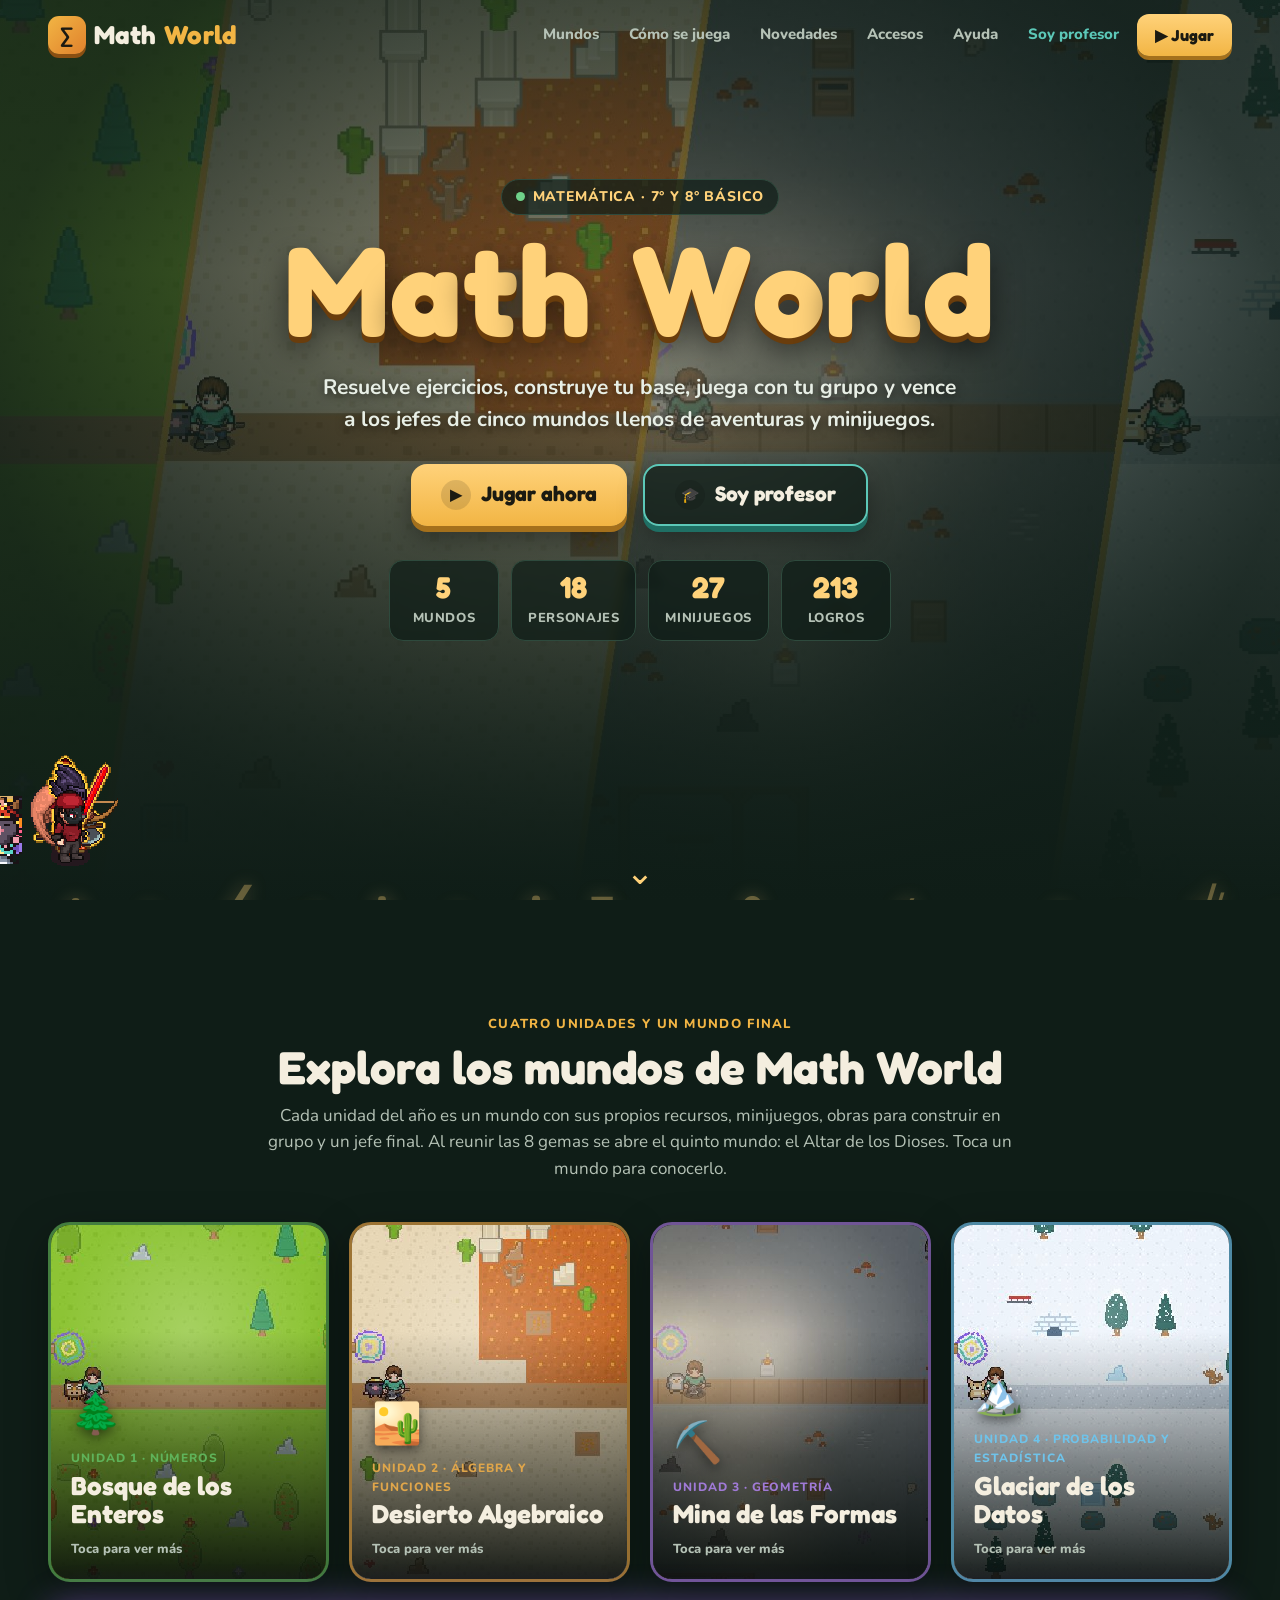
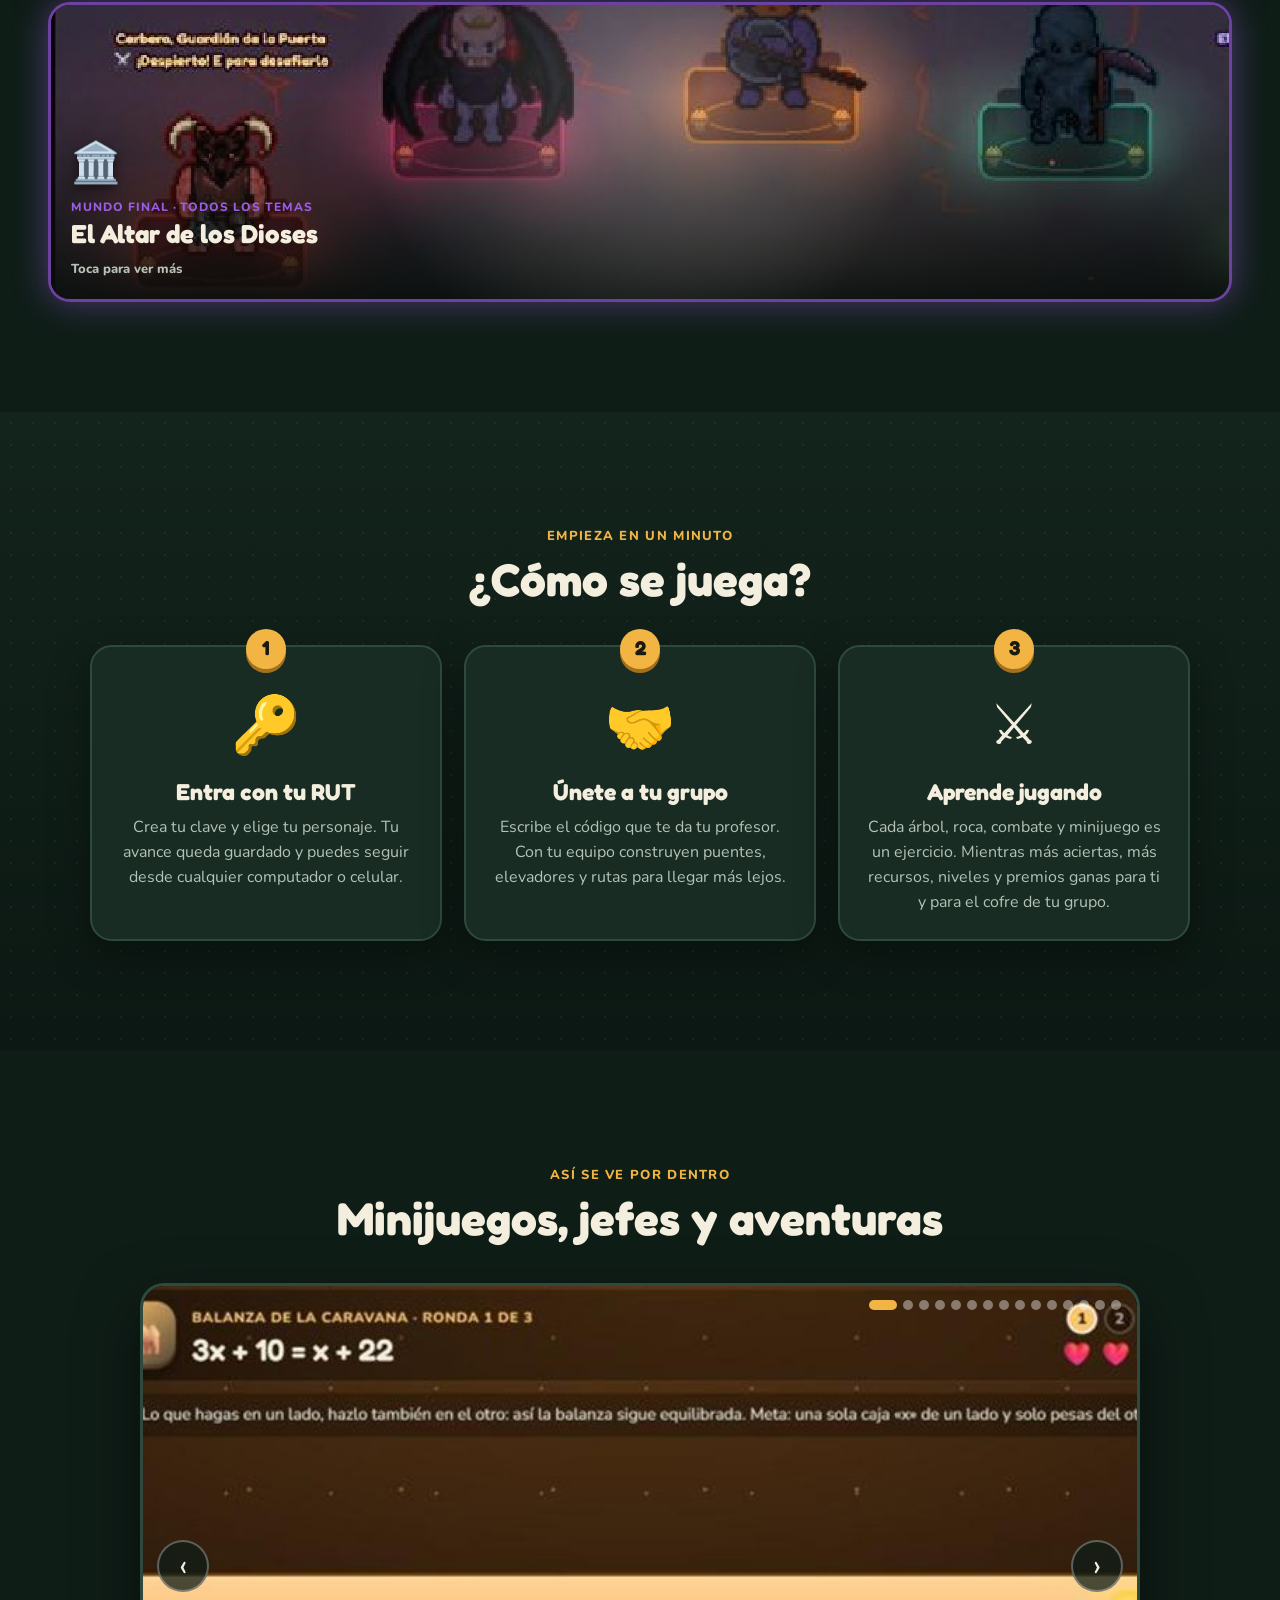
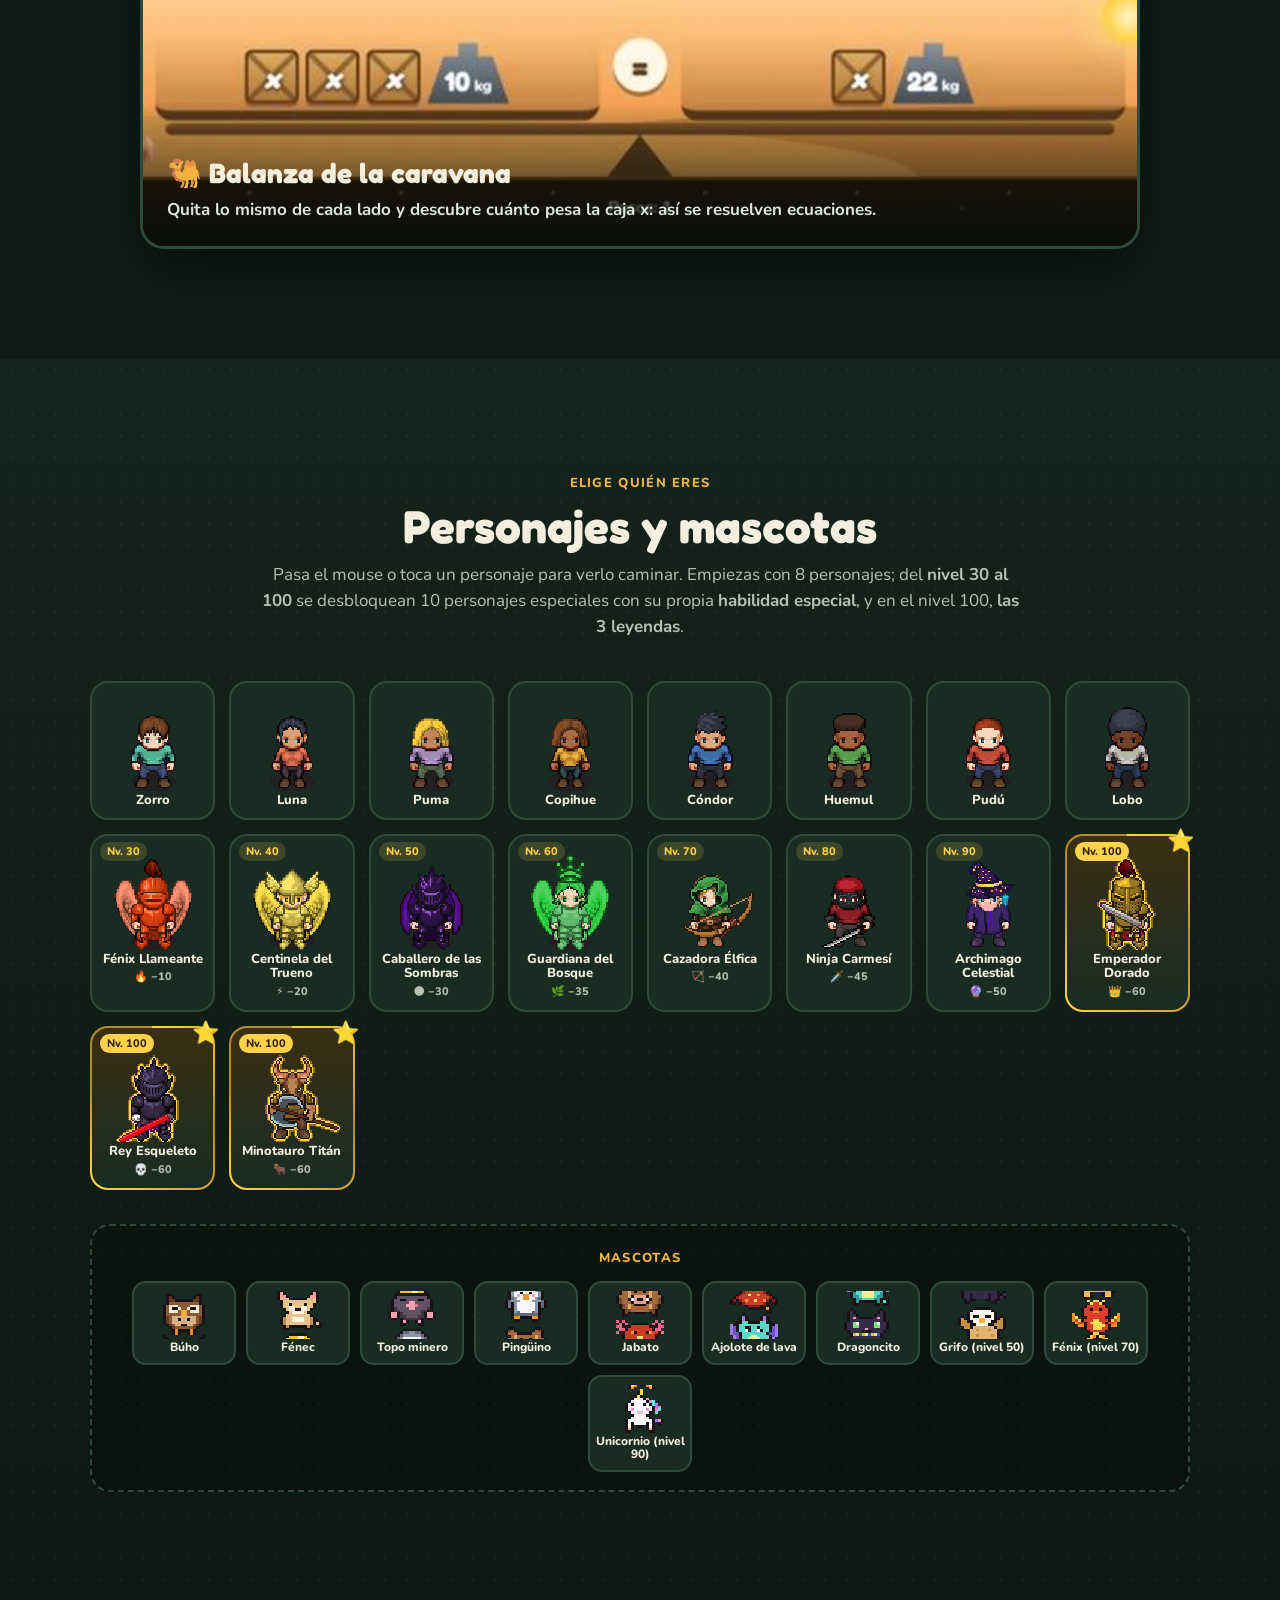
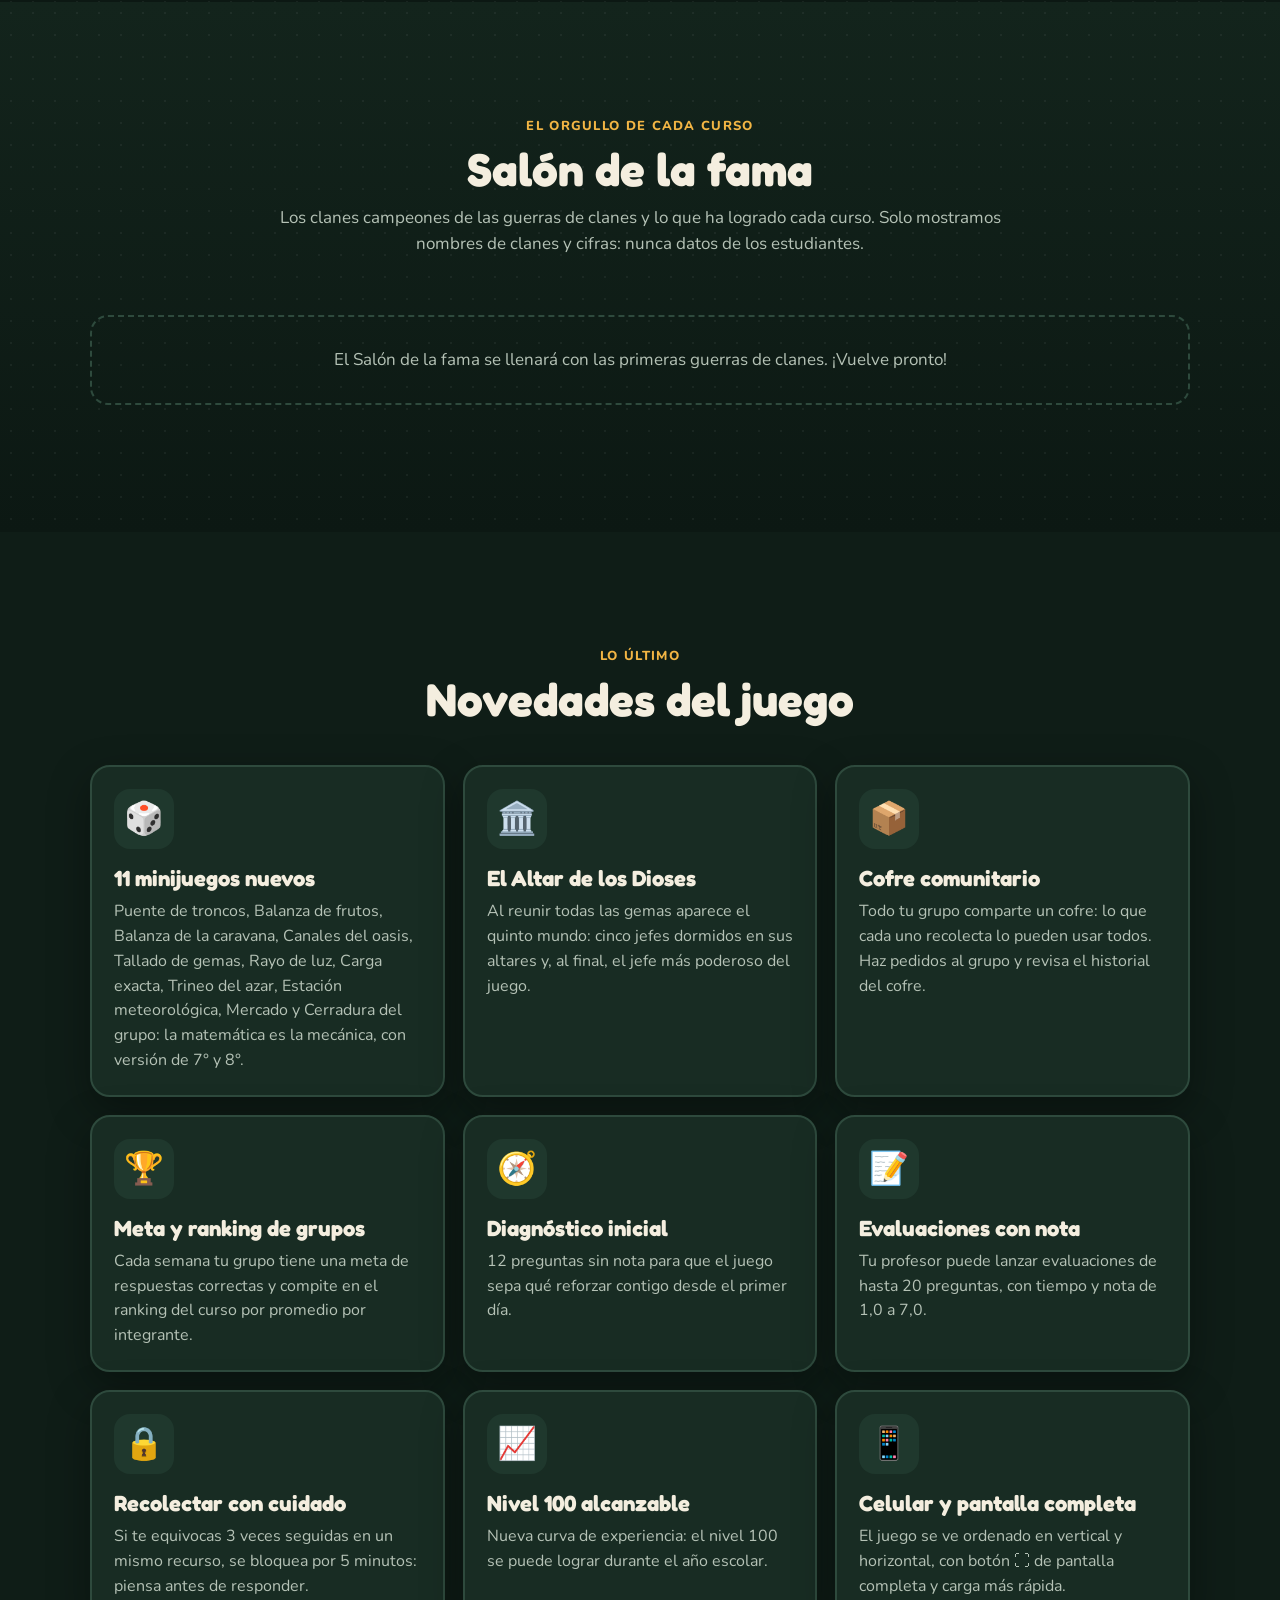
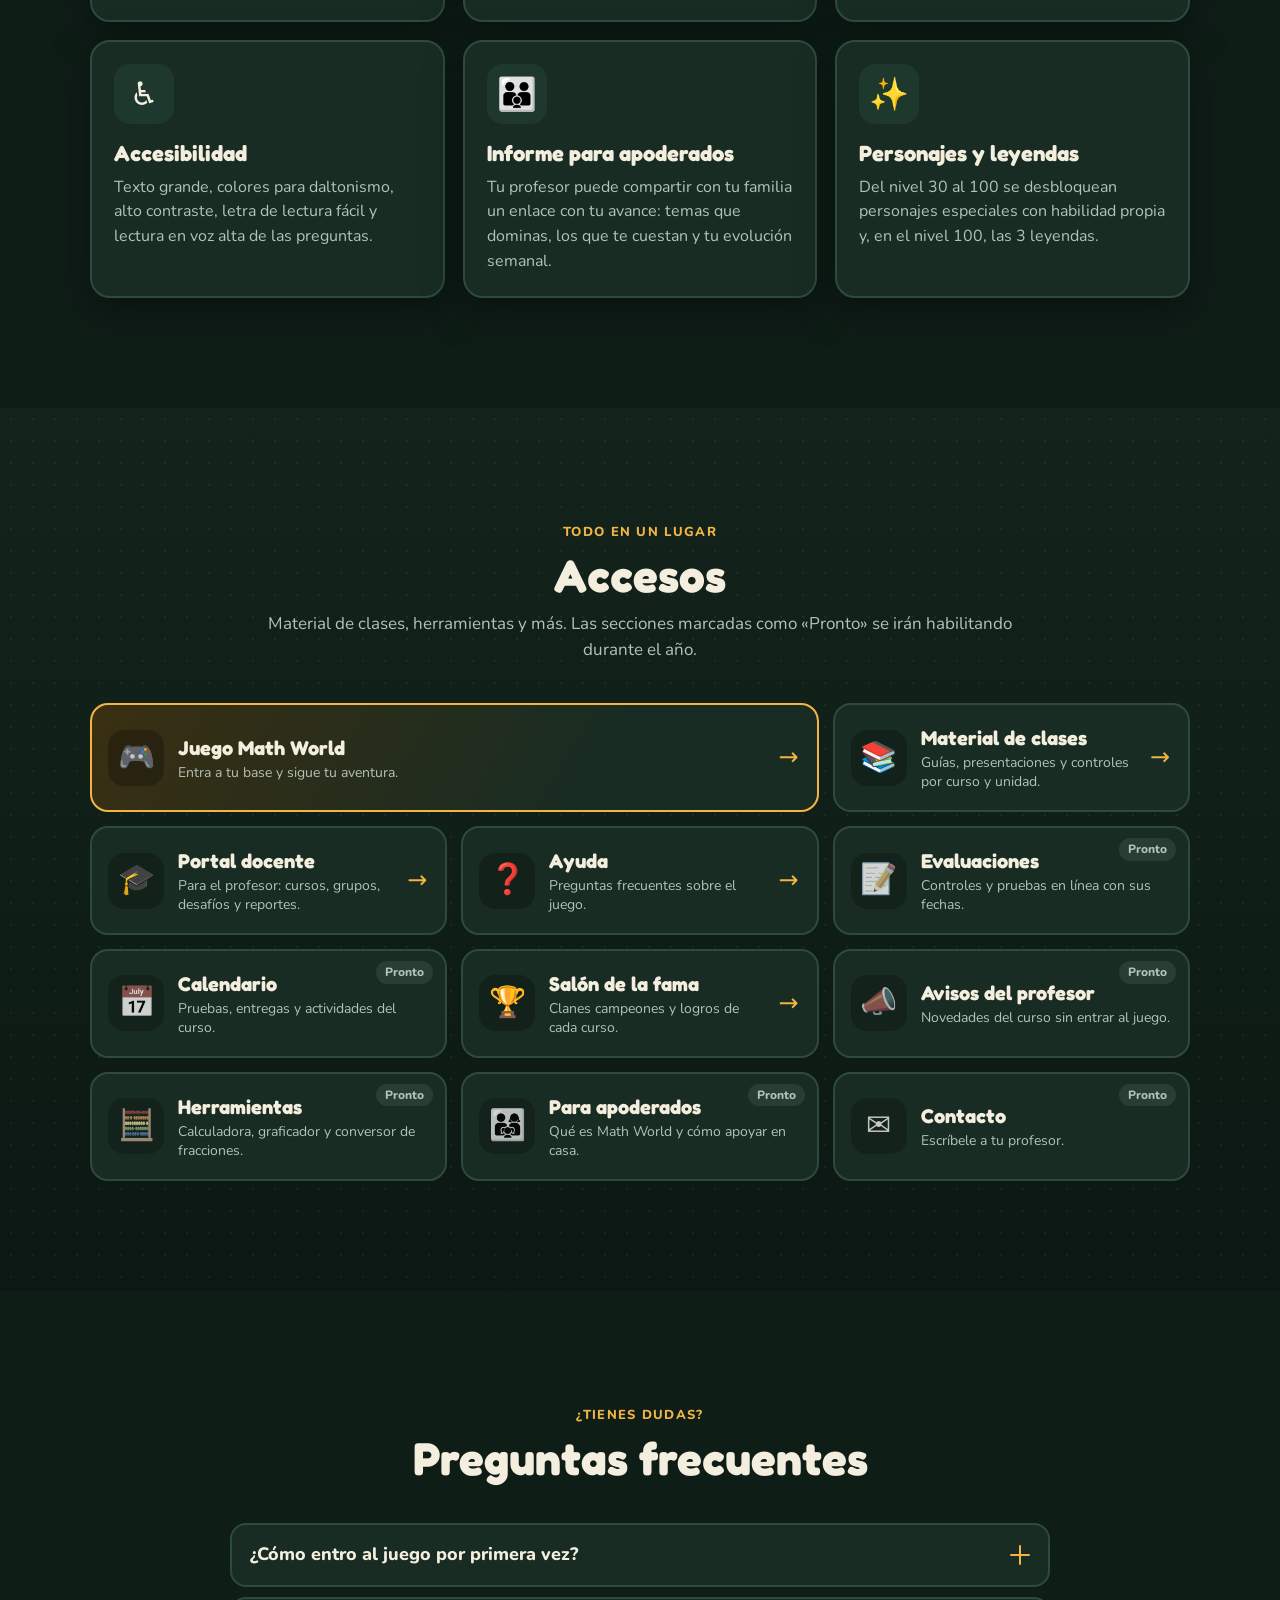
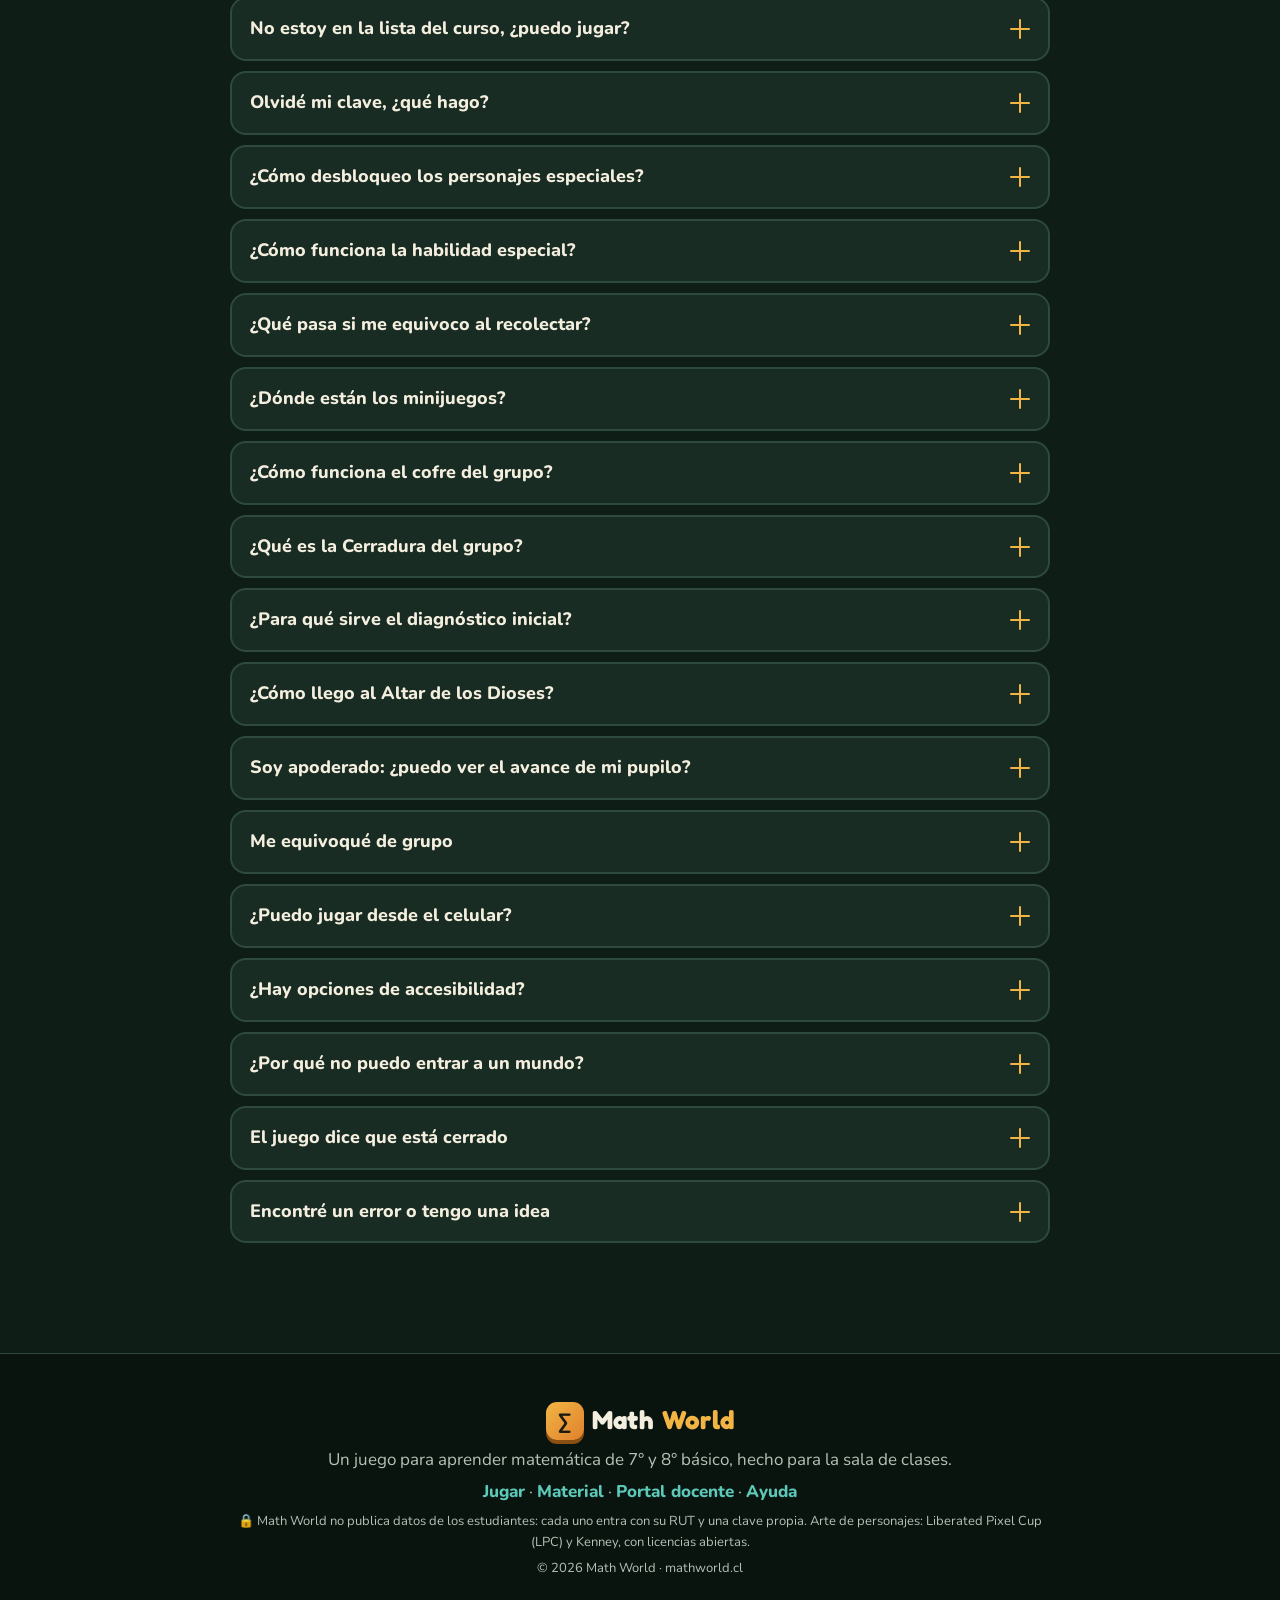
<file: index.html>
<!doctype html>
<html lang="es">
<head>
  <meta charset="utf-8">
  <meta name="viewport" content="width=device-width, initial-scale=1">
  <title>Math World · El juego de matemática de 7° y 8° básico</title>
  <link rel="icon" href="/favicon.svg" type="image/svg+xml">
  <link rel="icon" href="/favicon-32.png" sizes="32x32" type="image/png">
  <link rel="icon" href="/favicon.ico" sizes="any">
  <link rel="apple-touch-icon" href="/apple-touch-icon.png">
  <link rel="manifest" href="/site.webmanifest">
  <meta name="description" content="Math World: un mundo de aventuras para aprender matemática de 7° y 8° básico. Construye tu base, juega con tu grupo y vence a los jefes resolviendo ejercicios.">
  <meta name="theme-color" content="#0f1d17">
  <link rel="preconnect" href="https://fonts.googleapis.com">
  <link href="https://fonts.googleapis.com/css2?family=Fredoka:wght@500;600;700&family=Nunito:wght@400;600;700;800&display=swap" rel="stylesheet">
  <link rel="stylesheet" href="styles.css">
</head>
<body>
  <nav class="nav" id="nav">
    <a class="logo" href="#/" aria-label="Math World, inicio"><span class="logo-ico">∑</span>Math<span>World</span></a>
    <button type="button" class="nav-burger" id="nav-burger" aria-label="Abrir menú" aria-expanded="false"><i></i><i></i><i></i></button>
    <div class="nav-links" id="nav-links">
      <a class="nav-link" href="#mundos">Mundos</a>
      <a class="nav-link" href="#como">Cómo se juega</a>
      <a class="nav-link" href="#novedades">Novedades</a>
      <a class="nav-link" href="#accesos">Accesos</a>
      <a class="nav-link" href="#ayuda">Ayuda</a>
      <a class="nav-link nav-prof" href="juego/#docente">Soy profesor</a>
      <a class="btn btn-chico btn-brillo" href="juego/">▶ Jugar</a>
    </div>
  </nav>

  <div id="landing">
    <!-- ================= PORTADA ================= -->
    <header class="hero" id="hero">
      <div class="hero-fondo" id="hero-fondo" aria-hidden="true"></div>
      <div class="hero-velo" aria-hidden="true"></div>
      <div class="simbolos" id="simbolos" aria-hidden="true"></div>
      <div class="hero-body">
        <p class="kicker"><span class="punto-vivo"></span> Matemática · 7° y 8° básico</p>
        <h1 class="titulo-juego" aria-label="Math World">
          <span class="letras" id="letras">Math World</span>
        </h1>
        <p class="lead">Resuelve ejercicios, construye tu base, juega con tu grupo y vence a los jefes de cinco mundos llenos de aventuras y minijuegos.</p>
        <div class="cta">
          <a class="btn btn-grande btn-brillo" href="juego/"><span class="btn-ico">▶</span> Jugar ahora</a>
          <a class="btn btn-grande btn-sec" href="juego/#docente"><span class="btn-ico">🎓</span> Soy profesor</a>
        </div>
        <div class="contadores" aria-label="El juego en números">
          <!-- las cifras salen de juego/cifras.js (node herramientas/actualizar_cifras.js); data-contar es el respaldo -->
          <div><b data-contar="5" data-cifra="mundos">0</b><span>mundos</span></div>
          <div><b data-contar="18" data-cifra="personajes">0</b><span>personajes</span></div>
          <div><b data-contar="27" data-cifra="minijuegos">0</b><span>minijuegos</span></div>
          <div><b data-contar="213" data-cifra="logros">0</b><span>logros</span></div>
        </div>
      </div>
      <div class="desfile" id="desfile" aria-hidden="true"></div>
      <a class="bajar" href="#mundos" aria-label="Ver más">⌄</a>
    </header>

    <!-- ================= MUNDOS ================= -->
    <section class="seccion" id="mundos">
      <div class="cab-sec aparece">
        <span class="etq">Cuatro unidades y un mundo final</span>
        <h2>Explora los mundos de Math World</h2>
        <p>Cada unidad del año es un mundo con sus propios recursos, minijuegos, obras para construir en grupo y un jefe final. Al reunir las 8 gemas se abre el quinto mundo: el Altar de los Dioses. Toca un mundo para conocerlo.</p>
      </div>
      <div class="mundos" id="lista-mundos"></div>
    </section>

    <!-- ================= CÓMO SE JUEGA ================= -->
    <section class="seccion seccion-oscura" id="como">
      <div class="cab-sec aparece">
        <span class="etq">Empieza en un minuto</span>
        <h2>¿Cómo se juega?</h2>
      </div>
      <div class="pasos">
        <div class="paso aparece"><span class="paso-num">1</span><span class="paso-ico flota">🔑</span><h3>Entra con tu RUT</h3><p>Crea tu clave y elige tu personaje. Tu avance queda guardado y puedes seguir desde cualquier computador o celular.</p></div>
        <div class="paso aparece"><span class="paso-num">2</span><span class="paso-ico flota d1">🤝</span><h3>Únete a tu grupo</h3><p>Escribe el código que te da tu profesor. Con tu equipo construyen puentes, elevadores y rutas para llegar más lejos.</p></div>
        <div class="paso aparece"><span class="paso-num">3</span><span class="paso-ico flota d2">⚔️</span><h3>Aprende jugando</h3><p>Cada árbol, roca, combate y minijuego es un ejercicio. Mientras más aciertas, más recursos, niveles y premios ganas para ti y para el cofre de tu grupo.</p></div>
      </div>
    </section>

    <!-- ================= GALERÍA ================= -->
    <section class="seccion" id="galeria">
      <div class="cab-sec aparece">
        <span class="etq">Así se ve por dentro</span>
        <h2>Minijuegos, jefes y aventuras</h2>
      </div>
      <div class="carrusel aparece" id="carrusel" tabindex="0" aria-roledescription="carrusel" aria-label="Imágenes del juego">
        <div class="pista" id="pista"></div>
        <button type="button" class="car-btn izq" id="car-izq" aria-label="Anterior">‹</button>
        <button type="button" class="car-btn der" id="car-der" aria-label="Siguiente">›</button>
        <div class="car-puntos" id="car-puntos"></div>
      </div>
    </section>

    <!-- ================= PERSONAJES ================= -->
    <section class="seccion seccion-oscura" id="personajes">
      <div class="cab-sec aparece">
        <span class="etq">Elige quién eres</span>
        <h2>Personajes y mascotas</h2>
        <p>Pasa el mouse o toca un personaje para verlo caminar. Empiezas con 8 personajes; del <b>nivel 30 al 100</b> se desbloquean 10 personajes especiales con su propia <b>habilidad especial</b>, y en el nivel 100, <b>las 3 leyendas</b>.</p>
      </div>
      <div class="elenco" id="elenco"></div>
      <div class="corral aparece" id="corral"></div>
    </section>

    <!-- ================= SALÓN DE LA FAMA ================= -->
    <section class="seccion seccion-oscura" id="salon">
      <div class="cab-sec aparece">
        <span class="etq">El orgullo de cada curso</span>
        <h2>Salón de la fama</h2>
        <p>Los clanes campeones de las guerras de clanes y lo que ha logrado cada curso. Solo mostramos nombres de clanes y cifras: nunca datos de los estudiantes.</p>
      </div>
      <div class="salon" id="lista-salon"><p class="empty">Cargando…</p></div>
    </section>
    <!-- ================= NOVEDADES ================= -->
    <section class="seccion" id="novedades">
      <div class="cab-sec aparece">
        <span class="etq">Lo último</span>
        <h2>Novedades del juego</h2>
      </div>
      <div class="novedades" id="lista-novedades"></div>
    </section>

    <!-- ================= ACCESOS ================= -->
    <section class="seccion seccion-oscura" id="accesos">
      <div class="cab-sec aparece">
        <span class="etq">Todo en un lugar</span>
        <h2>Accesos</h2>
        <p>Material de clases, herramientas y más. Las secciones marcadas como «Pronto» se irán habilitando durante el año.</p>
      </div>
      <div class="accesos" id="lista-accesos"></div>
    </section>

    <!-- ================= AYUDA ================= -->
    <section class="seccion" id="ayuda">
      <div class="cab-sec aparece">
        <span class="etq">¿Tienes dudas?</span>
        <h2>Preguntas frecuentes</h2>
      </div>
      <div class="faq" id="faq"></div>
    </section>
  </div>

  <!-- ================= MATERIAL (curso / unidad) ================= -->
  <main id="app" class="wrap material" aria-live="polite" hidden></main>

  <footer class="footer">
    <div class="pie">
      <a class="logo" href="#/"><span class="logo-ico">∑</span>Math<span>World</span></a>
      <p>Un juego para aprender matemática de 7° y 8° básico, hecho para la sala de clases.</p>
      <p class="pie-links"><a href="juego/">Jugar</a> · <a href="#/material">Material</a> · <a href="juego/#docente">Portal docente</a> · <a href="#ayuda">Ayuda</a></p>
      <p class="nota-pie">🔒 Math World no publica datos de los estudiantes: cada uno entra con su RUT y una clave propia. Arte de personajes: Liberated Pixel Cup (LPC) y Kenney, con licencias abiertas.</p>
      <p class="nota-pie">© <span id="year"></span> Math World · mathworld.cl</p>
    </div>
  </footer>

  <div class="toast-web" id="toast-web" role="status" aria-live="polite"></div>
  <script src="juego/config.js"></script>
  <script src="juego/cifras.js"></script>
  <script src="app.js"></script>
</body>
</html>
</file>
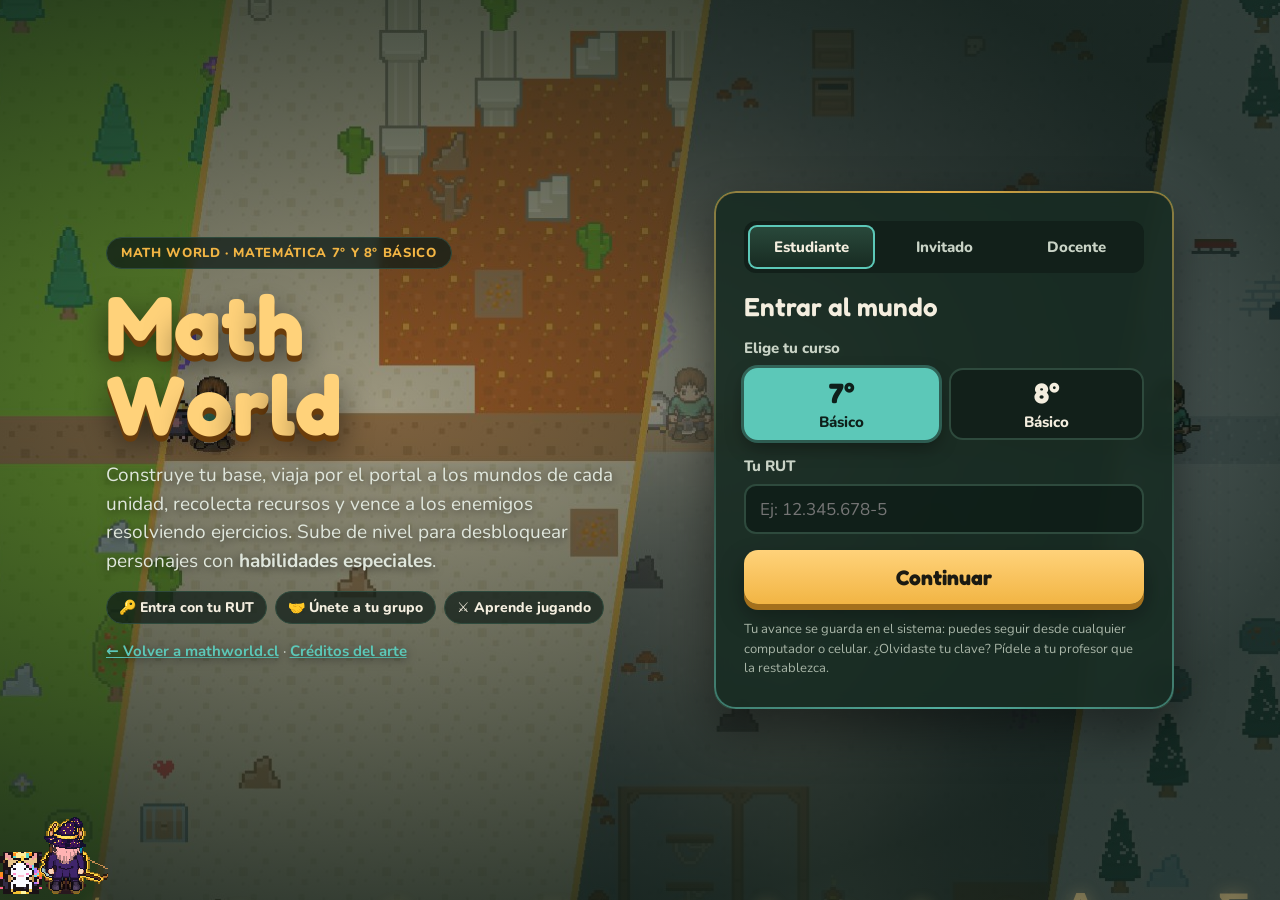
<file: juego/index.html>
<!doctype html>
<html lang="es">
<head>
  <meta charset="utf-8">
  <meta name="viewport" content="width=device-width, initial-scale=1, viewport-fit=cover">
  <title>Math World · El juego</title>
  <link rel="icon" href="/favicon.svg" type="image/svg+xml">
  <link rel="icon" href="/favicon-32.png" sizes="32x32" type="image/png">
  <link rel="icon" href="/favicon.ico" sizes="any">
  <link rel="apple-touch-icon" href="/apple-touch-icon.png">
  <link rel="manifest" href="juego.webmanifest">
  <meta name="mobile-web-app-capable" content="yes">
  <meta name="apple-mobile-web-app-capable" content="yes">
  <meta name="apple-mobile-web-app-status-bar-style" content="black-translucent">
  <meta name="apple-mobile-web-app-title" content="Math World">
  <meta name="theme-color" content="#0f1d17">
  <meta name="description" content="Juego de mundo abierto para aprender matemáticas de 7° y 8° básico: explora, recolecta recursos resolviendo desafíos y mejora a tu personaje.">
  <link rel="preconnect" href="https://fonts.googleapis.com">
  <link href="https://fonts.googleapis.com/css2?family=Fredoka:wght@500;600;700&family=Lexend:wght@400;600;700&family=Nunito:wght@400;600;700;800&family=Pixelify+Sans:wght@500;700&display=swap" rel="stylesheet">
  <link rel="stylesheet" href="juego.css">
</head>
<body>
  <div id="juego" aria-label="Mundo del juego"></div>

  <!-- ===== Ingreso ===== -->
  <section id="ingreso">
    <div class="ing-fondo" id="ing-fondo" aria-hidden="true"></div>
    <div class="ing-velo" aria-hidden="true"></div>
    <div class="ing-simbolos" id="ing-simbolos" aria-hidden="true"></div>
    <div class="ing-desfile" id="ing-desfile" aria-hidden="true"></div>
    <div class="ingreso-wrap">
      <div class="ingreso-intro">
        <span class="chip">MATH WORLD · MATEMÁTICA 7° Y 8° BÁSICO</span>
        <h1 class="ing-titulo" aria-label="Math World"><span class="ing-letras">Math</span><br><span class="ing-letras">World</span></h1>
        <p>Construye tu base, viaja por el portal a los mundos de cada unidad, recolecta recursos y vence a los enemigos resolviendo ejercicios. Sube de nivel para desbloquear personajes con <b>habilidades especiales</b>.</p>
        <div class="ing-pasos" aria-hidden="true"><span>🔑 Entra con tu RUT</span><span>🤝 Únete a tu grupo</span><span>⚔️ Aprende jugando</span></div>
        <p style="font-size: 15px"><a href="../">← Volver a mathworld.cl</a> · <a href="creditos.html">Créditos del arte</a></p>
      </div>

      <div class="form">
        <div class="pestanas solo-nube" role="tablist">
          <button type="button" role="tab" data-pestana="estudiante" aria-selected="true">Estudiante</button>
          <button type="button" role="tab" data-pestana="invitado" aria-selected="false">Invitado</button>
          <button type="button" role="tab" data-pestana="docente" aria-selected="false">Docente</button>
        </div>

        <form id="form-estudiante" novalidate>
          <h2>Entrar al mundo</h2>
          <fieldset>
            <legend>Elige tu curso</legend>
            <div class="cursos">
              <button type="button" class="opcion" data-nivel="7" aria-pressed="true"><strong>7°</strong>Básico</button>
              <button type="button" class="opcion" data-nivel="8" aria-pressed="false"><strong>8°</strong>Básico</button>
            </div>
          </fieldset>

          <div class="campo solo-nube">
            <label for="rut">Tu RUT</label>
            <input id="rut" type="text" inputmode="text" autocomplete="off" placeholder="Ej: 12.345.678-5">
          </div>

          <div id="bloque-clave" class="oculto">
            <p class="saludo" id="saludo"></p>
            <div class="campo oculto" id="codigo-fila">
              <label for="codigo">Código de primer ingreso <small>(te lo entrega tu profesor)</small></label>
              <input id="codigo" type="text" autocomplete="off" autocapitalize="characters" spellcheck="false" maxlength="8" placeholder="Ej: K7P2QX" style="text-transform: uppercase; letter-spacing: 2px">
            </div>
            <div class="campo">
              <label for="clave">Clave</label>
              <input id="clave" type="password" autocomplete="current-password" maxlength="40">
            </div>
            <div class="campo" id="confirmar-fila">
              <label for="clave2">Repite tu clave</label>
              <input id="clave2" type="password" autocomplete="new-password" maxlength="40">
            </div>
          </div>

          <div class="campo solo-local oculto">
            <label for="apodo">Tu apodo en el juego</label>
            <input id="apodo" type="text" maxlength="16" autocomplete="off" placeholder="Sin tu nombre real, ej: ZorroVeloz">
          </div>

          <fieldset id="bloque-pj" class="oculto">
            <legend>Elige tu personaje</legend>
            <div class="personajes" id="personajes"></div>
          </fieldset>

          <p class="error oculto" id="error-ingreso" role="alert"></p>
          <button type="submit" class="btn-principal btn-brillo" id="btn-entrar">Continuar</button>
          <p class="nota solo-nube">Tu avance se guarda en el sistema: puedes seguir desde cualquier computador o celular. ¿Olvidaste tu clave? Pídele a tu profesor que la restablezca.</p>
          <p class="nota solo-local oculto">El inicio de sesión con RUT aún no está activado: por ahora tu avance se guarda solo en este navegador.</p>
        </form>

        <form id="form-invitado" class="oculto" novalidate>
          <h2>Jugar como invitado</h2>
          <div class="inv-modos" role="tablist" aria-label="Opciones de invitado">
            <button type="button" role="tab" data-imodo="entrar" aria-selected="true">Ya tengo usuario</button>
            <button type="button" role="tab" data-imodo="nuevo" aria-selected="false">Pedir acceso</button>
          </div>
          <p class="nota" id="inv-intro">Entra con el usuario y la clave que creaste al pedir acceso.</p>
          <div class="campo inv-nuevo oculto">
            <label for="inv-nombre">Tu nombre</label>
            <input id="inv-nombre" type="text" maxlength="40" autocomplete="name" placeholder="Ej: Camila Rojas">
          </div>
          <div class="campo">
            <label for="inv-usuario">Usuario</label>
            <input id="inv-usuario" type="text" maxlength="16" autocomplete="username" autocapitalize="none" spellcheck="false" placeholder="Ej: camila.r">
          </div>
          <fieldset class="inv-nuevo oculto">
            <legend>¿Qué ejercicios quieres?</legend>
            <div class="cursos">
              <button type="button" class="opcion" data-inivel="7" aria-pressed="true"><strong>7°</strong>Básico</button>
              <button type="button" class="opcion" data-inivel="8" aria-pressed="false"><strong>8°</strong>Básico</button>
            </div>
          </fieldset>
          <div class="campo">
            <label for="inv-clave">Clave</label>
            <input id="inv-clave" type="password" maxlength="40" autocomplete="current-password">
          </div>
          <div class="campo inv-nuevo oculto">
            <label for="inv-clave2">Repite tu clave</label>
            <input id="inv-clave2" type="password" maxlength="40" autocomplete="new-password">
          </div>
          <fieldset id="inv-bloque-pj" class="oculto">
            <legend>Elige tu personaje</legend>
            <div class="personajes" id="inv-personajes"></div>
          </fieldset>
          <div class="inv-espera oculto" id="inv-espera" role="status" aria-live="polite"></div>
          <p class="error oculto" id="error-invitado" role="alert"></p>
          <button type="submit" class="btn-principal btn-brillo" id="btn-invitado">Entrar al mundo</button>
          <p class="nota">La sala de invitados es un solo grupo de hasta 10 jugadores. Tu profesor debe aprobar tu acceso antes de que puedas jugar.</p>
        </form>

        <form id="form-docente" class="oculto" novalidate>
          <h2>Portal docente</h2>
          <p class="nota">Revisa quién está conectado y el progreso de cada estudiante de 7° y 8° básico.</p>
          <div class="campo">
            <label for="rut-docente">RUT</label>
            <input id="rut-docente" type="text" autocomplete="username">
          </div>
          <div class="campo">
            <label for="codigo-docente">Código</label>
            <input id="codigo-docente" type="password" inputmode="numeric" autocomplete="current-password">
          </div>
          <p class="error oculto" id="error-docente" role="alert"></p>
          <button type="submit" class="btn-principal btn-brillo">Entrar al portal</button>
        </form>
      </div>
    </div>
  </section>

  <!-- ===== HUD ===== -->
  <div id="hud" class="oculto">
    <div class="tarjeta-pj">
      <div class="foto" id="hud-foto" role="img" aria-label="Tu personaje"></div>
      <div class="datos">
        <div class="titulo-pj oculto" id="hud-titulo"></div>
        <div class="fila"><span id="hud-apodo"></span><span class="nivel" id="hud-nivel"></span></div>
        <div class="corazones" id="hud-vida" role="img"></div>
        <div class="barra" title="Experiencia"><i id="hud-xpbar" style="width: 0%"></i></div>
      </div>
    </div>
    <div class="zona-actual" id="hud-zona"></div>
    <div class="zona-actual coop oculto" id="hud-coop" role="status"></div>
    <div class="hud-misiones" id="hud-misiones" role="region" aria-label="Tus misiones"></div>
    <div class="hud-misiones hud-guerra oculto" id="hud-guerra" role="region" aria-label="Guerra de clanes"></div>
    <div class="recursos" id="hud-recursos"></div>
    <div class="aviso oculto" id="aviso"><kbd>E</kbd><span id="aviso-txt"></span></div>
    <div class="herramientas" id="hud-herramientas"></div>
    <div class="desafio oculto" id="desafio" role="status" aria-live="polite">
      <span class="ico" aria-hidden="true"></span>
      <div class="txt"><strong class="nom"></strong><span class="det"></span><div class="bar"><i></i></div></div>
      <span class="reloj"></span>
      <button type="button" class="btn-des oculto">¡Entrar!</button>
    </div>
    <div class="desafio-cuenta oculto" id="desafio-cuenta" aria-hidden="true"><small></small><b></b></div>
    <div class="aviso-jefe oculto" id="aviso-jefe" role="alert"><b>¡El jefe ha aparecido!</b><span>Búscalo y derrótalo</span><small></small></div>
    <button type="button" class="btn-sonido apagado" id="btn-sonido" aria-label="Ajustes de sonido">🔇</button>
    <div class="panel-sonido oculto" id="panel-sonido" role="dialog" aria-label="Sonido">
      <button type="button" class="btn pri" data-s="on">🔊 Activar sonido</button>
      <button type="button" class="fila-son" data-s="musica" role="switch" aria-checked="true"><span>🎵 Música</span><i></i></button>
      <button type="button" class="fila-son" data-s="efectos" role="switch" aria-checked="true"><span>💥 Efectos</span><i></i></button>
      <button type="button" class="fila-son" id="son-voz" role="switch" aria-checked="false"><span>🗣️ Leer preguntas</span><i></i></button>
      <small class="son-sep">Accesibilidad</small>
      <button type="button" class="fila-son" id="op-texto" role="switch" aria-checked="false"><span>🔠 Texto grande</span><i></i></button>
      <button type="button" class="fila-son" id="op-dalto" role="switch" aria-checked="false"><span>🎨 Colores para daltonismo</span><i></i></button>
      <button type="button" class="fila-son" id="op-contraste" role="switch" aria-checked="false"><span>◐ Alto contraste</span><i></i></button>
      <button type="button" class="fila-son" id="op-lectura" role="switch" aria-checked="false"><span>📖 Letra de lectura fácil</span><i></i></button>
      <button type="button" class="fila-son" id="op-liviano" role="switch" aria-checked="false"><span>🐢 Modo liviano</span><i></i></button>
      <button type="button" class="fila-son" id="op-voz" role="switch" aria-checked="false"><span>🗣️ Leer preguntas en voz alta</span><i></i></button>
      <button type="button" class="fila-son" id="op-quieto" role="switch" aria-checked="false"><span>🫨 Sin sacudidas de pantalla</span><i></i></button>
      <label class="vol"><span>Volumen</span><input type="range" min="5" max="100" value="60" aria-label="Volumen"></label>
      <small>En la sala de clases, usa audífonos.</small>
    </div>
    <div class="minimapa oculto" id="minimapa" role="img" aria-label="Minimapa del mundo" title="Minimapa (clic para agrandar)">
      <canvas id="mm-cv" width="200" height="140"></canvas>
      <div class="mm-pie"><span id="mm-zona"></span><span id="mm-alerta" class="oculto"></span></div>
      <div class="mm-leyenda" id="mm-leyenda" aria-hidden="true"></div>
    </div>
    <div class="btns-redondos">
      <button type="button" class="btn-red" id="btn-chat" aria-label="Chat con emoticones y frases (tecla T)" aria-expanded="false" title="Chat (T)">💬</button>
      <button type="button" class="btn-red" id="btn-reportar" aria-label="Reportar un problema" title="Reportar un problema">⚠️</button>
      <button type="button" class="btn-red" id="btn-novedades" aria-label="Novedades e ideas" title="Novedades e ideas">💡</button>
      <button type="button" class="btn-red" id="btn-pantalla" aria-label="Pantalla completa" aria-pressed="false" title="Pantalla completa">⛶</button>
    </div>
    <button type="button" class="btn-pantalla-m" id="btn-pantalla-m" aria-label="Pantalla completa" aria-pressed="false">⛶</button>
    <div class="panel-chat oculto" id="panel-chat" role="dialog" aria-label="Chat del grupo"></div>
    <button type="button" class="btn-menu" id="btn-menu" aria-label="Menú del juego" aria-expanded="false">☰</button>
    <div class="menu-movil oculto" id="menu-movil" role="dialog" aria-label="Menú del juego"></div>
    <button type="button" class="btn-portal oculto" id="btn-portal">← Portal docente</button>
    <div class="botones">
      <button type="button" class="btn-hud" id="btn-base"><img class="px" src="assets/iconos/fogata.png" alt="">Fabricar <kbd>B</kbd></button>
      <button type="button" class="btn-hud" id="btn-decorar"><img class="px" src="assets/iconos/cofre.png" alt="">Decorar <kbd>G</kbd></button>
      <button type="button" class="btn-hud" id="btn-equipo"><img class="px" src="assets/iconos/espada.png" alt="">Equipo <kbd>Q</kbd></button>
      <button type="button" class="btn-hud" id="btn-misiones"><img class="px" src="assets/iconos/monedas.png" alt="">Misiones <kbd>N</kbd></button>
      <button type="button" class="btn-hud" id="btn-logros"><img class="px" src="assets/iconos/trofeo.png" alt="">Logros <kbd>L</kbd></button>
      <button type="button" class="btn-hud" id="btn-mapa"><img class="px" src="assets/iconos/cristal.png" alt="">Avance <kbd>M</kbd></button>
      <button type="button" class="btn-hud" id="btn-progreso"><img class="px" src="assets/iconos/gema.png" alt="">Progreso <kbd>P</kbd></button>
    </div>
  </div>

  <div id="tactil" class="oculto">
    <div class="palanca" id="palanca" aria-hidden="true"><i></i></div>
    <button type="button" class="btn-accion" id="btn-accion">Acción</button>
  </div>

  <div class="capa oculto" id="capa" role="dialog" aria-modal="true" aria-labelledby="modal-titulo">
    <div class="modal" id="modal"></div>
  </div>
  <div id="toast" class="oculto" role="status"></div>

  <script src="assets/vendor/phaser.min.js"></script>
  <script src="config.js"></script>
  <script src="nube.js"></script>
  <script src="coop.js"></script>
  <script src="preguntas.js"></script>
  <script src="preguntas_u234.js"></script>
  <script src="preguntas_ext.js"></script>
  <script src="preguntas_mas.js"></script>
  <script src="figuras.js"></script>
  <script src="banco_7.js"></script>
  <script src="banco_8.js"></script>
  <script src="banco.js"></script>
  <script src="desafios.js"></script>
  <script src="guerra.js"></script>
  <script src="sonido.js"></script>
  <script src="datos.js"></script>
  <script src="cinematicas.js"></script>
  <script src="juego.js"></script>
  <script src="minijuegos.js"></script>
  <script src="pareja.js"></script>
  <script src="arcade.js"></script>
  <script src="ayudas.js"></script>
</body>
</html>
</file>
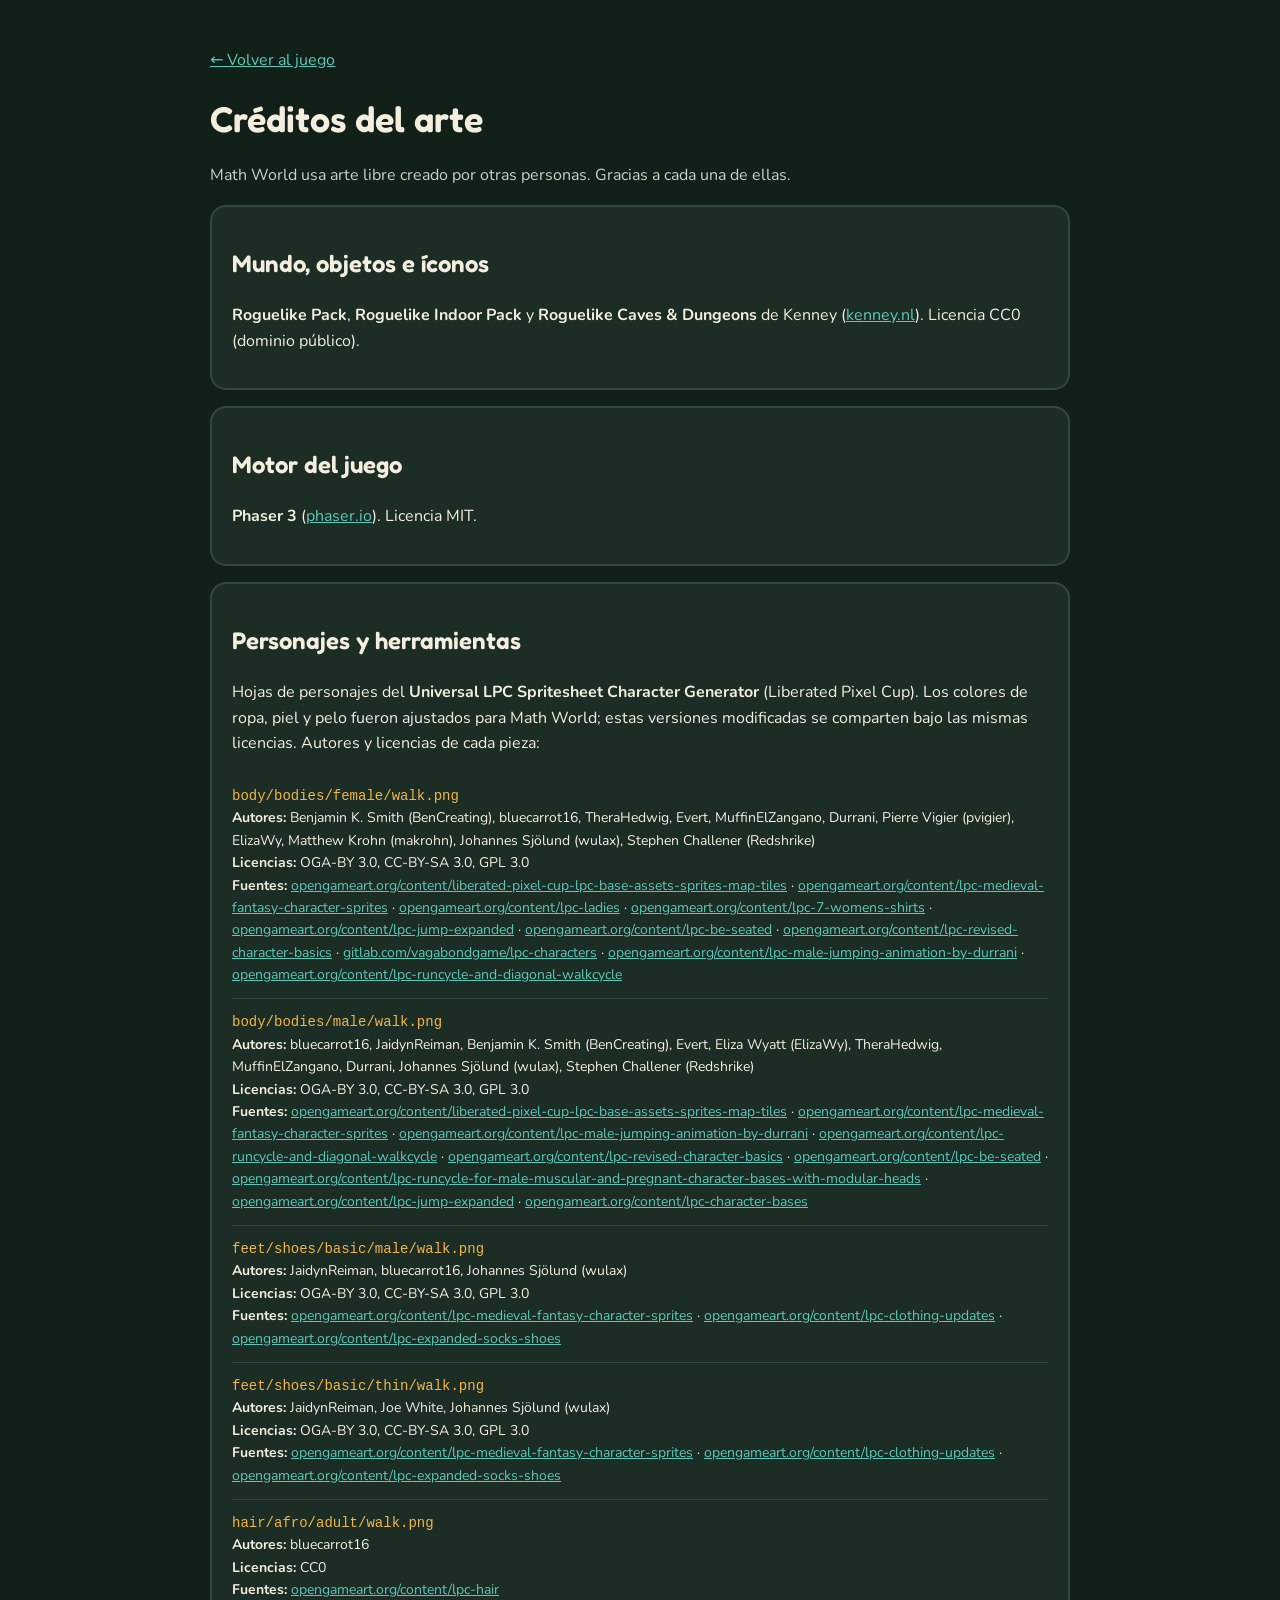
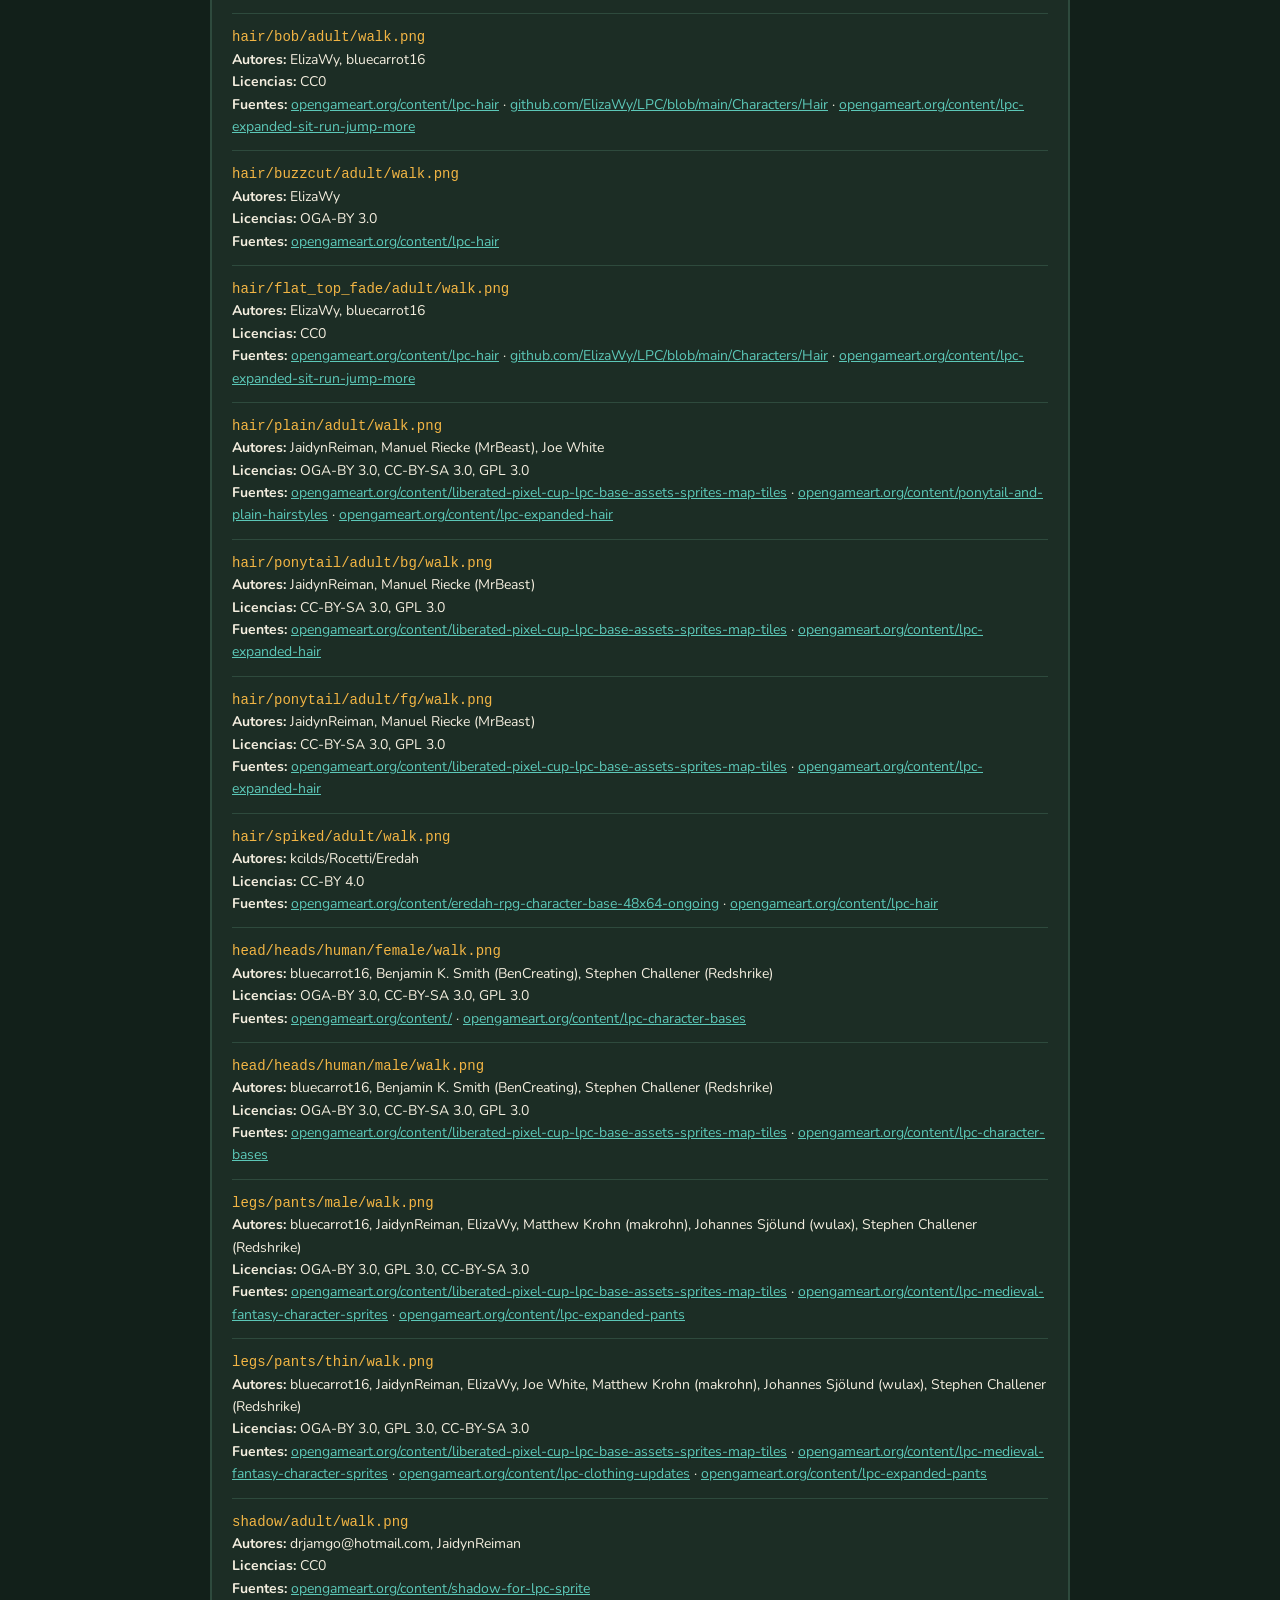
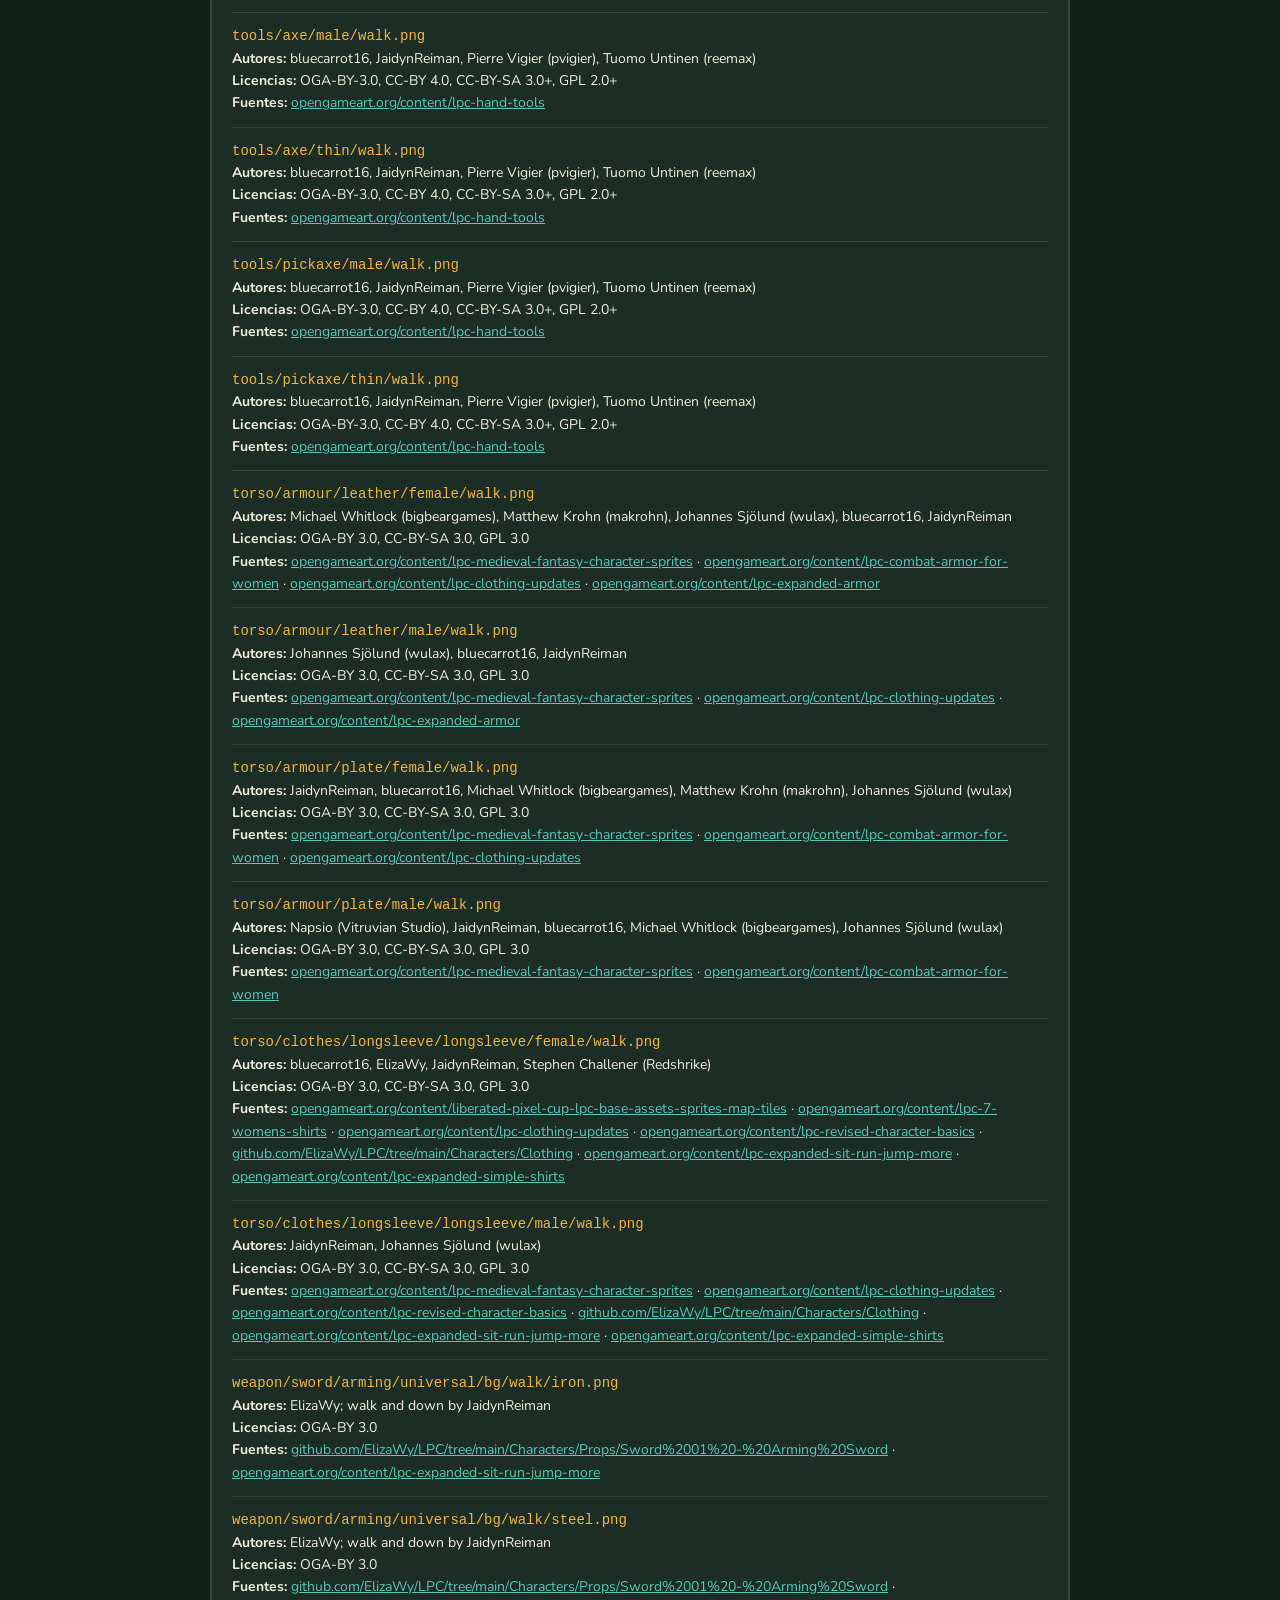
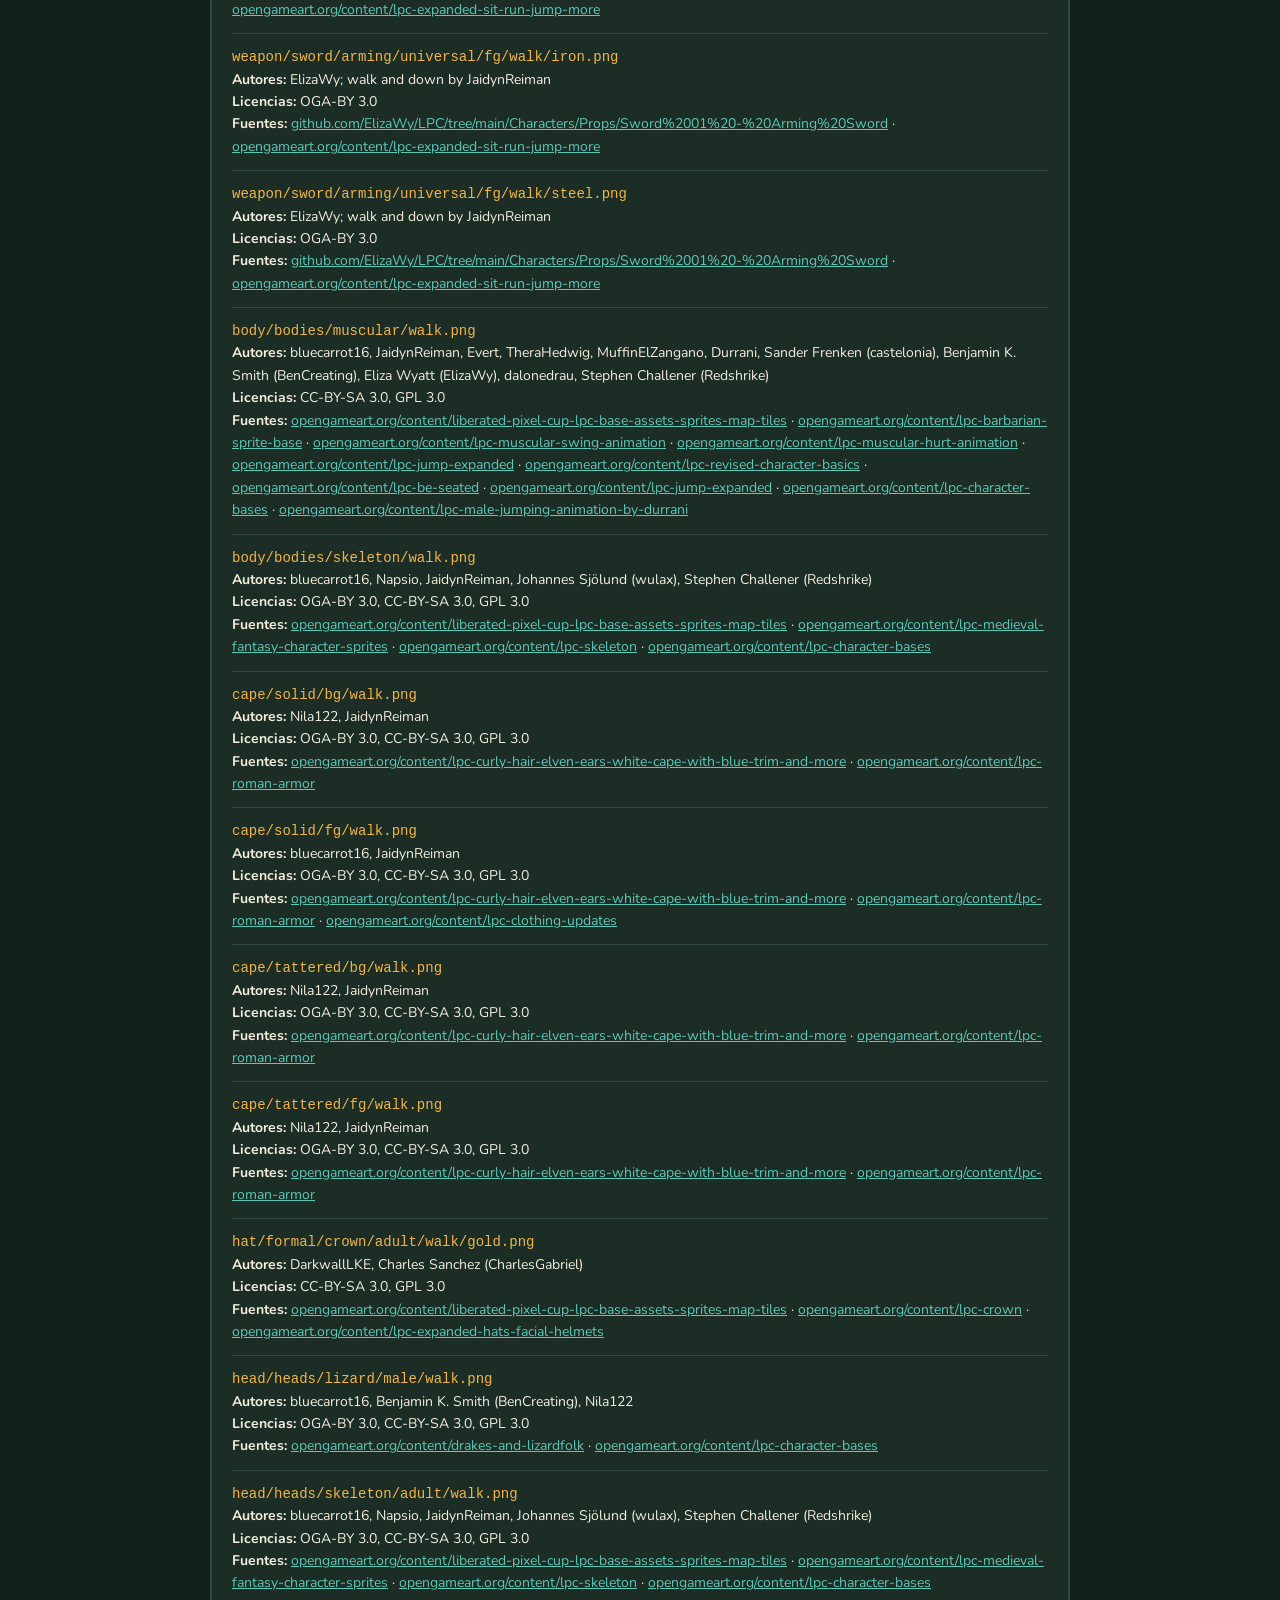
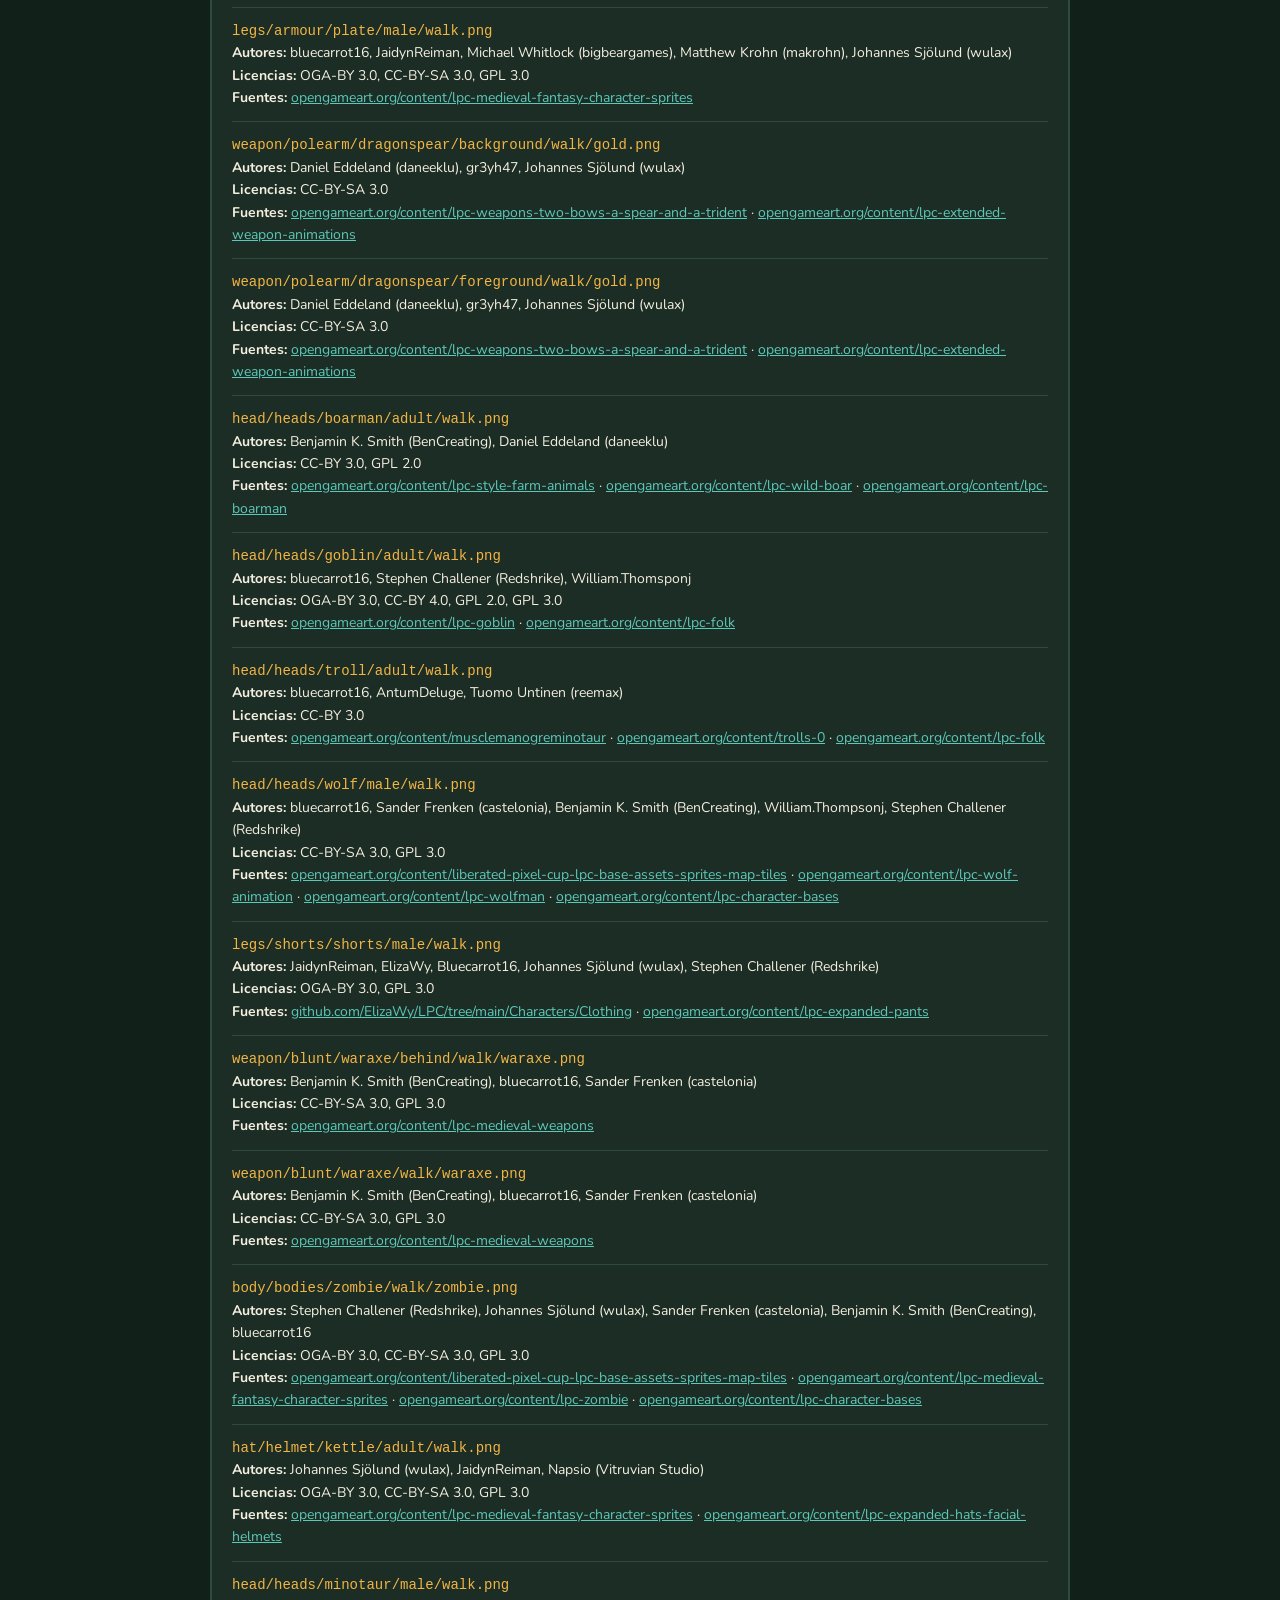
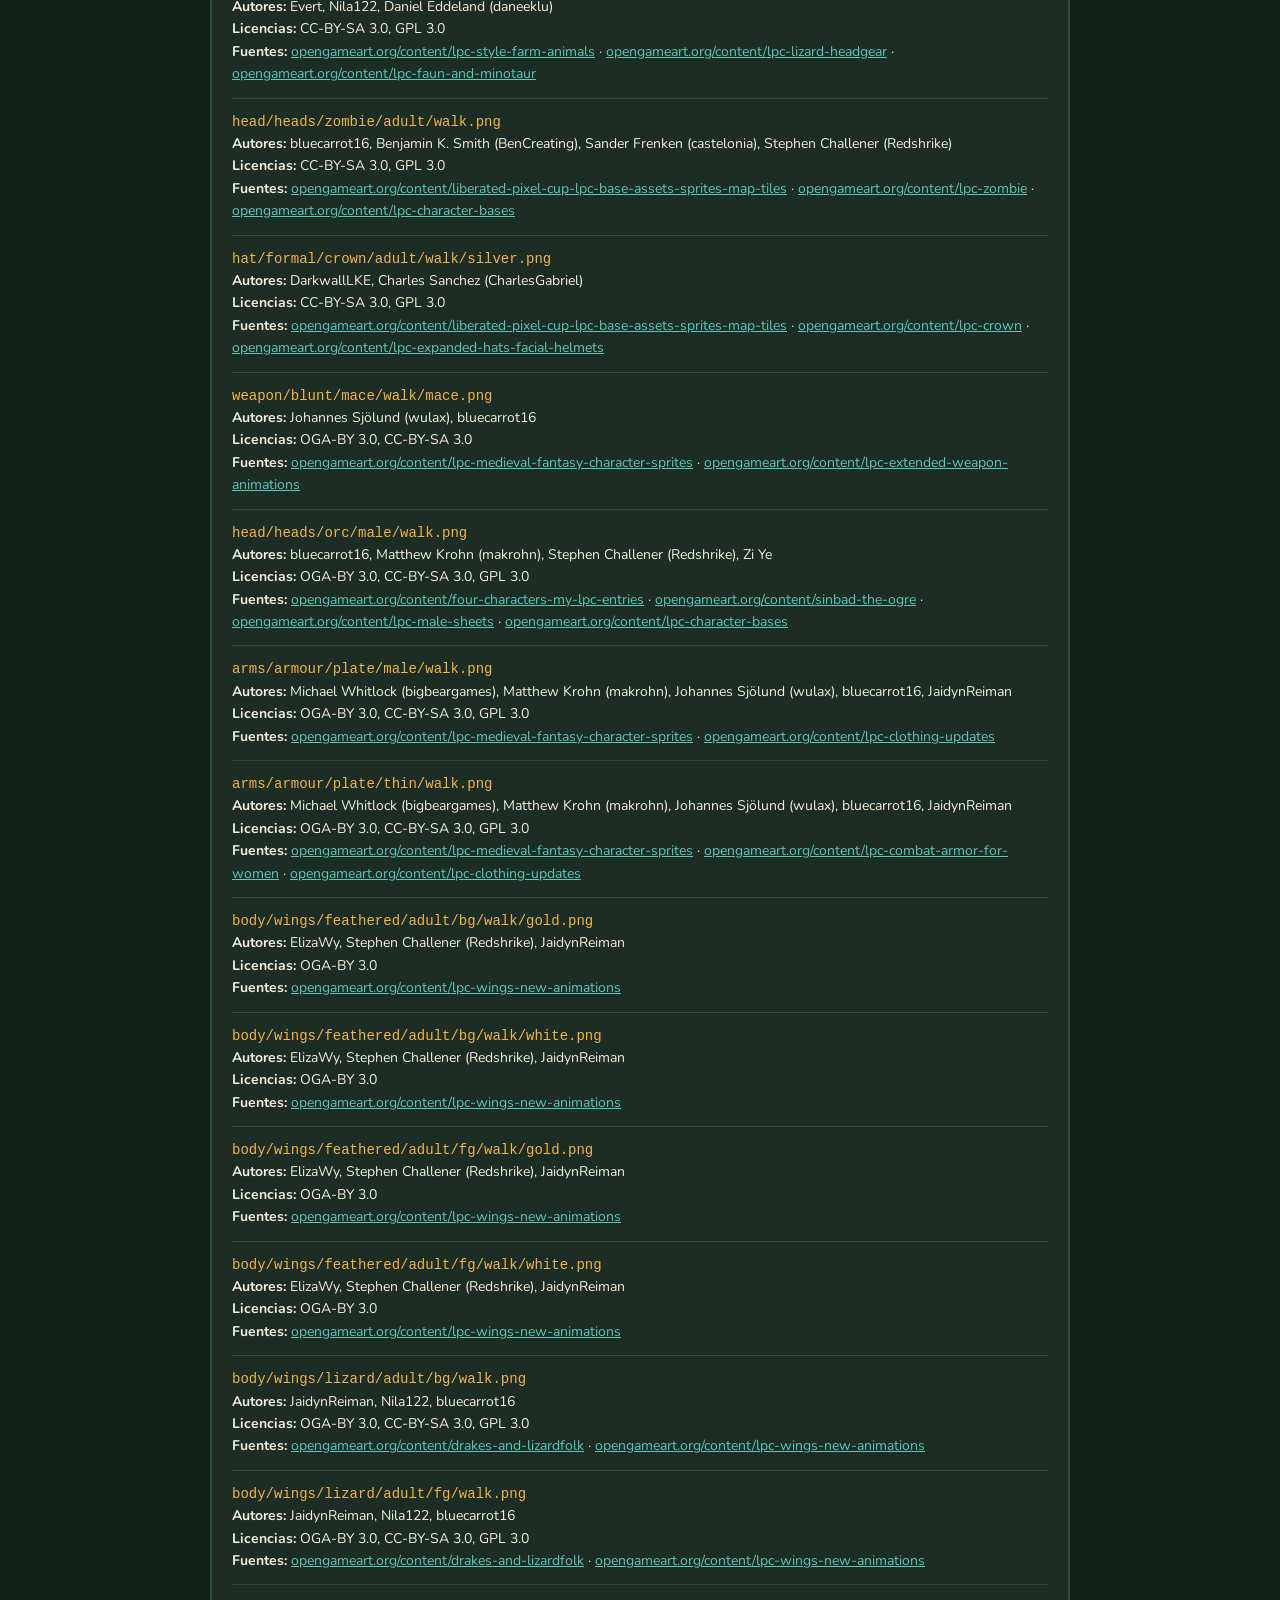
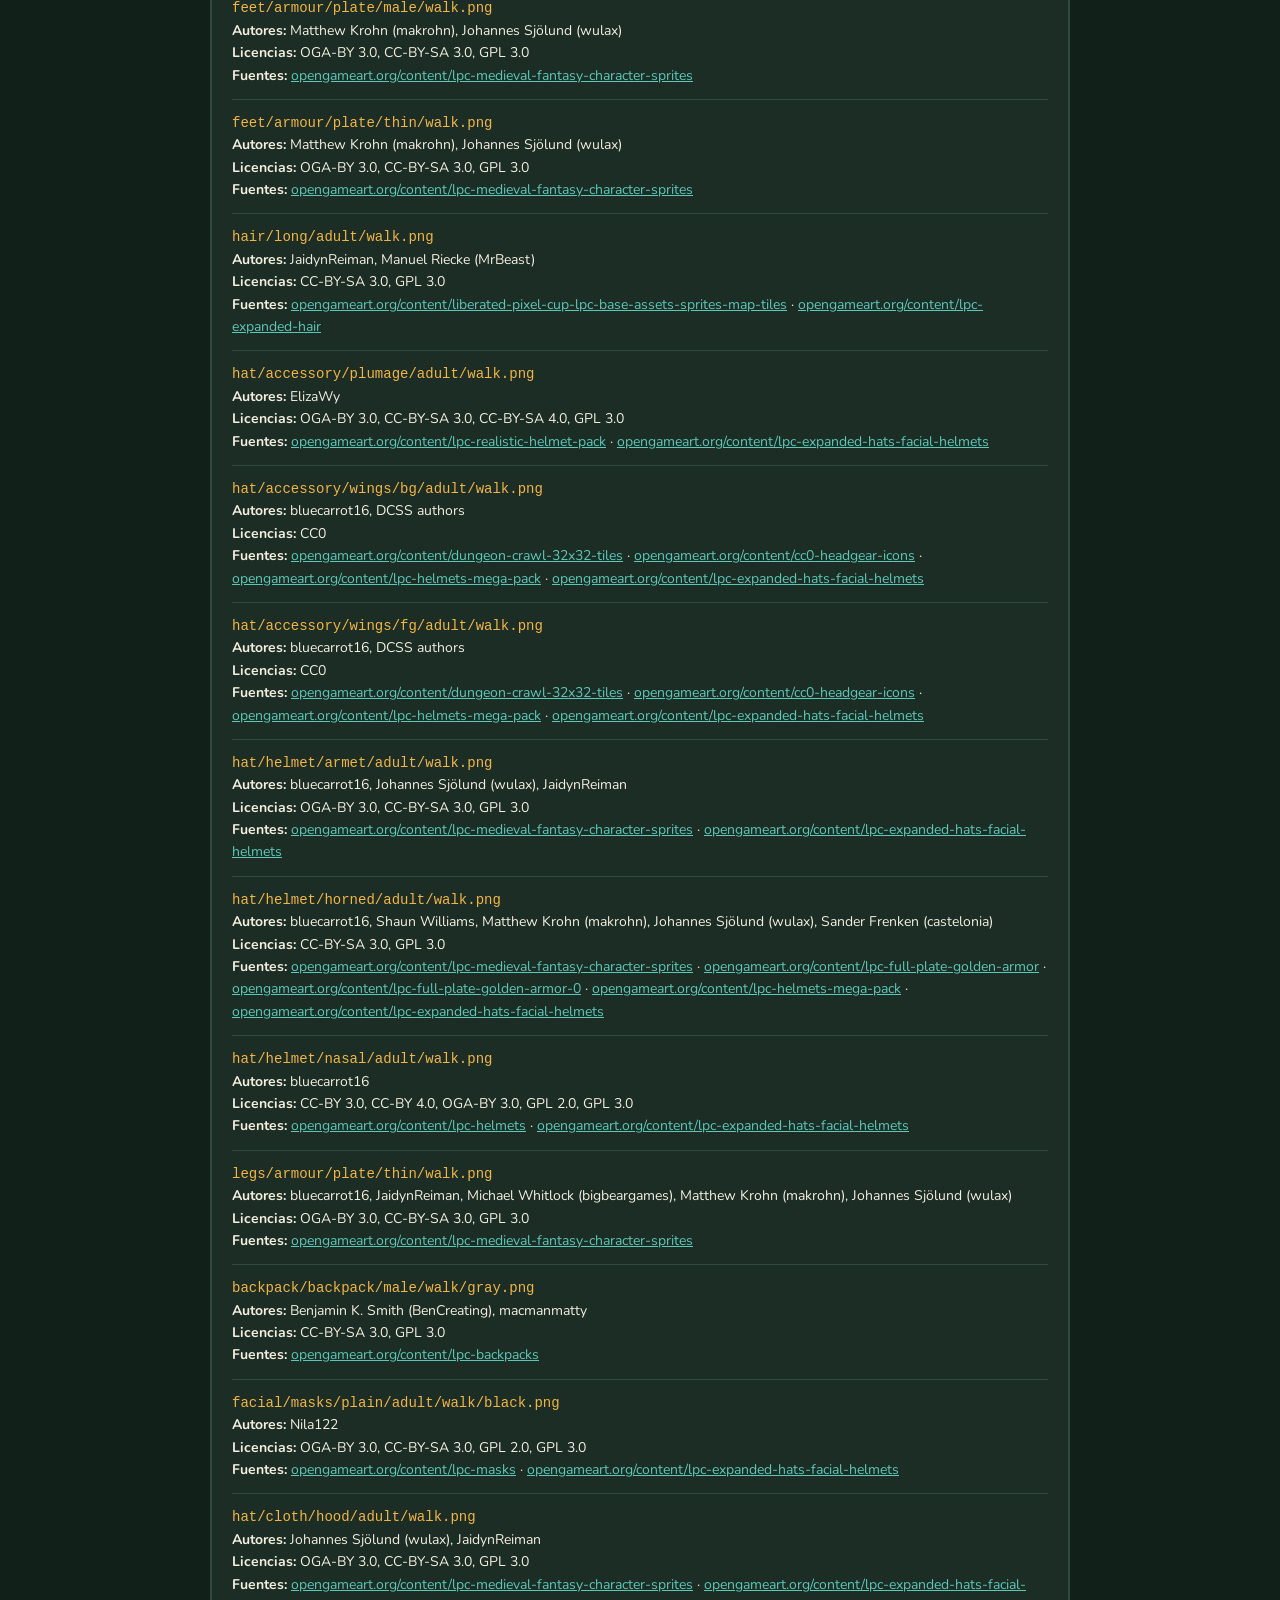
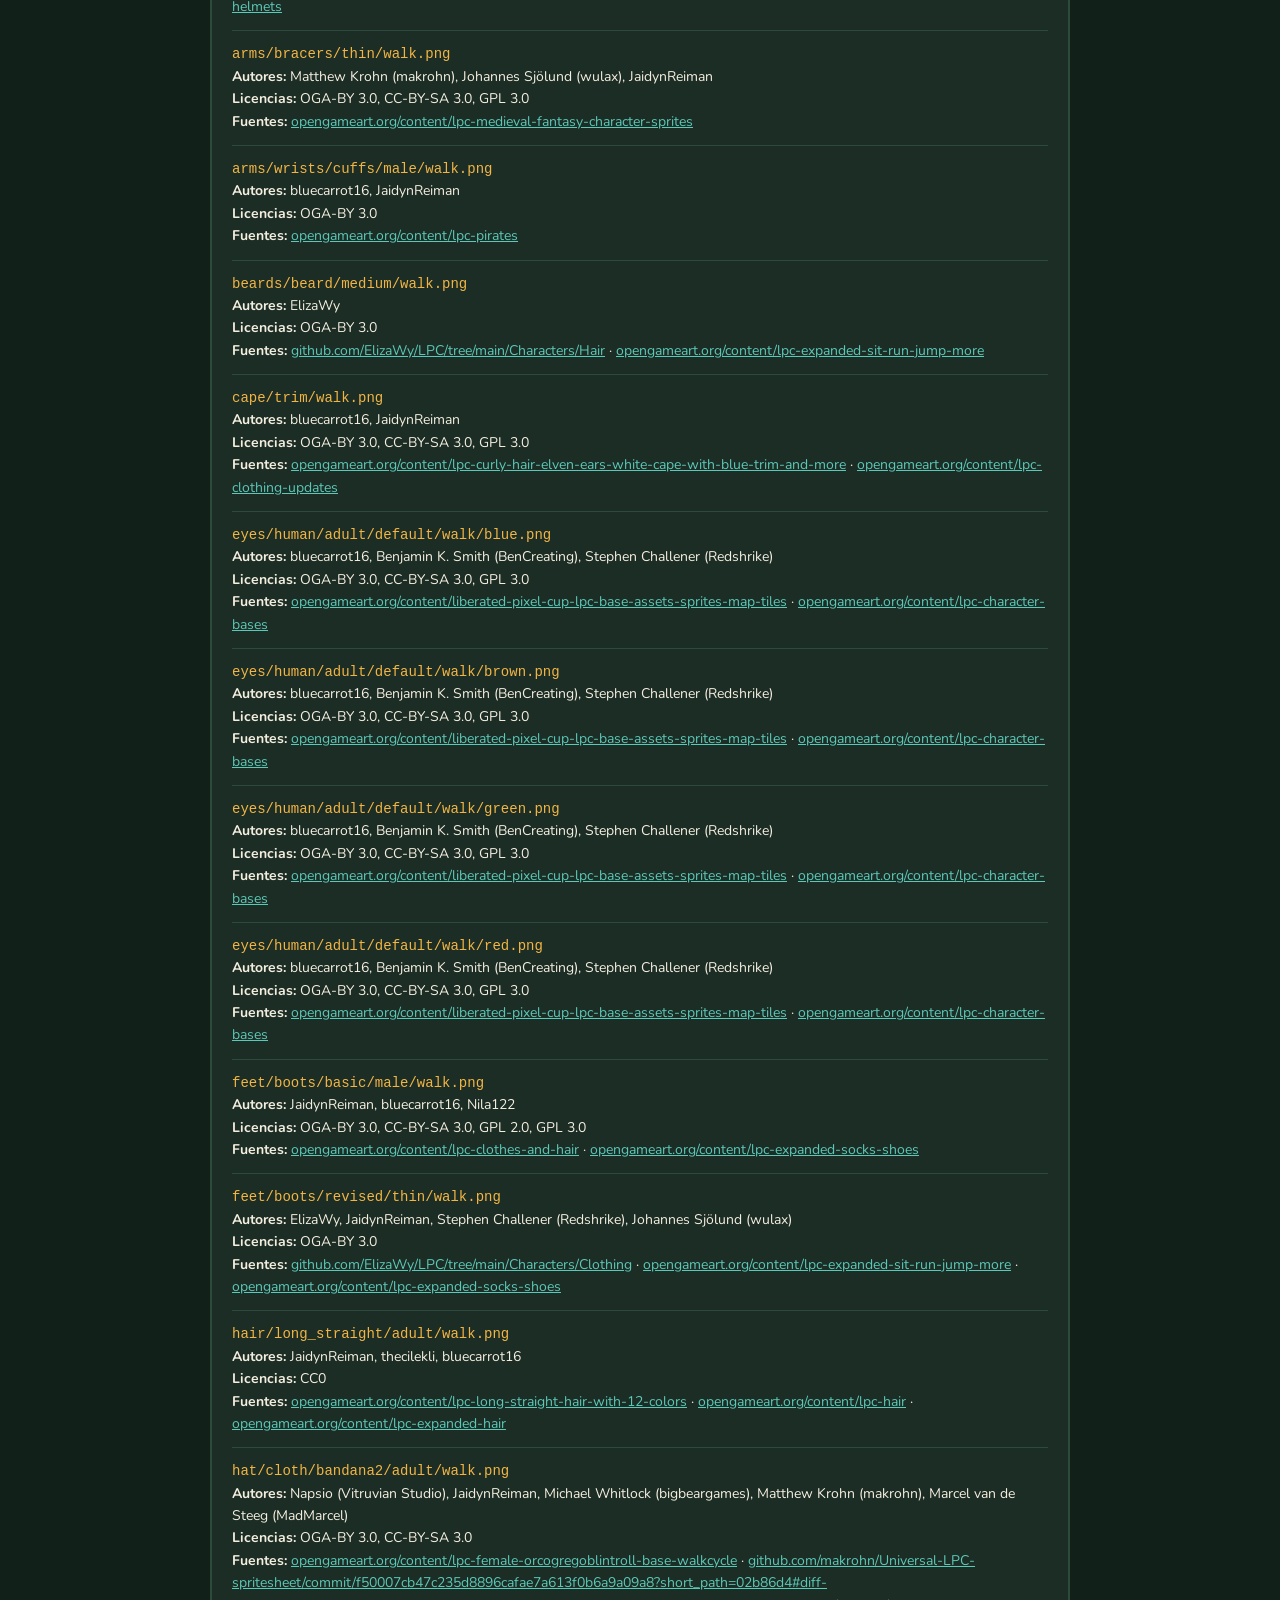
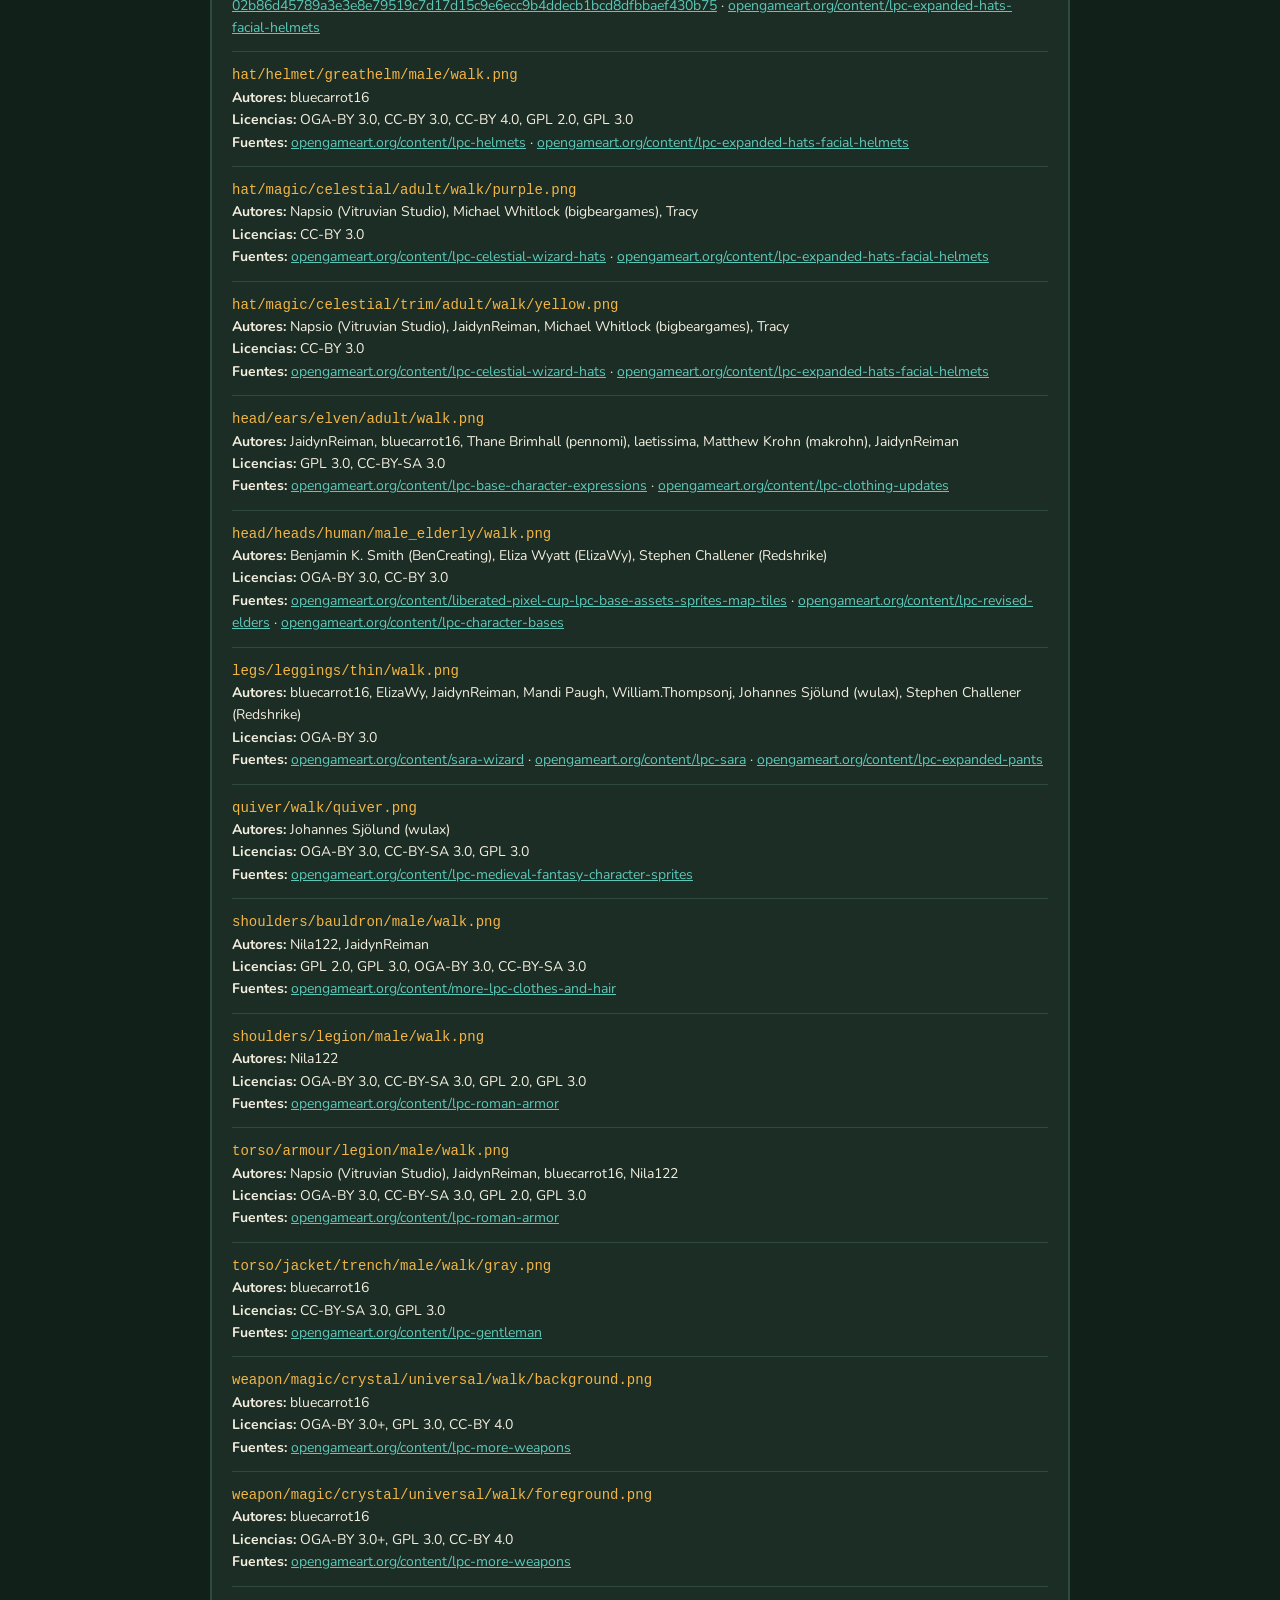
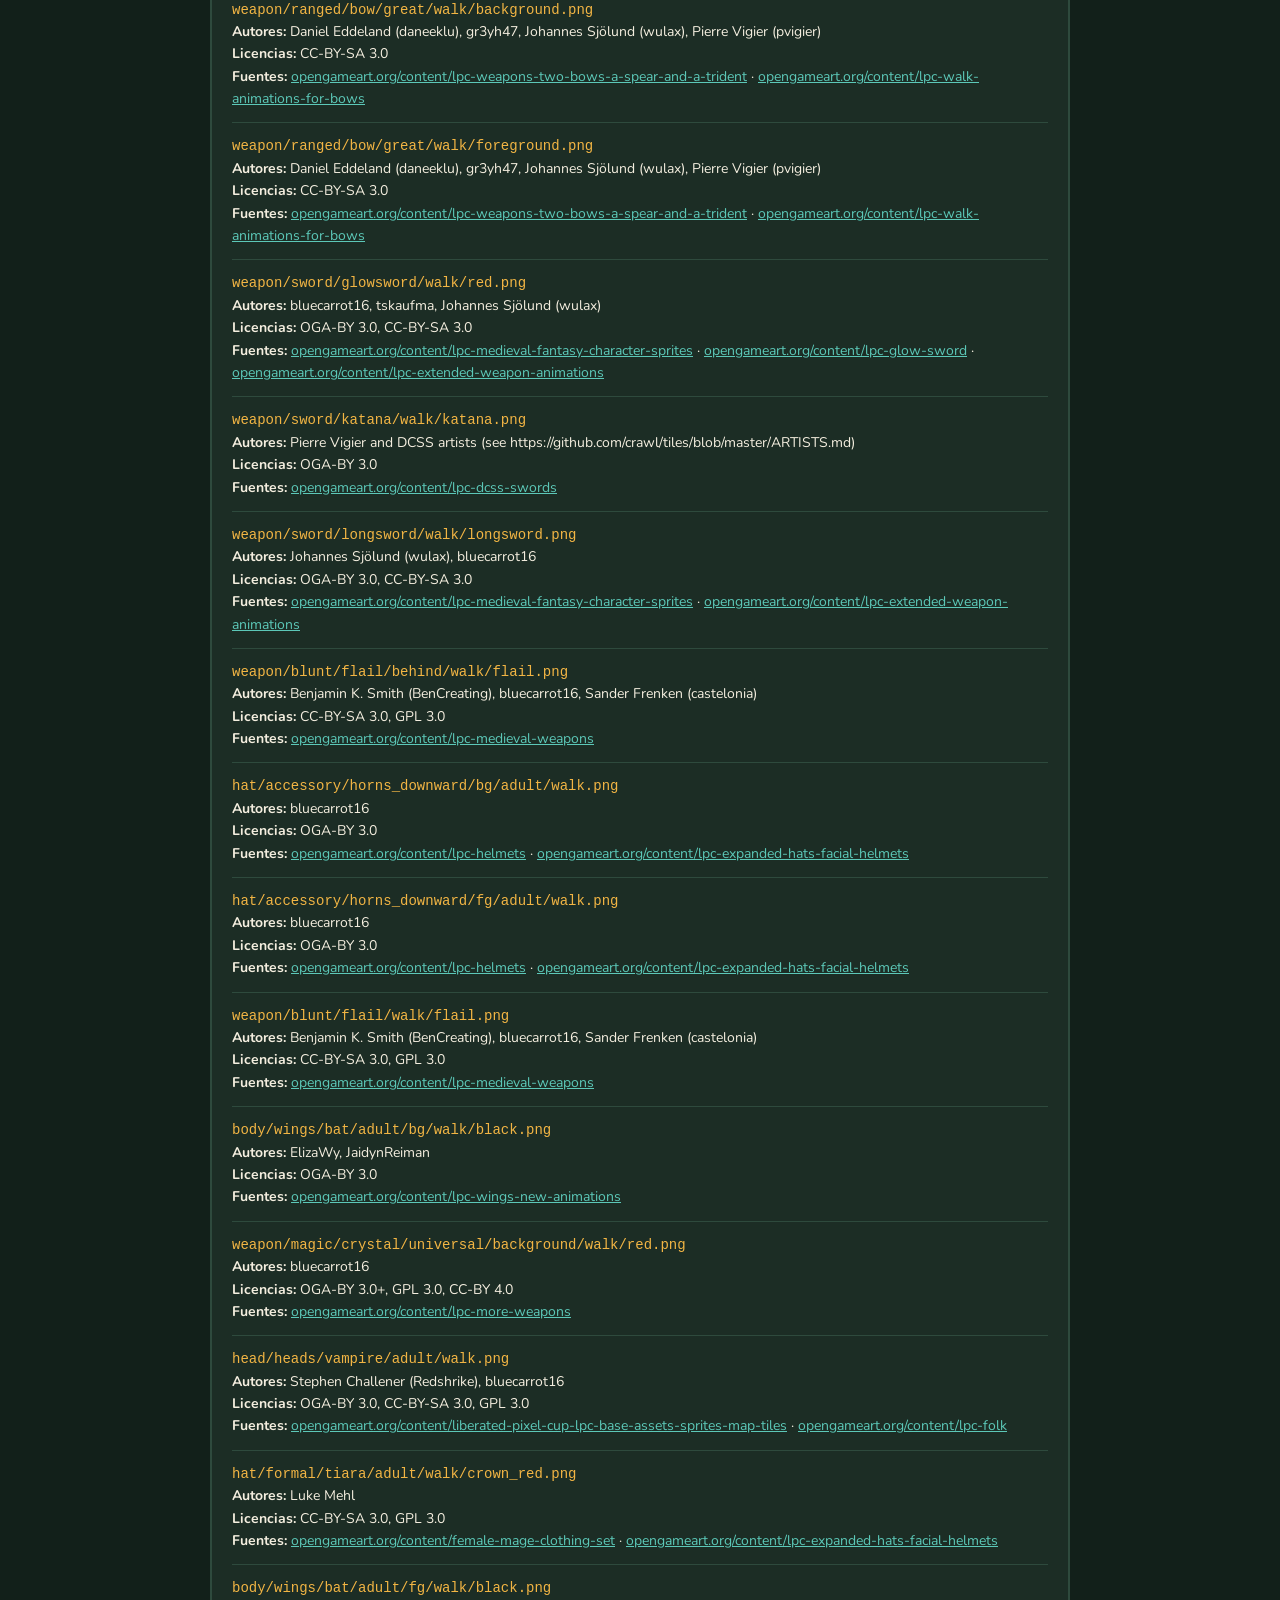
<file: juego/creditos.html>
<!doctype html>
<html lang="es">
<head>
  <meta charset="utf-8">
  <meta name="viewport" content="width=device-width, initial-scale=1">
  <title>Créditos del arte · Math World</title>
  <link rel="icon" href="/favicon.svg" type="image/svg+xml">
  <link rel="icon" href="/favicon-32.png" sizes="32x32" type="image/png">
  <link rel="icon" href="/favicon.ico" sizes="any">
  <link rel="apple-touch-icon" href="/apple-touch-icon.png">
  <link rel="manifest" href="/site.webmanifest">
  <meta name="theme-color" content="#0f1d17">
  <link rel="preconnect" href="https://fonts.googleapis.com">
  <link href="https://fonts.googleapis.com/css2?family=Fredoka:wght@600&family=Nunito:wght@400;700;800&display=swap" rel="stylesheet">
  <style>
    body { margin: 0; background: #12201a; color: #f4eedf; font-family: "Nunito", system-ui, sans-serif; line-height: 1.6; overflow: auto; }
    main { max-width: 860px; margin: 0 auto; padding: 32px 16px 64px; }
    h1, h2 { font-family: "Fredoka", "Nunito", sans-serif; font-weight: 600; }
    h1 { font-size: 36px; margin: 0 0 8px; }
    a { color: #5cc8b8; }
    .caja { padding: 18px 20px; border-radius: 16px; background: #1c2d25; border: 2px solid #2e4a3d; margin: 16px 0; }
    .item { padding: 12px 0; border-top: 1px solid #2e4a3d; font-size: 14px; }
    .item:first-child { border-top: 0; }
    .item code { color: #f2b544; }
    .muted { color: #c9d3c6; }
  </style>
</head>
<body>
  <main>
    <p><a href="./">← Volver al juego</a></p>
    <h1>Créditos del arte</h1>
    <p class="muted">Math World usa arte libre creado por otras personas. Gracias a cada una de ellas.</p>

    <section class="caja">
      <h2>Mundo, objetos e íconos</h2>
      <p><strong>Roguelike Pack</strong>, <strong>Roguelike Indoor Pack</strong> y <strong>Roguelike Caves &amp; Dungeons</strong> de Kenney (<a href="https://kenney.nl" rel="noopener">kenney.nl</a>). Licencia CC0 (dominio público).</p>
    </section>

    <section class="caja">
      <h2>Motor del juego</h2>
      <p><strong>Phaser 3</strong> (<a href="https://phaser.io" rel="noopener">phaser.io</a>). Licencia MIT.</p>
    </section>

    <section class="caja">
      <h2>Personajes y herramientas</h2>
      <p>Hojas de personajes del <strong>Universal LPC Spritesheet Character Generator</strong> (Liberated Pixel Cup). Los colores de ropa, piel y pelo fueron ajustados para Math World; estas versiones modificadas se comparten bajo las mismas licencias. Autores y licencias de cada pieza:</p>
      <div id="lpc">Cargando…</div>
    </section>
  </main>
  <script>
    const esc = (s) => String(s).replace(/&/g, '&amp;').replace(/</g, '&lt;').replace(/>/g, '&gt;').replace(/"/g, '&quot;');
    fetch('assets/creditos_lpc.json').then((r) => r.json()).then((lista) => {
      document.getElementById('lpc').innerHTML = lista.map((c) => `
        <div class="item">
          <code>${esc(c.archivo)}</code><br>
          <strong>Autores:</strong> ${c.autores.map(esc).join(', ')}<br>
          <strong>Licencias:</strong> ${c.licencias.map(esc).join(', ')}<br>
          <strong>Fuentes:</strong> ${c.enlaces.map((u) => `<a href="${esc(u)}" rel="noopener">${esc(u.replace(/^https?:\/\//, ''))}</a>`).join(' · ')}
        </div>`).join('');
    }).catch(() => { document.getElementById('lpc').textContent = 'No se pudo cargar la lista de créditos.'; });
  </script>
</body>
</html>
</file>
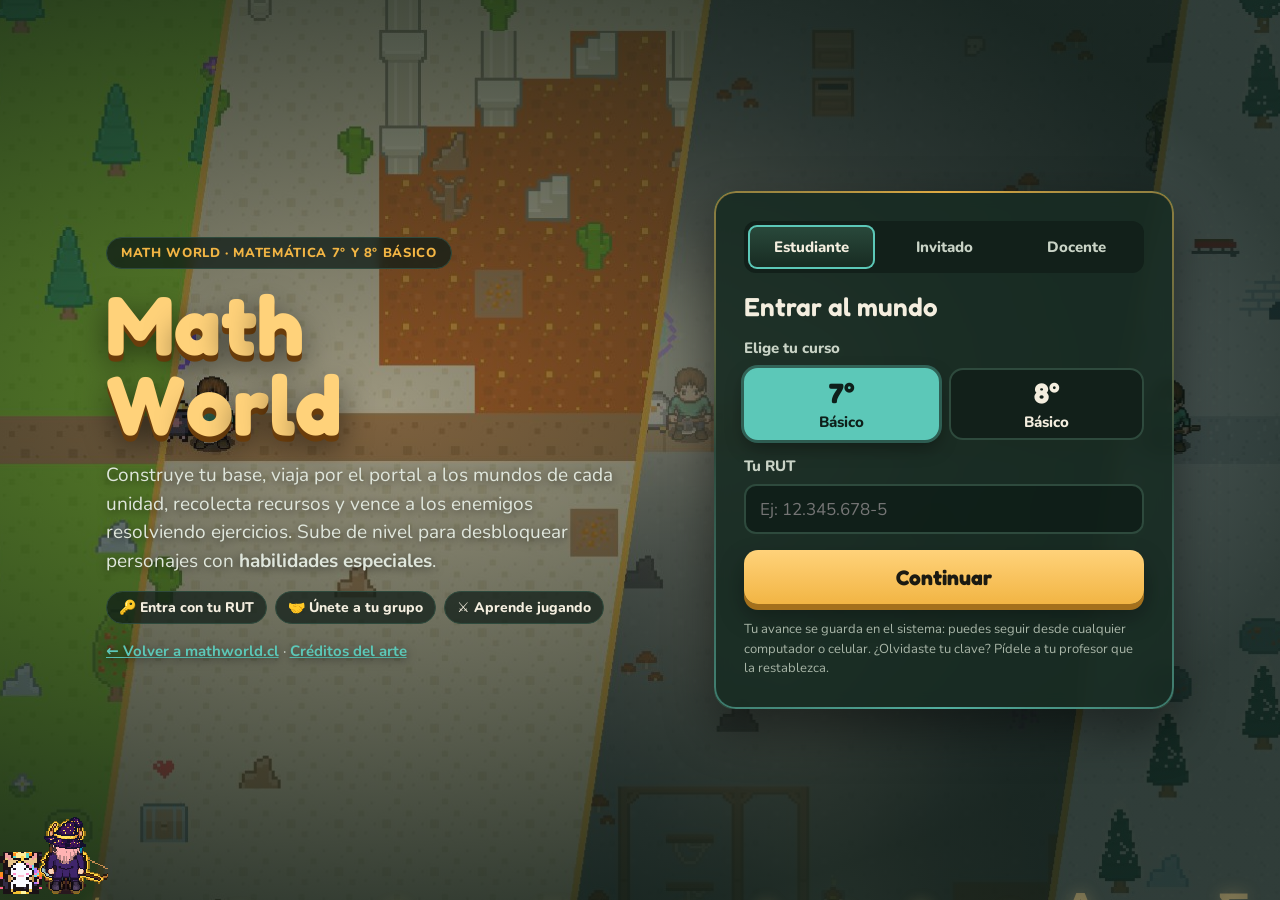
<file: juego/docente.html>
<!doctype html>
<html lang="es">
<head>
  <meta charset="utf-8">
  <meta name="viewport" content="width=device-width, initial-scale=1">
  <meta name="robots" content="noindex">
  <title>Portal docente · Math World</title>
  <link rel="icon" href="/favicon.svg" type="image/svg+xml">
  <link rel="icon" href="/favicon-32.png" sizes="32x32" type="image/png">
  <link rel="icon" href="/favicon.ico" sizes="any">
  <link rel="apple-touch-icon" href="/apple-touch-icon.png">
  <link rel="manifest" href="/site.webmanifest">
  <meta name="theme-color" content="#0f1d17">
  <link rel="preconnect" href="https://fonts.googleapis.com">
  <link href="https://fonts.googleapis.com/css2?family=Fredoka:wght@600;700&family=Nunito:wght@400;600;700;800&display=swap" rel="stylesheet">
  <style>
    :root { --bg: #f6f3ea; --card: #ffffff; --line: #ddd6c6; --text: #1e2a24; --muted: #4d5a52; --teal: #1f6f64; --amber: #8a5a00; --coral: #b23b26; --ok: #1f7a3a; }
    * { box-sizing: border-box; }
    body { margin: 0; background: var(--bg); color: var(--text); font-family: "Nunito", system-ui, sans-serif; }
    header { background: #1c2d25; color: #f4eedf; }
    .wrap { max-width: 1200px; margin: 0 auto; padding: 0 20px; }
    .cab { display: flex; flex-wrap: wrap; gap: 12px; align-items: center; justify-content: space-between; padding: 16px 0; }
    .logo { font-family: "Fredoka", sans-serif; font-size: 24px; font-weight: 700; }
    .logo small { font-family: "Nunito", sans-serif; font-size: 13px; font-weight: 800; background: #2e4a3d; padding: 4px 10px; border-radius: 999px; margin-left: 8px; }
    .cab .acc { display: flex; gap: 10px; align-items: center; flex-wrap: wrap; }
    .cab .act { font-size: 13px; color: #c9d3c6; }
    button { font-family: inherit; }
    .btn { min-height: 42px; padding: 0 16px; border-radius: 10px; border: 2px solid currentColor; background: transparent; color: inherit; font-weight: 800; font-size: 14px; cursor: pointer; }
    .btn.claro { border-color: #5cc8b8; color: #5cc8b8; }
    .btn.amarillo { background: #f2b544; border-color: #f2b544; color: #1b1a12; }
    .opciones { display: grid; grid-template-columns: repeat(4, minmax(0, 1fr)); gap: 8px; }
    .opciones.dos { grid-template-columns: repeat(2, minmax(0, 1fr)); }
    .op { min-height: 64px; border-radius: 12px; border: 2px solid var(--line); background: #fff; cursor: pointer; font-weight: 800; font-size: 15px; display: flex; flex-direction: column; align-items: center; justify-content: center; gap: 4px; padding: 6px; }
    .op[aria-pressed="true"] { border-color: var(--teal); background: #e3f1ee; }
    .op .retrato { width: 64px; height: 64px; background-repeat: no-repeat; background-size: 576px 256px; background-position: 0 -128px; image-rendering: pixelated; }
    .btn.pri { background: var(--teal); color: #fff; border-color: var(--teal); }
    .btn.peligro { color: var(--coral); }
    .acceso { display: flex; flex-direction: column; gap: 14px; }
    .acceso h2 { margin: 0 0 4px; }
    .acceso-cab { display: flex; flex-wrap: wrap; gap: 14px; justify-content: space-between; align-items: flex-start; }
    .acceso-cab > div:first-child { flex: 1 1 380px; }
    .acceso-todos { display: flex; gap: 8px; flex-wrap: wrap; }
    .acceso-cursos { display: grid; grid-template-columns: repeat(auto-fit, minmax(220px, 1fr)); gap: 10px; }
    .curso-acc { display: flex; align-items: center; justify-content: space-between; gap: 10px; padding: 12px 14px; border-radius: 12px; border: 2px solid var(--line); background: #faf8f2; }
    .curso-acc.abierto { border-color: #9fd1b0; background: #eef8f1; }
    .curso-acc.cerrado { border-color: #e7b4a8; background: #fdf0ec; }
    .curso-acc strong { font-family: "Fredoka", sans-serif; font-size: 20px; font-weight: 600; }
    .curso-acc .est { font-size: 13px; }
    .interruptor { position: relative; width: 58px; height: 32px; flex-shrink: 0; border-radius: 999px; border: 0; cursor: pointer; background: #b9b3a5; transition: background .2s; }
    .interruptor::after { content: ""; position: absolute; top: 4px; left: 4px; width: 24px; height: 24px; border-radius: 50%; background: #fff; transition: transform .2s; }
    .interruptor[aria-checked="true"] { background: var(--ok); }
    .interruptor[aria-checked="true"]::after { transform: translateX(26px); }
    .interruptor:disabled { opacity: .5; cursor: wait; }
    .tab .cerrado-chip { font-size: 12px; font-weight: 800; color: var(--coral); }
    .mundos-tabla { overflow-x: auto; }
    .mundos-tabla table { min-width: 620px; }
    .mundos-tabla td, .mundos-tabla th { text-align: center; }
    .mundos-tabla td:first-child, .mundos-tabla th:first-child { text-align: left; }
    .mundos-tabla th small { display: block; font-weight: 700; color: var(--muted); }
    .mundos-tabla .siempre { font-size: 13px; font-weight: 800; color: var(--ok); }
    .mundos-tabla .todos { display: flex; gap: 6px; justify-content: center; flex-wrap: wrap; }
    .btn.mini { min-height: 32px; padding: 0 10px; font-size: 12px; }
    .des-cursos { display: flex; gap: 8px; flex-wrap: wrap; align-items: center; }
    .des-cursos .lbl { font-weight: 800; font-size: 14px; margin-right: 4px; }
    .chk { display: inline-flex; align-items: center; gap: 8px; min-height: 40px; padding: 0 14px; border-radius: 999px; border: 2px solid var(--line); background: #fff; font-weight: 800; cursor: pointer; }
    .chk[aria-pressed="true"] { border-color: var(--teal); background: #e3f1ee; }
    .chk small { font-weight: 700; color: var(--muted); }
    .des-lista { display: grid; grid-template-columns: repeat(auto-fill, minmax(230px, 1fr)); gap: 10px; }
    .des-card { display: flex; flex-direction: column; gap: 6px; padding: 12px 14px; border-radius: 12px; border: 2px solid var(--line); background: #faf8f2; border-left: 6px solid var(--c, var(--teal)); }
    .des-card .cab-d { display: flex; gap: 10px; align-items: center; }
    .des-card .ico { font-size: 26px; line-height: 1; }
    .des-card strong { font-family: "Fredoka", sans-serif; font-size: 18px; font-weight: 600; }
    .des-card p { margin: 0; font-size: 13px; color: var(--muted); flex: 1; }
    .des-card .pie { display: flex; justify-content: space-between; align-items: center; gap: 8px; }
    .des-card .dur { font-size: 12px; font-weight: 800; color: var(--muted); }
    .des-estado { display: grid; grid-template-columns: repeat(auto-fit, minmax(260px, 1fr)); gap: 10px; }
    .des-vivo { padding: 12px 14px; border-radius: 12px; border: 2px solid #9fd1b0; background: #eef8f1; display: flex; flex-direction: column; gap: 6px; }
    .des-vivo.espera { border-color: #f2b544; background: #fff7e3; }
    .des-vivo.fin { border-color: var(--line); background: #faf8f2; }
    .des-vivo .fila-d { display: flex; justify-content: space-between; align-items: center; gap: 10px; }
    .des-vivo .reloj { font-family: "Fredoka", sans-serif; font-size: 22px; font-weight: 600; }
    .des-vivo ol { margin: 0; padding-left: 22px; font-size: 14px; }
    .des-vivo .meta { height: 10px; border-radius: 5px; background: #d9e6dc; overflow: hidden; }
    .des-vivo .meta i { display: block; height: 100%; background: var(--ok); }
    main { padding: 24px 0 64px; display: flex; flex-direction: column; gap: 18px; }
    .tabs { display: flex; gap: 8px; flex-wrap: wrap; }
    .tab { min-height: 44px; padding: 0 18px; border-radius: 12px; border: 2px solid var(--line); background: var(--card); color: var(--text); font-weight: 800; font-size: 16px; cursor: pointer; display: inline-flex; gap: 8px; align-items: center; }
    .tab[aria-selected="true"] { border-color: var(--teal); background: #e3f1ee; }
    .punto { width: 10px; height: 10px; border-radius: 50%; background: var(--ok); display: inline-block; }
    .punto.off { background: #b9b3a5; }
    .tarjetas { display: grid; grid-template-columns: repeat(auto-fit, minmax(200px, 1fr)); gap: 14px; }
    .tarjeta { background: var(--card); border: 1px solid var(--line); border-radius: 14px; padding: 16px 18px; display: flex; flex-direction: column; gap: 4px; }
    .tarjeta span { font-size: 13px; font-weight: 800; color: var(--muted); }
    .tarjeta b { font-family: "Fredoka", sans-serif; font-size: 32px; font-weight: 600; }
    .tarjeta small { color: var(--muted); }
    .panel { background: var(--card); border: 1px solid var(--line); border-radius: 14px; padding: 18px; }
    .panel h2 { margin: 0 0 12px; font-family: "Fredoka", sans-serif; font-size: 22px; font-weight: 600; }
    .filtros { display: flex; gap: 10px; flex-wrap: wrap; align-items: center; margin-bottom: 12px; }
    .filtros input[type=search] { height: 42px; padding: 0 12px; border: 1px solid #c9c0ae; border-radius: 10px; font-size: 15px; min-width: 220px; font-family: inherit; }
    .filtros label { font-weight: 700; font-size: 14px; display: flex; gap: 6px; align-items: center; }
    .tabla { overflow-x: auto; }
    table { width: 100%; min-width: 860px; border-collapse: collapse; font-size: 15px; }
    th { text-align: left; font-size: 13px; color: var(--muted); padding: 10px; border-bottom: 2px solid var(--line); white-space: nowrap; }
    td { padding: 11px 10px; border-bottom: 1px solid #ece6d8; vertical-align: middle; }
    tr.fila { cursor: pointer; }
    tr.fila:hover td { background: #faf8f2; }
    .est { display: inline-flex; align-items: center; gap: 6px; font-weight: 700; }
    .barra { height: 8px; width: 90px; border-radius: 4px; background: #ece6d8; overflow: hidden; display: inline-block; vertical-align: middle; margin-right: 6px; }
    .barra i { display: block; height: 100%; background: var(--teal); }
    .muted { color: var(--muted); }
    .vacio { padding: 24px; text-align: center; color: var(--muted); }
    dialog { width: min(760px, calc(100% - 24px)); border: 0; border-radius: 16px; padding: 0; box-shadow: 0 20px 60px rgba(0,0,0,.3); }
    dialog::backdrop { background: rgba(20, 28, 24, .55); }
    .det { padding: 22px 24px; display: flex; flex-direction: column; gap: 14px; }
    .det h3 { margin: 0; font-family: "Fredoka", sans-serif; font-size: 24px; font-weight: 600; }
    .det h4 { margin: 6px 0 0; font-size: 15px; }
    .chips { display: flex; gap: 6px; flex-wrap: wrap; }
    .chip { padding: 5px 10px; border-radius: 999px; background: #efeadf; font-size: 13px; font-weight: 800; }
    .temas { display: flex; flex-direction: column; gap: 8px; }
    .tema { display: flex; justify-content: space-between; gap: 10px; align-items: center; font-size: 14px; }
    .tema .barra { width: 120px; }
    .msg { padding: 10px 12px; border-radius: 10px; background: #fdf3e1; color: #6a4500; font-weight: 700; }
    .err { padding: 16px; border-radius: 12px; background: #fde8e4; color: var(--coral); font-weight: 800; }
    .aviso-buzon { display: flex; gap: 14px; align-items: center; justify-content: space-between; flex-wrap: wrap; padding: 14px 18px; border-radius: 14px; background: #fff3d6; border: 2px solid #f2b544; font-weight: 800; animation: av-entra .5s ease-out; }
    .aviso-buzon .ico { font-size: 26px; margin-right: 6px; }
    .aviso-inv { background: #e6f4f1; border-color: #5cc8b8; }
    .inv-cupos { display: flex; align-items: center; gap: 10px; font-weight: 800; }
    .inv-cupos .cupos { display: flex; gap: 4px; }
    .inv-cupos .cupos i { width: 14px; height: 14px; border-radius: 4px; background: #ece6d8; border: 1px solid #d6cdb9; }
    .inv-cupos .cupos i.ok { background: var(--teal); border-color: var(--teal); }
    .inv-cupos .cupos i.esp { background: #f2b544; border-color: #d99a1f; }
    .inv-listas { display: grid; grid-template-columns: repeat(auto-fit, minmax(340px, 1fr)); gap: 14px; }
    .inv-lista h3 { margin: 0 0 8px; font-size: 16px; display: flex; align-items: center; gap: 8px; }
    .inv-fila { display: flex; align-items: center; justify-content: space-between; gap: 10px; padding: 10px 12px; border-radius: 12px; border: 2px solid var(--line); background: #faf8f2; margin-bottom: 8px; flex-wrap: wrap; }
    .inv-fila.pend { border-color: #f2b544; background: #fff8e8; }
    .inv-fila .quien { display: flex; flex-direction: column; gap: 2px; min-width: 0; }
    .inv-fila .quien b { font-size: 16px; }
    .inv-fila .quien small { color: var(--muted); font-weight: 700; }
    .inv-fila .acc { display: flex; gap: 6px; flex-wrap: wrap; }
    .etq-inv { display: inline-block; padding: 2px 8px; border-radius: 999px; background: #e6f4f1; color: var(--teal); font-size: 12px; font-weight: 800; }
    @keyframes av-entra { from { transform: translateY(-10px); opacity: 0; } }
    .btn .badge { display: inline-grid; place-items: center; min-width: 22px; height: 22px; padding: 0 6px; margin-left: 6px; border-radius: 999px; background: #e0452c; color: #fff; font-size: 12px; }
    .com-form { display: flex; gap: 8px; flex-wrap: wrap; align-items: center; }
    .com-form input { flex: 1 1 320px; height: 44px; padding: 0 12px; border: 1px solid #c9c0ae; border-radius: 10px; font: inherit; font-size: 15px; }
    .com-form select { height: 44px; padding: 0 10px; border: 1px solid #c9c0ae; border-radius: 10px; font: inherit; font-weight: 700; background: #fff; }
    .rapidas { display: flex; gap: 6px; flex-wrap: wrap; }
    .rapidas button { min-height: 32px; padding: 0 12px; border-radius: 999px; border: 1px dashed #b9b3a5; background: #faf8f2; font-weight: 700; font-size: 13px; cursor: pointer; }
    .rapidas button:hover { border-color: var(--teal); background: #e3f1ee; }
    .com-curso { display: flex; flex-direction: column; gap: 8px; padding: 12px 14px; border-radius: 12px; border: 2px solid var(--line); background: #faf8f2; }
    .com-curso .fila-d { display: flex; justify-content: space-between; align-items: center; gap: 10px; }
    .com-curso strong { font-family: "Fredoka", sans-serif; font-size: 20px; font-weight: 600; }
    .com-curso .anuncio { padding: 8px 10px; border-radius: 10px; background: #fff3d6; font-size: 14px; display: flex; justify-content: space-between; gap: 8px; align-items: center; }
    .analisis { display: grid; grid-template-columns: 1.4fr 1fr; gap: 18px; }
    .analisis h2 { margin-bottom: 4px; }
    .analisis table { min-width: 0; font-size: 14px; }
    .analisis td, .analisis th { padding: 8px; }
    .analisis td:nth-child(2) { white-space: nowrap; }
    .dificil { color: var(--coral); font-weight: 800; }
    .apoyo { display: flex; flex-direction: column; gap: 8px; }
    .apoyo button { display: flex; justify-content: space-between; gap: 10px; text-align: left; padding: 10px 12px; border-radius: 12px; border: 2px solid #f0c9bf; background: #fdf3ef; cursor: pointer; font-size: 14px; }
    .apoyo button:hover { border-color: var(--coral); }
    .apoyo small { color: var(--muted); display: block; }
    @media (max-width: 900px) { .analisis { grid-template-columns: 1fr; } }
    .buzon-tabs { display: flex; gap: 8px; flex-wrap: wrap; align-items: center; }
    .buzon-lista { display: flex; flex-direction: column; gap: 8px; max-height: 60vh; overflow: auto; }
    .rep { padding: 12px 14px; border-radius: 12px; border: 2px solid var(--line); background: #fff; display: flex; flex-direction: column; gap: 4px; }
    .rep.nuevo { border-color: #f2b544; background: #fffaf0; }
    .rep .cab-r { display: flex; justify-content: space-between; gap: 10px; flex-wrap: wrap; font-size: 13px; color: var(--muted); font-weight: 700; }
    .rep p { margin: 0; font-size: 15px; white-space: pre-wrap; word-break: break-word; }
    .rep .pie-r { display: flex; justify-content: space-between; align-items: center; gap: 8px; }
    .etq-r { display: inline-block; padding: 2px 8px; border-radius: 999px; background: #efeadf; font-weight: 800; font-size: 12px; color: var(--text); }
    .etq-r.nuevo { background: #f2b544; }
    dialog.ancho { width: min(900px, calc(100% - 24px)); }
    .gc-curso { display: flex; flex-direction: column; gap: 6px; padding: 14px; border-radius: 12px; border: 2px solid var(--line); background: #faf8f2; cursor: pointer; text-align: left; font: inherit; color: inherit; }
    .gc-curso:hover { border-color: var(--teal); background: #e3f1ee; }
    .gc-curso strong { font-family: "Fredoka", sans-serif; font-size: 22px; font-weight: 600; }
    .gc-curso .meta { height: 8px; border-radius: 4px; background: #e4ddcc; overflow: hidden; }
    .gc-curso .meta i { display: block; height: 100%; background: var(--ok); }
    dialog.grande { width: min(1180px, calc(100% - 24px)); max-height: calc(100vh - 24px); }
    .grupos { display: grid; grid-template-columns: repeat(auto-fill, minmax(260px, 1fr)); gap: 12px; }
    .grupo-c { border: 2px solid var(--line); border-radius: 14px; padding: 12px; display: flex; flex-direction: column; gap: 8px; background: #fff; }
    .grupo-c .cab-g { display: flex; justify-content: space-between; align-items: baseline; gap: 8px; }
    .grupo-c .cab-g strong { font-family: "Fredoka", sans-serif; font-size: 20px; font-weight: 600; }
    .codigo { font-family: "Fredoka", monospace; font-size: 19px; font-weight: 700; letter-spacing: .05em; color: var(--teal); background: #e3f1ee; padding: 2px 10px; border-radius: 8px; }
    .obras-g { display: grid; grid-template-columns: 1fr 1fr; gap: 6px 10px; font-size: 12px; font-weight: 700; color: var(--muted); }
    .obras-g .barra { width: 100%; display: block; margin: 2px 0 0; }
    .obras-g .fila-o { display: flex; justify-content: space-between; gap: 4px; white-space: nowrap; }
    .obras-g .listo { color: var(--ok); }
    .miembros { display: flex; flex-direction: column; gap: 4px; }
    .miembro { display: flex; justify-content: space-between; align-items: center; gap: 6px; font-size: 13px; }
    .miembro select, .sin-grupo select { height: 30px; border-radius: 8px; border: 1px solid #c9c0ae; font: inherit; font-size: 12px; font-weight: 700; background: #fff; }
    .sin-grupo { display: grid; grid-template-columns: repeat(auto-fill, minmax(280px, 1fr)); gap: 6px 14px; }
    .proyector { position: fixed; inset: 0; z-index: 100; background: #1c2d25; color: #fff; display: flex; flex-direction: column; padding: 30px; gap: 20px; }
    .proyector h2 { margin: 0; font-family: "Fredoka", sans-serif; font-size: 40px; text-align: center; }
    .proyector .cods { flex: 1; display: grid; grid-template-columns: repeat(4, 1fr); gap: 18px; }
    .proyector .cod { background: #2e4a3d; border: 3px solid #f2b544; border-radius: 18px; display: flex; flex-direction: column; align-items: center; justify-content: center; gap: 8px; }
    .proyector .cod span { font-size: 26px; font-weight: 800; color: #c9d3c6; }
    .proyector .cod b { font-family: "Fredoka", sans-serif; font-size: clamp(24px, 3.3vw, 58px); letter-spacing: .03em; color: #ffd27a; white-space: nowrap; }
    .btn-desafio { min-height: 52px; font-size: 17px; padding: 0 22px; box-shadow: 0 5px 0 #154d45; transition: transform .15s, box-shadow .15s; }
    .btn-desafio:hover { transform: translateY(-2px); box-shadow: 0 7px 0 #154d45; }
    .btn-desafio:active { transform: translateY(3px); box-shadow: 0 2px 0 #154d45; }
    .des-nada { margin: 0; }
    #desafios-dlg .des-cursos { position: sticky; top: -22px; z-index: 2; background: #fff; padding: 10px 0; border-bottom: 1px solid var(--line); }
    .des-card { transition: transform .15s, box-shadow .15s; }
    .des-card:hover { transform: translateY(-3px); box-shadow: 0 8px 20px rgba(0,0,0,.12); }
    .gd-bloque { margin: 14px 0; padding: 14px; border: 1px solid var(--line); border-radius: 14px; background: #fafcfb; }
    .gd-bloque h4 { margin: 0 0 8px; }
    .gd-fila { display: flex; flex-wrap: wrap; gap: 8px; align-items: center; justify-content: space-between; }
    .gd-tareas { display: grid; grid-template-columns: repeat(auto-fill, minmax(210px, 1fr)); gap: 10px; }
    .gd-tarea { border: 1px solid var(--line); border-radius: 12px; padding: 10px; background: #fff; display: flex; flex-direction: column; gap: 6px; }
    .gd-tarea strong { font-size: 15px; }
    .gd-tarea p { margin: 0; font-size: 13px; color: var(--muted); flex: 1; }
    .gd-tarea .pie { display: flex; gap: 6px; align-items: center; justify-content: space-between; }
    .gd-tarea select, .gd-duelo select, .gd-duelo input { padding: 5px 8px; border-radius: 8px; border: 1px solid var(--line); font: inherit; }
    .gd-duelo input { width: 70px; }
    .gd-actual { padding: 10px 12px; border-radius: 12px; background: #fff6e0; border: 1px solid #f0d18a; font-weight: 700; }
    .gd-tabla { width: 100%; border-collapse: collapse; }
    .gd-tabla th, .gd-tabla td { padding: 6px 8px; border-bottom: 1px solid var(--line); text-align: left; font-size: 14px; }
    .gd-tabla td.num { font-variant-numeric: tabular-nums; font-weight: 800; }
    .gd-tabla .acc { display: flex; gap: 4px; flex-wrap: wrap; }
    .foco-fila { display: flex; flex-wrap: wrap; gap: 8px; align-items: center; margin: 8px 0; }
    .foco-fila select { padding: 6px 8px; border-radius: 8px; border: 1px solid var(--line); font: inherit; }
    .foco-temas { display: grid; grid-template-columns: repeat(auto-fill, minmax(230px, 1fr)); gap: 6px; margin: 8px 0; }
    .foco-temas label { display: flex; gap: 6px; align-items: flex-start; padding: 6px 8px; border: 1px solid var(--line); border-radius: 10px; font-size: 14px; cursor: pointer; }
    .foco-activo { padding: 8px 12px; border-radius: 12px; background: #e8f7f2; border: 1px solid #9fd8c6; font-weight: 700; margin: 6px 0; display: flex; justify-content: space-between; gap: 8px; flex-wrap: wrap; align-items: center; }
    .refuerzo-caja { margin: 12px 0; padding: 12px; border-radius: 12px; background: #fff6e0; border: 1px solid #f0d18a; }
    .refuerzo-caja .foco-fila select { max-width: 100%; }
    .etq-refuerzo { display: inline-block; margin-left: 6px; padding: 1px 6px; border-radius: 6px; background: #ffe2b0; font-size: 12px; font-weight: 800; }
    .torneo { display: flex; gap: 16px; overflow-x: auto; padding: 6px 0; }
    .torneo .ronda { min-width: 190px; display: flex; flex-direction: column; gap: 8px; justify-content: space-around; }
    .torneo .partido { border: 1px solid var(--line); border-radius: 10px; padding: 6px 8px; background: #fff; font-size: 14px; }
    .torneo .partido div { display: flex; justify-content: space-between; gap: 6px; }
    .torneo .partido .gana { font-weight: 800; color: #1a7a4c; }
    .torneo .partido .pierde { color: var(--muted); text-decoration: line-through; }
    .torneo .partido.actual { box-shadow: 0 0 0 2px #e0a400; }
    .ticket-cifras { display: grid; grid-template-columns: repeat(3, 1fr); gap: 8px; margin: 8px 0; }
    .ticket-cifras span { display: flex; flex-direction: column; align-items: center; padding: 8px; border-radius: 12px; background: #f3efe4; border: 1px solid var(--line); font-size: 13px; font-weight: 700; color: var(--muted); }
    .ticket-cifras b { font-size: 24px; color: var(--text); }
    .ticket-lista { display: flex; flex-wrap: wrap; gap: 6px; margin: 8px 0; }
    .ticket-est { padding: 4px 10px; border-radius: 999px; font-size: 13px; font-weight: 700; border: 1px solid var(--line); }
    .ticket-est.ok { background: #e3f4e7; border-color: #9cd3a9; }
    .ticket-est.medio { background: #fff3d6; border-color: #e8c36a; }
    .ticket-est.mal { background: #fbe3dd; border-color: #e6a090; }
    .ticket-temas { display: flex; flex-wrap: wrap; gap: 8px; font-size: 13px; }
    .calor { overflow: auto; max-height: 70vh; margin-top: 10px; border: 1px solid var(--line); border-radius: 12px; }
    .calor table { border-collapse: separate; border-spacing: 0; font-size: 12px; width: auto; min-width: 0; }
    .calor th, .calor td { padding: 0; border-bottom: 1px solid #eee7d8; border-right: 1px solid #eee7d8; }
    .calor thead th { position: sticky; top: 0; background: #fbf8f0; z-index: 2; height: 130px; vertical-align: bottom; }
    .calor thead th span { display: block; writing-mode: vertical-rl; transform: rotate(180deg); white-space: nowrap; max-height: 124px; overflow: hidden; text-overflow: ellipsis; padding: 6px 4px; font-weight: 800; }
    .calor .nom { position: sticky; left: 0; background: #fff; z-index: 1; text-align: left; min-width: 170px; }
    .calor thead .nom { z-index: 3; }
    .calor .nom button { all: unset; cursor: pointer; padding: 5px 8px; display: block; font-weight: 700; }
    .calor .nom button:hover, .calor .nom button:focus-visible { text-decoration: underline; }
    .calor td.c { width: 38px; min-width: 38px; height: 28px; text-align: center; font-weight: 800; }
    .c-alto { background: #b9e4c4; } .c-medio { background: #f7df94; } .c-bajo { background: #f2a993; } .c-nada { background: #f1eee6; color: #b3ad9f; }
    .calor tfoot td { position: sticky; bottom: 0; background: #fbf8f0; font-weight: 800; }
    .leyenda-calor { padding: 1px 8px; border-radius: 6px; font-weight: 700; }
    .errores-escritos { margin: 6px 0; padding-left: 20px; font-size: 14px; }
    .errores-escritos code { background: #f3efe4; padding: 1px 6px; border-radius: 6px; font-weight: 800; }
    /* Menú horizontal de secciones */
    [hidden] { display: none !important; }
    .vistas { position: sticky; top: 0; z-index: 20; display: flex; flex-wrap: wrap; gap: 6px; padding: 10px 4px; margin: -8px -4px 0; background: var(--bg); box-shadow: 0 6px 10px -10px rgba(0,0,0,.4); }
    .vistas button { flex: 0 0 auto; position: relative; min-height: 42px; padding: 0 14px; border-radius: 999px; border: 2px solid var(--line); background: var(--card); color: var(--text); font: inherit; font-weight: 800; font-size: 14px; cursor: pointer; white-space: nowrap; }
    .vistas button:hover { border-color: var(--teal); }
    .vistas button[aria-current="page"] { background: var(--teal); border-color: var(--teal); color: #fff; }
    .vistas button i { position: absolute; top: 4px; right: 6px; width: 9px; height: 9px; border-radius: 50%; background: #e0563c; box-shadow: 0 0 0 2px var(--card); display: none; }
    .vistas button.activo i { display: block; }
    .vista-oculta { display: none !important; }
    .pill { display: inline-block; padding: 1px 8px; border-radius: 999px; font-size: 12px; background: rgba(255, 190, 90, .18); border: 1px solid rgba(255, 190, 90, .5); }
  </style>
</head>
<body>
  <header>
    <div class="wrap cab">
      <div class="logo">Math World <small>Portal docente</small></div>
      <div class="acc">
        <span class="act" id="actualizado"></span>
        <button type="button" class="btn claro" id="btn-actualizar">Actualizar</button>
        <button type="button" class="btn claro" id="btn-buzon">🔔 Buzón<span class="badge" id="buzon-n" hidden></span></button>
        <button type="button" class="btn amarillo" id="btn-jugar">Jugar con mi personaje</button>
        <button type="button" class="btn claro" id="btn-salir">Cerrar sesión</button>
      </div>
    </div>
  </header>
  <main class="wrap">
    <nav class="vistas" id="vistas" aria-label="Secciones del portal">
      <button type="button" data-v="curso">👩‍🎓 Mi curso<i></i></button>
      <button type="button" data-v="analisis">📊 Análisis<i></i></button>
      <button type="button" data-v="tema">📚 Tema de la clase<i></i></button>
      <button type="button" data-v="ticket">🎟️ Ticket de salida<i></i></button>
      <button type="button" data-v="desafios">⚡ Desafíos en vivo<i></i></button>
      <button type="button" data-v="guerra">⚔️ Guerra de clanes<i></i></button>
      <button type="button" data-v="grupos">👥 Grupos y obras<i></i></button>
      <button type="button" data-v="acceso">🔓 Acceso y mundos<i></i></button>
      <button type="button" data-v="com">💬 Comunicación<i></i></button>
    </nav>
    <div id="error" class="err" hidden></div>
    <div id="aviso-buzon" class="aviso-buzon" hidden role="alert"></div>
    <div id="aviso-inv" class="aviso-buzon aviso-inv" hidden role="alert"></div>
    <section class="panel acceso" data-vista="acceso" aria-labelledby="acceso-titulo">
      <div class="acceso-cab">
        <div><h2 id="acceso-titulo">Acceso al juego</h2><span class="muted">Cuando cierras un curso, nadie de ese curso puede entrar y quienes están jugando salen en unos segundos. Su avance queda guardado.</span></div>
        <div class="acceso-todos"><button type="button" class="btn pri" id="abrir-todos">Abrir todos</button><button type="button" class="btn peligro" id="cerrar-todos">Cerrar todos</button></div>
      </div>
      <div class="acceso-cursos" id="acceso-cursos"></div>
    </section>
    <section class="panel acceso" data-vista="acceso" aria-labelledby="cod-titulo">
      <div class="acceso-cab">
        <div><h2 id="cod-titulo">🔑 Códigos de primer ingreso</h2><span class="muted">La primera vez que un estudiante entra (o después de restablecer su clave) debe escribir su código personal para crear su clave. Así nadie puede tomar la cuenta de otro aunque sepa su RUT. Entrégale a cada uno su código; desaparece de la lista cuando ya creó su clave.</span></div>
        <div class="acceso-todos"><button type="button" class="btn" id="cod-imprimir">🖨️ Imprimir</button></div>
      </div>
      <div class="des-cursos" id="cod-cursos"></div>
      <div id="cod-lista"><p class="muted">Cargando…</p></div>
    </section>
    <section class="panel acceso" data-vista="acceso" id="sec-invitados" aria-labelledby="inv-titulo">
      <div class="acceso-cab">
        <div><h2 id="inv-titulo">Sala de invitados</h2><span class="muted">Personas sin RUT en las listas pueden pedir acceso desde la pestaña «Invitado» del juego. Juntos forman un solo grupo de máximo 10 jugadores. Revisa cada solicitud: acéptala para que pueda jugar o recházala. Puedes eliminar un perfil cuando quieras para liberar su cupo.</span></div>
        <div class="inv-cupos" id="inv-cupos"></div>
      </div>
      <div class="inv-listas">
        <div class="inv-lista"><h3>⏳ Solicitudes por revisar</h3><div id="inv-pend"></div></div>
        <div class="inv-lista"><h3>🎮 Invitados aceptados</h3><div id="inv-act"></div></div>
      </div>
      <div id="inv-msg"></div>
    </section>
    <section class="panel acceso" data-vista="com" aria-labelledby="com-titulo">
      <div class="acceso-cab"><div><h2 id="com-titulo">Comunicación con la clase</h2><span class="muted">Envía un mensaje que aparecerá en la pantalla de quienes estén jugando y decide si pueden usar el chat. El chat del juego solo permite emoticones y frases predefinidas: nadie puede escribir texto libre a sus compañeros.</span></div></div>
      <div class="des-cursos" id="com-cursos"></div>
      <div class="com-form">
        <input type="text" id="anuncio-texto" maxlength="200" placeholder="Ej: ¡Quedan 5 minutos! Guarden sus recursos en el cofre." aria-label="Mensaje para los estudiantes">
        <select id="anuncio-min" aria-label="Duración del mensaje"><option value="5">Visible 5 min</option><option value="10" selected>Visible 10 min</option><option value="20">Visible 20 min</option><option value="45">Visible 45 min</option></select>
        <button type="button" class="btn pri" id="anuncio-enviar">Enviar mensaje</button>
      </div>
      <div class="rapidas" id="anuncio-rapidas"></div>
      <div id="com-msg"></div>
      <div class="acceso-cursos" id="com-estado"></div>
    </section>
    <section class="panel acceso" data-vista="acceso" aria-labelledby="mundos-titulo">
      <div class="acceso-cab">
        <div><h2 id="mundos-titulo">Mundos del juego</h2><span class="muted">La Unidad 1 siempre está abierta. Abre las demás unidades por curso cuando quieras que tus estudiantes puedan viajar a ese mundo desde el portal de su base.</span></div>
      </div>
      <div class="mundos-tabla" id="mundos"></div>
    </section>
    <section class="panel acceso" data-vista="grupos" aria-labelledby="obras-titulo">
      <div class="acceso-cab"><div><h2 id="obras-titulo">Grupos y obras cooperativas</h2><span class="muted">Cada curso tiene 8 grupos (máximo 6 estudiantes cada uno). Los estudiantes entran a su grupo con un código y desde ahí juegan siempre con su equipo. Cada grupo construye sus propias obras: el puente (Unidad 1), el montacargas (Unidad 2), el elevador (Unidad 3) y la ruta del glaciar (Unidad 4). Elige un curso para ver sus códigos, sus grupos y el avance de cada uno.</span></div></div>
      <div class="acceso-cursos" id="grupos-cursos"></div>
    </section>
    <section class="panel acceso" data-vista="desafios" aria-labelledby="desafios-titulo">
      <div class="acceso-cab">
        <div><h2 id="desafios-titulo">Desafíos en vivo</h2><span class="muted">Lanza un desafío a uno o varios cursos: a quienes estén jugando les aparecerá un contador de 10 segundos y luego comenzará. Cada curso tiene un desafío a la vez; puedes detenerlo cuando quieras.</span></div>
        <button type="button" class="btn pri btn-desafio" id="btn-desafios"><span aria-hidden="true">🎯</span> Lanzar un desafío</button>
      </div>
      <div class="des-estado" id="des-estado"></div>
      <p class="muted des-nada" id="des-nada">No hay desafíos en curso. Presiona «Lanzar un desafío» para elegir uno.</p>
    </section>
    <section class="panel acceso" data-vista="tema" aria-labelledby="foco-titulo">
      <div class="acceso-cab"><div><h2 id="foco-titulo">📚 Tema de la clase</h2><span class="muted">Elige el tema que estás enseñando: mientras esté activo, la mayoría de las preguntas del juego (recolección, combates, desafíos y guerra de clanes) saldrán de ese tema para el curso elegido.</span></div></div>
      <div id="foco-cuerpo"><p class="muted">Cargando…</p></div>
    </section>
    <section class="panel acceso" data-vista="ticket" aria-labelledby="ticket-titulo">
      <div class="acceso-cab"><div><h2 id="ticket-titulo">🎟️ Ticket de salida</h2><span class="muted">Al final de la clase, lanza unas preguntas del tema del día: a cada estudiante le aparecen en el juego (un intento, sin pistas) y aquí ves al instante cuántos lo lograron.</span></div></div>
      <div id="ticket-cuerpo"><p class="muted">Cargando…</p></div>
    </section>
    <section class="panel acceso" data-vista="guerra" aria-labelledby="guerra-titulo">
      <div class="acceso-cab">
        <div><h2 id="guerra-titulo">Guerra de clanes</h2><span class="muted">Cada grupo es un clan: en el letrero de su carpa común votan a su líder y el líder le pone nombre. Inicia una guerra en un curso y lanza tareas con tiempo (cada acción suma puntos a su clan), organiza duelos PvP entre clanes que todo el curso puede mirar y termínala cuando quieras: cada clan recibe premios según su lugar.</span></div>
        <button type="button" class="btn pri btn-desafio" id="btn-guerra"><span aria-hidden="true">⚔️</span> Guerra de clanes</button>
      </div>
      <div class="des-estado" id="guerra-estado"></div>
      <p class="muted des-nada" id="guerra-nada">No hay guerras de clanes en curso.</p>
    </section>
    <div class="tabs" role="tablist" id="tabs" data-vista="curso analisis"></div>
    <div class="tarjetas" id="tarjetas" data-vista="curso"></div>
    <section class="panel analisis" data-vista="analisis" aria-label="Análisis del curso">
      <div><h2 id="temas-titulo">Resumen por tema</h2><span class="muted">Acierto de todo el curso en cada tema, de más difícil a más fácil. «Con dificultad» cuenta a quienes tienen menos de 50 % en ese tema.</span>
        <div class="tabla"><table><thead><tr><th>Tema</th><th>Acierto del curso</th><th>Practicaron</th><th>Con dificultad</th></tr></thead><tbody id="temas-curso"></tbody></table></div></div>
      <div><h2>Necesitan apoyo</h2><span class="muted">Estudiantes con acierto bajo 60 % (con al menos 10 respuestas) o con un tema bajo 40 %. Haz clic para ver el detalle.</span>
        <div class="apoyo" id="apoyo" style="margin-top:10px"></div></div>
    </section>
    <section class="panel" data-vista="analisis" aria-labelledby="calor-titulo">
      <h2 id="calor-titulo">🗺️ Mapa de calor por tema</h2>
      <span class="muted">Cada fila es un estudiante y cada columna un tema: <b class="leyenda-calor c-alto">70 % o más</b> <b class="leyenda-calor c-medio">40 a 69 %</b> <b class="leyenda-calor c-bajo">bajo 40 %</b> <b class="leyenda-calor c-nada">sin respuestas</b>. Pasa el mouse sobre una celda para ver el detalle y haz clic en un nombre para abrir su ficha.</span>
      <div class="calor" id="mapa-calor"></div>
    </section>
    <section class="panel" data-vista="curso">
      <h2 id="titulo-lista">Estudiantes</h2>
      <div class="filtros">
        <input type="search" id="buscar" placeholder="Buscar por nombre o RUT" aria-label="Buscar estudiante">
        <label><input type="checkbox" id="solo-online"> Solo conectados</label>
        <span style="flex:1"></span>
        <button type="button" class="btn" id="btn-informe">📄 Informe del curso</button>
        <button type="button" class="btn pri" id="btn-excel">⬇ Descargar Excel</button>
      </div>
      <div class="tabla"><table>
        <thead><tr><th>Estudiante</th><th>Grupo</th><th>Estado</th><th>Dónde está</th><th>Nivel</th><th>Acierto</th><th>Tema más débil</th><th>Vencidos</th><th>Derrotas</th></tr></thead>
        <tbody id="filas"></tbody>
      </table></div>
    </section>
  </main>
  <dialog id="detalle" aria-labelledby="det-nombre"><div class="det" id="det"></div></dialog>
  <dialog id="grupos-dlg" class="grande" aria-labelledby="gr-titulo"><div class="det" id="grupos-det"></div></dialog>
  <dialog id="desafios-dlg" class="grande" aria-labelledby="dd-titulo"><div class="det">
    <div style="display:flex;justify-content:space-between;gap:12px;align-items:flex-start">
      <div><h3 id="dd-titulo">🎯 Lanzar un desafío</h3><span class="muted">1. Elige los cursos · 2. Presiona «Lanzar» en el desafío que quieras.</span></div>
      <button type="button" class="btn" id="dd-cerrar">Cerrar</button>
    </div>
    <div class="des-cursos" id="des-cursos"></div>
    <div class="des-lista" id="des-lista"></div>
  </div></dialog>
  <dialog id="guerra-dlg" class="grande" aria-labelledby="gd-titulo"><div class="det">
    <div style="display:flex;justify-content:space-between;gap:12px;align-items:flex-start">
      <div><h3 id="gd-titulo">⚔️ Guerra de clanes</h3><span class="muted">Elige un curso. Todo se actualiza en vivo.</span></div>
      <button type="button" class="btn" id="gd-cerrar">Cerrar</button>
    </div>
    <div class="des-cursos" id="gd-cursos"></div>
    <div id="gd-cuerpo"></div>
  </div></dialog>
  <dialog id="buzon" class="ancho" aria-labelledby="buzon-titulo"><div class="det">
    <div style="display:flex;justify-content:space-between;gap:12px;align-items:flex-start">
      <div><h3 id="buzon-titulo">Buzón de estudiantes</h3><span class="muted">Problemas reportados desde el juego (botón ⚠️) e ideas enviadas en Novedades (botón 💡).</span></div>
      <button type="button" class="btn" id="buzon-cerrar">Cerrar</button>
    </div>
    <div class="buzon-tabs" id="buzon-tabs"></div>
    <div class="buzon-lista" id="buzon-lista"></div>
  </div></dialog>
  <dialog id="jugar" aria-labelledby="jugar-titulo"><div class="det">
    <div style="display:flex;justify-content:space-between;gap:12px;align-items:flex-start">
      <div><h3 id="jugar-titulo">Entrar al juego como docente</h3><span class="muted">Tienes tu propia base, recursos ilimitados y fabricas sin resolver desafíos. Tu avance se guarda en el sistema.</span></div>
      <button type="button" class="btn" id="jugar-cerrar">Cerrar</button>
    </div>
    <h4>Preguntas de</h4>
    <div class="opciones dos" id="jugar-nivel">
      <button type="button" class="op" data-n="7" aria-pressed="true">7° básico</button>
      <button type="button" class="op" data-n="8" aria-pressed="false">8° básico</button>
    </div>
    <h4>Personaje</h4>
    <div class="opciones" id="jugar-pj"></div>
    <div style="display:flex;justify-content:flex-end"><button type="button" class="btn pri" id="jugar-ir">Entrar al juego</button></div>
  </div></dialog>

  <script src="config.js"></script>
  <script src="nube.js"></script>
  <script src="preguntas.js"></script>
  <script src="preguntas_u234.js"></script>
  <script src="preguntas_ext.js"></script>
  <script src="preguntas_mas.js"></script>
  <script src="banco_7.js"></script>
  <script src="banco_8.js"></script>
  <script src="banco.js"></script>
  <script src="desafios.js"></script>
  <script src="guerra.js"></script>
  <script src="xlsx.js"></script>
  <script src="informe.js"></script>
  <script src="docente.js"></script>
</body>
</html>
</file>
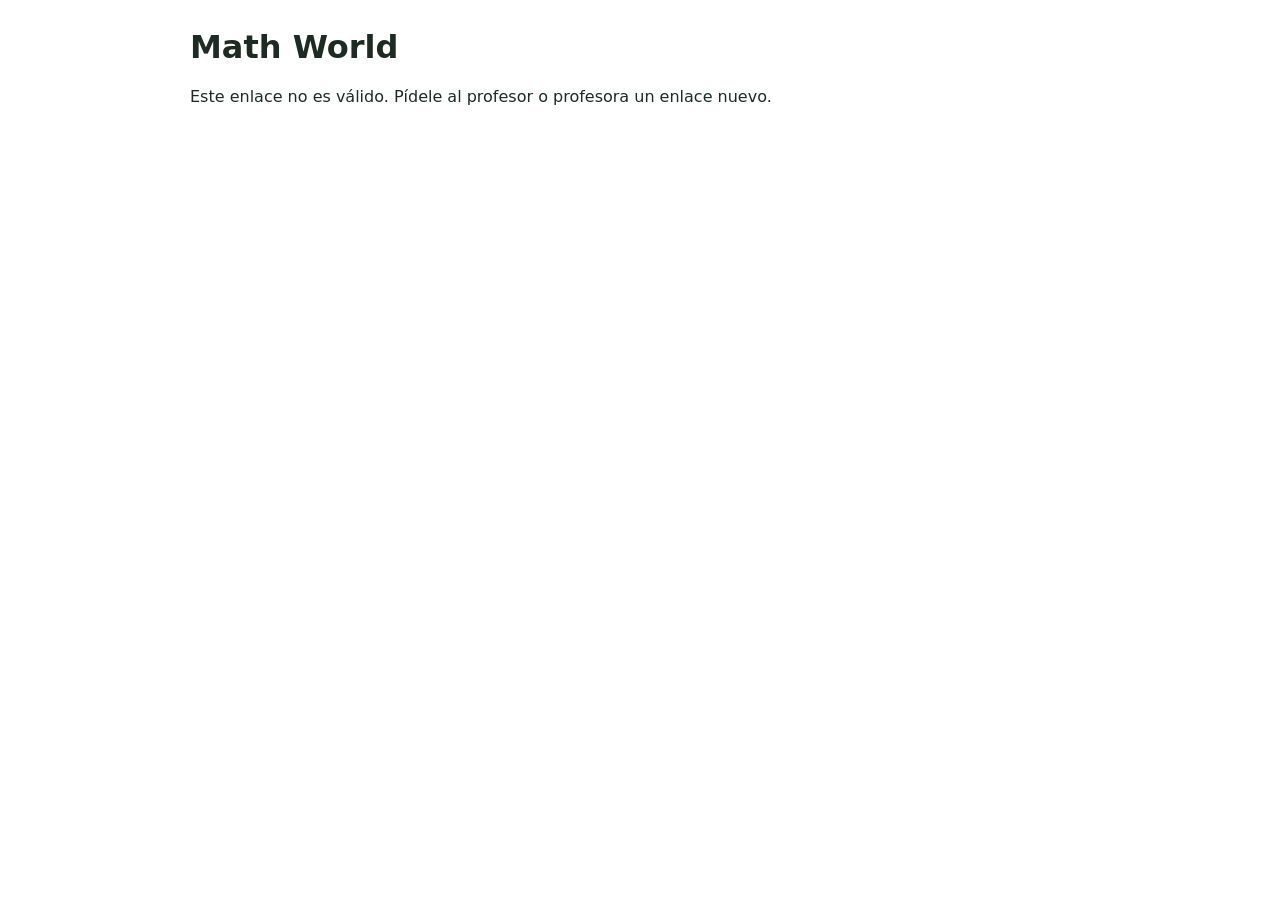
<file: juego/informe.html>
<!doctype html>
<html lang="es">
<head>
  <meta charset="utf-8">
  <meta name="viewport" content="width=device-width, initial-scale=1">
  <meta name="robots" content="noindex, nofollow">
  <meta name="referrer" content="no-referrer">
  <title>Informe del estudiante · Math World</title>
  <link rel="icon" href="/favicon.svg" type="image/svg+xml">
  <style id="estilo">body{font-family:system-ui,sans-serif;color:#1d2b25;margin:28px auto;padding:0 16px;max-width:900px} .muted{color:#667}</style>
</head>
<body>
  <div id="informe"><p class="muted">Cargando el informe…</p></div>
  <script src="config.js"></script>
  <script src="nube.js"></script>
  <script src="preguntas.js"></script>
  <script src="preguntas_u234.js"></script>
  <script src="preguntas_ext.js"></script>
  <script src="preguntas_mas.js"></script>
  <script src="banco_7.js"></script>
  <script src="banco_8.js"></script>
  <script src="banco.js"></script>
  <script src="informe.js"></script>
  <script>
    (async function () {
      const el = document.getElementById('informe');
      const error = (t) => { el.innerHTML = `<h1>Math World</h1><p>${t}</p>`; };
      const c = new URLSearchParams(location.search).get('c') || '';
      if (!/^[0-9a-f]{8}-[0-9a-f]{4}-[0-9a-f]{4}-[0-9a-f]{4}-[0-9a-f]{12}$/i.test(c)) return error('Este enlace no es válido. Pídele al profesor o profesora un enlace nuevo.');
      let r = null;
      try { r = await Nube.informe(c); } catch (e) { return error('No se pudo cargar el informe. Revisa tu conexión a internet e inténtalo otra vez.'); }
      if (!r || !r.ok) return error('Este enlace ya no está activo. Pídele al profesor o profesora un enlace nuevo.');
      const nivel = String(r.curso) === 'INV' ? (r.nivel === '8' ? '8basico' : '7basico') : (String(r.curso).charAt(0) === '8' ? '8basico' : '7basico');
      const titulos = {};
      for (const u of ['u1', 'u2', 'u3', 'u4']) titulos[u] = Preguntas.titulos(nivel, u) || {};
      const nombreTema = (k) => { for (const u of ['u1', 'u2', 'u3', 'u4']) if (titulos[u][k]) return { unidad: u, titulo: titulos[u][k] }; return { unidad: '', titulo: Preguntas.tituloDe ? Preguntas.tituloDe(k) : k }; };
      document.getElementById('estilo').textContent = InformeMW.ESTILO;
      const cursoNombre = String(r.curso) === 'INV' ? 'Invitado' : `${String(r.curso).charAt(0)}° ${String(r.curso).slice(1)}`;
      el.innerHTML = '<button onclick="print()" style="float:right;padding:8px 14px">🖨️ Imprimir</button>'
        + InformeMW.cuerpo({ nombre: r.nombre, cursoNombre, p: r.progreso || {}, nombreTema, zonas: { u1: 'Unidad 1', u2: 'Unidad 2', u3: 'Unidad 3', u4: 'Unidad 4' }, apoderado: true })
        + '<p class="muted" style="margin-top:24px">Este informe se actualiza solo cada vez que el estudiante juega. Es de solo lectura: no permite entrar al juego ni ver datos de otros estudiantes.</p>';
      document.title = `Informe de ${r.nombre} · Math World`;
    })();
  </script>
</body>
</html>
</file>
<file: styles.css>
:root {
  --bg: #0f1d17; --bg2: #13241c; --panel: #182c23; --panel2: #1f382d; --line: #2e4a3d;
  --text: #f4eedf; --muted: #b5c2b6; --amber: #f2b544; --amber2: #ffd27a; --teal: #5cc8b8; --coral: #ee7b61; --ok: #6fd18a;
  --radio: 18px; --sombra: 0 14px 40px rgba(0, 0, 0, .35);
}
* { box-sizing: border-box; }
html { scroll-behavior: smooth; scroll-padding-top: 72px; }
body { margin: 0; background: var(--bg); color: var(--text); font-family: "Nunito", system-ui, sans-serif; font-size: 17px; line-height: 1.55; overflow-x: hidden; }
a { color: inherit; }
img { max-width: 100%; display: block; }
h1, h2, h3, h4, .logo { font-family: "Fredoka", "Nunito", sans-serif; }
button { font: inherit; color: inherit; }
:focus-visible { outline: 3px solid var(--amber); outline-offset: 3px; }

/* ------------------------------------------------------------ navegación */
.nav { position: fixed; inset: 0 0 auto; z-index: 50; display: flex; align-items: center; justify-content: space-between; gap: 16px; padding: 14px clamp(16px, 4vw, 48px); transition: background .3s, padding .3s, box-shadow .3s; }
.nav.solida { background: rgba(15, 29, 23, .92); backdrop-filter: blur(10px); padding-top: 10px; padding-bottom: 10px; box-shadow: 0 6px 24px rgba(0,0,0,.35); }
.logo { display: inline-flex; align-items: center; gap: 8px; font-size: 26px; font-weight: 700; text-decoration: none; color: var(--text); letter-spacing: .01em; }
.logo span { color: var(--amber); }
.logo .logo-ico { display: grid; place-items: center; width: 38px; height: 38px; border-radius: 11px; background: linear-gradient(135deg, var(--amber), #e0812c); color: #1b1a12; font-size: 22px; box-shadow: 0 4px 0 #8a4f12; transition: transform .3s; }
.logo:hover .logo-ico { transform: rotate(-12deg) scale(1.08); }
.nav-links { display: flex; align-items: center; gap: 6px; }
.nav-link { position: relative; padding: 8px 12px; border-radius: 10px; text-decoration: none; font-weight: 800; font-size: 15px; color: var(--muted); transition: color .2s, background .2s; }
.nav-link::after { content: ""; position: absolute; left: 12px; right: 12px; bottom: 4px; height: 2px; border-radius: 2px; background: var(--amber); transform: scaleX(0); transition: transform .25s; }
.nav-link:hover { color: var(--text); background: rgba(255,255,255,.05); }
.nav-link:hover::after { transform: scaleX(1); }
.nav-prof { color: var(--teal); }
.nav-burger { display: none; width: 44px; height: 44px; border-radius: 12px; border: 2px solid var(--line); background: rgba(15,29,23,.8); flex-direction: column; justify-content: center; align-items: center; gap: 5px; cursor: pointer; }
.nav-burger i { display: block; width: 20px; height: 2px; border-radius: 2px; background: var(--text); transition: transform .25s, opacity .25s; }
.nav.abierta .nav-burger i:nth-child(1) { transform: translateY(7px) rotate(45deg); }
.nav.abierta .nav-burger i:nth-child(2) { opacity: 0; }
.nav.abierta .nav-burger i:nth-child(3) { transform: translateY(-7px) rotate(-45deg); }

/* ------------------------------------------------------------ botones */
.btn { position: relative; overflow: hidden; display: inline-flex; align-items: center; justify-content: center; gap: 10px; min-height: 52px; padding: 0 26px; border-radius: 16px; border: 0; background: linear-gradient(180deg, var(--amber2), var(--amber)); color: #1b1a12; font-family: "Fredoka", "Nunito", sans-serif; font-weight: 700; font-size: 19px; text-decoration: none; cursor: pointer; box-shadow: 0 6px 0 #a4701c, 0 12px 24px rgba(0,0,0,.35); transition: transform .15s, box-shadow .15s, filter .2s; }
.btn:hover { transform: translateY(-3px); box-shadow: 0 9px 0 #a4701c, 0 18px 30px rgba(0,0,0,.4); filter: brightness(1.05); }
.btn:active { transform: translateY(4px); box-shadow: 0 2px 0 #a4701c, 0 6px 12px rgba(0,0,0,.3); }
.btn-chico { min-height: 42px; padding: 0 18px; font-size: 16px; border-radius: 12px; box-shadow: 0 4px 0 #a4701c; }
.btn-grande { min-height: 62px; padding: 0 30px; font-size: 21px; }
.btn-sec { background: rgba(15, 29, 23, .7); color: var(--text); border: 2px solid var(--teal); box-shadow: 0 6px 0 #1f6f64, 0 12px 24px rgba(0,0,0,.35); backdrop-filter: blur(4px); }
.btn-sec:hover { box-shadow: 0 9px 0 #1f6f64, 0 18px 30px rgba(0,0,0,.4); }
.btn-ico { display: inline-grid; place-items: center; width: 30px; height: 30px; border-radius: 50%; background: rgba(0,0,0,.12); font-size: 15px; }
.btn-brillo::before { content: ""; position: absolute; top: 0; left: -60%; width: 40%; height: 100%; background: linear-gradient(100deg, transparent, rgba(255,255,255,.65), transparent); transform: skewX(-20deg); animation: brillo 3.2s ease-in-out infinite; }
@keyframes brillo { 0%, 60% { left: -60%; } 100% { left: 130%; } }
.onda { position: absolute; width: 10px; height: 10px; margin: -5px 0 0 -5px; border-radius: 50%; background: rgba(255,255,255,.55); pointer-events: none; animation: onda .65s ease-out forwards; }
@keyframes onda { to { transform: scale(40); opacity: 0; } }

/* ------------------------------------------------------------ portada */
.hero { position: relative; min-height: 100vh; min-height: 100svh; display: flex; align-items: center; justify-content: center; overflow: hidden; padding: 110px 20px 190px; isolation: isolate; }
.hero-fondo { position: absolute; inset: -30px; background: url("img/portada.jpg") center / cover no-repeat; transform: scale(1.12); transition: transform .6s ease-out; z-index: -3; animation: respira 22s ease-in-out infinite alternate; }
@keyframes respira { to { filter: saturate(1.25) hue-rotate(-6deg); } }
.hero-velo { position: absolute; inset: 0; z-index: -2; background: radial-gradient(ellipse at 50% 42%, rgba(15,29,23,.35), rgba(15,29,23,.86) 72%), linear-gradient(180deg, rgba(15,29,23,.2), rgba(15,29,23,0) 30%, var(--bg) 100%); }
.simbolos { position: absolute; inset: 0; z-index: -1; pointer-events: none; transition: transform .6s ease-out; }
.simbolos span { position: absolute; left: var(--x); bottom: -40px; font-family: "Fredoka", sans-serif; font-weight: 700; font-size: calc(var(--t) * 1.6); color: rgba(255, 210, 122, .32); text-shadow: 0 0 18px rgba(255, 210, 122, .25); animation: sube var(--d) linear infinite; }
@keyframes sube { 0% { transform: translateY(0) rotate(0); opacity: 0; } 10% { opacity: 1; } 90% { opacity: .9; } 100% { transform: translateY(-110vh) rotate(var(--r)); opacity: 0; } }
.hero-body { position: relative; max-width: 860px; text-align: center; }
.kicker { display: inline-flex; align-items: center; gap: 8px; margin: 0 0 10px; padding: 6px 14px; border-radius: 999px; background: rgba(15,29,23,.7); border: 1px solid var(--line); font-weight: 800; font-size: 14px; letter-spacing: .06em; text-transform: uppercase; color: var(--amber2); }
.punto-vivo { width: 9px; height: 9px; border-radius: 50%; background: var(--ok); box-shadow: 0 0 0 0 rgba(111,209,138,.7); animation: late 1.8s infinite; }
@keyframes late { 70% { box-shadow: 0 0 0 10px rgba(111,209,138,0); } 100% { box-shadow: 0 0 0 0 rgba(111,209,138,0); } }
.titulo-juego { margin: 0; font-size: clamp(56px, 12vw, 128px); line-height: 1; font-weight: 700; color: var(--amber2); text-shadow: 0 6px 0 #6a3d0c, 0 12px 30px rgba(0,0,0,.55); letter-spacing: .01em; }
.letras span { display: inline-block; animation: letra 3.6s ease-in-out infinite; animation-delay: calc(var(--i) * .12s); }
.letras .esp { width: .3em; }
@keyframes letra { 0%, 70%, 100% { transform: translateY(0); } 80% { transform: translateY(-14px) rotate(-4deg); color: #fff3c4; } 90% { transform: translateY(2px); } }
.lead { max-width: 640px; margin: 18px auto 28px; font-size: clamp(17px, 2.2vw, 21px); font-weight: 700; color: #e8efe6; text-shadow: 0 2px 10px rgba(0,0,0,.6); }
.cta { display: flex; justify-content: center; flex-wrap: wrap; gap: 16px; }
.contadores { display: flex; justify-content: center; flex-wrap: wrap; gap: 12px; margin-top: 34px; }
.contadores div { min-width: 110px; padding: 10px 16px; border-radius: 14px; background: rgba(15,29,23,.72); border: 1px solid var(--line); backdrop-filter: blur(4px); }
.contadores b { display: block; font-family: "Fredoka", sans-serif; font-size: 30px; line-height: 1.1; color: var(--amber2); }
.contadores span { font-size: 13px; font-weight: 800; color: var(--muted); text-transform: uppercase; letter-spacing: .05em; }
.desfile { position: absolute; left: 0; right: 0; bottom: 34px; height: 120px; pointer-events: none; }
.caminante { position: absolute; left: 0; bottom: var(--y); display: flex; align-items: flex-end; animation: cruza var(--d) linear infinite; animation-delay: var(--retraso); }
.caminante .masc { margin-left: -26px; margin-bottom: 2px; order: -1; }
@keyframes cruza { from { transform: translateX(-160px); } to { transform: translateX(calc(100vw + 40px)); } }
.bajar { position: absolute; left: 50%; bottom: 10px; transform: translateX(-50%); font-size: 34px; line-height: 1; text-decoration: none; color: var(--amber2); animation: rebota 1.8s ease-in-out infinite; }
@keyframes rebota { 50% { transform: translate(-50%, 8px); } }

/* sprites de personajes (hojas LPC 576×256 mostradas a 1,5×) y mascotas */
.sprite { display: block; width: 96px; height: 96px; background-repeat: no-repeat; background-size: 864px 384px; background-position: 0 var(--fy, -192px); image-rendering: pixelated; }
.sprite.camina { animation: caminar .85s steps(8) infinite; }
.desfile .sprite { --fy: -288px; }
@keyframes caminar { from { background-position: -96px var(--fy, -192px); } to { background-position: -864px var(--fy, -192px); } }
.masc { display: block; width: 48px; height: 48px; background: url("juego/assets/mascotas.png") 0 calc(var(--fila) * -48px) / 96px 480px no-repeat; image-rendering: pixelated; animation: masc .5s steps(2) infinite; }
@keyframes masc { to { background-position: -96px calc(var(--fila) * -48px); } }

/* ------------------------------------------------------------ secciones */
.seccion { position: relative; padding: clamp(64px, 9vw, 110px) clamp(16px, 4vw, 48px); }
.seccion-oscura { background: linear-gradient(180deg, var(--bg2), #0c1813); }
.seccion-oscura::before { content: ""; position: absolute; inset: 0; background-image: radial-gradient(rgba(255,255,255,.05) 1px, transparent 1px); background-size: 22px 22px; pointer-events: none; }
.cab-sec { max-width: 760px; margin: 0 auto 40px; text-align: center; }
.etq { display: inline-block; font-size: 13px; font-weight: 800; letter-spacing: .1em; text-transform: uppercase; color: var(--amber); }
.cab-sec h2 { margin: 6px 0 10px; font-size: clamp(30px, 5vw, 46px); line-height: 1.1; }
.cab-sec p { margin: 0; color: var(--muted); }
.aparece { opacity: 0; transform: translateY(34px) scale(.98); transition: opacity .7s ease, transform .7s cubic-bezier(.2,.8,.2,1); transition-delay: var(--retraso, 0ms); }
.aparece.visible { opacity: 1; transform: none; }

/* mundos */
.mundos { max-width: 1200px; margin: 0 auto; display: grid; grid-template-columns: repeat(auto-fit, minmax(250px, 1fr)); gap: 20px; }
.mundo { position: relative; height: 360px; padding: 0; border-radius: 22px; border: 3px solid color-mix(in srgb, var(--c) 70%, #000); overflow: hidden; cursor: pointer; background: #000; text-align: left; box-shadow: var(--sombra); transition: transform .25s ease, box-shadow .25s, border-color .25s; transform-style: preserve-3d; }
.mundo:hover { box-shadow: 0 22px 50px rgba(0,0,0,.5), 0 0 0 4px color-mix(in srgb, var(--c) 35%, transparent); border-color: var(--c); }
.mundo-img { position: absolute; inset: -8px; background-size: cover; background-position: center; image-rendering: pixelated; transition: transform 6s ease-out, filter .4s; }
.mundo:hover .mundo-img { transform: scale(1.18) translateY(-12px); }
.mundo-brillo { position: absolute; inset: 0; background: radial-gradient(circle at var(--mx, 50%) var(--my, 30%), rgba(255,255,255,.22), transparent 45%), linear-gradient(180deg, transparent 30%, rgba(8,14,11,.92)); pointer-events: none; }
.mundo-cara, .mundo-detalle { position: absolute; left: 0; right: 0; bottom: 0; padding: 20px; display: flex; flex-direction: column; gap: 4px; transition: transform .45s cubic-bezier(.2,.8,.2,1), opacity .35s; }
.mundo-ico { font-size: 40px; filter: drop-shadow(0 4px 6px rgba(0,0,0,.5)); animation: flotar 3s ease-in-out infinite; width: max-content; }
.mundo small { font-size: 12px; font-weight: 800; letter-spacing: .08em; text-transform: uppercase; color: var(--c); }
.mundo strong { font-family: "Fredoka", sans-serif; font-size: 26px; line-height: 1.1; }
.mundo-ver { margin-top: 6px; font-size: 13px; font-weight: 800; color: var(--muted); }
.mundo-detalle { top: 0; justify-content: flex-end; background: linear-gradient(180deg, rgba(8,14,11,.55), rgba(8,14,11,.96) 45%); transform: translateY(100%); opacity: 0; }
.mundo-detalle ul { margin: 8px 0; padding-left: 20px; font-size: 15px; }
.mundo-detalle li { margin: 3px 0; }
.mundo-jefe { font-size: 14px; font-weight: 800; color: var(--amber2); }
.mundo.abierto .mundo-detalle, .mundo:hover .mundo-detalle { transform: none; opacity: 1; }
.mundo.abierto .mundo-cara, .mundo:hover .mundo-cara { transform: translateY(30px); opacity: 0; }
@keyframes flotar { 50% { transform: translateY(-7px) rotate(-4deg); } }

/* pasos */
.pasos { position: relative; max-width: 1100px; margin: 0 auto; display: grid; grid-template-columns: repeat(auto-fit, minmax(260px, 1fr)); gap: 22px; }
.paso { position: relative; padding: 30px 24px 24px; border-radius: 22px; background: var(--panel); border: 2px solid var(--line); box-shadow: var(--sombra); text-align: center; transition: transform .25s, border-color .25s; }
.paso:hover { transform: translateY(-8px); border-color: var(--amber); }
.paso-num { position: absolute; top: -18px; left: 50%; transform: translateX(-50%); display: grid; place-items: center; width: 40px; height: 40px; border-radius: 50%; background: var(--amber); color: #1b1a12; font-family: "Fredoka", sans-serif; font-weight: 700; font-size: 20px; box-shadow: 0 4px 0 #a4701c; }
.paso-ico { display: inline-block; font-size: 56px; margin: 6px 0 4px; }
.flota { animation: flotar 3s ease-in-out infinite; }
.flota.d1 { animation-delay: -1s; } .flota.d2 { animation-delay: -2s; }
.paso h3 { margin: 0 0 6px; font-size: 23px; }
.paso p { margin: 0; color: var(--muted); font-size: 16px; }

/* carrusel */
.carrusel { position: relative; max-width: 1000px; margin: 0 auto; border-radius: 24px; overflow: hidden; border: 3px solid var(--line); box-shadow: 0 24px 60px rgba(0,0,0,.5); background: #000; touch-action: pan-y; user-select: none; }
.pista { display: flex; transition: transform .7s cubic-bezier(.7,0,.2,1); }
.diapo { position: relative; flex: 0 0 100%; margin: 0; aspect-ratio: 16 / 9; overflow: hidden; }
.diapo img { width: 100%; height: 100%; object-fit: cover; transform: scale(1.08); transition: transform 5s ease-out; pointer-events: none; }
.diapo.activa img { transform: scale(1); }
.diapo figcaption { position: absolute; left: 0; right: 0; bottom: 0; padding: 50px 24px 22px; display: flex; flex-direction: column; gap: 2px; background: linear-gradient(180deg, transparent, rgba(8,14,11,.92)); transform: translateY(20px); opacity: 0; transition: transform .6s .25s, opacity .6s .25s; }
.diapo.activa figcaption { transform: none; opacity: 1; }
.diapo b { font-family: "Fredoka", sans-serif; font-size: clamp(20px, 3vw, 28px); }
.diapo span { color: #dfe7dd; font-weight: 700; }
.car-btn { position: absolute; top: 50%; transform: translateY(-50%); width: 52px; height: 52px; border-radius: 50%; border: 2px solid rgba(255,255,255,.3); background: rgba(15,29,23,.75); font-size: 32px; line-height: 1; cursor: pointer; transition: background .2s, transform .2s; }
.car-btn:hover { background: var(--amber); color: #1b1a12; transform: translateY(-50%) scale(1.1); }
.car-btn.izq { left: 14px; } .car-btn.der { right: 14px; }
.car-puntos { position: absolute; top: 14px; right: 16px; display: flex; gap: 6px; }
.car-puntos button { width: 10px; height: 10px; padding: 0; border-radius: 999px; border: 0; background: rgba(255,255,255,.4); cursor: pointer; transition: width .3s, background .3s; }
.car-puntos button[aria-current="true"] { width: 28px; background: var(--amber); }

/* personajes y mascotas */
.elenco { position: relative; max-width: 1100px; margin: 0 auto; display: grid; grid-template-columns: repeat(auto-fill, minmax(118px, 1fr)); gap: 14px; }
.pj { position: relative; display: flex; flex-direction: column; align-items: center; gap: 2px; padding: 12px 6px 10px; border-radius: 18px; border: 2px solid var(--line); background: var(--panel); cursor: pointer; transition: transform .2s, border-color .2s, background .2s; }
.pj:hover { transform: translateY(-6px); border-color: var(--teal); background: var(--panel2); }
.pj small { font-weight: 800; font-size: 13px; text-align: center; line-height: 1.15; }
.pj.rey { border-color: #b98a2a; background: linear-gradient(180deg, #3a2f12, var(--panel)); }
.pj.rey::after { content: ""; position: absolute; inset: -2px; border-radius: 18px; padding: 2px; background: conic-gradient(from var(--ang, 0deg), #ffd24a, transparent 30%, #ffd24a 60%, transparent 80%); -webkit-mask: linear-gradient(#000 0 0) content-box, linear-gradient(#000 0 0); -webkit-mask-composite: xor; mask-composite: exclude; animation: gira-borde 4s linear infinite; pointer-events: none; }
@property --ang { syntax: "<angle>"; initial-value: 0deg; inherits: false; }
@keyframes gira-borde { to { --ang: 360deg; } }
.corona { position: absolute; top: -12px; right: -6px; font-size: 22px; animation: flotar 2.4s ease-in-out infinite; }
.salta { animation: salto .5s ease; }
@keyframes salto { 30% { transform: translateY(-18px) scale(1.05); } 60% { transform: translateY(0) scale(.97); } }
.corral { position: relative; max-width: 1100px; margin: 34px auto 0; padding: 18px; border-radius: 20px; background: rgba(0,0,0,.25); border: 2px dashed var(--line); text-align: center; }
.mascotas-fila { display: flex; flex-wrap: wrap; justify-content: center; gap: 10px; margin-top: 10px; }
.m-chip { display: flex; flex-direction: column; align-items: center; gap: 2px; width: 104px; padding: 8px 4px; border-radius: 14px; border: 2px solid var(--line); background: var(--panel); cursor: pointer; transition: transform .2s, border-color .2s; }
.m-chip:hover { transform: translateY(-5px) rotate(-3deg); border-color: var(--amber); }
.m-chip small { font-size: 12px; font-weight: 800; line-height: 1.15; }

/* novedades */
.novedades { max-width: 1100px; margin: 0 auto; display: grid; grid-template-columns: repeat(auto-fit, minmax(300px, 1fr)); gap: 18px; }
.novedad { padding: 22px; border-radius: 20px; background: var(--panel); border: 2px solid var(--line); box-shadow: var(--sombra); transition: transform .2s ease, border-color .2s; }
.novedad:hover { border-color: var(--amber); }
.nov-ico { display: inline-grid; place-items: center; width: 60px; height: 60px; border-radius: 16px; background: var(--panel2); font-size: 32px; transition: transform .3s; }
.novedad:hover .nov-ico { transform: scale(1.15) rotate(-8deg); }
.novedad h3 { margin: 12px 0 4px; font-size: 22px; }
.novedad p { margin: 0; color: var(--muted); font-size: 16px; }

/* accesos */
.accesos { position: relative; max-width: 1100px; margin: 0 auto; display: grid; grid-template-columns: repeat(auto-fill, minmax(300px, 1fr)); gap: 14px; }
.acceso { position: relative; overflow: hidden; display: flex; align-items: center; gap: 14px; padding: 18px 18px 18px 16px; border-radius: 18px; background: var(--panel); border: 2px solid var(--line); text-decoration: none; text-align: left; cursor: pointer; transition: transform .2s ease, border-color .2s, background .2s; }
.acceso:hover { border-color: var(--teal); background: var(--panel2); }
.acceso.destacado { grid-column: span 2; background: linear-gradient(120deg, #3a2f12, var(--panel) 70%); border-color: var(--amber); }
.acc-ico { display: grid; place-items: center; flex-shrink: 0; width: 56px; height: 56px; border-radius: 16px; background: rgba(0,0,0,.25); font-size: 30px; transition: transform .3s; }
.acceso:hover .acc-ico { transform: scale(1.12) rotate(6deg); }
.acc-txt { flex: 1; display: flex; flex-direction: column; min-width: 0; }
.acc-txt strong { font-family: "Fredoka", sans-serif; font-size: 20px; }
.acc-txt small { font-size: 14px; color: var(--muted); line-height: 1.35; }
.acc-flecha { font-size: 24px; color: var(--amber); transition: transform .2s; }
.acceso:hover .acc-flecha { transform: translateX(6px); }
.acc-pronto { position: absolute; top: 10px; right: 12px; padding: 2px 9px; border-radius: 999px; background: rgba(255,255,255,.08); font-size: 12px; font-weight: 800; color: var(--muted); }
.acceso.bloqueado .acc-ico { filter: grayscale(.6); opacity: .8; }
.sacude { animation: sacude .45s; }
@keyframes sacude { 20%, 60% { transform: translateX(-7px) rotate(-1deg); } 40%, 80% { transform: translateX(7px) rotate(1deg); } }

/* ayuda */
.faq { max-width: 820px; margin: 0 auto; display: flex; flex-direction: column; gap: 10px; }
.preg { border-radius: 16px; background: var(--panel); border: 2px solid var(--line); overflow: hidden; transition: border-color .2s; }
.preg[open] { border-color: var(--teal); }
.preg summary { display: flex; justify-content: space-between; align-items: center; gap: 12px; padding: 16px 18px; font-weight: 800; font-size: 18px; cursor: pointer; list-style: none; }
.preg summary::-webkit-details-marker { display: none; }
.preg summary:hover { background: var(--panel2); }
.mas { position: relative; width: 20px; height: 20px; flex-shrink: 0; }
.mas::before, .mas::after { content: ""; position: absolute; left: 0; top: 9px; width: 20px; height: 2px; border-radius: 2px; background: var(--amber); transition: transform .3s; }
.mas::after { transform: rotate(90deg); }
.preg[open] .mas::after { transform: rotate(0); }
.preg p { margin: 0; padding: 0 18px 18px; color: var(--muted); animation: abre .35s ease; }
@keyframes abre { from { opacity: 0; transform: translateY(-6px); } }

/* ------------------------------------------------------------ material de clases */
.wrap { max-width: 1100px; margin: 0 auto; padding: 0 20px; }
.material { padding-top: 110px; padding-bottom: 80px; min-height: 80vh; }
.crumbs { font-size: 14px; color: var(--muted); }
.crumbs a { color: var(--teal); }
.material h2 { font-size: clamp(30px, 5vw, 42px); margin: 6px 0 10px; }
.intro-mat { color: var(--muted); max-width: 680px; }
.cursos { display: grid; grid-template-columns: repeat(auto-fit, minmax(280px, 1fr)); gap: 16px; margin-top: 18px; }
.curso { display: flex; align-items: center; gap: 16px; padding: 20px; border-radius: 20px; background: var(--panel); border: 2px solid var(--line); text-decoration: none; transition: transform .2s, border-color .2s; }
.curso:hover { transform: translateY(-5px); border-color: var(--amber); }
.curso-num { display: grid; place-items: center; width: 62px; height: 62px; border-radius: 16px; background: var(--amber); color: #1b1a12; font-family: "Fredoka", sans-serif; font-size: 26px; font-weight: 700; }
.curso-txt { flex: 1; display: flex; flex-direction: column; }
.curso-txt strong { font-family: "Fredoka", sans-serif; font-size: 22px; }
.curso-txt span { color: var(--muted); font-size: 15px; }
.arrow { font-size: 26px; color: var(--amber); transition: transform .2s; }
.curso:hover .arrow { transform: translateX(6px); }
.unidades { display: grid; grid-template-columns: repeat(auto-fit, minmax(240px, 1fr)); gap: 16px; margin-top: 18px; }
.unidad { display: flex; flex-direction: column; gap: 6px; padding: 20px; border-radius: 20px; background: var(--panel); border: 2px solid var(--line); text-decoration: none; transition: transform .2s, border-color .2s; }
a.unidad:hover { transform: translateY(-5px); border-color: var(--teal); }
.unidad.bloqueada { opacity: .6; }
.u-num { font-size: 13px; font-weight: 800; letter-spacing: .08em; text-transform: uppercase; color: var(--c, var(--amber)); display: block; }
.unidad h3 { margin: 0; font-size: 22px; }
.unidad ul { margin: 4px 0; padding-left: 20px; font-size: 15px; color: var(--muted); }
.u-foot { margin-top: auto; font-weight: 800; color: var(--amber); }
.temas { color: var(--muted); }
.grupo h3 { font-size: 22px; margin: 26px 0 10px; }
.grid { display: grid; grid-template-columns: repeat(auto-fill, minmax(230px, 1fr)); gap: 14px; }
.card { display: flex; flex-direction: column; gap: 6px; padding: 18px; border-radius: 18px; background: var(--panel); border: 2px solid var(--line); }
.card h4 { margin: 0; font-size: 19px; }
.card p { margin: 0; color: var(--muted); font-size: 15px; flex: 1; }
.tag { align-self: flex-start; padding: 3px 10px; border-radius: 999px; font-size: 12px; font-weight: 800; background: var(--panel2); color: var(--teal); }
.dl { align-self: flex-start; margin-top: 6px; padding: 8px 14px; border-radius: 10px; background: var(--amber); color: #1b1a12; font-weight: 800; text-decoration: none; }
.empty { padding: 30px; text-align: center; color: var(--muted); border: 2px dashed var(--line); border-radius: 18px; }
.empty a { color: var(--amber); font-weight: 800; }

/* ------------------------------------------------------------ pie y aviso */
.footer { padding: 46px 20px 30px; background: #0a140f; border-top: 1px solid var(--line); text-align: center; }
.pie { max-width: 820px; margin: 0 auto; display: flex; flex-direction: column; align-items: center; gap: 6px; }
.pie p { margin: 0; color: var(--muted); }
.pie-links a { color: var(--teal); font-weight: 800; text-decoration: none; }
.nota-pie { font-size: 13px; }
.toast-web { position: fixed; left: 50%; bottom: 24px; z-index: 80; transform: translate(-50%, 30px); padding: 12px 18px; border-radius: 14px; background: var(--panel2); border: 2px solid var(--amber); font-weight: 800; box-shadow: var(--sombra); opacity: 0; pointer-events: none; transition: opacity .3s, transform .3s; max-width: calc(100vw - 32px); text-align: center; }
.toast-web.ver { opacity: 1; transform: translate(-50%, 0); }

/* ------------------------------------------------------------ celular */
@media (max-width: 860px) {
  .nav-burger { display: flex; }
  .nav-links { position: fixed; top: 64px; right: 12px; left: 12px; flex-direction: column; align-items: stretch; gap: 4px; padding: 12px; border-radius: 18px; background: #12221b; border: 2px solid var(--line); box-shadow: var(--sombra); transform: translateY(-12px); opacity: 0; pointer-events: none; transition: opacity .25s, transform .25s; }
  .nav.abierta .nav-links { transform: none; opacity: 1; pointer-events: auto; }
  .nav-link { padding: 12px 14px; font-size: 17px; }
  .nav-links .btn { margin-top: 6px; }
  .acceso.destacado { grid-column: auto; }
  .hero { padding-bottom: 170px; }
  .contadores { display: grid; grid-template-columns: repeat(4, 1fr); gap: 6px; }
  .contadores div { min-width: 0; padding: 8px 4px; }
  .contadores span { font-size: 10px; }
  .elenco { grid-template-columns: repeat(3, 1fr); gap: 10px; }
  .pj small { font-size: 12px; }
  .m-chip { width: 92px; }
  .contadores b { font-size: 24px; }
  .desfile { transform: scale(.8); transform-origin: bottom left; width: 125%; }
  .mundo { height: 320px; }
  .car-btn { width: 42px; height: 42px; font-size: 26px; }
  .diapo { aspect-ratio: 4 / 3; }
}

@media (prefers-reduced-motion: reduce) {
  *, *::before, *::after { animation: none !important; transition: none !important; }
  .aparece { opacity: 1; transform: none; }
}

/* Personajes especiales (por nivel) y leyendas en la portada */
.pj.esp { padding-top: 18px; }
.pj .nv { position: absolute; top: 6px; left: 8px; padding: 1px 7px; border-radius: 999px; background: rgba(255, 210, 74, .16); color: #ffd24a; font-size: 11px; font-weight: 800; }
.pj em { font-style: normal; font-size: 11px; font-weight: 800; color: var(--muted); }
.pj.rey .nv { background: #ffd24a; color: #3a2400; }

/* Salón de la fama */
.salon { max-width: 1100px; margin: 0 auto; display: grid; grid-template-columns: repeat(auto-fit, minmax(250px, 1fr)); gap: 18px; }
.salon-curso { padding: 20px; border-radius: 20px; background: var(--panel); border: 2px solid var(--line); box-shadow: var(--sombra); }
.salon-curso h3 { margin: 0 0 10px; font-size: 24px; }
.salon-curso h4 { margin: 16px 0 6px; font-size: 16px; }
.salon-cifras { display: grid; grid-template-columns: repeat(3, 1fr); gap: 8px; }
.salon-cifras span { display: flex; flex-direction: column; align-items: center; text-align: center; padding: 8px 4px; border-radius: 12px; background: var(--panel2); font-size: 12px; color: var(--muted); font-weight: 700; }
.salon-cifras b { font-size: 22px; color: #ffd24a; }
.salon-lista { list-style: none; margin: 0; padding: 0; display: flex; flex-direction: column; gap: 4px; }
.salon-lista li { display: flex; gap: 8px; align-items: center; padding: 6px 10px; border-radius: 10px; background: var(--panel2); }
.salon-lista li b { flex: 1; }
.salon-lista li small { color: var(--muted); font-weight: 700; }
.salon-vacio { color: var(--muted); margin: 0; }

/* Quinto mundo: el Altar de los Dioses ocupa toda la fila como un estandarte */
.mundo.final { grid-column: 1 / -1; height: 300px; box-shadow: 0 0 34px color-mix(in srgb, var(--c) 45%, transparent); }
.mundo.final .mundo-img { background-position: center 28%; }
.mundo.final .mundo-cara { max-width: 560px; }
.mundo.final .mundo-detalle ul { columns: 2; column-gap: 28px; }
@media (max-width: 860px) {
  .mundo.final { height: 360px; }
  .mundo.final .mundo-detalle ul { columns: 1; }
}
</file>
<file: juego/juego.css>
:root {
  --bg: #12201a;
  --panel: #1c2d25;
  --panel-2: #172a21;
  --line: #2e4a3d;
  --text: #f4eedf;
  --muted: #c9d3c6;
  --amber: #f2b544;
  --teal: #5cc8b8;
  --coral: #ee7b61;
  --ok: #7bd88f;
}
* { box-sizing: border-box; }
html, body { margin: 0; height: 100%; background: var(--bg); color: var(--text); font-family: "Nunito", system-ui, sans-serif; overflow: hidden; }
button { font-family: inherit; }
img.px, .px { image-rendering: pixelated; }
.oculto { display: none !important; }

#juego { position: fixed; inset: 0; }
#juego canvas { display: block; }

/* ---------- Ingreso ---------- */
#ingreso { position: fixed; inset: 0; overflow-y: auto; background: #12201a url("assets/fondo_ingreso.png") center / cover no-repeat; }
#ingreso::before { content: ""; position: fixed; inset: 0; background: rgba(10, 20, 15, 0.55); }
.ingreso-wrap { position: relative; min-height: 100%; max-width: 1100px; margin: 0 auto; padding: 32px 16px; display: flex; flex-wrap: wrap; align-items: center; justify-content: space-between; gap: 32px; }
.ingreso-intro { flex: 1 1 360px; display: flex; flex-direction: column; gap: 16px; }
.chip { align-self: flex-start; padding: 6px 14px; border-radius: 999px; background: var(--panel); border: 1px solid var(--line); color: var(--amber); font-weight: 800; font-size: 13px; letter-spacing: .05em; }
.ingreso-intro h1 { margin: 0; font-family: "Fredoka", "Nunito", sans-serif; font-size: clamp(48px, 9vw, 84px); line-height: .95; }
.ingreso-intro p { margin: 0; font-size: 19px; line-height: 1.5; color: #dfe6dc; max-width: 520px; }
.ingreso-intro a { color: var(--teal); font-weight: 700; }
.form { flex: 1 1 380px; max-width: 460px; padding: 28px; border-radius: 20px; background: var(--panel); border: 2px solid var(--line); display: flex; flex-direction: column; gap: 18px; }
.form h2 { margin: 0; font-family: "Fredoka", "Nunito", sans-serif; font-size: 26px; font-weight: 600; }
.form label, .form legend { font-size: 15px; font-weight: 800; color: var(--muted); }
.form fieldset { border: 0; margin: 0; padding: 0; display: flex; flex-direction: column; gap: 10px; }
.form legend { padding: 0; margin-bottom: 10px; }
.cursos { display: grid; grid-template-columns: repeat(2, minmax(0, 1fr)); gap: 10px; }
.opcion { min-height: 72px; border-radius: 14px; border: 2px solid var(--line); background: var(--bg); color: var(--text); cursor: pointer; font-weight: 800; font-size: 15px; display: flex; flex-direction: column; align-items: center; justify-content: center; gap: 2px; }
.opcion strong { font-family: "Fredoka", "Nunito", sans-serif; font-size: 28px; }
.opcion[aria-pressed="true"] { background: var(--teal); border-color: var(--teal); color: #0e1f1a; }
.personajes { display: grid; grid-template-columns: repeat(4, minmax(0, 1fr)); gap: 8px; }
.personajes .opcion { min-height: 96px; padding: 4px; }
.retrato { width: 72px; height: 72px; background-repeat: no-repeat; background-size: 648px 288px; background-position: 0 -144px; image-rendering: pixelated; }
.form input[type="text"] { height: 48px; padding: 0 14px; border-radius: 12px; border: 2px solid var(--line); background: var(--bg); color: var(--text); font-size: 17px; font-family: inherit; }
.form input[type="text"]:focus { outline: 3px solid var(--teal); outline-offset: 1px; }
.btn-principal { min-height: 54px; border: 0; border-radius: 14px; background: var(--amber); color: #1b1a12; font-family: "Fredoka", "Nunito", sans-serif; font-size: 21px; font-weight: 700; cursor: pointer; }
.btn-principal:disabled { opacity: .55; cursor: not-allowed; }
.nota { margin: 0; font-size: 13px; line-height: 1.5; color: #a9b6a8; }
.error { margin: 0; color: #ffb4a3; font-weight: 700; font-size: 14px; }

/* ---------- HUD ---------- */
#hud { position: fixed; inset: 0; pointer-events: none; }
#hud > * { pointer-events: auto; }
.tarjeta-pj { position: absolute; left: 12px; top: 12px; width: 300px; padding: 10px; border-radius: 14px; background: rgba(18, 32, 26, .92); border: 2px solid var(--line); display: flex; gap: 10px; align-items: center; }
.tarjeta-pj .foto { width: 56px; height: 56px; flex-shrink: 0; border-radius: 10px; background-color: var(--panel); border: 2px solid var(--teal); background-repeat: no-repeat; background-size: 1152px 512px; background-position: -36px -272px; image-rendering: pixelated; }
.tarjeta-pj .datos { flex: 1; display: flex; flex-direction: column; gap: 5px; min-width: 0; }
.fila { display: flex; justify-content: space-between; gap: 8px; font-size: 13px; font-weight: 800; }
.fila .nivel { color: var(--teal); }
.barra { height: 8px; border-radius: 4px; background: #2b2b26; overflow: hidden; }
.barra > i { display: block; height: 100%; border-radius: 4px; background: var(--teal); transition: width .4s; }
.recursos { position: absolute; right: 12px; top: 12px; display: flex; flex-wrap: wrap; justify-content: flex-end; gap: 6px; max-width: calc(100vw - 340px); }
.recurso { display: flex; align-items: center; gap: 6px; padding: 4px 10px 4px 4px; border-radius: 12px; background: rgba(18, 32, 26, .92); border: 2px solid var(--line); transition: transform .15s; }
.recurso img { width: 32px; height: 32px; }
.recurso span { display: flex; flex-direction: column; line-height: 1.05; }
.recurso small { font-size: 11px; font-weight: 800; color: #b4bfb2; }
.recurso b { font-family: "Fredoka", "Nunito", sans-serif; font-size: 19px; font-weight: 600; }
.recurso.sube { transform: scale(1.18); border-color: var(--ok); }
.botones { position: absolute; right: 12px; bottom: 12px; display: flex; gap: 8px; }
.btn-hud { min-width: 64px; height: 64px; padding: 0 12px; border-radius: 14px; background: rgba(18, 32, 26, .92); border: 2px solid var(--line); color: var(--text); cursor: pointer; display: flex; flex-direction: column; align-items: center; justify-content: center; gap: 2px; font-size: 12px; font-weight: 800; }
.btn-hud img { width: 32px; height: 32px; }
.btn-hud kbd { font-family: inherit; color: #8a9a8e; font-size: 11px; }
.aviso { position: absolute; left: 50%; bottom: 92px; transform: translateX(-50%); padding: 10px 16px; border-radius: 12px; background: #12201a; border: 2px solid var(--amber); font-weight: 800; font-size: 15px; display: flex; align-items: center; gap: 10px; white-space: nowrap; }
.aviso kbd { display: inline-flex; align-items: center; justify-content: center; min-width: 26px; height: 26px; padding: 0 6px; border-radius: 6px; background: var(--amber); color: #1b1a12; font-family: inherit; font-weight: 800; }
.herramientas { position: absolute; left: 50%; bottom: 12px; transform: translateX(-50%); display: flex; gap: 6px; padding: 6px; border-radius: 14px; background: rgba(18, 32, 26, .92); border: 2px solid var(--line); }
.ranura { position: relative; width: 56px; height: 56px; border-radius: 10px; background: var(--panel); border: 3px solid var(--line); display: flex; align-items: center; justify-content: center; }
.ranura img { width: 36px; height: 36px; }
.ranura.activa { border-color: var(--amber); }
.ranura.falta img { opacity: .25; filter: grayscale(1); }
.ranura small { position: absolute; left: 4px; top: 1px; font-size: 10px; font-weight: 800; color: #8a9a8e; }

/* táctil */
#tactil { position: fixed; inset: 0; pointer-events: none; }
.palanca { position: absolute; left: 20px; bottom: 90px; width: 130px; height: 130px; border-radius: 50%; background: rgba(18, 32, 26, .55); border: 2px solid rgba(244, 238, 223, .35); pointer-events: auto; touch-action: none; }
.palanca i { position: absolute; left: 40px; top: 40px; width: 50px; height: 50px; border-radius: 50%; background: rgba(244, 238, 223, .75); }
.btn-accion { position: absolute; right: 24px; bottom: 96px; width: 92px; height: 92px; border-radius: 50%; border: 3px solid var(--amber); background: rgba(18, 32, 26, .85); color: var(--amber); font-weight: 800; font-size: 15px; pointer-events: auto; touch-action: none; }

/* ---------- Modales ---------- */
.capa { position: fixed; inset: 0; background: rgba(8, 14, 11, .72); display: flex; align-items: center; justify-content: center; padding: 16px; z-index: 10; }
.modal { width: min(760px, 100%); max-height: calc(100vh - 32px); overflow-y: auto; padding: 24px 26px; border-radius: 22px; background: var(--panel); border: 3px solid var(--amber); display: flex; flex-direction: column; gap: 16px; }
.modal.jefe { border-color: var(--coral); }
.modal-cab { display: flex; justify-content: space-between; align-items: flex-start; gap: 12px; flex-wrap: wrap; }
.modal-cab .etq { font-size: 12px; font-weight: 800; letter-spacing: .06em; color: var(--amber); text-transform: uppercase; }
.modal h2 { margin: 2px 0 0; font-family: "Fredoka", "Nunito", sans-serif; font-size: 26px; font-weight: 600; }
.pildoras { display: flex; gap: 6px; flex-wrap: wrap; }
.pildora { padding: 6px 12px; border-radius: 999px; background: var(--bg); font-size: 13px; font-weight: 800; color: var(--muted); display: inline-flex; align-items: center; gap: 6px; }
.pildora img { width: 20px; height: 20px; }
.pildora.premio { background: #3a3018; color: var(--amber); }
.enunciado { margin: 0; font-size: 21px; line-height: 1.5; }
.alternativas { display: grid; grid-template-columns: repeat(2, minmax(0, 1fr)); gap: 10px; }
.alt { min-height: 64px; padding: 8px 12px; border-radius: 14px; border: 3px solid var(--line); background: var(--bg); color: var(--text); font-family: "Fredoka", "Nunito", sans-serif; font-size: 24px; font-weight: 600; cursor: pointer; }
.alt[aria-pressed="true"] { border-color: var(--teal); background: #1f3f4a; }
.alt.bien { border-color: var(--ok); background: #183a2e; }
.alt.mal { border-color: var(--coral); background: #3a2420; }
.alt:disabled { cursor: default; }
.frac { display: inline-flex; flex-direction: column; vertical-align: middle; text-align: center; line-height: 1; font-size: .82em; margin: 0 .1em; }
.frac > span:first-child { border-bottom: 2px solid currentColor; padding: 0 .15em .08em; }
.frac > span:last-child { padding: .08em .15em 0; }
.mensaje { padding: 12px 16px; border-radius: 14px; font-size: 16px; font-weight: 700; line-height: 1.45; display: flex; gap: 10px; align-items: flex-start; }
.mensaje.pista { background: var(--bg); border: 2px solid var(--teal); }
.mensaje.bien { background: #183a2e; border: 2px solid var(--ok); }
.mensaje.mal { background: #3a2420; border: 2px solid var(--coral); }
.acciones { display: flex; justify-content: space-between; gap: 10px; flex-wrap: wrap; }
.acciones > div { display: flex; gap: 10px; flex-wrap: wrap; }
.btn { min-height: 48px; padding: 0 20px; border-radius: 12px; border: 2px solid var(--line); background: transparent; color: var(--text); font-weight: 800; font-size: 16px; cursor: pointer; }
.btn.sec { border-color: var(--teal); color: var(--teal); }
.btn.pri { border: 0; background: var(--amber); color: #1b1a12; font-family: "Fredoka", "Nunito", sans-serif; font-size: 19px; font-weight: 700; padding: 0 26px; }
.btn:disabled { opacity: .5; cursor: not-allowed; }

/* base */
.mejoras { display: flex; flex-direction: column; gap: 10px; }
.mejora { display: flex; gap: 14px; align-items: center; padding: 12px 14px; border-radius: 14px; background: var(--bg); border: 2px solid var(--line); }
.mejora.hecha { opacity: .7; }
.mejora img.ico { width: 48px; height: 48px; flex-shrink: 0; }
.mejora .info { flex: 1; min-width: 0; display: flex; flex-direction: column; gap: 4px; }
.mejora .info strong { font-size: 17px; }
.mejora .info span { font-size: 14px; color: var(--muted); }
.costo { display: flex; gap: 8px; flex-wrap: wrap; }
.costo span { display: inline-flex; align-items: center; gap: 3px; font-size: 13px; font-weight: 800; color: var(--text); }
.costo span.falta { color: #ffb4a3; }
.costo img { width: 20px; height: 20px; }
.estado-ok { color: var(--ok); font-weight: 800; font-size: 14px; white-space: nowrap; }

/* mapa */
.zonas { display: grid; grid-template-columns: repeat(2, minmax(0, 1fr)); gap: 10px; }
.zona { padding: 14px; border-radius: 14px; background: var(--bg); border: 2px solid var(--line); display: flex; flex-direction: column; gap: 4px; }
.zona.aqui { border-color: var(--teal); }
.zona small { font-size: 12px; font-weight: 800; letter-spacing: .05em; color: var(--amber); }
.zona strong { font-family: "Fredoka", "Nunito", sans-serif; font-size: 20px; font-weight: 600; }
.zona span { font-size: 14px; color: var(--muted); }
.zona.cerrada strong, .zona.cerrada small { color: #b4bfb2; }
.avance { display: flex; flex-direction: column; gap: 10px; }
.avance .fila { font-size: 14px; }
.avance .barra { height: 10px; }
.avance .barra > i { background: var(--amber); }

#toast { position: fixed; left: 50%; top: 84px; transform: translateX(-50%); padding: 10px 18px; border-radius: 12px; background: #183a2e; border: 2px solid var(--ok); font-weight: 800; z-index: 20; transition: opacity .3s; }

@media (max-width: 760px) {
  .tarjeta-pj { width: 220px; }
  .recursos { max-width: calc(100vw - 244px); }
  .recurso small { display: none; }
  .botones { top: 124px; bottom: auto; flex-direction: column; }
  .btn-hud { min-width: 56px; height: 56px; }
  .alternativas { grid-template-columns: minmax(0, 1fr); }
  .zonas { grid-template-columns: minmax(0, 1fr); }
  .enunciado { font-size: 18px; }
  .aviso { bottom: 84px; font-size: 13px; }
  .herramientas .ranura { width: 46px; height: 46px; }
}

/* ---------- v2: sesión, vida, combate, base ---------- */
.form form { display: flex; flex-direction: column; gap: 16px; }
.campo { display: flex; flex-direction: column; gap: 8px; }
.form input[type="password"] { height: 48px; padding: 0 14px; border-radius: 12px; border: 2px solid var(--line); background: var(--bg); color: var(--text); font-size: 17px; font-family: inherit; }
.form input[type="password"]:focus { outline: 3px solid var(--teal); outline-offset: 1px; }
.saludo { margin: 0 0 10px; font-weight: 800; color: var(--amber); line-height: 1.4; }
.pestanas { display: flex; gap: 6px; padding: 4px; border-radius: 12px; background: var(--bg); }
.pestanas button { flex: 1; min-height: 44px; border: 0; border-radius: 9px; background: transparent; color: var(--muted); font-weight: 800; font-size: 15px; cursor: pointer; }
.pestanas button[aria-selected="true"] { background: var(--panel-2); color: var(--text); box-shadow: inset 0 0 0 2px var(--teal); }
.corazones { display: flex; gap: 2px; flex-wrap: wrap; }
.cor { width: 16px; height: 14px; fill: var(--coral); }
.cor.vacio { fill: #3b2a28; }
.zona-actual { position: absolute; left: 12px; top: 92px; padding: 4px 10px; border-radius: 8px; background: rgba(18, 32, 26, .85); font-size: 13px; font-weight: 800; color: var(--amber); pointer-events: none; }
.recursos .rot { align-self: center; font-size: 11px; font-weight: 800; letter-spacing: .06em; text-transform: uppercase; color: #b4bfb2; padding: 0 4px; }
#toast.alerta { background: #3a2420; border-color: var(--coral); }
.modal.combate { border-color: var(--coral); }
.combate-cab { display: flex; justify-content: space-between; gap: 16px; flex-wrap: wrap; align-items: center; }
.luchador { display: flex; gap: 14px; align-items: center; flex: 1; min-width: 260px; }
.luchador img { width: 72px; height: 72px; border-radius: 14px; background: var(--bg); padding: 6px; object-fit: contain; }
.luchador > div { flex: 1; display: flex; flex-direction: column; gap: 6px; }
.barra.enemigo { height: 12px; }
.barra.enemigo > i { background: var(--coral); }
.tu-vida { display: flex; flex-direction: column; gap: 4px; align-items: flex-end; }
.tu-vida .cor { width: 20px; height: 18px; }
.objetos { display: grid; grid-template-columns: repeat(auto-fill, minmax(118px, 1fr)); gap: 10px; }
.obj { min-height: 110px; padding: 10px; border-radius: 14px; border: 2px solid var(--line); background: var(--bg); color: var(--text); display: flex; flex-direction: column; align-items: center; justify-content: center; gap: 4px; font-weight: 800; font-size: 14px; }
button.obj { cursor: pointer; }
button.obj:hover { border-color: var(--amber); }
.obj img { width: 48px; height: 48px; object-fit: contain; }
.obj small { color: var(--muted); }
button.zona { text-align: left; color: var(--text); font: inherit; cursor: pointer; }
button.zona:disabled { cursor: default; }
button.zona:not(:disabled):hover { border-color: var(--amber); }
.unidades-avance { display: flex; flex-direction: column; gap: 10px; }
.unidades-avance details { padding: 12px 14px; border-radius: 14px; background: var(--bg); border: 2px solid var(--line); }
.unidades-avance summary { cursor: pointer; font-size: 16px; }
.unidades-avance .avance { margin-top: 12px; }
@media (max-width: 760px) {
  .zona-actual { top: 84px; }
  .luchador img { width: 56px; height: 56px; }
}

#bloque-clave { display: flex; flex-direction: column; gap: 14px; }
#bloque-clave .saludo { margin: 0; }

/* ---------- cooperativo ---------- */
.zona-actual.coop { top: 124px; color: var(--teal); }
.obj.grupo { min-height: 84px; }
.obj.grupo strong { font-family: "Fredoka", "Nunito", sans-serif; font-size: 18px; font-weight: 600; }
.obj.grupo:disabled { opacity: .45; cursor: not-allowed; }
@media (max-width: 760px) { .zona-actual.coop { top: 112px; } }

/* ---------- equipo ---------- */
.figura { position: relative; flex-shrink: 0; border-radius: 16px; background: #2f5a33; }
.figura > span { position: absolute; inset: 0; background-repeat: no-repeat; image-rendering: pixelated; }
.equipo { display: flex; gap: 20px; flex-wrap: wrap; align-items: flex-start; }
.equipo-vista { display: flex; flex-direction: column; align-items: center; gap: 10px; }
.equipo-listas { flex: 1 1 320px; min-width: 0; display: flex; flex-direction: column; gap: 10px; }
.equipo-listas h3 { margin: 6px 0 0; font-family: "Fredoka", "Nunito", sans-serif; font-size: 18px; font-weight: 600; }
.manos { display: grid; grid-template-columns: repeat(3, minmax(0, 1fr)); gap: 8px; }
.obj.mano { min-height: 84px; cursor: pointer; }
.obj.mano[aria-pressed="true"] { border-color: var(--amber); background: #3a3018; }
.obj.mano:disabled { opacity: .4; cursor: not-allowed; }
.mejora.puesta { border-color: var(--amber); }
.personajes { grid-template-columns: repeat(4, minmax(0, 1fr)); }

/* ---------- v4: misiones, decorativos, pieza, premios de nivel ---------- */
.hud-misiones { position: absolute; left: 12px; top: 158px; width: 270px; padding: 6px 10px 8px; border-radius: 12px; background: rgba(18, 32, 26, .88); border: 2px solid var(--line); color: var(--text); display: flex; flex-direction: column; gap: 2px; }
.hud-misiones:empty { display: none; }
.hud-misiones.plegado { width: auto; padding: 4px 6px 4px 10px; }
.hm-cab { display: flex; justify-content: space-between; align-items: center; gap: 10px; font-size: 12px; font-weight: 800; letter-spacing: .05em; text-transform: uppercase; color: #b4bfb2; }
.hm-plegar { border: 1px solid var(--line); background: var(--panel); color: var(--teal); border-radius: 8px; font: inherit; font-size: 11px; font-weight: 800; padding: 3px 8px; cursor: pointer; text-transform: none; letter-spacing: 0; }
.hm-plegar:hover { border-color: var(--teal); }
.hm-cuerpo { border: 0; background: none; padding: 0; color: inherit; font: inherit; text-align: left; cursor: pointer; display: flex; flex-direction: column; gap: 2px; }
.hm-cuerpo:hover strong { text-decoration: underline; }
.hud-misiones strong { font-size: 12px; letter-spacing: .05em; text-transform: uppercase; color: var(--amber); margin-top: 2px; }
.hud-misiones ul { list-style: none; margin: 0; padding: 0; display: flex; flex-direction: column; gap: 2px; }
.hud-misiones li { display: flex; justify-content: space-between; gap: 8px; font-size: 13px; font-weight: 700; color: var(--muted); }
.hud-misiones li b { color: var(--text); white-space: nowrap; }
.hud-misiones li.ok { color: var(--ok); text-decoration: line-through; }
.hud-misiones li.ok b { color: var(--ok); }
.btn-hud.alerta { border-color: var(--amber); box-shadow: 0 0 0 3px rgba(242, 181, 68, .35); animation: latido 1.4s ease-in-out infinite; }
@keyframes latido { 50% { box-shadow: 0 0 0 7px rgba(242, 181, 68, .1); } }
.btn-portal { position: absolute; left: 12px; bottom: 12px; min-height: 48px; padding: 0 16px; border-radius: 12px; border: 2px solid var(--amber); background: #f2b544; color: #1b1a12; font: inherit; font-weight: 800; font-size: 15px; cursor: pointer; }
.btn-portal:disabled { opacity: .6; cursor: wait; }
.modal.ancho { width: min(920px, 100%); }
h3.cat { margin: 4px 0 -4px; font-family: "Fredoka", "Nunito", sans-serif; font-size: 18px; font-weight: 600; color: var(--amber); }
.catalogo { display: grid; grid-template-columns: repeat(auto-fill, minmax(150px, 1fr)); gap: 10px; }
.catalogo .item { padding: 10px; border-radius: 14px; background: var(--bg); border: 2px solid var(--line); display: flex; flex-direction: column; align-items: center; gap: 4px; text-align: center; }
.catalogo .item.excl { border-color: #8a5cf6; background: #1d1a33; }
.catalogo .item > img { width: 56px; height: 56px; object-fit: contain; }
.catalogo .item strong { font-size: 15px; line-height: 1.2; }
.catalogo .item small { color: var(--muted); font-size: 12px; min-height: 14px; }
.catalogo .item .costo { justify-content: center; }
.catalogo .item .nota { font-size: 12px; color: #c7b6ff; font-weight: 800; }
.btn.chico { min-height: 38px; font-size: 15px; padding: 0 14px; margin-top: 4px; }
.btn:disabled { opacity: .45; cursor: not-allowed; }
.tarjeta-mision { padding: 14px; border-radius: 14px; background: var(--bg); border: 2px solid var(--line); display: flex; flex-direction: column; gap: 8px; }
.tarjeta-mision.diaria { border-color: var(--amber); }
.tarjeta-mision .fila, .misiones .fila { display: flex; justify-content: space-between; gap: 10px; align-items: baseline; }
.tarjeta-mision small { color: var(--muted); }
.tarjeta-mision .barra, .misiones .barra { height: 10px; }
.tarjeta-mision .barra > i { background: var(--amber); }
.tarjeta-mision .btn { align-self: flex-start; }
ul.misiones { list-style: none; margin: 0; padding: 0; display: flex; flex-direction: column; gap: 10px; }
ul.misiones li.ok .fila span { color: var(--ok); }
.unidades-avance details ul.misiones { margin-top: 10px; }
.premios { display: grid; grid-template-columns: repeat(3, minmax(0, 1fr)); gap: 12px; }
.premio-op { padding: 16px 12px; border-radius: 16px; border: 3px solid var(--line); background: var(--bg); color: var(--text); font: inherit; cursor: pointer; display: flex; flex-direction: column; align-items: center; gap: 10px; text-align: center; transition: transform .12s, border-color .12s; }
.premio-op:hover, .premio-op:focus-visible { border-color: var(--amber); transform: translateY(-3px); }
.premio-op.excl { border-color: #8a5cf6; background: #1d1a33; }
.premio-op small { font-size: 11px; font-weight: 800; letter-spacing: .06em; color: var(--amber); }
.premio-op.excl small { color: #c7b6ff; }
.premio-op .iconos { display: flex; gap: 6px; min-height: 72px; align-items: center; }
.premio-op .iconos img { width: 40px; height: 40px; }
.premio-op .iconos img:only-child { width: 72px; height: 72px; object-fit: contain; }
.premio-op strong { font-family: "Fredoka", "Nunito", sans-serif; font-size: 18px; font-weight: 600; }
@media (max-width: 760px) {
  .hud-misiones { top: 140px; width: 210px; }
  .hud-misiones li { font-size: 12px; }
  .premios { grid-template-columns: minmax(0, 1fr); }
  .btn-portal { bottom: 232px; min-height: 40px; font-size: 13px; }
}

/* ---------- v6: desierto, jefe con fases ---------- */
.modal.combate.furia { border-color: #ff9f1c; box-shadow: 0 0 0 4px rgba(255, 159, 28, .25), 0 0 40px rgba(255, 159, 28, .35); }
.mensaje.furia { background: #3d2a0e; border: 2px solid #ff9f1c; color: #ffe2b0; }
.recursos.muchos .recurso { padding: 3px 8px 3px 3px; }
.recursos.muchos .recurso img { width: 28px; height: 28px; }

/* ---------- v7: recursos dentro de Fabricar; herramientas arriba a la derecha ---------- */
#hud-recursos { display: none; }
.herramientas { left: auto; right: 12px; top: 12px; bottom: auto; transform: none; }
.mis-recursos { display: flex; flex-direction: column; gap: 8px; padding: 12px 14px; border-radius: 14px; background: var(--bg); border: 2px solid var(--line); }
.mis-recursos .etq { font-size: 12px; font-weight: 800; letter-spacing: .06em; color: var(--amber); text-transform: uppercase; }
.mis-recursos .lista { display: grid; grid-template-columns: repeat(auto-fill, minmax(118px, 1fr)); gap: 8px; }
.recurso-fab { display: flex; align-items: center; gap: 8px; padding: 6px 10px 6px 6px; border-radius: 12px; background: var(--panel-2); border: 1px solid var(--line); }
.recurso-fab img { width: 32px; height: 32px; }
.recurso-fab span { display: flex; flex-direction: column; line-height: 1.1; }
.recurso-fab small { font-size: 11px; font-weight: 800; color: #b4bfb2; }
.recurso-fab b { font-family: "Fredoka", "Nunito", sans-serif; font-size: 19px; font-weight: 600; }
@media (max-width: 760px) {
  .herramientas { top: 10px; right: 10px; padding: 4px; gap: 4px; }
  .herramientas .ranura { width: 42px; height: 42px; }
  .mis-recursos .lista { grid-template-columns: repeat(auto-fill, minmax(100px, 1fr)); }
}
.aviso { bottom: 22px; }
@media (max-width: 760px) { .aviso { bottom: 84px; } }
@media (max-width: 760px) {
  .herramientas { flex-direction: column; }
  .botones { top: 226px; }
}

/* ---------- Desafíos en vivo ---------- */
.desafio { position: absolute; left: 50%; top: 12px; transform: translateX(-50%); width: min(460px, calc(100vw - 660px)); min-width: 300px; display: flex; align-items: center; gap: 10px; padding: 10px 12px; border-radius: 14px; background: rgba(18, 32, 26, .94); border: 3px solid var(--c, var(--amber)); box-shadow: 0 6px 20px rgba(0,0,0,.35); z-index: 15; }
.desafio .ico { font-size: 30px; line-height: 1; }
.desafio .txt { flex: 1; min-width: 0; display: flex; flex-direction: column; gap: 3px; }
.desafio .nom { font-family: "Fredoka", "Nunito", sans-serif; font-size: 17px; font-weight: 700; color: #fff; }
.desafio .det { font-size: 13px; font-weight: 700; color: var(--muted); line-height: 1.3; }
.desafio .bar { height: 6px; border-radius: 3px; background: rgba(255,255,255,.12); overflow: hidden; }
.desafio .bar i { display: block; height: 100%; background: var(--c, var(--amber)); transition: width .25s linear; }
.desafio.espera .bar, .desafio.cerrado .bar { display: none; }
.desafio .reloj { font-family: "Fredoka", "Nunito", sans-serif; font-size: 22px; font-weight: 700; color: #fff; min-width: 44px; text-align: right; }
.desafio.espera { animation: des-pulso 1s ease-in-out infinite; }
.desafio.cerrado .det { color: #fff; }
.btn-des { min-height: 38px; padding: 0 12px; border-radius: 10px; border: 0; background: var(--amber); color: #1b1a12; font-weight: 800; cursor: pointer; }
@keyframes des-pulso { 50% { box-shadow: 0 0 0 6px rgba(242, 181, 68, .25), 0 6px 20px rgba(0,0,0,.35); } }
.desafio-cuenta { position: fixed; left: 50%; top: 46%; transform: translate(-50%, -50%); display: flex; flex-direction: column; align-items: center; gap: 4px; pointer-events: none; z-index: 14; text-shadow: 0 4px 0 #12201a, 0 0 24px rgba(0,0,0,.5); }
.desafio-cuenta b { font-family: "Fredoka", "Nunito", sans-serif; font-size: 140px; line-height: 1; color: #ffd27a; -webkit-text-stroke: 5px #12201a; }
.desafio-cuenta small { font-family: "Fredoka", "Nunito", sans-serif; font-size: 26px; font-weight: 700; color: #fff; background: rgba(18, 32, 26, .85); padding: 4px 16px; border-radius: 999px; text-shadow: none; }
.desafio-cuenta.late b { animation: des-late .9s ease-out; }
@keyframes des-late { 0% { transform: scale(1.6); opacity: 0; } 25% { transform: scale(1); opacity: 1; } 100% { transform: scale(.92); opacity: .85; } }
.modal.desafio-vivo { border-color: var(--amber); max-width: 860px; }
.des-reloj { font-family: "Fredoka", "Nunito", sans-serif; font-size: 34px; font-weight: 700; color: var(--amber); }
.des-cols { display: grid; grid-template-columns: minmax(0, 1fr) 230px; gap: 16px; align-items: start; }
.des-tabla { display: flex; flex-direction: column; gap: 8px; padding: 12px; border-radius: 14px; background: var(--bg); border: 2px solid var(--line); }
.des-tabla .etq { font-size: 12px; font-weight: 800; letter-spacing: .06em; color: var(--amber); text-transform: uppercase; }
.des-ranking { list-style: none; margin: 0; padding: 0; display: flex; flex-direction: column; gap: 4px; }
.des-ranking li { display: grid; grid-template-columns: 28px 1fr auto; gap: 6px; align-items: center; padding: 6px 8px; border-radius: 8px; background: var(--panel); font-weight: 700; font-size: 14px; }
.des-ranking li.yo { background: #2b4a3c; border: 1px solid var(--teal); }
.des-ranking li.vacio { display: block; color: var(--muted); }
.des-meta { font-size: 15px; font-weight: 700; } .des-meta b { font-family: "Fredoka", "Nunito", sans-serif; font-size: 34px; color: var(--ok); }
.barra.meta { height: 12px; }
@media (max-width: 1150px) {
  .desafio { top: auto; bottom: 86px; width: min(460px, calc(100vw - 24px)); }
}
@media (max-width: 760px) {
  .desafio { bottom: 236px; min-width: 0; padding: 8px 10px; }
  .desafio .det { display: -webkit-box; -webkit-line-clamp: 2; -webkit-box-orient: vertical; overflow: hidden; }
  .desafio .ico { font-size: 24px; } .desafio .nom { font-size: 15px; } .desafio .det { font-size: 12px; }
  .desafio-cuenta b { font-size: 100px; } .desafio-cuenta small { font-size: 18px; }
  .des-cols { grid-template-columns: 1fr; }
  .des-tabla { order: -1; }
}

/* ---------- Aparición del jefe ---------- */
.aviso-jefe { position: fixed; left: 50%; top: 38%; transform: translate(-50%, -50%); display: flex; flex-direction: column; align-items: center; gap: 4px; padding: 18px 34px; border-radius: 18px; background: rgba(40, 12, 10, .9); border: 3px solid var(--coral); box-shadow: 0 0 40px rgba(238, 123, 97, .55); pointer-events: none; z-index: 16; text-align: center; }
.aviso-jefe b { font-family: "Fredoka", "Nunito", sans-serif; font-size: 40px; line-height: 1.05; color: #ffd27a; text-shadow: 0 3px 0 #12201a; }
.aviso-jefe span { font-family: "Fredoka", "Nunito", sans-serif; font-size: 24px; font-weight: 700; color: #fff; }
.aviso-jefe small { font-size: 15px; font-weight: 800; color: var(--coral); letter-spacing: .04em; text-transform: uppercase; }
.aviso-jefe.entra { animation: jefe-entra .7s cubic-bezier(.2, 1.4, .4, 1); }
.aviso-jefe.sale { transition: opacity .6s; opacity: 0; }
@keyframes jefe-entra { 0% { transform: translate(-50%, -50%) scale(.4); opacity: 0; } 100% { transform: translate(-50%, -50%) scale(1); opacity: 1; } }
@media (max-width: 760px) { .aviso-jefe { width: calc(100vw - 32px); padding: 14px 16px; } .aviso-jefe b { font-size: 30px; } .aviso-jefe span { font-size: 19px; } }
.aviso-jefe.prisma { background: rgba(38, 16, 62, .92); border-color: #c99cff; box-shadow: 0 0 44px rgba(190, 140, 255, .6); }
.aviso-jefe.prisma b { background: linear-gradient(90deg, #ff9ad5, #ffd27a, #8ff0c8, #7ec8ff, #c99cff); -webkit-background-clip: text; background-clip: text; color: transparent; text-shadow: none; }
.aviso-jefe.prisma small { color: #d9c2ff; }
.modal.desafio-vivo.prisma { border-color: #c99cff; }

/* ---------- Minijuego de pesca ---------- */
.pesca { display: grid; grid-template-columns: 100px 26px 1fr; gap: 18px; align-items: stretch; }
.pesca-barra { position: relative; height: 300px; border-radius: 16px; background: linear-gradient(#5fb6d8, #1f5f86 70%, #173f5c); border: 3px solid #0f2c40; overflow: hidden; touch-action: none; user-select: none; cursor: pointer; }
.pesca-barra::before { content: ""; position: absolute; inset: 0; background: repeating-linear-gradient(180deg, rgba(255,255,255,.07) 0 2px, transparent 2px 18px); }
.pesca-aro { position: absolute; left: 50%; top: 0; width: 88px; height: 88px; margin-left: -44px; border-radius: 50%; border: 5px solid rgba(255, 255, 255, .55); box-shadow: inset 0 0 0 3px rgba(15, 44, 64, .35); background: rgba(255, 255, 255, .08); will-change: transform; }
.pesca-aro.dentro { border-color: var(--ok); box-shadow: 0 0 16px rgba(123, 216, 143, .8), inset 0 0 0 3px rgba(15, 44, 64, .35); background: rgba(123, 216, 143, .15); }
.pesca-pez { position: absolute; left: 50%; top: 0; width: 36px; height: 36px; margin-left: -18px; margin-top: -3px; will-change: transform; pointer-events: none; }
.pesca-captura { position: relative; height: 300px; border-radius: 13px; background: var(--bg); border: 3px solid var(--line); overflow: hidden; }
.pesca-captura i { position: absolute; left: 0; right: 0; bottom: 0; height: 30%; background: linear-gradient(#a8f0b8, var(--ok)); transition: height .08s linear; }
.pesca-info { display: flex; flex-direction: column; gap: 12px; justify-content: center; }
.pesca-info kbd { padding: 1px 6px; border-radius: 6px; background: var(--bg); border: 1px solid var(--line); font-size: 12px; }
.pesca-btn { min-height: 64px; touch-action: none; user-select: none; }
@media (max-width: 760px) {
  .pesca { grid-template-columns: 96px 22px 1fr; gap: 10px; }
  .pesca-info .enunciado { font-size: 16px; }
}

/* ---------- Bosque profundo: puente, álbum y Rey Jabalí ---------- */
.obra-total { display: flex; flex-direction: column; gap: 6px; }
.obra-recursos { display: flex; flex-direction: column; gap: 10px; }
.obra-fila { display: grid; grid-template-columns: 36px 1fr auto; gap: 10px; align-items: center; padding: 8px 10px; border-radius: 12px; background: var(--bg); border: 1px solid var(--line); }
.obra-fila img { width: 32px; height: 32px; }
.obra-info { display: flex; flex-direction: column; gap: 4px; }
.obra-aporte { display: flex; gap: 6px; align-items: center; }
.obra-aporte input { width: 72px; height: 36px; border-radius: 8px; border: 2px solid var(--line); background: var(--panel); color: var(--text); font: inherit; font-weight: 800; padding: 0 8px; }
.album { display: grid; grid-template-columns: repeat(auto-fill, minmax(130px, 1fr)); gap: 10px; }
.pez-card { display: flex; flex-direction: column; align-items: center; gap: 4px; padding: 12px 8px; border-radius: 14px; background: var(--bg); border: 2px solid var(--teal); text-align: center; }
.pez-card img { width: 56px; height: 56px; }
.pez-card small { color: var(--muted); font-size: 12px; }
.pez-card.falta { border-color: var(--line); }
.pez-card.falta img { filter: brightness(0) opacity(.35); }
.rey-fase { font-weight: 800; }
.rey-escudo { font-size: 13px; font-weight: 800; color: #b8e08a; }
.rey-tiempo { height: 8px; border-radius: 4px; background: var(--bg); overflow: hidden; }
.rey-tiempo i { display: block; height: 100%; background: var(--amber); transition: width .2s linear; }
@media (max-width: 760px) { .obra-fila { grid-template-columns: 30px 1fr; } .obra-aporte { grid-column: 1 / -1; } }

/* ---------- Sonido ---------- */
.btn-sonido { position: absolute; right: 12px; top: 92px; width: 46px; height: 46px; border-radius: 50%; border: 2px solid var(--line); background: rgba(18, 32, 26, .92); font-size: 22px; cursor: pointer; z-index: 6; }
.btn-sonido.apagado { border-color: var(--amber); animation: son-llama 2.4s ease-in-out 3; }
@keyframes son-llama { 50% { box-shadow: 0 0 0 6px rgba(242, 181, 68, .3); } }
.panel-sonido { position: absolute; right: 12px; top: 146px; width: 240px; display: flex; flex-direction: column; gap: 10px; padding: 14px; border-radius: 14px; background: var(--panel); border: 2px solid var(--line); box-shadow: 0 10px 30px rgba(0,0,0,.4); z-index: 7; }
.panel-sonido .btn { width: 100%; min-height: 42px; }
.fila-son { display: flex; justify-content: space-between; align-items: center; min-height: 40px; padding: 0 10px; border-radius: 10px; border: 1px solid var(--line); background: var(--bg); color: var(--text); font-weight: 800; cursor: pointer; }
.fila-son i { width: 40px; height: 22px; border-radius: 999px; background: #55615a; position: relative; transition: background .2s; }
.fila-son i::after { content: ""; position: absolute; top: 3px; left: 3px; width: 16px; height: 16px; border-radius: 50%; background: #fff; transition: transform .2s; }
.fila-son[aria-checked="true"] i { background: var(--ok); }
.fila-son[aria-checked="true"] i::after { transform: translateX(18px); }
.panel-sonido .vol { display: flex; flex-direction: column; gap: 4px; font-weight: 800; font-size: 13px; }
.panel-sonido .vol input { width: 100%; accent-color: var(--amber); }
.panel-sonido small { color: var(--muted); font-size: 12px; }
@media (max-width: 760px) {
  .btn-sonido { right: 70px; top: 10px; width: 42px; height: 42px; font-size: 20px; }
  .panel-sonido { right: 12px; top: 60px; }
}

/* ---------- Valle de la Esfinge: excavación, laberinto y gemas ---------- */
.modal.excava-modal, .modal.laberinto { width: min(980px, 100%); border-color: var(--amber); }
.excava { display: grid; grid-template-columns: 250px 1fr; gap: 16px; align-items: start; }
.ex-lado { display: flex; flex-direction: column; gap: 10px; }
.ex-firmeza .fila { display: flex; justify-content: space-between; font-size: 14px; margin-bottom: 4px; }
.ex-firmeza .barra > i { background: var(--ok); transition: width .2s; }
.ex-firmeza .barra.peligro > i { background: var(--coral); }
.ex-herr { display: grid; grid-template-columns: 1fr 1fr; gap: 8px; }
.ex-herr .obj { display: flex; flex-direction: column; align-items: center; gap: 2px; padding: 8px; }
.ex-herr .obj img { width: 36px; height: 36px; }
.ex-herr .obj small { font-size: 11px; color: var(--muted); }
.ex-herr .obj[aria-pressed="true"] { border-color: var(--amber); background: #3a2e14; }
.ex-hallado { list-style: none; margin: 0; padding: 0; display: flex; flex-direction: column; gap: 6px; }
.ex-hallado li { display: grid; grid-template-columns: 30px 1fr auto; gap: 8px; align-items: center; font-size: 13px; background: var(--bg); border-radius: 10px; padding: 4px 8px; }
.ex-hallado li img { width: 28px; height: 28px; object-fit: contain; }
.ex-hallado li b { color: var(--amber); font-size: 12px; }
.ex-hallado li.vacio { display: block; color: var(--muted); }
.ex-cuadro { position: relative; width: 100%; border-radius: 12px; overflow: hidden; background: #6b4a26; border: 3px solid #4a3018; box-shadow: inset 0 0 30px rgba(0,0,0,.5); }
.ex-cuadro.tiembla { animation: ex-tiembla .25s; }
@keyframes ex-tiembla { 25% { transform: translate(-4px, 2px); } 50% { transform: translate(3px, -2px); } 75% { transform: translate(-2px, 1px); } }
.ex-pieza { position: absolute; object-fit: fill; padding: 3%; box-sizing: border-box; }
.ex-pieza.hallada { animation: ex-brilla 1s ease; filter: drop-shadow(0 0 6px #ffe27a); }
.ex-pieza.perdida { opacity: .45; filter: grayscale(1); }
@keyframes ex-brilla { 0% { transform: scale(1); } 40% { transform: scale(1.12); } 100% { transform: scale(1); } }
.ex-celdas { position: absolute; inset: 0; display: grid; }
.ex-c { border: 0; margin: 0; padding: 0; cursor: pointer; box-shadow: inset 0 0 0 1px rgba(0,0,0,.12); transition: background-color .12s; }
.ex-c.c0 { background: transparent; box-shadow: none; cursor: default; }
.ex-c.c1 { background: #e3c48a; }
.ex-c.c2 { background: #c59a5c; }
.ex-c.c3 { background: #8f6a3f; background-image: radial-gradient(circle at 30% 30%, rgba(0,0,0,.2) 2px, transparent 3px), radial-gradient(circle at 70% 65%, rgba(0,0,0,.18) 2px, transparent 3px); }
.ex-c:not(.c0):hover { filter: brightness(1.12); }
.ex-c.brilla { background-image: radial-gradient(circle at 50% 50%, rgba(255,250,200,.95) 1.5px, transparent 3px), radial-gradient(circle at 25% 70%, rgba(255,240,160,.7) 1px, transparent 2px); animation: ex-chispa 1.6s infinite; }
.ex-c.fin { cursor: default; }
@keyframes ex-chispa { 50% { filter: brightness(1.25); } }
#ex-fin:empty { display: none; }
#ex-fin { margin-top: 12px; }

.lab { display: grid; grid-template-columns: 1fr 210px; gap: 14px; align-items: start; }
.lab-cuadro { position: relative; border-radius: 12px; overflow: hidden; border: 3px solid #5c3f1e; background: #0b0806; }
.lab-cuadro canvas { display: block; width: 100%; height: auto; image-rendering: pixelated; }
.lab-lado { display: flex; flex-direction: column; gap: 12px; }
.lab-cruz { display: grid; grid-template-columns: repeat(3, 52px); grid-auto-rows: 46px; gap: 4px; justify-content: center; }
.lab-cruz .btn { padding: 0; font-size: 18px; touch-action: none; }
.pildora.urgente { background: #3a2420; border-color: var(--coral); color: #ffd0c4; animation: ex-chispa .8s infinite; }
.lab-pregunta { position: absolute; inset: 6% 6%; overflow: auto; background: rgba(28, 20, 12, .96); border: 3px solid var(--amber); border-radius: 14px; padding: 14px 16px; display: flex; flex-direction: column; gap: 10px; }
.lab-pregunta .enunciado { margin: 4px 0 0; }
.lab-esfinge { display: flex; gap: 12px; align-items: flex-start; }
.lab-esfinge img { width: 64px; height: 64px; flex: none; }
.lab-final { justify-content: center; }
.lab-premio { display: flex; gap: 18px; align-items: center; }
.lab-premio h3 { margin: 4px 0; font-size: 24px; }
.gema-grande { width: 112px; height: 112px; filter: drop-shadow(0 0 14px rgba(255, 230, 160, .7)); animation: ex-brilla 1.2s ease; }
.rareza { display: inline-block; font-size: 11px !important; font-weight: 800; text-transform: uppercase; letter-spacing: .04em; padding: 1px 8px; border-radius: 99px; background: #2a2a2a; color: #ddd !important; }
.rareza.poco { background: #1f4a2e; color: #9ff0b4 !important; }
.rareza.rara { background: #1d3460; color: #a9c8ff !important; }
.rareza.epica { background: #43215e; color: #e2b8ff !important; }
.rareza.legendaria { background: #5e4210; color: #ffe08a !important; }
.album.gemas .pez-card { border-color: var(--amber); }
.album.gemas .pez-card.falta { border-color: var(--line); }
@media (max-width: 760px) {
  .excava, .lab { grid-template-columns: 1fr; }
  .lab-pregunta { inset: 0; border-radius: 0; }
}

/* ---------- Mina: carrera de vagonetas y rompecabezas de cristales ---------- */
.modal.carrera, .modal.cristales-modal { width: min(980px, 100%); border-color: var(--teal); }
.carrera-sala { display: grid; grid-template-columns: 1fr 300px; gap: 16px; }
.carrera-lista { list-style: none; margin: 10px 0 0; padding: 0; display: grid; grid-template-columns: repeat(auto-fill, minmax(150px, 1fr)); gap: 8px; }
.carrera-lista li { display: flex; align-items: center; gap: 8px; background: var(--bg); border: 2px solid var(--line); border-radius: 12px; padding: 6px 10px; }
.carrera-lista small { color: var(--muted); }
.cr-cara { width: 40px; height: 40px; flex: none; background-size: 360px 160px; background-position: -10px -88px; image-rendering: pixelated; }
.carrera-premios { background: var(--bg); border-radius: 14px; padding: 12px 14px; display: flex; flex-direction: column; gap: 6px; }
.carrera-premios ol { list-style: none; margin: 0; padding: 0; display: flex; flex-direction: column; gap: 4px; font-size: 14px; }
.carrera-juego { display: flex; flex-direction: column; gap: 8px; }
.cr-barra { position: relative; height: 30px; border-radius: 99px; background: #2a1d17; border: 2px solid #5c3f1e; margin: 0 40px 0 12px; }
.cr-meta { position: absolute; right: -32px; top: 2px; font-size: 18px; }
.cr-punto { position: absolute; top: 3px; transform: translateX(-50%); font-size: 11px; font-weight: 800; white-space: nowrap; background: #7ad8a0; color: #10241a; padding: 2px 6px; border-radius: 99px; transition: left .25s linear; }
.cr-punto.bot { background: #8fb8ff; }
.cr-punto.yo { background: var(--amber); z-index: 2; }
.cr-cuadro { position: relative; border-radius: 12px; overflow: hidden; border: 3px solid #5c3f1e; }
.cr-cuadro canvas { display: block; width: 100%; height: auto; }
.cr-cuenta { position: absolute; inset: 0; display: grid; place-items: center; font-size: 96px; font-weight: 900; color: var(--amber); text-shadow: 0 4px 0 #2a1a0c; pointer-events: none; }
.cr-controles { display: flex; justify-content: center; gap: 12px; }
.cr-controles .btn { min-width: 150px; touch-action: none; }
.cr-pregunta { position: absolute; left: 50%; top: 50%; transform: translate(-50%, -50%); width: min(640px, 94%); max-height: 94%; overflow: auto; background: rgba(20, 16, 12, .96); border: 3px solid var(--amber); border-radius: 14px; padding: 12px 16px; display: flex; flex-direction: column; gap: 8px; }
.cr-pregunta .enunciado { margin: 0; font-size: 18px; }
.cr-pregunta .alternativas { gap: 8px; }
.cr-final h3 { margin: 0; font-size: 22px; }
.cr-ranking { list-style: none; margin: 0; padding: 0; display: flex; flex-direction: column; gap: 4px; }
.cr-ranking li { display: grid; grid-template-columns: 34px 1fr auto; gap: 8px; background: var(--bg); border-radius: 10px; padding: 4px 10px; }
.cr-ranking li.yo { outline: 2px solid var(--amber); }
.cristales { display: grid; grid-template-columns: 1fr 260px; gap: 16px; align-items: start; }
.cz-tablero { position: relative; aspect-ratio: 1; width: 100%; max-width: 560px; margin-left: 24px; background: #120d1c; border: 3px solid #3d2f5c; border-radius: 12px; }
.cz-grid { position: absolute; inset: 0; display: grid; }
.cz-c { position: relative; border: 0; margin: 0; padding: 0; background: transparent; box-shadow: inset 0 0 0 1px rgba(140, 120, 220, .12); }
.cz-c img { width: 70%; height: 70%; object-fit: contain; margin: 15%; filter: brightness(.45) saturate(.4); transition: filter .2s; }
.cz-c.cristal.luz img { filter: drop-shadow(0 0 10px #bff4ff) brightness(1.3); }
.cz-c.roca img { filter: none; }
.cz-c.espejo { cursor: pointer; background: rgba(120, 100, 200, .1); }
.cz-c.espejo:hover { background: rgba(160, 140, 240, .25); }
.cz-espejo { position: absolute; left: 50%; top: 50%; width: 118%; height: 12%; background: linear-gradient(90deg, #8a7cd8, #e2dcff, #8a7cd8); border-radius: 4px; box-shadow: 0 0 6px rgba(200, 190, 255, .8); transition: transform .15s; }
.cz-espejo.a { transform: translate(-50%, -50%) rotate(-45deg); }
.cz-espejo.b { transform: translate(-50%, -50%) rotate(45deg); }
.cz-rayo { position: absolute; inset: 0; width: 100%; height: 100%; pointer-events: none; overflow: visible; }
.cz-rayo polyline { fill: none; stroke: #ffe680; stroke-width: 1.4; stroke-linejoin: round; filter: drop-shadow(0 0 1.5px #fff6b0); vector-effect: non-scaling-stroke; stroke-width: 4px; }
.cz-emisor { position: absolute; left: -24px; width: 22px; height: 22px; transform: translateY(-50%); border-radius: 50%; background: radial-gradient(#fff6b0, #ffb340); box-shadow: 0 0 14px #ffd27a; }
.cz-lado { display: flex; flex-direction: column; gap: 10px; }
#cz-fin:empty { display: none; }
@media (max-width: 760px) {
  .carrera-sala, .cristales { grid-template-columns: 1fr; }
  .cz-tablero { margin-left: 24px; width: calc(100% - 24px); }
}

/* ---------- Glaciar: escalada, bolas de nieve y hielo movedizo ---------- */
.modal.escalada-modal { width: min(820px, 100%); border-color: #8fd8ff; }
.escalada { display: grid; grid-template-columns: minmax(0, 420px) 1fr; gap: 16px; align-items: start; }
.es-cuadro { position: relative; border-radius: 12px; overflow: hidden; border: 3px solid #5fa8d6; }
.es-cuadro canvas { display: block; width: 100%; height: auto; }
.es-lado { display: flex; flex-direction: column; gap: 10px; }
.es-manos { display: grid; grid-template-columns: 1fr 1fr; gap: 8px; }
.es-manos .btn { min-height: 64px; font-size: 18px; touch-action: manipulation; }
.es-info { display: flex; gap: 8px; flex-wrap: wrap; }
.es-pregunta { position: absolute; left: 4%; right: 4%; top: 50%; transform: translateY(-50%); max-height: 94%; overflow: auto; background: rgba(12, 28, 44, .96); border: 3px solid var(--coral); border-radius: 14px; padding: 12px 14px; display: flex; flex-direction: column; gap: 8px; }
.es-pregunta .enunciado { margin: 0; font-size: 17px; }
.modal.minijuego { width: min(980px, 100%); border-color: #8fd8ff; }
.minijuego-juego { display: flex; flex-direction: column; gap: 8px; }
.mj-cuadro { position: relative; border-radius: 12px; overflow: hidden; border: 3px solid #5fa8d6; }
.mj-cuadro canvas { display: block; width: 100%; height: auto; cursor: crosshair; touch-action: none; }
.mj-controles { display: flex; justify-content: space-between; align-items: center; gap: 12px; flex-wrap: wrap; }
.mj-cruz { grid-template-columns: repeat(3, 44px); grid-auto-rows: 38px; margin: 0; }
.mj-acciones { display: flex; gap: 10px; align-items: center; }
.mj-pregunta { top: auto; bottom: 8px; transform: translateX(-50%); }
@media (max-width: 760px) { .escalada { grid-template-columns: 1fr; } }

/* ---------- Minijuegos a pantalla completa: el juego se ajusta al espacio y las indicaciones quedan siempre a la vista ---------- */
.modal.pantalla { width: 100%; max-width: none; height: 100%; max-height: none; overflow: hidden; padding: 12px 18px; gap: 10px; }
.modal.pantalla > .modal-cab, .modal.pantalla > .acciones { flex: none; }
.modal.pantalla .excava, .modal.pantalla .lab, .modal.pantalla .escalada, .modal.pantalla .cristales,
.modal.pantalla .carrera-juego, .modal.pantalla .minijuego-juego, .modal.pantalla .carrera-sala { flex: 1; min-height: 0; }
.modal.pantalla .excava { grid-template-columns: 290px minmax(0, 1fr); align-items: stretch; }
.modal.pantalla .lab { grid-template-columns: minmax(0, 1fr) 240px; align-items: stretch; }
.modal.pantalla .escalada { grid-template-columns: minmax(0, 1fr) 320px; align-items: stretch; }
.modal.pantalla .cristales { grid-template-columns: minmax(0, 1fr) 300px; align-items: stretch; }
.modal.pantalla .ex-lado, .modal.pantalla .lab-lado, .modal.pantalla .es-lado, .modal.pantalla .cz-lado, .modal.pantalla .carrera-sala > div { overflow-y: auto; min-height: 0; }
.modal.pantalla .carrera-juego, .modal.pantalla .minijuego-juego { display: flex; flex-direction: column; gap: 8px; }
.modal.pantalla .cr-cuadro, .modal.pantalla .mj-cuadro { flex: 1; }
.zona-lienzo { position: relative; min-width: 0; min-height: 0; display: flex; align-items: center; justify-content: center; }
.modal.pantalla .zona-lienzo canvas { flex: none; }
.modal.pantalla .lab-cuadro, .modal.pantalla .cr-cuadro, .modal.pantalla .mj-cuadro, .modal.pantalla .es-cuadro { background: #0b0806; }
.modal.pantalla .es-cuadro { background: #5fa8d6; }
.modal.pantalla .mj-cuadro { background: #cfe8f5; }
.modal.pantalla .ex-cuadro { flex: none; }
.modal.pantalla .cz-zona { padding-left: 28px; }
.modal.pantalla .cz-tablero { max-width: none; margin-left: 0; flex: none; }
.modal.pantalla .cr-controles, .modal.pantalla .mj-controles, .modal.pantalla .cr-barra { flex: none; }
@media (max-width: 760px) {
  .modal.pantalla { overflow-y: auto; }
  .modal.pantalla .excava, .modal.pantalla .lab, .modal.pantalla .escalada, .modal.pantalla .cristales { grid-template-columns: 1fr; }
  .modal.pantalla .zona-lienzo { min-height: 52vh; }
}
.modal.pantalla .mj-cruz { grid-template-columns: repeat(3, 36px); grid-auto-rows: 28px; gap: 3px; }
.modal.pantalla .mj-cruz .btn { padding: 0; font-size: 13px; min-height: 0; }
.cz-c { min-height: 0; min-width: 0; overflow: hidden; }

.capa:has(.modal.pantalla) { padding: 8px; }

/* ---------- Logros y títulos ---------- */
.titulo-pj { font-family: Fredoka, Nunito, sans-serif; font-size: 12px; font-weight: 700; color: var(--amber); letter-spacing: .02em; line-height: 1.1; margin-bottom: 1px; white-space: nowrap; overflow: hidden; text-overflow: ellipsis; }
.modal.logros-modal { width: min(1040px, 100%); }
.lg-resumen { display: flex; flex-direction: column; gap: 6px; }
.lg-equipado { color: var(--amber); }
.lg-pestanas { flex-wrap: wrap; }
.lg-pestanas button small { opacity: .75; font-weight: 700; margin-left: 2px; }
.logros { display: grid; grid-template-columns: repeat(auto-fill, minmax(300px, 1fr)); gap: 10px; }
.logro { display: grid; grid-template-columns: 44px 1fr auto; gap: 10px; align-items: center; padding: 10px 12px; border-radius: 14px; background: var(--bg); border: 2px solid var(--line); }
.logro .lg-icono { font-size: 30px; text-align: center; filter: grayscale(1) opacity(.55); }
.logro.ok { border-color: var(--teal); }
.logro.ok .lg-icono { filter: none; }
.logro.puesto { border-color: var(--amber); box-shadow: 0 0 0 2px rgba(242, 181, 68, .25); }
.lg-info { display: flex; flex-direction: column; gap: 3px; min-width: 0; }
.lg-info > span { font-size: 13px; color: var(--muted); }
.lg-info small { font-size: 12px; color: var(--muted); }
.lg-info .barra { height: 8px; }
.lg-titulo { color: var(--amber) !important; font-weight: 700; }
.lg-candado { font-size: 18px; opacity: .6; }
.aviso-logro { position: fixed; top: 14px; left: 50%; transform: translate(-50%, -140%); z-index: 30; display: flex; gap: 12px; align-items: center; padding: 10px 18px 10px 12px; border-radius: 16px; background: rgba(28, 22, 8, .95); border: 3px solid var(--amber); box-shadow: 0 8px 30px rgba(0, 0, 0, .45), 0 0 24px rgba(242, 181, 68, .35); color: var(--text); font: inherit; cursor: pointer; transition: transform .45s cubic-bezier(.2, 1.4, .4, 1); text-align: left; }
.aviso-logro.entra { transform: translate(-50%, 0); }
.aviso-logro.sale { transform: translate(-50%, -140%); transition-timing-function: ease-in; }
.aviso-logro .al-icono { font-size: 34px; }
.aviso-logro span { display: flex; flex-direction: column; }
.aviso-logro small { color: var(--amber); font-weight: 800; text-transform: uppercase; letter-spacing: .05em; font-size: 11px; }
.aviso-logro b { font-size: 17px; }
.aviso-logro em { font-style: normal; font-size: 13px; color: var(--muted); }

/* ---------- Botones redondos: chat, reportar, novedades ---------- */
.btns-redondos { position: absolute; right: 12px; top: 146px; display: flex; flex-direction: column; gap: 8px; z-index: 6; }
.btn-red { width: 46px; height: 46px; border-radius: 50%; border: 2px solid var(--line); background: rgba(18, 32, 26, .92); font-size: 21px; cursor: pointer; position: relative; display: grid; place-items: center; padding: 0; }
.btn-red:hover, .btn-red[aria-expanded="true"] { border-color: var(--amber); }
.btn-red.apagado { opacity: .45; }
.btn-red.nuevo::after { content: ""; position: absolute; top: 2px; right: 2px; width: 11px; height: 11px; border-radius: 50%; background: #ff5a5a; border: 2px solid #12201a; }
.panel-chat { position: absolute; right: 68px; top: 146px; width: 320px; padding: 12px; border-radius: 14px; background: var(--panel); border: 2px solid var(--line); box-shadow: 0 10px 30px rgba(0,0,0,.45); z-index: 8; display: flex; flex-direction: column; gap: 10px; }
.pch-cab { display: flex; flex-direction: column; }
.pch-cab small { color: var(--muted); font-size: 12px; }
.pch-emotes { display: grid; grid-template-columns: repeat(5, 1fr); gap: 6px; }
.pch-emotes button { height: 44px; font-size: 24px; border-radius: 10px; border: 1px solid var(--line); background: var(--bg); cursor: pointer; }
.pch-frases { display: grid; grid-template-columns: 1fr 1fr; gap: 6px; }
.pch-frases button { min-height: 36px; padding: 4px 8px; font: inherit; font-size: 13px; font-weight: 800; color: var(--text); border-radius: 10px; border: 1px solid var(--line); background: var(--bg); cursor: pointer; text-align: left; }
.pch-emotes button:hover, .pch-frases button:hover { border-color: var(--amber); background: #1f3a2e; }
@media (max-width: 760px) {
  .btns-redondos { right: 118px; top: 10px; flex-direction: row; }
  .btn-red { width: 42px; height: 42px; font-size: 19px; }
  .panel-chat { right: 12px; top: 60px; width: min(320px, calc(100vw - 24px)); }
}

/* ---------- Reportes y novedades ---------- */
.rp-cats { display: flex; flex-wrap: wrap; gap: 8px; margin: 10px 0; }
.pildora-btn { padding: 8px 12px; border-radius: 999px; border: 2px solid var(--line); background: var(--bg); color: var(--text); font: inherit; font-weight: 800; font-size: 14px; cursor: pointer; }
.pildora-btn[aria-checked="true"] { border-color: var(--amber); background: #3a2f12; }
.rp-texto { width: 100%; box-sizing: border-box; padding: 10px 12px; border-radius: 12px; border: 2px solid var(--line); background: var(--bg); color: var(--text); font: inherit; font-size: 16px; resize: vertical; }
.rp-texto:focus { outline: none; border-color: var(--amber); }
.rp-pie { display: flex; justify-content: space-between; color: var(--muted); margin: 4px 0 8px; }
.novedades { display: grid; grid-template-columns: 1.2fr 1fr; gap: 18px; }
.nv-lista { display: flex; flex-direction: column; gap: 8px; max-height: 56vh; overflow: auto; padding-right: 4px; }
.nv-item { display: flex; gap: 10px; padding: 10px; border-radius: 12px; background: var(--bg); border: 1px solid var(--line); }
.nv-item > span { font-size: 26px; }
.nv-item p { margin: 2px 0 0; color: var(--muted); font-size: 14px; }
.nv-idea { display: flex; flex-direction: column; gap: 6px; }
.nv-idea h3 { margin: 0; }
.nv-idea .btn { align-self: flex-end; }
@media (max-width: 760px) { .novedades { grid-template-columns: 1fr; } }

/* ---------- Anuncio del profesor ---------- */
.anuncio-docente { position: fixed; left: 50%; top: 14px; transform: translateX(-50%); z-index: 30; display: flex; gap: 12px; align-items: center; max-width: min(640px, calc(100vw - 24px)); padding: 12px 14px; border-radius: 14px; background: #fff6dc; color: #2a1d08; border: 3px solid #f2b544; box-shadow: 0 10px 30px rgba(0,0,0,.45); animation: ad-entra .4s ease-out; }
.anuncio-docente .ad-ico { font-size: 28px; }
.anuncio-docente small { font-weight: 800; text-transform: uppercase; letter-spacing: .04em; color: #8a5a10; font-size: 11px; }
.anuncio-docente p { margin: 2px 0 0; font-size: 17px; font-weight: 800; }
.anuncio-docente button { margin-left: auto; border: none; background: none; font-size: 20px; cursor: pointer; color: #6a4a10; }
@keyframes ad-entra { from { transform: translate(-50%, -30px); opacity: 0; } }

/* ---------- Mascotas en el equipo ---------- */
.mascotas { display: grid; grid-template-columns: repeat(auto-fill, minmax(104px, 1fr)); gap: 8px; margin-bottom: 8px; }
.mascota { display: flex; flex-direction: column; align-items: center; gap: 2px; padding: 8px 6px; border-radius: 12px; border: 2px solid var(--line); background: var(--bg); color: var(--text); font: inherit; cursor: pointer; text-align: center; }
.mascota img { width: 48px; height: 48px; }
.mascota span { font-weight: 800; font-size: 13px; line-height: 1.1; }
.mascota small { color: var(--muted); font-size: 11px; line-height: 1.15; }
.mascota[aria-pressed="true"] { border-color: var(--amber); background: #3a2f12; }
.mascota.bloq img { filter: brightness(0) opacity(.45); }
.mascota:disabled { cursor: default; }
.mascota:not(.bloq):disabled { opacity: .75; }
.nota-mini { color: var(--muted); font-size: 13px; font-weight: 700; }

/* ---------- Pantalla de bienvenida ---------- */
.pantalla-carga { position: fixed; inset: 0; z-index: 60; display: grid; place-items: center; background: #0d1a14; transition: opacity .6s; }
.pantalla-carga.sale { opacity: 0; pointer-events: none; }
.pc-fondo { position: absolute; inset: 0; background: url("assets/fondo_carga.jpg") center / cover no-repeat, url("assets/fondo_ingreso.png") center / cover no-repeat; filter: saturate(1.05); animation: pc-zoom 14s ease-out forwards; }
.pc-fondo::after { content: ""; position: absolute; inset: 0; background: radial-gradient(ellipse at center, rgba(8,16,12,.35) 0%, rgba(8,16,12,.82) 75%); }
@keyframes pc-zoom { from { transform: scale(1.08); } to { transform: scale(1); } }
.pc-caja { position: relative; width: min(560px, calc(100vw - 32px)); text-align: center; color: #fff; }
.pc-caja h1 { font-family: "Fredoka", "Nunito", sans-serif; font-size: clamp(44px, 8vw, 76px); margin: 0; letter-spacing: .02em; color: #ffd27a; text-shadow: 0 4px 0 #6a3d0c, 0 8px 24px rgba(0,0,0,.6); }
.pc-hola { font-size: 20px; font-weight: 800; margin: 4px 0 26px; text-shadow: 0 2px 8px rgba(0,0,0,.7); }
.pc-barra { height: 22px; border-radius: 999px; background: rgba(0,0,0,.55); border: 3px solid #f2b544; overflow: hidden; box-shadow: 0 6px 20px rgba(0,0,0,.5); }
.pc-barra i { display: block; height: 100%; width: 0; background: linear-gradient(90deg, #6fd18a, #f2d544); background-size: 200% 100%; transition: width .2s linear; animation: pc-brillo 1.6s linear infinite; }
@keyframes pc-brillo { to { background-position: -200% 0; } }
.pc-estado { margin: 10px 0 30px; font-weight: 800; color: #e8f2ea; text-shadow: 0 2px 6px rgba(0,0,0,.7); }
.pc-consejo { padding: 14px 18px; border-radius: 14px; background: rgba(12, 24, 18, .82); border: 2px solid rgba(242,181,68,.6); display: flex; flex-direction: column; gap: 4px; min-height: 64px; justify-content: center; }
.pc-consejo b { color: #ffd27a; font-size: 14px; text-transform: uppercase; letter-spacing: .05em; }
.pc-consejo span { font-size: 17px; font-weight: 700; }
.pc-consejo span.entra { animation: pc-consejo .5s ease-out; }
@keyframes pc-consejo { from { opacity: 0; transform: translateY(6px); } }
.codigo-grupo { font-family: "Fredoka", "Nunito", sans-serif; font-size: 28px; text-align: center; letter-spacing: .08em; text-transform: uppercase; margin: 8px 0; }

/* ---------- Personajes en el equipo y El rey del juego ---------- */
.pjs-eq { display: grid; grid-template-columns: repeat(auto-fill, minmax(84px, 1fr)); gap: 8px; margin-bottom: 8px; }
.pj-eq { display: flex; flex-direction: column; align-items: center; gap: 2px; padding: 6px 4px; border-radius: 12px; border: 2px solid var(--line); background: var(--bg); color: var(--text); font: inherit; cursor: pointer; }
.pj-eq .retrato { width: 64px; height: 64px; background-size: 576px 256px; background-position: 0 -128px; }
.pj-eq small { font-size: 11px; font-weight: 800; text-align: center; line-height: 1.1; }
.pj-eq[aria-pressed="true"] { border-color: var(--amber); background: #3a2f12; }
.pj-eq.rey { border-color: #b98a2a; background: linear-gradient(180deg, #2c2410, #1a1f18); }
.pj-eq.bloq .retrato { filter: brightness(0) opacity(.5); }
.pj-eq:disabled { cursor: default; }
.modal.rey { border-color: #ffd24a; box-shadow: 0 0 0 4px rgba(255, 210, 74, .25), 0 20px 60px rgba(0,0,0,.6); }
.rey-modal { position: relative; display: flex; flex-direction: column; gap: 12px; text-align: center; overflow: hidden; }
.rey-modal h2 { font-family: "Fredoka", "Nunito", sans-serif; font-size: 34px; margin: 0; color: #ffd27a; text-shadow: 0 3px 0 #6a3d0c; }
.rey-modal .acciones { text-align: left; }
.rey-brillo { position: absolute; inset: -40%; background: conic-gradient(from 0deg, transparent, rgba(255, 210, 74, .14), transparent 30%, rgba(255, 210, 74, .12), transparent 60%); animation: rey-gira 9s linear infinite; pointer-events: none; }
@keyframes rey-gira { to { transform: rotate(360deg); } }
.rey-pjs { position: relative; display: grid; grid-template-columns: repeat(4, 1fr); gap: 10px; }
.rey-pj { display: flex; flex-direction: column; align-items: center; gap: 4px; padding: 10px 6px; border-radius: 14px; border: 2px solid #b98a2a; background: linear-gradient(180deg, #3a2f12, #1a1f18); color: var(--text); font: inherit; cursor: pointer; }
.rey-pj:hover { border-color: #ffd24a; transform: translateY(-2px); }
.rey-pj .retrato { width: 96px; height: 96px; background-size: 864px 384px; background-position: 0 -192px; }
.rey-pj small { color: #ffd27a; font-weight: 800; }
.aura-demo { position: relative; display: grid; place-items: center; padding: 10px; }
.aura-demo::before { content: ""; position: absolute; width: 180px; height: 120px; bottom: 6px; border-radius: 50%; background: radial-gradient(ellipse, rgba(255, 214, 90, .75), rgba(255, 214, 90, 0) 70%); animation: aura-late 1.8s ease-in-out infinite; }
@keyframes aura-late { 50% { transform: scale(1.12); opacity: .7; } }
@media (max-width: 760px) { .rey-pjs { grid-template-columns: repeat(2, 1fr); } }
.aura-demo .figura { position: relative; }

/* ---------- Cofre de comercio ---------- */
.cm-tabs { display: flex; gap: 8px; flex-wrap: wrap; margin-bottom: 10px; }
.cm-cuerpo { max-height: 58vh; overflow: auto; padding-right: 4px; }
.cm-lista { display: flex; flex-direction: column; gap: 8px; }
.cm-oferta { display: grid; grid-template-columns: 150px 1fr auto; gap: 12px; align-items: center; padding: 10px 12px; border-radius: 12px; background: var(--bg); border: 1px solid var(--line); }
.cm-oferta.omitida { opacity: .55; }
.cm-quien { display: flex; flex-direction: column; }
.cm-quien small { color: var(--muted); font-size: 12px; }
.cm-trato { display: flex; align-items: center; gap: 12px; flex-wrap: wrap; }
.cm-trato > div { display: flex; flex-wrap: wrap; gap: 6px; align-items: center; }
.cm-trato .etq { width: 100%; }
.cm-rec { display: inline-flex; align-items: center; gap: 4px; padding: 3px 8px; border-radius: 999px; background: #22382c; font-weight: 800; font-size: 13px; }
.cm-rec img { width: 20px; height: 20px; }
.cm-flecha { font-size: 22px; color: var(--amber); font-weight: 800; }
.cm-flecha.grande { font-size: 34px; align-self: center; }
.cm-botones { display: flex; gap: 6px; align-items: center; flex-wrap: wrap; justify-content: flex-end; }
.cm-falta { color: #ff9a8a; font-size: 12px; font-weight: 700; }
.cm-vacio { padding: 18px; text-align: center; }
.cm-nueva { display: grid; grid-template-columns: 1fr auto 1fr; gap: 14px; }
.cm-nueva h3 { margin: 0 0 6px; }
.cm-fila { display: flex; gap: 6px; margin-bottom: 6px; }
.cm-fila select, .cm-fila input { height: 40px; border-radius: 10px; border: 2px solid var(--line); background: var(--bg); color: var(--text); font: inherit; font-weight: 700; padding: 0 8px; }
.cm-fila select { flex: 1; min-width: 0; }
.cm-fila input { width: 80px; }
@media (max-width: 760px) { .cm-oferta { grid-template-columns: 1fr; } .cm-nueva { grid-template-columns: 1fr; } }

/* ---------- Arena PvP ---------- */
.pv-riesgo { margin: 8px 0; }
.pv-lista li { display: flex; align-items: center; gap: 8px; }
.pv-lista li small { color: var(--muted); flex: 1; }
.pv-ficha { display: flex; gap: 10px; align-items: center; margin: 6px 0 10px; }
.pv-ficha div { display: flex; flex-direction: column; }
.pv-ficha small { color: var(--muted); }
.pv-desafio { margin-top: 10px; padding: 12px; border-radius: 12px; border: 2px solid var(--amber); background: #3a2f12; display: flex; flex-direction: column; gap: 6px; animation: ad-entra .3s ease-out; }
.pv-desafio div { display: flex; gap: 8px; justify-content: flex-end; }
.pv-controles { display: flex; justify-content: space-between; align-items: center; gap: 12px; }
.pv-mover, .pv-acciones { display: flex; gap: 10px; }
.pv-mover .btn { width: 64px; height: 56px; font-size: 22px; }
.pv-acciones .btn { min-width: 150px; height: 56px; font-size: 17px; }
.pv-acciones kbd { font-size: 11px; opacity: .7; }
.pv-bloq:active { background: #1f4a6a; }
#pv-canvas { image-rendering: pixelated; border-radius: 12px; }

/* ---------- Ladrón ---------- */
.ld-cara { width: 96px; height: 96px; background: url("assets/enemigos/ladron.png") 0 -192px / 864px 384px no-repeat; image-rendering: pixelated; display: block; }
.ld-cara.grande { width: 128px; height: 128px; background-size: 1152px 512px; background-position: 0 -256px; flex-shrink: 0; }
.ladron-lucha { display: grid; grid-template-columns: 220px 1fr; gap: 18px; align-items: start; }
.ld-lado { display: flex; flex-direction: column; align-items: center; gap: 10px; padding: 12px; border-radius: 14px; background: linear-gradient(180deg, #2a1838, #16121e); border: 2px solid #6a3d8a; }
.ld-barra { width: 100%; }
.ld-barra div { display: flex; gap: 4px; justify-content: center; font-size: 22px; }
.ld-barra i { font-style: normal; }
.ld-candados i { filter: grayscale(1) opacity(.45); }
.ld-candados i.ok { filter: none; }
.modal.ladron { border-color: #8e44ad; }
.ladron-fin { display: flex; gap: 18px; align-items: center; }
@media (max-width: 760px) { .ladron-lucha { grid-template-columns: 1fr; } }

/* ---------- Racha imparable ---------- */
.racha-tabla { align-items: center; text-align: center; }
.racha-mult { font-family: "Fredoka", "Nunito", sans-serif; font-size: 64px; font-weight: 700; line-height: 1; color: #ffd27a; text-shadow: 0 4px 0 #6a2a0c; transition: transform .2s; }
.racha-mult.m3 { color: #ffb24a; transform: scale(1.08); }
.racha-mult.m4 { color: #ff8a3a; transform: scale(1.14); }
.racha-mult.m5 { color: #ff5a2a; transform: scale(1.22); animation: racha-late .5s ease-in-out infinite alternate; }
@keyframes racha-late { to { text-shadow: 0 4px 0 #6a2a0c, 0 0 24px rgba(255, 120, 40, .9); } }
.racha-llamas { font-size: 22px; }
.racha-llamas i { font-style: normal; filter: grayscale(1) opacity(.3); }
.racha-llamas i.on { filter: none; }
.pv-lista { display: flex; flex-direction: column; gap: 6px; }
.pv-lista li { width: 100%; box-sizing: border-box; }
.pv-lista li small { white-space: nowrap; }

/* =====================================================================
   Modo celular (body.movil): interfaz compacta, menú ☰ y controles despejados
   ===================================================================== */
.btn-menu, .menu-movil, .girar-cel { display: none; }
body.movil .botones, body.movil .btns-redondos, body.movil #btn-sonido, body.movil .btn-portal, body.movil .btn-hud kbd { display: none !important; }
body.movil .btn-menu { display: grid; place-items: center; position: absolute; right: 8px; top: 58px; width: 46px; height: 46px; border-radius: 12px; border: 2px solid var(--amber); background: rgba(18, 32, 26, .94); color: var(--amber); font-size: 24px; font-weight: 800; z-index: 7; padding: 0; }
body.movil .btn-menu.alerta::after { content: ""; position: absolute; top: -3px; right: -3px; width: 12px; height: 12px; border-radius: 50%; background: #ff5a5a; border: 2px solid #12201a; }
body.movil .menu-movil { display: flex; flex-direction: column; gap: 8px; position: fixed; right: 8px; top: 110px; width: min(300px, calc(100vw - 16px)); max-height: calc(100dvh - 120px); overflow: auto; padding: 10px; border-radius: 16px; background: var(--panel); border: 2px solid var(--amber); box-shadow: 0 12px 30px rgba(0,0,0,.5); z-index: 12; }
body.movil .menu-movil.oculto { display: none; }
.mm-cab { display: flex; justify-content: space-between; align-items: center; font-family: "Fredoka", "Nunito", sans-serif; font-size: 17px; }
.mm-x { border: none; background: none; color: var(--muted); font-size: 18px; padding: 4px 8px; }
.mm-grid { display: grid; grid-template-columns: repeat(3, 1fr); gap: 6px; }
.mm-op { position: relative; display: flex; flex-direction: column; align-items: center; gap: 2px; padding: 10px 4px 8px; border-radius: 12px; border: 2px solid var(--line); background: var(--bg); color: var(--text); font: inherit; }
.mm-op span { font-size: 24px; line-height: 1.1; }
.mm-op small { font-size: 12px; font-weight: 800; }
.mm-op:active { border-color: var(--amber); }
.mm-op.alerta::after { content: ""; position: absolute; top: 4px; right: 6px; width: 10px; height: 10px; border-radius: 50%; background: #ff5a5a; }
/* ficha del jugador compacta */
body.movil .tarjeta-pj { left: 8px; top: 8px; width: auto; max-width: 200px; padding: 6px 8px 6px 6px; gap: 6px; border-radius: 12px; }
body.movil .tarjeta-pj .foto { width: 38px; height: 38px; border-radius: 8px; background-size: 783px 348px; background-position: -24px -185px; }
body.movil .tarjeta-pj .datos { gap: 2px; }
body.movil .tarjeta-pj .fila { font-size: 11px; gap: 6px; }
body.movil #hud-apodo { max-width: 80px; overflow: hidden; text-overflow: ellipsis; white-space: nowrap; }
body.movil .titulo-pj { font-size: 10px; max-width: 140px; }
body.movil .corazones { transform: scale(.8); transform-origin: left center; }
body.movil .tarjeta-pj .barra { height: 5px; }
body.movil .zona-actual { left: 8px; top: 64px; font-size: 11px; padding: 2px 8px; }
body.movil .zona-actual.coop { top: 86px; }
/* misiones: una píldora plegada que se abre al tocarla */
body.movil .hud-misiones { left: 8px; top: 110px; width: min(230px, calc(100vw - 80px)); padding: 4px 8px 6px; }
body.movil .hud-misiones.plegado { width: auto; padding: 3px 4px 3px 8px; }
body.movil .hud-misiones li { font-size: 11px; }
body.movil .hud-misiones strong, body.movil .hm-cab { font-size: 10px; }
/* herramientas en una fila corta arriba a la derecha */
body.movil .herramientas { top: 8px; right: 8px; flex-direction: row; padding: 3px; gap: 3px; border-radius: 12px; }
body.movil .herramientas .ranura { width: 38px; height: 38px; border-width: 2px; border-radius: 8px; }
body.movil .herramientas .ranura img { width: 26px; height: 26px; }
body.movil .herramientas .ranura small { font-size: 8px; left: 2px; }
/* controles de juego libres de obstáculos */
body.movil .palanca { left: 14px; bottom: 14px; width: 124px; height: 124px; }
body.movil .palanca i { left: 37px; top: 37px; }
body.movil .btn-accion { right: 16px; bottom: 22px; width: 88px; height: 88px; font-size: 15px; }
body.movil .aviso { bottom: 150px; max-width: calc(100vw - 24px); white-space: normal; font-size: 13px; padding: 7px 12px; }
body.movil #toast { top: 150px; max-width: calc(100vw - 24px); width: max-content; font-size: 13px; padding: 8px 12px; text-align: center; }
body.movil .desafio { top: 150px; width: calc(100vw - 16px); min-width: 0; padding: 6px 8px; }
body.movil .aviso-logro { padding: 6px 12px 6px 8px; max-width: calc(100vw - 16px); }
body.movil .aviso-logro .al-icono { font-size: 24px; }
body.movil .aviso-logro b { font-size: 14px; }
/* paneles del menú (chat y sonido) */
body.movil .panel-chat { position: fixed; left: 8px; right: 8px; top: auto; bottom: 150px; width: auto; max-height: calc(100dvh - 170px); overflow: auto; }
body.movil .panel-sonido { position: fixed; right: 8px; top: 110px; }
/* ventanas: casi a pantalla completa y con menos relleno */
body.movil .capa { padding: 6px; }
body.movil .modal { max-height: calc(100dvh - 12px); padding: 14px; gap: 10px; border-radius: 14px; }
body.movil .modal h2 { font-size: 21px; }
body.movil .modal-cab .btn { min-height: 38px; padding: 0 12px; }
body.movil .enunciado { font-size: 17px; }
/* sugerencia de girar el celular (solo en vertical) */
body.movil .girar-cel { display: flex; align-items: center; gap: 8px; position: fixed; left: 50%; transform: translateX(-50%); bottom: 150px; padding: 6px 6px 6px 12px; border-radius: 999px; background: rgba(18, 32, 26, .94); border: 2px solid var(--teal); color: var(--text); font-size: 12px; font-weight: 800; z-index: 6; white-space: nowrap; }
body.movil .girar-cel button { border: none; background: none; color: var(--muted); font-size: 14px; padding: 2px 6px; }
body.movil:has(.aviso:not(.oculto)) .girar-cel { bottom: 196px; }
/* horizontal: hay poco alto, todo arriba se achica y los avisos van entre los controles */
@media (orientation: landscape) {
  body.movil .girar-cel { display: none; }
  body.movil .aviso { bottom: 14px; max-width: calc(100vw - 300px); }
  body.movil #toast { top: 60px; max-width: calc(100vw - 480px); }
  body.movil .desafio { top: 8px; left: 230px; transform: none; width: calc(100vw - 460px); }
  body.movil .hud-misiones { top: 64px; }
  body.movil .zona-actual { top: auto; bottom: 146px; }
  body.movil .zona-actual.coop { bottom: 168px; top: auto; }
  body.movil .menu-movil { top: 60px; right: 62px; max-height: calc(100dvh - 70px); width: min(380px, calc(100vw - 16px)); }
  body.movil .mm-grid { grid-template-columns: repeat(4, 1fr); }
  body.movil .panel-chat { bottom: 14px; left: 150px; right: 120px; max-height: calc(100dvh - 30px); }
  body.movil .palanca { width: 112px; height: 112px; }
  body.movil .palanca i { left: 31px; top: 31px; }
  body.movil .btn-accion { width: 80px; height: 80px; }
}
/* celular: recursos de Fabricar en una fila deslizable para que se vean las pestañas */
body.movil .mis-recursos { padding: 8px 10px; gap: 4px; }
body.movil .mis-recursos .lista { display: flex; flex-wrap: nowrap; overflow-x: auto; gap: 6px; padding-bottom: 4px; }
body.movil .recurso-fab { flex: 0 0 auto; padding: 3px 8px 3px 3px; gap: 4px; }
body.movil .recurso-fab img { width: 24px; height: 24px; }
body.movil .recurso-fab small { font-size: 10px; }
body.movil .recurso-fab b { font-size: 15px; }
/* minijuegos y arena: menos texto alrededor, más espacio para jugar */
body.movil .pv-riesgo { display: block; }
body.movil .modal.pantalla { padding: 8px 10px; gap: 6px; }
body.movil .modal.pantalla .modal-cab .etq { display: none; }
body.movil .modal.pantalla h2 { font-size: 18px; }
body.movil .pv-mover .btn { width: 56px; height: 48px; }
body.movil .pv-acciones .btn { min-width: 118px; height: 48px; font-size: 15px; }
body.movil .pv-acciones kbd, body.movil .mj-controles kbd { display: none; }

/* =====================================================================
   Ingreso animado (misma temática que mathworld.cl)
   ===================================================================== */
#ingreso { background: #0f1d17; isolation: isolate; }
#ingreso::before { display: none; }
.ing-fondo { position: fixed; inset: -30px; z-index: -3; background: url("assets/fondo_carga.jpg") center / cover no-repeat; transform: scale(1.12); transition: transform .6s ease-out; animation: ing-respira 22s ease-in-out infinite alternate; }
@keyframes ing-respira { to { filter: saturate(1.25) hue-rotate(-6deg); } }
.ing-velo { position: fixed; inset: 0; z-index: -2; background: radial-gradient(ellipse at 30% 45%, rgba(15,29,23,.35), rgba(15,29,23,.85) 75%); }
.ing-simbolos { position: fixed; inset: 0; z-index: -1; pointer-events: none; transition: transform .6s ease-out; }
.ing-simbolos span { position: absolute; left: var(--x); bottom: -40px; font-family: "Fredoka", sans-serif; font-weight: 700; font-size: calc(var(--t) * 1.6); color: rgba(255, 210, 122, .3); text-shadow: 0 0 16px rgba(255, 210, 122, .25); animation: ing-sube var(--d) linear infinite; }
@keyframes ing-sube { 0% { transform: translateY(0) rotate(0); opacity: 0; } 10% { opacity: 1; } 90% { opacity: .9; } 100% { transform: translateY(-110vh) rotate(var(--r)); opacity: 0; } }
.ing-desfile { position: fixed; left: 0; right: 0; bottom: 6px; height: 100px; z-index: -1; pointer-events: none; }
.ing-caminante { position: absolute; left: 0; bottom: 0; display: flex; align-items: flex-end; animation: ing-cruza var(--d) linear infinite; animation-delay: var(--retraso); }
@keyframes ing-cruza { from { transform: translateX(-160px); } to { transform: translateX(calc(100vw + 40px)); } }
.ing-sprite { display: block; width: 84px; height: 84px; background-repeat: no-repeat; background-size: 756px 336px; image-rendering: pixelated; animation: ing-camina .85s steps(8) infinite; }
@keyframes ing-camina { from { background-position: -84px -252px; } to { background-position: -756px -252px; } }
.ing-masc { display: block; width: 42px; height: 42px; margin-right: -18px; background: url("assets/mascotas.png") 0 calc(var(--fila) * -42px) / 84px 420px no-repeat; image-rendering: pixelated; animation: ing-masc .5s steps(2) infinite; }
@keyframes ing-masc { to { background-position: -84px calc(var(--fila) * -42px); } }
/* título y textos */
.ing-titulo { color: var(--amber2, #ffd27a); text-shadow: 0 6px 0 #6a3d0c, 0 12px 30px rgba(0,0,0,.55); }
.ing-letras span { display: inline-block; animation: ing-letra 3.6s ease-in-out infinite; animation-delay: calc(var(--i) * .12s); }
@keyframes ing-letra { 0%, 70%, 100% { transform: translateY(0); } 80% { transform: translateY(-12px) rotate(-4deg); color: #fff3c4; } 90% { transform: translateY(2px); } }
.ingreso-intro p { text-shadow: 0 2px 10px rgba(0,0,0,.6); }
.ingreso-intro .chip { background: rgba(15,29,23,.75); backdrop-filter: blur(4px); }
.ing-pasos { display: flex; flex-wrap: wrap; gap: 8px; }
.ing-pasos span { padding: 6px 12px; border-radius: 999px; background: rgba(15,29,23,.72); border: 1px solid var(--line); font-weight: 800; font-size: 14px; animation: ing-flota 3s ease-in-out infinite; }
.ing-pasos span:nth-child(2) { animation-delay: -1s; } .ing-pasos span:nth-child(3) { animation-delay: -2s; }
@keyframes ing-flota { 50% { transform: translateY(-5px); } }
/* tarjeta del formulario: vidrio con borde que brilla */
.form { position: relative; background: rgba(24, 44, 35, .9); backdrop-filter: blur(8px); box-shadow: 0 20px 50px rgba(0,0,0,.45); animation: ing-entra .7s cubic-bezier(.2,.8,.2,1) both; }
.form::before { content: ""; position: absolute; inset: -2px; border-radius: 22px; padding: 2px; background: conic-gradient(from var(--ing-ang, 0deg), rgba(242,181,68,.9), transparent 25%, rgba(92,200,184,.8) 50%, transparent 75%, rgba(242,181,68,.9)); -webkit-mask: linear-gradient(#000 0 0) content-box, linear-gradient(#000 0 0); -webkit-mask-composite: xor; mask-composite: exclude; animation: ing-gira 6s linear infinite; pointer-events: none; }
@property --ing-ang { syntax: "<angle>"; initial-value: 0deg; inherits: false; }
@keyframes ing-gira { to { --ing-ang: 360deg; } }
@keyframes ing-entra { from { opacity: 0; transform: translateY(30px) scale(.97); } }
.ingreso-intro { animation: ing-entra .7s .1s cubic-bezier(.2,.8,.2,1) both; }
.form form > * { animation: ing-entra .5s cubic-bezier(.2,.8,.2,1) both; }
.form form > *:nth-child(2) { animation-delay: .05s; } .form form > *:nth-child(3) { animation-delay: .1s; } .form form > *:nth-child(4) { animation-delay: .15s; } .form form > *:nth-child(5) { animation-delay: .2s; }
/* pestañas */
.pestanas button { position: relative; overflow: hidden; transition: color .2s, background .25s, transform .15s; }
.pestanas button:hover { color: var(--text); }
.pestanas button[aria-selected="true"] { background: linear-gradient(180deg, #2a4a3c, var(--panel-2)); }
/* opciones (curso y personajes) */
.opcion { position: relative; overflow: hidden; transition: transform .15s, border-color .2s, background .2s, box-shadow .2s; }
.opcion:hover { transform: translateY(-4px); border-color: var(--teal); box-shadow: 0 8px 18px rgba(0,0,0,.35); }
.opcion:active { transform: translateY(1px) scale(.98); }
.opcion[aria-pressed="true"] { box-shadow: 0 0 0 3px rgba(92,200,184,.35), 0 8px 18px rgba(0,0,0,.35); animation: ing-elegido .35s ease; }
@keyframes ing-elegido { 40% { transform: scale(1.06); } }
.personajes .opcion:hover .retrato, .personajes .opcion[aria-pressed="true"] .retrato { animation: ing-retrato .85s steps(8) infinite; }
@keyframes ing-retrato { from { background-position: -72px -144px; } to { background-position: -648px -144px; } }
/* campos */
.form input[type="text"], .form input[type="password"] { height: 50px; padding: 0 14px; border-radius: 12px; border: 2px solid var(--line); background: rgba(15,29,23,.85); color: var(--text); font-size: 17px; font-family: inherit; transition: border-color .2s, box-shadow .2s, transform .15s; }
.form input:focus { outline: none; border-color: var(--teal); box-shadow: 0 0 0 4px rgba(92,200,184,.22); transform: translateY(-1px); }
.campo label { transition: color .2s; }
.campo:focus-within label { color: var(--teal); }
/* botón principal */
.btn-principal { position: relative; overflow: hidden; background: linear-gradient(180deg, #ffd27a, var(--amber)); box-shadow: 0 6px 0 #a4701c, 0 12px 24px rgba(0,0,0,.35); transition: transform .15s, box-shadow .15s, filter .2s; }
.btn-principal:hover:not(:disabled) { transform: translateY(-3px); box-shadow: 0 9px 0 #a4701c, 0 16px 28px rgba(0,0,0,.4); filter: brightness(1.05); }
.btn-principal:active:not(:disabled) { transform: translateY(4px); box-shadow: 0 2px 0 #a4701c; }
.btn-brillo::before { content: ""; position: absolute; top: 0; left: -60%; width: 40%; height: 100%; background: linear-gradient(100deg, transparent, rgba(255,255,255,.6), transparent); transform: skewX(-20deg); animation: ing-brillo 3.2s ease-in-out infinite; pointer-events: none; }
@keyframes ing-brillo { 0%, 60% { left: -60%; } 100% { left: 130%; } }
.ing-onda { position: absolute; width: 10px; height: 10px; margin: -5px 0 0 -5px; border-radius: 50%; background: rgba(255,255,255,.5); pointer-events: none; animation: ing-onda .65s ease-out forwards; }
@keyframes ing-onda { to { transform: scale(36); opacity: 0; } }
.error:not(.oculto) { animation: ing-sacude .4s; }
@keyframes ing-sacude { 25%, 75% { transform: translateX(-6px); } 50% { transform: translateX(6px); } }
@media (max-width: 760px) { .ing-desfile { transform: scale(.8); transform-origin: bottom left; width: 125%; } .ing-pasos { display: none; } }
@media (prefers-reduced-motion: reduce) { #ingreso *, #ingreso *::before { animation: none !important; transition: none !important; } }

/* ---------- ayudas: pista en voz alta + cuaderno (borrador y calculadora) ---------- */
.mensaje.pista { position: relative; padding-right: 52px; }
.btn-leer { position: absolute; top: 8px; right: 8px; width: 36px; height: 36px; border-radius: 50%; border: 2px solid var(--teal); background: #1a3a33; font-size: 17px; cursor: pointer; display: grid; place-items: center; }
.btn-leer:hover { background: var(--teal); }
.btn-cuaderno { position: fixed; z-index: 30; right: 18px; bottom: 18px; display: flex; align-items: center; gap: 8px; padding: 10px 16px; border-radius: 999px; border: 3px solid #f6d36b; background: linear-gradient(180deg, #fff6d6, #f3dc8e); color: #3b2a07; font: 700 16px Fredoka, Nunito, sans-serif; box-shadow: 0 6px 18px rgba(0,0,0,.45); cursor: pointer; animation: cu-latido 1.2s ease-in-out 2; }
.btn-cuaderno span { font-size: 22px; }
@keyframes cu-latido { 0%,100% { transform: translateY(0); } 50% { transform: translateY(-3px); } }
.cuaderno { position: fixed; z-index: 31; right: 18px; bottom: 80px; width: min(380px, calc(100vw - 36px)); height: min(560px, calc(100vh - 110px)); display: flex; flex-direction: column; background: #fffdf4; color: #1d2a22; border-radius: 18px; border: 3px solid #f6d36b; box-shadow: 0 14px 40px rgba(0,0,0,.55); overflow: hidden; font-family: Nunito, sans-serif; }
.cu-cab { display: flex; align-items: center; gap: 6px; padding: 8px; background: #f3dc8e; }
.cu-tabs { display: flex; gap: 6px; flex: 1; }
.cu-tabs button { flex: 1; padding: 8px 6px; border-radius: 10px; border: 0; background: transparent; font: 700 15px Fredoka, Nunito, sans-serif; color: #5b4510; cursor: pointer; }
.cu-tabs button[aria-selected="true"] { background: #fffdf4; color: #1d2a22; box-shadow: 0 2px 0 rgba(0,0,0,.12); }
.cu-x { width: 34px; height: 34px; border-radius: 50%; border: 0; background: rgba(0,0,0,.08); font-size: 16px; cursor: pointer; color: #3b2a07; }
.cu-hoja { flex: 1; display: flex; flex-direction: column; min-height: 0; }
.cu-herr { display: flex; align-items: center; gap: 6px; padding: 8px; border-bottom: 1px solid #eadfb8; }
.cu-herr span { flex: 1; }
.cu-herr button { height: 34px; min-width: 34px; border-radius: 9px; border: 2px solid #e2d6ad; background: #fff; cursor: pointer; display: grid; place-items: center; font-size: 15px; font-weight: 700; color: #3b2a07; padding: 0 8px; }
.cu-herr button[aria-pressed="true"] { border-color: #1f6fd1; box-shadow: 0 0 0 2px #bcd6f7; }
.cu-herr i { width: 16px; height: 16px; border-radius: 50%; display: block; }
.cu-lienzo { flex: 1; width: 100%; min-height: 0; touch-action: none; cursor: crosshair; background-color: #fffdf4; background-image: linear-gradient(#d9e6f5 1px, transparent 1px), linear-gradient(90deg, #d9e6f5 1px, transparent 1px); background-size: 22px 22px; }
.cu-calc { flex: 1; display: flex; flex-direction: column; padding: 10px; gap: 10px; min-height: 0; }
.cu-pantalla { background: #1d2a22; border-radius: 12px; padding: 8px 12px; text-align: right; }
.cu-pantalla small { display: block; color: #9fc7bd; font-size: 13px; min-height: 18px; overflow: hidden; text-overflow: ellipsis; white-space: nowrap; }
.cu-pantalla input { width: 100%; background: transparent; border: 0; color: #fff; font: 700 28px Fredoka, Nunito, sans-serif; text-align: right; outline: none; }
.cu-pantalla input.error { animation: cu-temblor .4s; color: #ff9c8a; }
@keyframes cu-temblor { 25% { transform: translateX(-5px); } 75% { transform: translateX(5px); } }
.cu-teclas { flex: 1; display: grid; grid-template-columns: repeat(4, 1fr); gap: 7px; }
.cu-teclas button { border-radius: 11px; border: 0; background: #efe7cc; font: 700 20px Fredoka, Nunito, sans-serif; color: #1d2a22; cursor: pointer; min-height: 42px; box-shadow: 0 3px 0 #d6cba5; }
.cu-teclas button:active { transform: translateY(2px); box-shadow: 0 1px 0 #d6cba5; }
.cu-teclas .op { background: #d6ecf9; box-shadow: 0 3px 0 #a9cde6; color: #134b80; }
.cu-teclas .borra { background: #fbd9d0; box-shadow: 0 3px 0 #e8b3a5; color: #8a2a14; }
.cu-teclas .igual { background: #2f9e6e; color: #fff; box-shadow: 0 3px 0 #1f7450; }
@media (max-width: 760px) {
  .btn-cuaderno { right: 10px; bottom: 10px; padding: 8px 12px; font-size: 14px; }
  .btn-cuaderno b { display: none; }
  .cuaderno { left: 0; right: 0; bottom: 0; width: 100%; height: 58vh; border-radius: 18px 18px 0 0; border-width: 3px 0 0; }
  .cu-teclas button { min-height: 36px; font-size: 18px; }
}
@media (min-width: 900px) { body.cu-abierto .capa { padding-right: 410px; transition: padding .2s; } }
@media (max-width: 760px) { body.cu-abierto .capa { align-items: flex-start; padding-bottom: 58vh; } body.cu-abierto .capa .modal { max-height: calc(42vh - 16px); overflow-y: auto; } }

/* ---------- ingreso como invitado ---------- */
.inv-modos { display: flex; gap: 6px; }
.inv-modos button { flex: 1; min-height: 40px; border-radius: 10px; border: 2px solid var(--line, #2e4a3d); background: transparent; color: var(--muted); font: 800 14px Nunito, sans-serif; cursor: pointer; }
.inv-modos button[aria-selected="true"] { border-color: #f6d36b; color: #fff3cf; background: rgba(246, 211, 107, .12); }
.inv-espera { display: flex; gap: 14px; align-items: center; padding: 14px 16px; border-radius: 14px; background: rgba(246, 211, 107, .1); border: 2px dashed #f6d36b; color: #fff3cf; font-weight: 700; line-height: 1.4; }
.inv-espera .reloj-arena { font-size: 30px; animation: inv-gira 2.4s ease-in-out infinite; }
@keyframes inv-gira { 0%, 40% { transform: rotate(0); } 50%, 90% { transform: rotate(180deg); } 100% { transform: rotate(360deg); } }
.inv-espera small { display: block; color: var(--muted); font-weight: 600; margin-top: 4px; }
#form-invitado.esperando .campo, #form-invitado.esperando fieldset, #form-invitado.esperando #inv-intro { display: none; }
/* meta del curso: niveles de premio */
.meta-niveles { display: flex; gap: 4px; flex-wrap: wrap; margin: 2px 0; }
.meta-niveles span { padding: 3px 7px; border-radius: 999px; font-size: 12px; font-weight: 800; background: rgba(255,255,255,.06); color: var(--muted); border: 1px solid rgba(255,255,255,.12); }
.meta-niveles span.ok { background: rgba(92, 200, 184, .2); color: #c9fff4; border-color: var(--teal); }

/* ---------- K.O. al derrotar a un jefe (estilo juego de pelea) ---------- */
.ko { position: fixed; inset: 0; z-index: 40; display: flex; flex-direction: column; align-items: center; justify-content: center; gap: 10px; overflow: hidden; cursor: pointer; background: radial-gradient(ellipse at center, rgba(70, 10, 0, .55), rgba(5, 4, 8, .88) 70%); animation: ko-fondo .25s ease-out; }
.ko.sale { animation: ko-sale .45s ease-in forwards; }
.ko-rayos { position: absolute; inset: -50%; background: repeating-conic-gradient(from 0deg, rgba(255, 200, 80, .22) 0 6deg, transparent 6deg 18deg); animation: ko-gira 6s linear infinite; pointer-events: none; }
.ko-flash { position: absolute; inset: 0; background: #fff; opacity: 0; animation: ko-flash .5s ease-out .05s; pointer-events: none; }
.ko-jefe { position: relative; height: 150px; }
.ko-jefe img { width: 150px; height: 150px; filter: drop-shadow(0 0 18px rgba(255, 80, 40, .8)); animation: ko-cae 1.3s cubic-bezier(.5, -0.3, .7, 1) forwards; }
.ko-texto { position: relative; display: flex; gap: 2px; font-family: "Fredoka", "Nunito", sans-serif; font-weight: 700; font-size: clamp(80px, 20vw, 190px); line-height: .9; }
.ko-texto span { display: inline-block; color: #ffd23a; -webkit-text-stroke: 6px #6a0d00; paint-order: stroke fill; text-shadow: 0 8px 0 #2a0500, 0 0 40px rgba(255, 120, 30, .9); transform: scale(4) rotate(-12deg); opacity: 0; animation: ko-letra .42s cubic-bezier(.2, 1.6, .4, 1) forwards; }
.ko-texto span:nth-child(1) { animation-delay: .35s; }
.ko-texto span:nth-child(2) { animation-delay: .45s; }
.ko-texto span:nth-child(3) { animation-delay: .55s; }
.ko-texto span:nth-child(4) { animation-delay: .65s; }
.ko-texto span:nth-child(5) { animation-delay: .8s; color: #ff5a3a; }
.ko-sub { position: relative; font-family: "Fredoka", "Nunito", sans-serif; font-size: clamp(20px, 4vw, 30px); font-weight: 700; color: #fff; text-shadow: 0 3px 0 #000; opacity: 0; animation: ko-aparece .4s ease-out 1.2s forwards; text-align: center; padding: 0 16px; }
.ko-gema { position: relative; display: flex; flex-direction: column; align-items: center; gap: 2px; opacity: 0; animation: ko-gema 1s cubic-bezier(.3, 1.5, .5, 1) 2s forwards; }
.ko-gema img { width: 88px; height: 88px; filter: drop-shadow(0 0 16px rgba(255, 255, 255, .9)); animation: ko-gema-brilla 1.2s ease-in-out 3s infinite alternate; }
.ko-gema b { font-family: "Fredoka", "Nunito", sans-serif; font-size: 24px; color: #ffd27a; text-shadow: 0 2px 0 #000; }
.ko-gema span { font-weight: 800; color: #fff; text-shadow: 0 2px 0 #000; }
.ko-saltar { position: absolute; bottom: 18px; color: rgba(255, 255, 255, .6); font-weight: 800; }
@keyframes ko-fondo { from { opacity: 0; } }
@keyframes ko-sale { to { opacity: 0; transform: scale(1.06); } }
@keyframes ko-gira { to { transform: rotate(360deg); } }
@keyframes ko-flash { 0% { opacity: .95; } 100% { opacity: 0; } }
@keyframes ko-cae { 0% { transform: translateX(0); } 8% { transform: translateX(-14px); } 16% { transform: translateX(12px); } 24% { transform: translateX(-10px); } 32% { transform: translateX(8px); filter: brightness(3) drop-shadow(0 0 18px #fff); } 45% { transform: translateX(0) rotate(0); filter: grayscale(.6) drop-shadow(0 0 18px rgba(255, 80, 40, .8)); opacity: 1; } 100% { transform: translate(60px, 80px) rotate(80deg); filter: grayscale(1); opacity: .35; } }
@keyframes ko-letra { 0% { transform: scale(4) rotate(-12deg); opacity: 0; } 70% { transform: scale(.85) rotate(-4deg); opacity: 1; } 100% { transform: scale(1) rotate(-6deg); opacity: 1; } }
@keyframes ko-aparece { from { opacity: 0; transform: translateY(14px); } to { opacity: 1; transform: none; } }
@keyframes ko-gema { 0% { opacity: 0; transform: translateY(-220px) scale(.4); } 60% { opacity: 1; transform: translateY(10px) scale(1.15); } 100% { opacity: 1; transform: none; } }
@keyframes ko-gema-brilla { to { filter: drop-shadow(0 0 28px rgba(255, 240, 160, 1)) brightness(1.2); } }
@media (prefers-reduced-motion: reduce) { .ko *, .ko { animation-duration: .01s !important; animation-delay: 0s !important; } .ko-texto span, .ko-sub, .ko-gema { opacity: 1; transform: none; } }
.aviso-jefe.quinto { border-color: #c8a0ff; background: rgba(28, 14, 48, .94); box-shadow: 0 0 50px rgba(200, 160, 255, .6); }

/* Álbum de gemas de los jefes y sello del 5to Mundo */
.album.gemas-jefe { grid-template-columns: repeat(4, minmax(0, 1fr)); }
.pez-card.gj img { width: 64px; height: 64px; }
.pez-card.gj.brilla { border-color: #f2b544; box-shadow: 0 0 14px rgba(242, 181, 68, .35); }
.pez-card.gj.falta img { filter: brightness(0) opacity(.35); }
.quinto-sello { display: flex; align-items: center; gap: 14px; margin-top: 14px; padding: 12px 14px; border-radius: 14px; border: 2px dashed #6a5a8a; background: rgba(40, 24, 64, .55); }
.quinto-sello strong { display: block; font-family: "Fredoka", "Nunito", sans-serif; font-size: 20px; color: #d8c4ff; }
.quinto-sello.listo { border-style: solid; border-color: #c8a0ff; box-shadow: 0 0 22px rgba(200, 160, 255, .45); }
.qs-gemas { display: grid; grid-template-columns: repeat(4, 14px); gap: 4px; }
.qs-gemas i { width: 14px; height: 14px; border-radius: 3px; transform: rotate(45deg); background: #2c2440; border: 2px solid #4a3e66; }
.qs-gemas i.si { background: #ffd27a; border-color: #fff3c4; box-shadow: 0 0 8px #ffd27a; }
/* Tarjeta bloqueada del 5to Mundo en el portal */
.zona.quinto { position: relative; background: linear-gradient(135deg, #1c1030, #2d1a4a 60%, #120a20); border-color: #6a5a8a; color: #d8c4ff; overflow: hidden; }
.zona.quinto::after { content: "🔒"; position: absolute; right: 12px; top: 10px; font-size: 22px; }
.zona.quinto strong { font-size: 22px; letter-spacing: .04em; }
.zona.quinto .q-misterio { font-family: "Fredoka", "Nunito", sans-serif; font-size: 20px; letter-spacing: .3em; color: #b49ae6; }
.zona.quinto.listo { border-color: #c8a0ff; box-shadow: 0 0 24px rgba(200, 160, 255, .5); animation: q-late 2.4s ease-in-out infinite alternate; }
@keyframes q-late { to { box-shadow: 0 0 40px rgba(200, 160, 255, .85); } }
@media (max-width: 560px) { .album.gemas-jefe { grid-template-columns: repeat(2, minmax(0, 1fr)); } }
/* Reloj de 20 s en los combates de la horda */
.horda-reloj { display: grid; grid-template-columns: auto 1fr; align-items: center; gap: 4px 10px; margin: 6px 0; }
.horda-reloj > span { font-family: "Fredoka", "Nunito", sans-serif; font-size: 20px; font-weight: 700; color: #ffd27a; }
.horda-reloj > span.apura { color: #ff6b5a; animation: h-apura .5s ease-in-out infinite alternate; }
.horda-reloj > small { grid-column: 1 / -1; color: #ffb4a3; font-weight: 800; }
.horda-reloj .rey-tiempo { margin: 0; }
@keyframes h-apura { to { transform: scale(1.12); } }

/* ---------- HUD más compacto (escritorio) ---------- */
body:not(.movil) { --hud-z: .8; }
@media (max-width: 1280px), (max-height: 760px) { body:not(.movil) { --hud-z: .72; } }
body:not(.movil) #hud .tarjeta-pj, body:not(.movil) #hud .zona-actual, body:not(.movil) #hud .hud-misiones, body:not(.movil) #hud .herramientas,
body:not(.movil) #hud .btn-sonido, body:not(.movil) #hud .panel-sonido, body:not(.movil) #hud .btns-redondos, body:not(.movil) #hud .panel-chat,
body:not(.movil) #hud .botones, body:not(.movil) #hud .aviso, body:not(.movil) #hud .desafio, body:not(.movil) #hud .recursos, body:not(.movil) #hud .minimapa { zoom: var(--hud-z, 1); }

/* ---------- Minimapa ---------- */
.minimapa { position: absolute; right: 72px; top: 84px; width: 216px; padding: 6px 6px 4px; border-radius: 14px; background: rgba(18, 32, 26, .9); border: 2px solid var(--line); box-shadow: 0 6px 18px rgba(0,0,0,.35); cursor: pointer; z-index: 5; display: flex; flex-direction: column; gap: 3px; transition: border-color .2s; }
.minimapa canvas { display: block; width: 200px; height: auto; border-radius: 9px; image-rendering: pixelated; background: #142219; }
.minimapa .mm-pie { display: flex; justify-content: space-between; gap: 6px; font-size: 11px; font-weight: 800; color: var(--muted); padding: 0 2px; }
.minimapa .mm-pie #mm-alerta { color: #ff8a7a; }
.minimapa.alerta { border-color: #ff5a5a; animation: mm-alerta .55s ease-in-out infinite alternate; }
@keyframes mm-alerta { to { box-shadow: 0 0 22px rgba(255, 80, 70, .85); } }
.minimapa .mm-leyenda { display: none; }
.minimapa.grande { right: 50%; top: 50%; transform: translate(50%, -50%); width: min(620px, calc(100vw - 40px)); z-index: 9; padding: 10px; }
.minimapa.grande canvas { width: 100%; }
.minimapa.grande .mm-pie { font-size: 13px; }
.minimapa.grande .mm-leyenda { display: flex; flex-wrap: wrap; gap: 4px 12px; font-size: 12px; font-weight: 700; color: var(--text); padding: 2px; }
.mm-leyenda span { display: inline-flex; align-items: center; gap: 4px; }
.mm-leyenda i { display: inline-block; width: 10px; height: 10px; border-radius: 50%; }
body.movil .minimapa { right: 62px; top: 58px; width: 126px; padding: 4px 4px 2px; border-radius: 10px; }
body.movil .minimapa canvas { width: 116px; }
body.movil .minimapa .mm-pie { font-size: 9px; }
body.movil .minimapa.grande { right: 50%; top: 50%; width: calc(100vw - 24px); }
body.movil .minimapa.grande canvas { width: 100%; }

/* Tu avance (M): álbumes arriba; Equipo (Q): recursos arriba */
.avance-sub { margin: 12px 0 6px; font-size: 15px; }
.albumes-avance { display: flex; flex-wrap: wrap; gap: 8px; }
.equipo-recursos { margin-bottom: 12px; }
.equipo-recursos h3 { margin: 0 0 6px; }

/* ===== Guerreros elementales y su habilidad especial ===== */
.pj-eq.elem { box-shadow: inset 0 0 0 2px rgba(255, 210, 90, .45); }
.pj-eq.elem.fuego { box-shadow: inset 0 0 0 2px rgba(255, 120, 40, .7); }
.pj-eq.elem.rayo { box-shadow: inset 0 0 0 2px rgba(255, 230, 90, .7); }
.pj-eq.elem.sombra { box-shadow: inset 0 0 0 2px rgba(160, 90, 230, .7); }
.pj-eq.elem.bosque { box-shadow: inset 0 0 0 2px rgba(90, 200, 110, .7); }
.rey-pj.elem small { color: #ffe9a8; }
.hab-pild { background: rgba(255, 210, 90, .18); }
.btn.hab { margin-right: 8px; font-weight: 800; }
.btn.hab:disabled { opacity: .6; }
.btn.hab.lista { color: #fff; border-color: transparent; animation: hab-late 1s ease-in-out infinite alternate; }
.btn.hab.lista.fuego { background: linear-gradient(135deg, #ff9a3a, #d6301a); }
.btn.hab.lista.rayo { background: linear-gradient(135deg, #ffe45a, #e0a400); color: #2a1d00; }
.btn.hab.lista.sombra { background: linear-gradient(135deg, #9b5cf0, #3b1670); }
.btn.hab.lista.bosque { background: linear-gradient(135deg, #6fdc7f, #23793a); }
@keyframes hab-late { from { box-shadow: 0 0 0 0 rgba(255, 220, 120, .7); } to { box-shadow: 0 0 16px 4px rgba(255, 220, 120, .85); } }
.hab-msg { font-weight: 800; }

.hab-fx { position: fixed; inset: 0; z-index: 45; display: grid; place-items: center; overflow: hidden; cursor: pointer; --c1: #ffd23a; --c2: #ff5a3a; }
.hab-fx.fuego { --c1: #ffb347; --c2: #e0281a; }
.hab-fx.rayo { --c1: #fff27a; --c2: #3aa0ff; }
.hab-fx.sombra { --c1: #c08bff; --c2: #1d0838; }
.hab-fx.bosque { --c1: #9ff0a0; --c2: #145c2a; }
.hab-fx.sale { animation: hab-sale .35s ease-in forwards; }
.hab-fx-fondo { position: absolute; inset: 0; background: radial-gradient(circle at 50% 55%, var(--c1) 0%, var(--c2) 45%, rgba(0, 0, 0, .92) 100%); opacity: 0; animation: hab-fondo .35s ease-out forwards; }
.hab-fx-rayos { position: absolute; inset: -60%; background: repeating-conic-gradient(from 0deg, rgba(255, 255, 255, .22) 0 5deg, transparent 5deg 15deg); animation: ko-gira 3s linear infinite; mix-blend-mode: screen; }
.hab-fx-onda { position: absolute; left: 50%; top: 50%; width: 40px; height: 40px; margin: -20px; border-radius: 50%; border: 8px solid var(--c1); opacity: 0; animation: hab-onda .9s ease-out .6s forwards; }
.hab-fx-pj { position: absolute; left: 50%; top: 46%; width: 192px; height: 192px; margin: -96px 0 0 -96px; background-size: 1728px 768px; background-position: 0 -384px; image-rendering: pixelated; filter: drop-shadow(0 0 20px var(--c1)); animation: hab-pj 1.6s cubic-bezier(.2, .9, .3, 1) forwards; }
.hab-fx-nombre { position: absolute; left: 0; right: 0; top: 66%; display: flex; flex-direction: column; align-items: center; gap: 4px; text-align: center; font-family: "Fredoka", "Nunito", sans-serif; opacity: 0; animation: hab-nombre .5s cubic-bezier(.3, 1.6, .5, 1) .35s forwards; }
.hab-fx-nombre span { font-size: 54px; line-height: 1; filter: drop-shadow(0 0 12px var(--c1)); }
.hab-fx-nombre b { font-size: clamp(30px, 7vw, 64px); color: #fff; -webkit-text-stroke: 3px rgba(0, 0, 0, .55); paint-order: stroke fill; text-shadow: 0 0 24px var(--c1), 0 4px 0 rgba(0, 0, 0, .6); letter-spacing: .5px; }
.hab-fx-nombre small { font-size: 22px; font-weight: 800; color: #fff; text-shadow: 0 2px 0 #000; }
.hab-fx-part { position: absolute; left: 50%; top: 46%; }
.hab-fx-part i { position: absolute; width: 14px; height: 14px; margin: -7px; border-radius: 50%; background: var(--c1); box-shadow: 0 0 12px var(--c1); opacity: 0; transform: rotate(var(--a)) translateY(0); animation: hab-part .8s ease-out calc(.65s + var(--d)) forwards; }
.hab-fx.otro .hab-fx-fondo { background: radial-gradient(circle at 50% 55%, var(--c1) 0%, var(--c2) 40%, rgba(0, 0, 0, .75) 100%); }
@keyframes hab-fondo { to { opacity: .94; } }
@keyframes hab-sale { to { opacity: 0; transform: scale(1.08); } }
@keyframes hab-onda { 0% { opacity: 1; transform: scale(1); } 100% { opacity: 0; transform: scale(30); } }
@keyframes hab-pj { 0% { transform: translateX(-70vw) scale(.8); } 35% { transform: translateX(0) scale(1.15); } 45% { transform: translateX(0) scale(1.35); } 60%, 100% { transform: translateX(0) scale(1.2); } }
@keyframes hab-nombre { from { opacity: 0; transform: scale(2.4); } to { opacity: 1; transform: none; } }
@keyframes hab-part { 0% { opacity: 1; transform: rotate(var(--a)) translateY(0) scale(1.4); } 100% { opacity: 0; transform: rotate(var(--a)) translateY(calc(-46vmin * var(--r))) scale(.4); } }

/* ===== Victoria contra un jefe: confeti, el jefe estalla en trozos, tu personaje celebra y aparece «¡VICTORIA!» ===== */
.ko-confeti { position: absolute; inset: 0; pointer-events: none; }
.ko-confeti i { position: absolute; top: -20px; left: var(--x); width: 10px; height: 16px; background: var(--c); border-radius: 2px; opacity: 0; animation: ko-confeti var(--t) linear var(--d) infinite; }
.ko-trozos { position: absolute; left: 50%; top: 50%; }
.ko-trozos i { position: absolute; width: 18px; height: 18px; margin: -9px; background: #ffb347; border: 2px solid #6a0d00; opacity: 0; transform: rotate(var(--a)) translateY(0); animation: ko-trozo .9s ease-out 1.15s forwards; }
.ko-jefe img { animation: ko-cae 1.3s cubic-bezier(.5, -0.3, .7, 1) forwards, ko-estalla .5s ease-in 1.1s forwards; }
.ko-heroe { position: absolute; left: 6%; bottom: 6%; width: 192px; height: 192px; background-size: 1728px 768px; background-position: 0 -384px; image-rendering: pixelated; opacity: 0; filter: drop-shadow(0 0 16px rgba(255, 220, 120, .9)); animation: ko-heroe-entra .5s ease-out 1.5s forwards, ko-heroe-salta .55s ease-in-out 2s infinite alternate; }
.ko-victoria { position: relative; opacity: 0; animation: ko-aparece .6s cubic-bezier(.3, 1.6, .5, 1) 1.7s forwards; }
.ko-victoria span { display: inline-block; padding: 8px 28px; border-radius: 999px; background: linear-gradient(90deg, #b8860b, #ffd23a, #b8860b); color: #3a1a00; font-family: "Fredoka", "Nunito", sans-serif; font-weight: 700; font-size: clamp(24px, 5vw, 40px); box-shadow: 0 6px 0 #6a3d00, 0 0 30px rgba(255, 210, 60, .8); }
@keyframes ko-confeti { 0% { opacity: 1; transform: translateY(0) rotate(0); } 100% { opacity: 1; transform: translateY(110vh) rotate(var(--g)); } }
@keyframes ko-trozo { 0% { opacity: 1; transform: rotate(var(--a)) translateY(0) rotate(0); } 100% { opacity: 0; transform: rotate(var(--a)) translateY(calc(-1 * var(--r))) rotate(220deg); } }
@keyframes ko-estalla { to { opacity: 0; transform: scale(1.6); filter: brightness(3) blur(4px); } }
@keyframes ko-heroe-entra { from { opacity: 0; transform: translateX(-80px); } to { opacity: 1; transform: none; } }
@keyframes ko-heroe-salta { from { transform: translateY(0); } to { transform: translateY(-26px); } }
@media (max-width: 700px) { .ko-heroe { width: 128px; height: 128px; background-size: 1152px 512px; background-position: 0 -256px; } .hab-fx-pj { width: 144px; height: 144px; margin: -72px 0 0 -72px; background-size: 1296px 576px; background-position: 0 -288px; } }
@media (prefers-reduced-motion: reduce) { .hab-fx *, .hab-fx, .ko-confeti i, .ko-heroe { animation-duration: .01s !important; animation-delay: 0s !important; animation-iteration-count: 1 !important; } .hab-fx-nombre, .ko-victoria, .ko-heroe { opacity: 1; } }

/* ===== Personajes de nivel 70-100 y leyendas ===== */
.pj-eq.elem.flechas { box-shadow: inset 0 0 0 2px rgba(140, 210, 90, .7); }
.pj-eq.elem.katana { box-shadow: inset 0 0 0 2px rgba(230, 40, 60, .7); }
.pj-eq.elem.arcano { box-shadow: inset 0 0 0 2px rgba(150, 90, 255, .7); }
.pj-eq.leyenda:not(.bloq) { box-shadow: inset 0 0 0 2px #ffd23a, 0 0 12px rgba(255, 200, 60, .75); animation: leyenda-brillo 1.6s ease-in-out infinite alternate; }
@keyframes leyenda-brillo { to { box-shadow: inset 0 0 0 2px #fff2a8, 0 0 20px rgba(255, 210, 80, 1); } }
.rey-pj.leyenda { box-shadow: 0 0 0 2px #ffd23a, 0 0 18px rgba(255, 200, 60, .8); }
.btn.hab.lista.flechas { background: linear-gradient(135deg, #a6e36a, #3f7a1e); color: #102a05; }
.btn.hab.lista.katana { background: linear-gradient(135deg, #ff5d6c, #7a0715); }
.btn.hab.lista.arcano { background: linear-gradient(135deg, #b48cff, #3b1d8a); }
.btn.hab.lista.dorado { background: linear-gradient(135deg, #fff1a0, #d99a00); color: #3a2400; }
.btn.hab.lista.huesos { background: linear-gradient(135deg, #d6b4ff, #2a0b4a); }
.btn.hab.lista.titan { background: linear-gradient(135deg, #ffb35c, #7a3205); }
.hab-fx.flechas { --c1: #c8f59a; --c2: #2f6b16; }
.hab-fx.katana { --c1: #ff8a96; --c2: #5c0010; }
.hab-fx.arcano { --c1: #cdb4ff; --c2: #22105a; }
.hab-fx.dorado { --c1: #fff3a0; --c2: #b87800; }
.hab-fx.huesos { --c1: #e0c4ff; --c2: #15032a; }
.hab-fx.titan { --c1: #ffc27a; --c2: #5a2203; }
.hab-fx-nombre em { font-style: normal; font-weight: 800; font-size: 18px; letter-spacing: 3px; color: #3a2400; background: linear-gradient(90deg, #b8860b, #ffe066, #b8860b); padding: 3px 14px; border-radius: 999px; box-shadow: 0 0 18px rgba(255, 210, 60, .9); }
.hab-fx.leyenda .hab-fx-pj { width: 240px; height: 240px; margin: -120px 0 0 -120px; background-size: 2160px 960px; background-position: 0 -480px; filter: drop-shadow(0 0 26px #ffd23a) drop-shadow(0 0 10px #fff); }
.hab-fx.leyenda .hab-fx-nombre b { font-size: clamp(34px, 8vw, 76px); }

/* ===== Clanes y Guerra de clanes ===== */
.clan-lider { margin: 6px 0 10px; padding: 10px 12px; border-radius: 12px; background: rgba(255, 210, 74, .12); border: 1px solid rgba(255, 210, 74, .35); font-weight: 700; }
.clan-nombre { margin: 0 0 12px; padding: 10px 12px; border-radius: 12px; background: rgba(79, 209, 197, .1); border: 1px solid rgba(79, 209, 197, .35); display: flex; flex-direction: column; gap: 6px; }
.clan-nombre .fila { display: flex; gap: 8px; flex-wrap: wrap; }
.clan-nombre input { flex: 1; min-width: 180px; padding: 8px 10px; border-radius: 10px; border: 2px solid var(--line); background: rgba(0, 0, 0, .25); color: var(--text); font: inherit; font-weight: 700; }
.clan-votos { list-style: none; margin: 0; padding: 0; display: flex; flex-direction: column; gap: 6px; }
.clan-votos li { display: flex; align-items: center; gap: 8px; padding: 6px 10px; border-radius: 10px; background: rgba(0, 0, 0, .2); }
.clan-votos li.lider { background: rgba(255, 210, 74, .14); }
.clan-votos li b { flex: 1; }
.clan-votos .votos { font-weight: 800; color: var(--muted); min-width: 52px; text-align: right; }
.clan-votos .punto { width: 10px; height: 10px; border-radius: 50%; background: #5a6a62; flex: none; }
.clan-votos .punto.on { background: #5fd17a; box-shadow: 0 0 6px #5fd17a; }
.hud-guerra { border-color: rgba(230, 90, 60, .7); }
.hud-guerra .hm-cab span { color: #ffb08a; }
.hg-tarea { display: flex; justify-content: space-between; gap: 8px; align-items: center; font-size: 13px; margin-top: 2px; }
.hg-tarea b { color: var(--text); }
.hg-reloj { font-weight: 800; color: var(--amber); font-variant-numeric: tabular-nums; }
.hg-espera { font-size: 12px; color: var(--muted); font-weight: 700; }
.hg-desc { font-size: 11px; color: var(--muted); line-height: 1.2; }
.hg-duelo { font-size: 12px; font-weight: 700; padding: 4px 6px; margin: 2px 0; border-radius: 8px; background: rgba(230, 90, 60, .18); display: flex; flex-wrap: wrap; gap: 4px; align-items: center; }
.hg-ranking { list-style: none; margin: 4px 0 0; padding: 0; display: flex; flex-direction: column; gap: 1px; }
.hg-ranking li { display: flex; gap: 6px; align-items: center; font-size: 13px; font-weight: 700; color: var(--muted); padding: 1px 4px; border-radius: 6px; }
.hg-ranking li.yo { background: rgba(79, 209, 197, .18); color: var(--text); }
.hg-ranking .hg-lugar { width: 22px; text-align: center; }
.hg-ranking .hg-nom { flex: 1; overflow: hidden; text-overflow: ellipsis; white-space: nowrap; }
.hg-ranking b { color: var(--text); font-variant-numeric: tabular-nums; }
body.movil .hg-ranking li, body.movil .hg-tarea { font-size: 11px; }
.camp-ico { font-size: 28px; }
.guerra-podio { list-style: none; margin: 8px auto 12px; padding: 0; max-width: 420px; display: flex; flex-direction: column; gap: 4px; }
.guerra-podio li { display: flex; gap: 10px; align-items: center; padding: 6px 12px; border-radius: 10px; background: rgba(0, 0, 0, .25); }
.guerra-podio li b { flex: 1; text-align: left; }
.guerra-podio li.yo { background: rgba(255, 210, 74, .22); box-shadow: inset 0 0 0 2px #ffd24a; }
.aviso-jefe.guerra b { color: #ffb08a; }

/* ===== Mejoras: tutorial, voz, racha, temporada, refuerzo y trofeos del clan ===== */
.tutorial { position: absolute; left: 50%; top: 12px; transform: translateX(-50%); z-index: 6; display: flex; align-items: center; gap: 10px; max-width: min(560px, calc(100vw - 420px)); padding: 8px 10px 8px 12px; border-radius: 14px; background: rgba(18, 32, 26, .94); border: 2px solid var(--teal); box-shadow: 0 6px 18px rgba(0, 0, 0, .35); }
.tutorial .tut-ico { font-size: 26px; }
.tutorial small { display: block; font-size: 11px; font-weight: 800; color: var(--teal); text-transform: uppercase; letter-spacing: .04em; }
.tutorial b { font-size: 14px; line-height: 1.25; }
.tut-saltar { margin-left: auto; padding: 4px 10px; border-radius: 8px; border: 1px solid var(--line); background: transparent; color: var(--muted); font: inherit; font-size: 12px; font-weight: 800; cursor: pointer; }
body.movil .tutorial { top: auto; bottom: 150px; max-width: calc(100vw - 24px); }
@media (max-width: 1000px) { .tutorial { max-width: calc(100vw - 32px); top: auto; bottom: 120px; } }
.btn-voz { float: right; margin: 0 0 4px 8px; padding: 2px 8px; border-radius: 10px; border: 2px solid var(--line); background: rgba(79, 209, 197, .15); font-size: 18px; cursor: pointer; line-height: 1.3; }
.btn-voz:hover { background: rgba(79, 209, 197, .3); }
.racha-dias { display: flex; justify-content: center; gap: 6px; flex-wrap: wrap; margin: 6px 0 10px; }
.racha-dias span { display: flex; flex-direction: column; align-items: center; padding: 6px 8px; border-radius: 10px; background: rgba(0, 0, 0, .25); font-size: 22px; filter: grayscale(1); opacity: .5; }
.racha-dias span.on { filter: none; opacity: 1; background: rgba(255, 140, 60, .25); box-shadow: inset 0 0 0 2px #ff9a3a; }
.racha-dias small { font-size: 10px; font-weight: 800; color: var(--muted); }
.temp-niveles { display: flex; gap: 6px; flex-wrap: wrap; margin: 4px 0; }
.temp-niveles span { display: flex; flex-direction: column; align-items: center; padding: 4px 8px; border-radius: 10px; background: rgba(0, 0, 0, .2); font-size: 20px; filter: grayscale(1); opacity: .55; }
.temp-niveles span.ok { filter: none; opacity: 1; box-shadow: inset 0 0 0 2px #ffd24a; }
.temp-niveles small { font-size: 10px; font-weight: 800; color: var(--muted); }
.tarjeta-mision.refuerzo { border-color: rgba(255, 140, 60, .6); }
.clan-trofeos { margin: 0 0 10px; padding: 8px 12px; border-radius: 12px; background: rgba(255, 210, 74, .16); font-weight: 800; }

/* Repaso de errores y pista paso a paso */
.repaso-etq { margin: 0 0 8px; padding: 6px 10px; border-radius: 10px; background: rgba(120, 90, 255, .16); border: 1px solid rgba(160, 140, 255, .5); font-size: 14px; }
.mensaje.paso-a-paso { display: block; }
.paso-a-paso ol { margin: 8px 0 6px; padding-left: 22px; display: flex; flex-direction: column; gap: 4px; }
.paso-a-paso li { animation: pap-entra .25s ease-out; }
@keyframes pap-entra { from { opacity: 0; transform: translateY(-4px); } to { opacity: 1; transform: none; } }
.pap-botones { display: flex; gap: 8px; flex-wrap: wrap; }
.pap-botones .btn { min-height: 32px; padding: 0 12px; font-size: 13px; }
.pap-cierre { display: block; margin-top: 6px; font-weight: 800; }
/* Ticket de salida */
.modal.ticket { border-color: #b98cff; }

/* Respuesta abierta */
.resp-abierta { display: flex; flex-direction: column; gap: 6px; margin: 4px 0 8px; }
.resp-abierta label { font-weight: 800; }
.resp-abierta input { font-family: "Fredoka", "Nunito", sans-serif; font-size: 28px; font-weight: 600; padding: 10px 14px; border-radius: 14px; border: 3px solid var(--teal); background: var(--bg); color: var(--text); width: 100%; max-width: 360px; }
.resp-abierta input:focus { outline: 3px solid #f2b544; outline-offset: 2px; }
.resp-abierta small { color: var(--muted); }
.resp-ok { font-size: 18px; margin: 4px 0; }
.paso-serie { margin: 0; font-weight: 800; color: #f2b544; text-transform: uppercase; font-size: 12px; letter-spacing: .06em; }
/* Mi progreso */
.prog-resumen { display: flex; flex-wrap: wrap; gap: 8px; margin-bottom: 10px; }
.prog-resumen span { padding: 6px 12px; border-radius: 999px; background: var(--bg); border: 1px solid var(--line); font-weight: 700; }
.prog-unidad h3 { margin: 14px 0 6px; font-size: 16px; }
.prog-temas { list-style: none; margin: 0; padding: 0; display: grid; grid-template-columns: repeat(auto-fill, minmax(280px, 1fr)); gap: 6px; }
.prog-temas li { display: flex; gap: 10px; align-items: center; padding: 8px 10px; border-radius: 12px; background: var(--bg); border: 1px solid var(--line); }
.prog-temas li.rango-3 { border-color: #f2b544; box-shadow: inset 0 0 0 1px rgba(242, 181, 68, .4); }
.prog-temas .r-ico { font-size: 24px; }
.prog-temas .r-info { flex: 1; min-width: 0; display: flex; flex-direction: column; gap: 3px; }
.prog-temas .r-info b { font-size: 14px; }
.prog-temas .r-info small { color: var(--muted); font-size: 12px; }
.prog-temas .barra { height: 6px; }
.btn.mini { min-height: 32px; padding: 0 10px; font-size: 13px; }
.talentos { display: grid; grid-template-columns: repeat(auto-fill, minmax(260px, 1fr)); gap: 8px; margin: 8px 0; }
.talento { display: flex; gap: 10px; align-items: center; padding: 10px; border-radius: 14px; background: var(--bg); border: 1px solid var(--line); }
.talento .t-ico { font-size: 28px; }
.talento > div { flex: 1; display: flex; flex-direction: column; gap: 3px; }
.talento small { color: var(--muted); }
.t-pips { display: flex; gap: 4px; }
.t-pips i { width: 18px; height: 8px; border-radius: 4px; background: #55615a; }
.t-pips i.on { background: #f2b544; }
/* Taller e historia */
.taller { display: grid; grid-template-columns: repeat(auto-fit, minmax(250px, 1fr)); gap: 10px; }
.taller .btn { margin-top: 8px; }
.f-acciones { display: flex; gap: 8px; flex-wrap: wrap; }
.historia-dialogo { display: flex; gap: 12px; align-items: flex-start; padding: 12px; border-radius: 14px; background: var(--bg); border: 2px solid #b98cff; }
.historia-dialogo .h-retrato { font-size: 40px; }
.historia-dialogo p { margin: 0; font-size: 17px; line-height: 1.5; }
.historia-obj { margin: 10px 0; padding-left: 22px; font-weight: 700; }
.tarjeta-mision.historia { border-color: rgba(185, 140, 255, .6); }
/* Eventos del mundo */
.evento-mundo { position: fixed; left: 50%; top: 84px; transform: translateX(-50%); z-index: 30; display: flex; gap: 10px; align-items: center; padding: 6px 14px; border-radius: 999px; background: rgba(20, 30, 26, .92); border: 2px solid #f2b544; color: #fff; font-size: 13px; box-shadow: 0 0 18px rgba(242, 181, 68, .45); pointer-events: none; animation: ev-pulso 2s ease-in-out infinite; }
.evento-mundo b { color: #ffd24a; }
.evento-mundo small { font-weight: 800; }
@keyframes ev-pulso { 50% { box-shadow: 0 0 28px rgba(242, 181, 68, .8); } }
body.con-evento #juego canvas { filter: saturate(1.25); }
body.movil .evento-mundo { top: auto; bottom: 120px; max-width: 92vw; flex-wrap: wrap; justify-content: center; }
/* Accesibilidad */
.son-sep { margin-top: 4px; font-weight: 800; text-transform: uppercase; letter-spacing: .06em; color: var(--muted); }
body.texto-grande .modal { font-size: 1.15em; }
body.texto-grande .enunciado { font-size: 1.35em; }
body.texto-grande .alt { font-size: 30px; min-height: 76px; }
body.texto-grande .mensaje { font-size: 18px; }
body.texto-grande #hud-misiones, body.texto-grande .toast { font-size: 1.15em; }
body.daltonico .alt.bien { border-color: #2f7bff; background: #16294d; }
body.daltonico .alt.bien::after { content: " ✓"; }
body.daltonico .alt.mal { border-color: #ff9f1a; background: #4a3212; }
body.daltonico .alt.mal::after { content: " ✗"; }
body.daltonico .mensaje.bien { border-color: #2f7bff; background: #16294d; }
body.daltonico .mensaje.mal { border-color: #ff9f1a; background: #4a3212; }
body.liviano *, body.liviano *::before, body.liviano *::after { animation-duration: 0s !important; animation-iteration-count: 1 !important; transition: none !important; }
.mensaje.prog-mejorar { background: var(--bg); border: 2px solid #f2b544; }

/* Mundo 5: El Altar de los Dioses */
.zona.quinto.abierto { background: linear-gradient(135deg, #2a0a3a, #4a1a5e); border-color: #b98cff; color: #f3e6ff; cursor: pointer; box-shadow: 0 0 18px rgba(170, 74, 255, .45); }
.zona.quinto.abierto strong { color: #e2c2ff; }
.zona.quinto.abierto:disabled { cursor: default; opacity: .85; }
.dios-intro { display: flex; gap: 14px; align-items: flex-start; padding: 12px; border-radius: 14px; background: #1a0b22; border: 2px solid #7a3aa8; }
.dios-intro img { width: 96px; height: 96px; image-rendering: pixelated; background: radial-gradient(#3a1a4e, #12051a); border-radius: 12px; }
.dios-intro p { margin: 0 0 6px; line-height: 1.5; }
.ofrendas { display: grid; grid-template-columns: repeat(auto-fit, minmax(190px, 1fr)); gap: 10px; }
.ofrenda { display: flex; flex-direction: column; gap: 4px; align-items: center; text-align: center; padding: 14px 10px; border-radius: 14px; border: 2px solid #7a3aa8; background: #1a0b22; color: #f3e6ff; cursor: pointer; font: inherit; }
.ofrenda span { font-size: 32px; }
.ofrenda small { color: #c9b3dc; }
.ofrenda:hover, .ofrenda:focus-visible { border-color: #f2b544; transform: translateY(-2px); }
.dios-mec { display: flex; flex-wrap: wrap; gap: 6px; margin-top: 4px; }
.reloj-arena { background: #12333a !important; border-color: #4ae0d0 !important; }
.modal[class*="dios-"] { border-color: #b98cff; box-shadow: 0 0 40px rgba(170, 74, 255, .35); }
.modal.dios-hades { border-color: #d9b3ff; box-shadow: 0 0 60px rgba(170, 74, 255, .6); }
.zona.quinto.abierto::after { content: "⛩️"; }

/* Forja divina */
.reliquias { display: grid; grid-template-columns: repeat(auto-fill, minmax(300px, 1fr)); gap: 10px; }
.reliquia { display: flex; gap: 10px; align-items: center; padding: 10px; border-radius: 14px; background: #1a0b22; border: 2px solid #4a2a5e; }
.reliquia.tiene { border-color: #8a5ab8; } .reliquia.puesta { border-color: #f2b544; box-shadow: 0 0 14px rgba(242, 181, 68, .35); }
.reliquia .rq-ico { font-size: 32px; }
.reliquia > div { flex: 1; display: flex; flex-direction: column; gap: 3px; }
.reliquia small { color: #c9b3dc; } .reliquia .rq-costo { color: #ffd27a; }
/* Torre, ligas y ascensión */
.ranking-torre { list-style: none; margin: 6px 0; padding: 0; display: flex; flex-direction: column; gap: 4px; }
.ranking-torre li { display: flex; gap: 8px; align-items: center; padding: 6px 10px; border-radius: 10px; background: var(--bg); border: 1px solid var(--line); }
.ranking-torre li b { flex: 1; } .ranking-torre li small { color: var(--muted); font-weight: 800; }
.ranking-torre li.yo { border-color: #f2b544; background: #2c2510; }
.ranking-torre.liga li.sube { box-shadow: inset 4px 0 0 #3fbf6a; } .ranking-torre.liga li.baja { box-shadow: inset 4px 0 0 #e0563c; }
.liga-cab { display: flex; gap: 12px; align-items: center; padding: 10px; border-radius: 14px; background: var(--bg); border: 1px solid var(--line); margin-bottom: 6px; }
.liga-cab .liga-ico { font-size: 40px; } .liga-cab div { display: flex; flex-direction: column; gap: 3px; } .liga-cab small { color: var(--muted); }
.asc-caja { display: flex; flex-direction: column; gap: 4px; padding: 8px 12px; border-radius: 12px; background: linear-gradient(90deg, #1f1840, #2c1f52); border: 1px solid #8a7aff; margin: 6px 0; }
.asc-caja small { color: #cfc6ff; } .asc-nota { margin: 6px 0; }
/* Estilo del héroe */
.estilos { display: grid; grid-template-columns: repeat(auto-fill, minmax(150px, 1fr)); gap: 8px; margin-bottom: 10px; }
.estilo-op { display: flex; flex-direction: column; align-items: center; gap: 4px; padding: 10px; border-radius: 12px; border: 2px solid var(--line); background: var(--bg); color: var(--text); font: inherit; cursor: pointer; text-align: center; }
.estilo-op[aria-pressed="true"] { border-color: #f2b544; } .estilo-op.bloq { opacity: .55; cursor: default; }
.estilo-op small { color: var(--muted); font-size: 12px; }
.foto-mini { width: 40px; height: 40px; border-radius: 10px; background: #2a3a30; }
.marco-bronce { box-shadow: 0 0 0 3px #c8823a !important; } .marco-torre { box-shadow: 0 0 0 3px #7ee0ff, 0 0 10px #7ee0ff !important; }
.marco-divino { box-shadow: 0 0 0 3px #b98cff, 0 0 14px #aa4aff !important; } .marco-estelar { box-shadow: 0 0 0 3px #ffffff, 0 0 16px #ffe08a !important; }
.marco-diamante { box-shadow: 0 0 0 3px #7af0ff, 0 0 0 6px #2a6aff !important; }
/* Duelos de fantasma */
.codigo-duelo { font-family: "Fredoka", monospace; font-size: 26px; letter-spacing: .12em; color: #ffd27a; user-select: all; }
.du-codigo { font-family: "Fredoka", monospace; font-size: 20px; letter-spacing: .1em; text-transform: uppercase; padding: 8px 10px; border-radius: 10px; border: 2px solid var(--teal); background: var(--bg); color: var(--text); width: 100%; margin: 6px 0; }

/* ===================================================================
   Celular (vertical y horizontal): cada cosa en su zona, nada se topa
   =================================================================== */
.btn-pantalla-m { display: none; }
body.movil .btn-pantalla-m { display: grid; place-items: center; position: absolute; right: 62px; top: 8px; width: 46px; height: 46px; border-radius: 12px; border: 2px solid var(--line); background: rgba(18, 32, 26, .92); color: var(--text); font-size: 22px; z-index: 7; padding: 0; }
body.movil .btn-menu { top: 8px; right: 8px; }
body.movil .girar-cel { display: none !important; }
body.movil .tarjeta-pj { max-width: calc(100vw - 124px); }
body.movil #hud-apodo { max-width: 120px; }
/* vertical: herramientas en columna a la derecha y el minimapa debajo */
body.movil .herramientas { top: 62px; right: 8px; flex-direction: column; }
body.movil .minimapa { right: 8px; left: auto; top: 284px; width: 112px; padding: 4px 4px 3px; border-radius: 12px; }
body.movil .minimapa canvas { width: 102px; border-radius: 7px; }
body.movil .minimapa .mm-pie { font-size: 9px; gap: 2px; }
body.movil .minimapa .mm-pie #mm-alerta { display: none; }
body.movil .minimapa.grande { right: 50%; top: 50%; width: calc(100vw - 24px); padding: 8px; }
body.movil .minimapa.grande canvas { width: 100%; }
body.movil .minimapa.grande .mm-pie { font-size: 12px; }
/* la zona ya aparece en el minimapa; el estado del grupo sí se muestra */
body.movil .zona-actual:not(.coop) { display: none; }
body.movil .zona-actual.coop { top: 64px; bottom: auto; }
body.movil .hud-misiones { top: 64px; width: min(210px, calc(100vw - 150px)); max-height: calc(100dvh - 300px); overflow: auto; }
body.movil:has(#hud-coop:not(.oculto)) .hud-misiones { top: 90px; }
body.movil.con-evento .hud-misiones { top: 112px; }
/* tutorial: barra compacta sobre los controles */
body.movil .tutorial { left: 8px; right: 8px; top: auto; bottom: 150px; transform: none; max-width: none; padding: 6px 8px; gap: 8px; border-radius: 12px; }
body.movil .tutorial .tut-ico { font-size: 20px; }
body.movil .tutorial small { font-size: 10px; }
body.movil .tutorial b { font-size: 12px; }
body.movil .tutorial .tut-saltar { padding: 4px 8px; font-size: 12px; min-height: 0; }
body.movil:has(#tutorial) .aviso { bottom: 216px; }
/* evento del mundo: chip compacto arriba al centro */
body.movil .evento-mundo { top: 62px; bottom: auto; left: 50%; transform: translateX(-50%); max-width: calc(100vw - 150px); flex-wrap: wrap; justify-content: center; gap: 2px 8px; padding: 4px 10px; font-size: 11px; border-radius: 14px; }
body.movil .evento-mundo span { display: none; }
/* ventanas: que todo quepa y se pueda desplazar */
body.movil .modal { width: calc(100vw - 12px); max-width: calc(100vw - 12px); overflow-y: auto; -webkit-overflow-scrolling: touch; }
body.movil .alternativas { gap: 8px; }
body.movil .alt { min-height: 52px; font-size: 20px; padding: 6px 8px; }
body.movil .combate-cab { gap: 8px; }
body.movil .combate-cab .luchador img { width: 56px; height: 56px; }
body.movil .acciones { flex-wrap: wrap; gap: 8px; }
body.movil .acciones .btn { min-height: 44px; }
body.movil .pestanas { overflow-x: auto; flex-wrap: nowrap; }
body.movil .pestanas button { flex: 0 0 auto; white-space: nowrap; }
body.movil .resp-abierta input { font-size: 22px; max-width: 100%; }

@media (orientation: landscape) {
  /* horizontal: todo arriba en una fila y los controles abajo, el centro despejado */
  body.movil .herramientas { top: 8px; right: 116px; flex-direction: row; }
  body.movil .minimapa { top: 62px; right: 8px; }
  body.movil .hud-misiones { top: 64px; width: min(220px, 32vw); max-height: calc(100dvh - 200px); }
  body.movil.con-evento .hud-misiones { top: 64px; }
  body.movil .zona-actual.coop { top: auto; bottom: 146px; }
  body.movil .tutorial { left: 150px; right: 112px; bottom: 8px; }
  body.movil:has(#tutorial) .aviso { bottom: 76px; }
  body.movil .evento-mundo { top: 62px; max-width: calc(100vw - 400px); }
  body.movil .desafio { top: 62px; left: 50%; transform: translateX(-50%); width: calc(100vw - 400px); }
  body.movil #toast { top: 120px; max-width: calc(100vw - 380px); }
  body.movil .menu-movil { top: 60px; right: 8px; }
  /* ventanas más bajas: alternativas en 2 columnas compactas */
  body.movil .modal { max-height: calc(100dvh - 8px); padding: 10px 12px; gap: 8px; }
  body.movil .modal h2 { font-size: 18px; }
  body.movil .enunciado { font-size: 16px; margin: 2px 0; }
  body.movil .alt { min-height: 42px; font-size: 18px; }
  body.movil .combate-cab .luchador img { width: 44px; height: 44px; }
}
@media (orientation: landscape) {
  body.movil .alternativas { grid-template-columns: 1fr 1fr; gap: 6px; }
  body.movil .alternativas .alt { min-height: 40px; }
  body.movil .modal .nota { font-size: 12px; margin: 0; }
}

/* ---------- Celular: ningún elemento del HUD se monta sobre otro ---------- */
/* Vertical: el minimapa sube junto a la columna de herramientas, lejos de la barra del tutorial */
body.movil .minimapa:not(.grande) { top: 62px; right: 62px; width: 96px; }
body.movil .minimapa:not(.grande) canvas { width: 86px; }
body.movil .hud-misiones { width: min(210px, calc(100vw - 172px)); max-width: calc(100vw - 172px); }
body.movil .tutorial { max-height: 76px; overflow: hidden; }
body.movil:has(#tutorial) .aviso { bottom: 236px; }
body.movil .aviso { max-width: calc(100vw - 24px); }
/* Desafío en vivo: ocupa el lugar de las misiones (que se esconden mientras dura) */
body.movil .desafio { top: 62px; left: 8px; right: 166px; width: auto; min-width: 0; transform: none; padding: 6px 8px; gap: 6px; }
body.movil .desafio .ico { font-size: 22px; }
body.movil .desafio .nom { font-size: 14px; }
body.movil .desafio .det { font-size: 11px; }
body.movil .desafio .reloj { font-size: 17px; min-width: 34px; }
@media (orientation: portrait) {
  body.movil:has(#desafio:not(.oculto)) :is(.hud-misiones, .hud-guerra, .zona-actual.coop) { display: none; }
  body.movil .evento-mundo { top: 62px; left: 8px; right: 166px; transform: none; max-width: none; }
  body.movil:has(#desafio:not(.oculto)) .evento-mundo { top: 124px; }
}
/* Botón del cuaderno: encima del botón Acción, compacto */
body.movil .btn-cuaderno { right: 8px; bottom: 124px; padding: 6px 10px; font-size: 13px; }
body.movil .btn-cuaderno b { display: none; }
body.movil:has(#tutorial) .btn-cuaderno { bottom: 232px; right: auto; left: 8px; }
body.movil:has(#tutorial):has(#btn-cuaderno:not(.oculto)) .aviso { bottom: 278px; }
/* Avisos grandes (jefes, guerra): más chicos y, mientras se ven, el HUD de debajo se aparta */
body.movil .aviso-jefe { max-width: calc(100vw - 24px); padding: 12px 18px; text-align: center; }
body.movil .aviso-jefe b { font-size: 26px; }
body.movil .aviso-jefe span { font-size: 16px; }
body.movil .aviso-jefe small { font-size: 12px; }
body.movil:has(#aviso-jefe:not(.oculto)) :is(.minimapa:not(.grande), .herramientas, .hud-misiones, .hud-guerra, .tutorial, .evento-mundo, .desafio, .zona-actual.coop, .aviso) { visibility: hidden; }
/* Paneles que se abren (menú, sonido, chat): quedan solos sobre el mapa */
body.movil .panel-sonido { position: fixed; left: 50%; right: auto; top: 62px; transform: translateX(-50%); width: min(300px, calc(100vw - 24px)); max-height: calc(100dvh - 70px); overflow-y: auto; z-index: 40; }
body.movil:has(#panel-sonido:not(.oculto)) :is(.minimapa:not(.grande), .herramientas, .hud-misiones, .hud-guerra, .tutorial, .aviso, .evento-mundo, .zona-actual.coop, .palanca, .btn-accion, .btn-cuaderno),
body.movil:has(#menu-movil:not(.oculto)) :is(.minimapa:not(.grande), .herramientas, .hud-guerra, .evento-mundo, .zona-actual.coop),
body.movil:has(#panel-chat:not(.oculto)) :is(.tutorial, .aviso, .btn-cuaderno) { visibility: hidden; }
body.movil .desafio-cuenta b { font-size: 84px; -webkit-text-stroke: 4px #12201a; }
body.movil .desafio-cuenta small { font-size: 15px; }

@media (orientation: landscape) {
  body.movil .minimapa:not(.grande) { top: 62px; right: 8px; width: 104px; }
  body.movil .minimapa:not(.grande) canvas { width: 94px; }
  body.movil .hud-misiones { width: min(220px, 30vw); }
  body.movil:has(#tutorial) .aviso { bottom: 92px; }
  body.movil .aviso { max-width: calc(100vw - 280px); }
  body.movil .desafio { top: 62px; left: 50%; right: auto; transform: translateX(-50%); width: calc(100vw - 500px); min-width: 200px; }
  body.movil .hud-misiones { max-width: 30vw; }
  body.movil .btn-cuaderno, body.movil:has(#tutorial) .btn-cuaderno { right: 8px; left: auto; bottom: 106px; }
  body.movil:has(#tutorial):has(#btn-cuaderno:not(.oculto)) .aviso { bottom: 92px; }
  body.movil .aviso-jefe { top: 40%; }
  body.movil .desafio-cuenta b { font-size: 72px; }
}
@media (orientation: landscape) and (max-height: 340px) {
  body.movil .minimapa:not(.grande) { width: 92px; }
  body.movil .minimapa:not(.grande) canvas { width: 82px; }
}

/* ---------- Pedidos al grupo, historial del cofre y evaluación ---------- */
.pedidos-grupo { margin-top: 10px; padding-top: 8px; border-top: 1px dashed var(--line); display: flex; flex-direction: column; gap: 6px; }
.pedidos-grupo h3 { margin: 0; }
.ped-lista { list-style: none; margin: 0; padding: 0; display: flex; flex-direction: column; gap: 6px; }
.ped-lista li { display: flex; align-items: center; gap: 8px; padding: 6px 8px; border-radius: 10px; background: rgba(255, 255, 255, .05); }
.ped-lista li img { width: 28px; height: 28px; }
.ped-lista li > span { flex: 1; min-width: 0; font-size: 13px; display: flex; flex-direction: column; gap: 4px; }
.ped-lista li small { font-weight: 800; color: var(--amber); white-space: nowrap; }
.ped-barra { display: block; height: 6px; border-radius: 3px; background: rgba(255, 255, 255, .12); overflow: hidden; }
.ped-barra i { display: block; height: 100%; background: var(--ok); }
.ped-form { display: flex; flex-wrap: wrap; gap: 6px; align-items: center; }
.ped-form select { min-height: 36px; border-radius: 8px; background: #12201a; color: var(--text); border: 2px solid var(--line); padding: 0 8px; font: inherit; }
.cofre-hist summary { cursor: pointer; font-weight: 800; color: var(--muted); }
.hist-lista { list-style: none; margin: 6px 0 0; padding: 0; display: flex; flex-direction: column; gap: 3px; font-size: 13px; }
.hist-lista .mas { color: var(--ok); font-weight: 800; }
.hist-lista .menos { color: #ff9a8a; font-weight: 800; }
.hist-lista small { color: var(--muted); }
.rk-tit { margin: 8px 0 2px; font-size: 13px; }
.nota-final { font-size: 1.3em; }
.nota-final.ok { color: var(--ok); }
.nota-final.mal { color: #ff8a7a; }

/* ---------- Accesibilidad: alto contraste y letra de lectura fácil ---------- */
body.alto-contraste { --bg: #000; --panel: #000; --panel-2: #0a0a0a; --line: #fff; --text: #fff; --muted: #f2f2f2; }
body.alto-contraste :is(.modal, .tarjeta-pj, .hud-misiones, .herramientas, .minimapa, .aviso, #toast, .tutorial, .desafio, .panel-sonido, .panel-chat, .menu-movil, .recursos, .tarjeta-mision, .evento-mundo) { background: #000 !important; border-color: #fff !important; color: #fff !important; }
body.alto-contraste :is(.nota, .etq, small, .modal p, .modal span, .modal li) { color: #fff !important; }
body.alto-contraste .alt { background: #000; color: #fff; border: 3px solid #fff; }
body.alto-contraste .alt[aria-pressed="true"] { background: #ffe600; color: #000 !important; border-color: #ffe600; }
body.alto-contraste .alt[aria-pressed="true"] * { color: #000 !important; }
body.alto-contraste .alt.bien { background: #003d1f; border-color: #5dff9a; }
body.alto-contraste .alt.mal { background: #4a0000; border-color: #ff8a7a; }
body.alto-contraste .btn { border: 2px solid #fff; }
body.alto-contraste .btn.pri { background: #ffe600; color: #000 !important; border-color: #ffe600; }
body.alto-contraste .btn.pri * { color: #000 !important; }
body.alto-contraste :focus-visible { outline: 3px solid #ffe600; outline-offset: 2px; }
body.letra-lectura, body.letra-lectura :is(button, input, select, textarea, h1, h2, h3, h4, b, strong, .enunciado, .alt, .nota, .mensaje) { font-family: "Lexend", "Nunito", sans-serif !important; }
body.letra-lectura :is(.modal, .hud-misiones, #toast, .aviso, .tutorial) { letter-spacing: .03em; word-spacing: .14em; }
body.letra-lectura :is(.enunciado, .nota, .mensaje, .modal p, .modal li) { line-height: 1.65; }

/* Bloqueo de recursos por errores seguidos */
.pildora.errores-seguidos { background: #4a2420; border-color: #ff8a7a; color: #ffd2c9; }
.aviso-bloqueo { color: #ffb08a !important; font-weight: 800; margin: 0; }

/* ---------- Minijuegos de los mundos: cada uno es una escena ambientada en su mundo ---------- */
.modal.mj-esc { --mz: #9bdcff; --mz-2: #17405e; --mz-3: #0a1c2b; --mz-img: none; position: relative; overflow-y: auto; border-color: var(--mz); background: radial-gradient(120% 80% at 50% 0%, var(--mz-2), var(--mz-3) 72%); box-shadow: 0 0 0 4px rgba(0, 0, 0, .35), 0 0 60px -12px var(--mz); }
.modal.mj-esc.mz-u1 { --mz: #9be27c; --mz-2: #1f4a2c; --mz-3: #0e2417; --mz-img: url(../img/mundo_u1.jpg); }
.modal.mj-esc.mz-u2 { --mz: #ffc56b; --mz-2: #5a3716; --mz-3: #27170a; --mz-img: url(../img/mundo_u2.jpg); }
.modal.mj-esc.mz-u3 { --mz: #b9a2ff; --mz-2: #2c2150; --mz-3: #120d24; --mz-img: url(../img/mundo_u3.jpg); }
.modal.mj-esc.mz-u4 { --mz: #9bdcff; --mz-2: #17405e; --mz-3: #0a1c2b; --mz-img: url(../img/mundo_u4.jpg); }
.modal.mj-esc.mz-base { --mz: #f2b544; --mz-2: #463314; --mz-3: #1d150a; }
.modal.mj-esc::before { content: ""; position: absolute; inset: 0; pointer-events: none; opacity: .4; background-image: radial-gradient(circle, var(--mz) 0 1.5px, transparent 2px), radial-gradient(circle, #fff 0 1px, transparent 1.5px); background-size: 130px 130px, 90px 90px; background-position: 0 0, 40px 60px; animation: mjx-polvo 14s linear infinite; }
.modal.mj-esc > * { position: relative; flex: none; width: 100%; max-width: 940px; margin-left: auto; margin-right: auto; }
.modal.mj-esc > .mj-area, .modal.mj-esc > .mjx-portada, .modal.mj-esc > .mjx-final { flex: 1 0 auto; }
.modal.mj-esc > .acciones { margin-top: auto; align-items: center; }
.mj-esc .btn { background: rgba(0, 0, 0, .3); border-color: rgba(255, 255, 255, .25); transition: transform .12s, box-shadow .12s, border-color .12s; }
.mj-esc .btn:hover:not(:disabled) { border-color: var(--mz); }
.mj-esc .btn.pri { background: linear-gradient(180deg, #ffd24a, #f2b544); box-shadow: 0 4px 0 #a8761a; }
.mj-esc .btn.pri:hover:not(:disabled) { transform: translateY(-2px); box-shadow: 0 6px 0 #a8761a, 0 0 22px rgba(255, 210, 74, .5); }
.mj-esc .btn.pri:active:not(:disabled) { transform: translateY(3px); box-shadow: 0 1px 0 #a8761a; }
.mj-esc .btn.pri:disabled { box-shadow: none; filter: grayscale(.6); }

/* Cabecera: insignia, rondas y corazones */
.mjx-cab { align-items: center; flex-wrap: nowrap; gap: 14px; padding: 10px 14px; border-radius: 18px; background: linear-gradient(90deg, rgba(0, 0, 0, .42), rgba(0, 0, 0, .16)); border: 1px solid rgba(255, 255, 255, .12); }
.mjx-insignia { flex: none; width: 58px; height: 58px; border-radius: 18px; display: grid; place-items: center; font-size: 32px; background: linear-gradient(145deg, var(--mz), rgba(255, 255, 255, .18)); box-shadow: inset 0 -4px 0 rgba(0, 0, 0, .25), 0 6px 14px rgba(0, 0, 0, .35); animation: mjx-flota 3.2s ease-in-out infinite; }
.mjx-tit { flex: 1; min-width: 0; }
.mjx-cab .etq { color: var(--mz); }
.mjx-estado { flex: none; display: flex; flex-direction: column; align-items: flex-end; gap: 6px; }
.mjx-rondas { list-style: none; display: flex; gap: 6px; margin: 0; padding: 0; }
.mjx-rondas li { width: 26px; height: 26px; border-radius: 50%; display: grid; place-items: center; font-size: 13px; font-weight: 800; color: rgba(255, 255, 255, .6); border: 2px solid rgba(255, 255, 255, .25); background: rgba(0, 0, 0, .3); }
.mjx-rondas li.ahora { color: #1b1a12; background: var(--mz); border-color: #fff; animation: mjx-late 1.2s ease-in-out infinite; }
.mjx-rondas li.ok { background: #2f9e58; border-color: #9ff0b4; color: #fff; }
.mjx-rondas li.no { background: #a8402f; border-color: #ffb3a3; color: #fff; }
.mjx-vidas { display: flex; gap: 3px; font-size: 22px; line-height: 1; }
.mjx-vidas i { font-style: normal; display: inline-block; }
.mjx-vidas i.perdido { filter: grayscale(1); opacity: .45; transform: scale(.82); }
.mjx-vidas i.rompe { animation: mjx-rompe .7s ease-out both; }

/* Mensajes, indicación y efectos de acierto / error */
.mj-esc .mensaje { display: block; animation: mjx-entra .35s cubic-bezier(.2, 1.4, .4, 1) both; box-shadow: 0 8px 22px rgba(0, 0, 0, .35); }
.mj-esc .mensaje.bien::before { content: "🎉 "; }
.mj-esc .mensaje.mal::before { content: "💥 "; }
.mj-instr { display: flex; gap: 8px; align-items: flex-start; margin: 0; padding: 8px 12px; border-radius: 12px; background: rgba(0, 0, 0, .28); border-left: 4px solid var(--mz); font-size: 14px; color: #e6efe6; }
.mj-area { display: flex; flex-direction: column; gap: 14px; align-items: center; justify-content: center; }
.mj-botones { display: flex; flex-wrap: wrap; gap: 8px; justify-content: flex-end; align-items: center; }
.mj-esc.fx-mal .mj-area { animation: mjx-tiembla .45s; }
.mj-esc.fx-mal { animation: mjx-rojo .7s; }
.mj-esc.fx-bien .mj-area { animation: mjx-pop .45s; }
.modal.mj-esc > .mjx-confeti { position: fixed; left: 50%; top: 45%; width: 0; height: 0; margin: 0; pointer-events: none; z-index: 30; }
.mjx-confeti i { position: absolute; font-style: normal; font-size: 28px; opacity: 0; animation: mjx-vuela var(--t) cubic-bezier(.15, .7, .3, 1) var(--e) both; }

/* Portada y pantalla final */
.mjx-portada, .mjx-final { display: flex; flex-direction: column; align-items: center; justify-content: center; gap: 14px; text-align: center; padding: 26px 20px; border-radius: 22px; border: 2px solid rgba(255, 255, 255, .16); overflow: hidden; }
.mjx-portada { min-height: 300px; background: linear-gradient(180deg, rgba(0, 0, 0, .3), rgba(0, 0, 0, .78)), var(--mz-img) center / cover no-repeat, rgba(0, 0, 0, .3); }
.mjx-final { background: radial-gradient(circle at 50% 20%, rgba(255, 255, 255, .12), rgba(0, 0, 0, .35) 65%); }
.mjx-portada-ico { font-size: 84px; line-height: 1; filter: drop-shadow(0 10px 14px rgba(0, 0, 0, .55)); animation: mjx-flota 2.6s ease-in-out infinite; }
.mjx-portada .enunciado, .mjx-final .enunciado { font-size: 20px; max-width: 660px; text-shadow: 0 2px 6px rgba(0, 0, 0, .8); }
.mjx-portada .nota { color: #e3ebe2; text-shadow: 0 1px 4px rgba(0, 0, 0, .8); max-width: 620px; }
.mjx-fichas { list-style: none; display: flex; flex-wrap: wrap; gap: 10px; justify-content: center; margin: 0; padding: 0; }
.mjx-fichas li { padding: 8px 16px; border-radius: 14px; background: rgba(0, 0, 0, .5); border: 2px solid var(--mz); font-weight: 700; font-size: 14px; animation: mjx-entra .4s cubic-bezier(.2, 1.4, .4, 1) both; }
.mjx-fichas li:nth-child(2) { animation-delay: .08s; }
.mjx-fichas li:nth-child(3) { animation-delay: .16s; }
.mjx-fichas li b { display: block; font-family: "Fredoka", "Nunito", sans-serif; font-size: 19px; color: var(--mz); }
.mjx-fichas.premio li { font-size: 16px; display: flex; align-items: center; gap: 8px; }
.mjx-fichas.premio li b { display: inline; }
.mj-esc .mjx-jugar { min-width: 190px; min-height: 56px; font-size: 23px; animation: mjx-late 1.4s ease-in-out infinite; }
.mjx-estrellas { display: flex; gap: 10px; font-size: 76px; line-height: 1; align-items: flex-end; }
.mjx-estrellas i { font-style: normal; color: rgba(255, 255, 255, .14); -webkit-text-stroke: 2px rgba(255, 255, 255, .28); }
.mjx-estrellas i:nth-child(2) { font-size: 96px; margin-bottom: 10px; }
.mjx-estrellas i.on { color: #ffd24a; -webkit-text-stroke: 2px #b47f1c; text-shadow: 0 0 26px rgba(255, 210, 74, .75); animation: mjx-estrella .6s cubic-bezier(.2, 1.6, .4, 1) calc(var(--i) * .22s) both; }
.mj-esc.perdio .mjx-final { background: radial-gradient(circle at 50% 20%, rgba(238, 123, 97, .16), rgba(0, 0, 0, .4) 65%); }

/* Opciones comunes (canastos, piezas) y entradas */
.mj-opciones { display: flex; flex-wrap: wrap; gap: 12px; justify-content: center; width: 100%; }
.mj-op { position: relative; min-height: 54px; padding: 8px 14px; border-radius: 16px; border: 3px solid rgba(255, 255, 255, .22); background: linear-gradient(180deg, rgba(255, 255, 255, .12), rgba(0, 0, 0, .28)); color: var(--text); font: inherit; font-weight: 800; font-size: 17px; cursor: pointer; display: flex; align-items: center; gap: 10px; text-align: left; box-shadow: 0 4px 0 rgba(0, 0, 0, .4); transition: transform .12s, border-color .12s, box-shadow .12s; }
.mj-op:hover { transform: translateY(-2px); border-color: var(--mz); }
.mj-op:active { transform: translateY(2px); box-shadow: 0 1px 0 rgba(0, 0, 0, .4); }
.mj-op.sel { border-color: #ffd24a; background: linear-gradient(180deg, #5c4a12, #3a2f0c); box-shadow: 0 4px 0 #8a6a12, 0 0 18px rgba(255, 210, 74, .45); }
.mj-op.sel::after { content: "✓"; position: absolute; top: -10px; right: -10px; width: 24px; height: 24px; border-radius: 50%; background: #ffd24a; color: #1b1a12; display: grid; place-items: center; font-size: 14px; font-weight: 900; animation: mjx-entra .25s both; }
.mj-op-ico { flex: none; font-size: 28px; line-height: 1; }
.mj-canasto { flex-direction: column; gap: 2px; min-width: 96px; text-align: center; font-family: "Fredoka", "Nunito", sans-serif; font-weight: 600; font-size: 22px; }
.mj-opciones.piezas { display: grid; grid-template-columns: repeat(auto-fit, minmax(250px, 1fr)); }
.mj-pieza .mj-op-ico { width: 46px; height: 46px; border-radius: 12px; display: grid; place-items: center; background: rgba(0, 0, 0, .35); color: var(--mz); }
.mj-tarjeta { display: flex; flex-direction: column; gap: 12px; align-items: flex-start; max-width: 460px; padding: 16px 18px; border-radius: 20px; background: rgba(0, 0, 0, .42); border: 2px solid var(--mz); }
.mj-tarjeta .enunciado { font-size: 19px; }
.mj-tarjeta em, .mj-paso em, .mj-meta em { font-style: normal; font-size: 12px; font-weight: 800; text-transform: uppercase; letter-spacing: .06em; color: var(--mz); }
.mj-entrada { display: inline-flex; gap: 8px; align-items: center; font-family: "Fredoka", "Nunito", sans-serif; font-size: 26px; font-weight: 600; }
.mj-entrada input { width: 120px; min-height: 54px; font: inherit; text-align: center; border-radius: 14px; border: 3px solid var(--mz); background: rgba(0, 0, 0, .45); color: #fff; box-shadow: inset 0 3px 8px rgba(0, 0, 0, .5); }
.mj-entrada input:focus { outline: none; box-shadow: 0 0 0 4px rgba(255, 255, 255, .22), 0 0 20px var(--mz); }

/* 1 · Puente de troncos */
.mj-rio { position: relative; display: flex; align-items: stretch; width: 100%; min-height: 190px; border-radius: 20px; overflow: hidden; border: 3px solid #0d3550; background: repeating-linear-gradient(172deg, rgba(255, 255, 255, .09) 0 3px, transparent 3px 28px), linear-gradient(180deg, #1b6f9f, #2a8fc4 45%, #1a5f8c); animation: mjx-corriente 6s linear infinite; }
.mj-orilla { flex: none; width: 66px; display: grid; place-items: center; font-size: 36px; background: radial-gradient(circle at 30% 30%, #77c460, #3d7f35); border-right: 7px solid #e3cf98; }
.mj-orilla.der { border-right: 0; border-left: 7px solid #e3cf98; }
.mj-troncos { flex: 1; display: flex; flex-wrap: wrap; align-items: center; justify-content: center; gap: 30px 14px; padding: 40px 12px 22px; }
.mj-tronco { position: relative; min-width: 100px; min-height: 62px; padding: 6px 16px 6px 30px; border-radius: 31px; border: 3px solid #4a2d12; color: #fff8e6; font: inherit; font-family: "Fredoka", "Nunito", sans-serif; font-weight: 600; font-size: 23px; cursor: pointer; display: flex; flex-direction: column; align-items: center; justify-content: center; text-shadow: 0 2px 0 rgba(0, 0, 0, .5); background: radial-gradient(circle at 15px 50%, #e8c088 0 4px, #a8743e 4px 7px, #e8c088 7px 11px, transparent 12px), repeating-linear-gradient(0deg, rgba(0, 0, 0, .13) 0 2px, transparent 2px 9px), linear-gradient(180deg, #b98246, #7a4f26); box-shadow: 0 7px 0 rgba(8, 40, 64, .55), 0 0 0 5px rgba(255, 255, 255, .13); animation: mjx-bobea 2.6s ease-in-out calc(var(--i) * -.37s) infinite; transition: filter .12s, box-shadow .12s; }
.mj-tronco:hover:not(:disabled) { filter: brightness(1.2); box-shadow: 0 7px 0 rgba(8, 40, 64, .55), 0 0 0 5px rgba(255, 255, 255, .45); }
.mj-tronco.pisado { background: radial-gradient(circle at 15px 50%, #c9f0b8 0 4px, #3f8a45 4px 7px, #c9f0b8 7px 11px, transparent 12px), linear-gradient(180deg, #5fae56, #2f6b3a); border-color: #b6f0a4; cursor: default; animation: none; }
.mj-tronco.aqui::after { content: "🧍"; position: absolute; top: -34px; left: 50%; margin-left: -14px; font-size: 28px; text-shadow: none; animation: mjx-salta .5s cubic-bezier(.2, 1.6, .4, 1) both; }
.mj-tronco.falla { animation: mjx-hunde .8s ease-out both; }
.mj-tronco.falla::after { content: "💦"; position: absolute; top: -26px; right: -6px; font-size: 26px; animation: mjx-entra .4s both; }
.mj-tronco small { font: 800 11px "Nunito", sans-serif; opacity: .95; }
.mj-camino { display: flex; flex-wrap: wrap; gap: 6px; align-items: center; justify-content: center; margin: 0; font-weight: 800; font-size: 17px; }
.mj-camino span { margin-right: 4px; font-size: 12px; text-transform: uppercase; letter-spacing: .06em; color: var(--mz); }
.mj-camino b { padding: 4px 10px; border-radius: 10px; background: rgba(0, 0, 0, .38); border: 2px solid #5fae56; }
.mj-camino i { font-style: normal; opacity: .7; font-weight: 700; }

/* 2 · Balanza de frutos */
.mj-balanza { position: relative; width: min(540px, 100%); height: 236px; }
.mj-poste { position: absolute; left: 50%; top: 26px; bottom: 12px; width: 12px; margin-left: -6px; border-radius: 6px; background: linear-gradient(90deg, #8a6a2c, #f0d388, #8a6a2c); }
.mj-poste::before { content: ""; position: absolute; left: 50%; top: -12px; width: 28px; height: 28px; margin-left: -14px; border-radius: 50%; background: radial-gradient(circle at 35% 30%, #fff3c4, #d9a938 60%, #8a6a2c); box-shadow: 0 3px 6px rgba(0, 0, 0, .4); }
.mj-pie { position: absolute; left: 50%; bottom: 0; width: 160px; height: 16px; margin-left: -80px; border-radius: 70px 70px 6px 6px; background: linear-gradient(180deg, #f0d388, #8a6a2c); }
.mj-brazo { position: absolute; left: 86px; right: 86px; top: 23px; height: 10px; border-radius: 5px; background: linear-gradient(180deg, #f6dd98, #b58a34); box-shadow: 0 3px 6px rgba(0, 0, 0, .4); z-index: 2; transform: rotate(var(--a)); animation: mj-inclina .7s cubic-bezier(.3, 1.5, .5, 1); }
.mj-cuelga { position: absolute; top: 5px; width: 164px; margin-left: -82px; padding-top: 44px; transform-origin: 50% 0; transform: rotate(calc(var(--a) * -1)); animation: mj-cuelga .7s cubic-bezier(.3, 1.5, .5, 1); }
.mj-cuelga.izq { left: 0; }
.mj-cuelga.der { left: 100%; }
.mj-cuelga::before, .mj-cuelga::after { content: ""; position: absolute; left: 50%; top: 0; width: 2px; height: 76px; margin-left: -1px; background: #e3cf98; transform-origin: 50% 0; transform: rotate(56deg); }
.mj-cuelga::after { transform: rotate(-56deg); }
.mj-plato { position: relative; z-index: 1; min-height: 62px; padding: 8px 10px 14px; border-radius: 10px 10px 80px 80px / 10px 10px 44px 44px; border: 3px solid #e3cf98; border-top-width: 6px; background: linear-gradient(180deg, rgba(40, 60, 46, .92), rgba(20, 34, 26, .92)); display: flex; flex-wrap: wrap; gap: 2px 8px; align-items: center; justify-content: center; font-size: 18px; font-weight: 800; }
.mj-plato.oro { box-shadow: 0 0 24px rgba(255, 210, 74, .5); }
.mj-plato small { color: var(--muted); }
.mj-fruta { font-size: 32px; line-height: 1; filter: sepia(1) saturate(5) hue-rotate(-12deg) brightness(1.25) drop-shadow(0 0 8px #ffd24a); animation: mjx-late 1.8s ease-in-out infinite; }
.mj-enplato { display: inline-flex; align-items: center; gap: 2px; font-size: 15px; animation: mjx-cae .35s cubic-bezier(.2, 1.5, .4, 1) both; }

/* 3 · Balanza de la caravana */
.mj-desierto { position: relative; width: 100%; padding: 30px 16px 0; border-radius: 20px; overflow: hidden; border: 3px solid #6b4318; background: radial-gradient(120% 60% at 15% 100%, #d99a4a 0 50%, transparent 50.5%), radial-gradient(120% 70% at 88% 100%, #c5823a 0 50%, transparent 50.5%), linear-gradient(180deg, #ffd596 0, #f6a65a 60%, #e08a3c); }
.mj-sol { position: absolute; right: 26px; top: 12px; width: 46px; height: 46px; border-radius: 50%; background: radial-gradient(circle, #fff6c9, #ffd24a 60%); box-shadow: 0 0 30px 10px rgba(255, 226, 130, .65); animation: mjx-late 4s ease-in-out infinite; }
.mj-camello { position: absolute; left: 14px; bottom: 4px; font-size: 32px; }
.mj-caravana { position: relative; z-index: 1; display: flex; align-items: flex-end; justify-content: center; gap: 12px; width: 100%; }
.mj-caravana.asienta { animation: mjx-asienta .5s ease-out; }
.mj-lado { flex: 1; max-width: 380px; min-height: 96px; display: flex; flex-wrap: wrap; gap: 6px; align-items: flex-end; justify-content: center; padding: 10px 10px 6px; border-bottom: 9px solid #5a3a1c; border-radius: 0 0 14px 14px; background: linear-gradient(180deg, transparent 30%, rgba(90, 58, 28, .28)); }
.mj-lado small { align-self: center; color: #5a3a1c; font-weight: 800; }
.mj-caja { width: 46px; height: 46px; border-radius: 6px; border: 3px solid #5a3a1c; display: grid; place-items: center; color: #fff; font-family: "Fredoka", "Nunito", sans-serif; font-weight: 700; font-style: italic; font-size: 25px; text-shadow: 0 2px 0 #5a3a1c, 0 0 6px #5a3a1c; background: linear-gradient(135deg, transparent 46%, rgba(90, 58, 28, .55) 46% 54%, transparent 54%), linear-gradient(45deg, transparent 46%, rgba(90, 58, 28, .55) 46% 54%, transparent 54%), linear-gradient(180deg, #e0ab62, #b07a3a); box-shadow: 0 3px 0 rgba(0, 0, 0, .25); }
.mj-pesa { min-width: 70px; padding: 18px 12px 6px; text-align: center; color: #fff; font-weight: 800; font-size: 13px; background: linear-gradient(180deg, #8a959e, #454e56); clip-path: polygon(20% 22%, 38% 22%, 38% 0, 62% 0, 62% 22%, 80% 22%, 100% 100%, 0 100%); }
.mj-pesa b { font-family: "Fredoka", "Nunito", sans-serif; font-size: 23px; }
.mj-igual { flex: none; align-self: center; width: 46px; height: 46px; border-radius: 50%; display: grid; place-items: center; background: #fff8e6; color: #5a3a1c; font-family: "Fredoka", "Nunito", sans-serif; font-size: 30px; font-weight: 700; box-shadow: 0 4px 0 rgba(90, 58, 28, .5); }
.mj-viga { position: relative; z-index: 1; height: 10px; margin: 0 5%; border-radius: 5px; background: linear-gradient(180deg, #8a5a2c, #5a3a1c); }
.mj-fulcro { position: relative; z-index: 1; width: 0; height: 0; margin: 0 auto; border-left: 28px solid transparent; border-right: 28px solid transparent; border-bottom: 36px solid #5a3a1c; }
.mj-pasos { margin: 0; font-weight: 800; font-size: 14px; color: var(--muted); }
.mj-ops { display: flex; flex-wrap: wrap; gap: 8px; justify-content: flex-end; align-items: center; }
.mj-ops .btn.chico { margin-top: 0; border-radius: 999px; border-color: var(--mz); }
.mj-div { display: inline-flex; gap: 6px; align-items: center; padding: 4px 6px 4px 14px; border-radius: 999px; background: rgba(0, 0, 0, .35); font-weight: 800; font-size: 14px; }
.mj-div .btn.chico { min-width: 38px; padding: 0; }

/* 4 · Canales del oasis */
.mj-oasis, .mj-taller, .mj-rayo { display: flex; gap: 20px; align-items: center; justify-content: center; flex-wrap: wrap; width: 100%; }
.mj-plano { width: 100%; max-width: 390px; border-radius: 16px; border: 4px solid #8a5a2c; background: radial-gradient(circle at 30% 20%, #fbeecb, #efd9a4); box-shadow: 0 10px 24px rgba(0, 0, 0, .45); }
.mj-plano .g { stroke: #dcc68f; stroke-width: 1; }
.mj-plano .e { stroke: #6b5a3a; stroke-width: 2; }
.mj-plano .t { font: 800 10px "Nunito", sans-serif; fill: #3a2f1f; }
.mj-plano .coord { paint-order: stroke; stroke: #fbeecb; stroke-width: 3px; }
.mj-plano .o { font-size: 20px; }
.mj-plano .canal { stroke: #2f9be0; stroke-width: 5; stroke-linecap: round; }
.mj-plano .canal.borde { stroke: #14608f; stroke-width: 8; }
.mj-plano .canal.flujo { stroke: #d6f3ff; stroke-width: 2; stroke-dasharray: 6 12; animation: mjx-fluye 1s linear infinite; }
.mj-plano .charco { fill: #7fd0ff; opacity: .6; }
.mj-plano .onda, .mj-fig .halo { fill: none; stroke: #2f9be0; stroke-width: 2; transform-box: fill-box; transform-origin: center; animation: mjx-onda 2s ease-out infinite; }
.mj-control { display: flex; flex-direction: column; gap: 12px; }
.mj-paso { display: grid; grid-template-columns: auto auto auto; align-items: center; justify-items: center; gap: 6px 10px; padding: 10px 16px 14px; border-radius: 18px; background: rgba(0, 0, 0, .38); border: 2px solid var(--mz); }
.mj-paso em { grid-column: 1 / -1; }
.mj-paso b { min-width: 70px; text-align: center; font-family: "Fredoka", "Nunito", sans-serif; font-size: 30px; }
.mj-esc .mj-paso .btn.chico { width: 46px; height: 46px; min-height: 0; padding: 0; margin: 0; border: 0; border-radius: 50%; font-size: 26px; line-height: 1; background: var(--mz); color: #1b1a12; box-shadow: 0 4px 0 rgba(0, 0, 0, .45); }
.mj-esc .mj-paso .btn.chico:active { transform: translateY(3px); box-shadow: 0 1px 0 rgba(0, 0, 0, .45); }

/* 5 · Tallado de gemas */
.mj-geoplano { width: 100%; max-width: 360px; border-radius: 18px; border: 4px solid #4a3a7a; background: radial-gradient(circle at 30% 20%, #3a2f63, #1a1433 75%); box-shadow: inset 0 0 40px rgba(0, 0, 0, .6), 0 10px 24px rgba(0, 0, 0, .45); }
.mj-geoplano .clavo { fill: #8f86b8; stroke: #1a1433; stroke-width: 2; cursor: pointer; transition: fill .12s; }
.mj-geoplano .clavo:hover, .mj-geoplano .clavo:focus-visible { fill: #fff; outline: none; }
.mj-geoplano .clavo.on { fill: #ffd24a; stroke: #fff; filter: drop-shadow(0 0 6px #ffd24a); }
.mj-geoplano .gema { fill: url(#mj-gema-g); fill-opacity: .55; stroke: #c9f4ff; stroke-width: 3; stroke-linejoin: round; filter: drop-shadow(0 0 8px rgba(120, 220, 255, .8)); }
.mj-geoplano .gema.abierta { fill: none; stroke-dasharray: 8 6; animation: mjx-fluye 1s linear infinite; }
.mj-geoplano.cerrada .gema { animation: mjx-brilla 1.4s ease-in-out infinite; }
.mj-meta { display: flex; flex-direction: column; align-items: center; gap: 2px; min-width: 160px; padding: 16px 22px; border-radius: 20px; background: rgba(0, 0, 0, .42); border: 2px solid var(--mz); text-align: center; }
.mj-meta span { font-size: 38px; line-height: 1.1; animation: mjx-flota 2.8s ease-in-out infinite; }
.mj-meta b { font-family: "Fredoka", "Nunito", sans-serif; font-size: 42px; line-height: 1.1; color: #fff; }
.mj-meta small { color: var(--muted); font-weight: 700; }

/* 6 · Rayo de luz */
.mj-foco { position: relative; padding: 14px; border-radius: 22px; border: 3px solid #4a3a7a; background: radial-gradient(circle at 50% 45%, rgba(255, 236, 160, .4), rgba(0, 0, 0, .5) 72%); }
.mj-foco::before { content: "🔦"; position: absolute; left: -12px; top: -16px; font-size: 32px; transform: rotate(40deg); z-index: 1; }
.mj-fig { display: block; width: 240px; max-width: 52vw; border-radius: 14px; background: #141028; }
.mj-fig .g { stroke: rgba(255, 255, 255, .1); stroke-width: 1; }
.mj-fig .e { stroke: rgba(255, 255, 255, .7); stroke-width: 1.5; }
.mj-fig .t { font: 800 11px "Nunito", sans-serif; fill: #fff; }
.mj-fig .o { font-size: 18px; }
.mj-fig .pol { fill: rgba(255, 214, 74, .18); stroke: #ffd24a; stroke-width: 2.5; stroke-linejoin: round; filter: drop-shadow(0 0 5px #ffd24a); }
.mj-fig .q { fill: #ff8a6a; font-size: 18px; transform-box: fill-box; transform-origin: center; animation: mjx-late 1s ease-in-out infinite; }
.mj-fig .espejo { stroke: #6fe3ff; stroke-width: 5; filter: drop-shadow(0 0 6px #6fe3ff); }
.mj-fig .vec { stroke: #ff9f5a; stroke-width: 3; marker-end: url(#mj-flecha); }
.mj-fig .punta { fill: #ff9f5a; }
.mj-fig .halo { stroke: #6fe3ff; }

/* 7 · Carga exacta */
.mj-via { position: relative; width: 100%; display: flex; flex-direction: column; align-items: center; padding: 12px 12px 10px; border-radius: 20px; border: 3px solid #4a3a7a; overflow: hidden; background: radial-gradient(circle at 50% 0, rgba(255, 220, 140, .16), transparent 55%), linear-gradient(180deg, #1d1638, #2b2150); }
.mj-vagon { position: relative; display: flex; flex-direction: column; align-items: center; width: 100%; padding-bottom: 14px; border-bottom: 5px solid #9a93b8; }
.mj-vagon::after { content: ""; position: absolute; left: 0; right: 0; bottom: -13px; height: 8px; background: repeating-linear-gradient(90deg, #5a4630 0 14px, transparent 14px 40px); }
.mj-vagon-carga { display: flex; gap: 4px; min-height: 36px; align-items: flex-end; font-size: 26px; color: var(--mz); }
.mj-vagon-carga i { font-style: normal; animation: mjx-cae .35s cubic-bezier(.2, 1.5, .4, 1) both; }
.mj-vagon-caja { min-width: 240px; padding: 10px 34px 16px; display: flex; flex-direction: column; text-align: center; color: #fff; background: repeating-linear-gradient(90deg, transparent 0 38px, rgba(0, 0, 0, .18) 38px 41px), linear-gradient(180deg, #8f98a6, #525b68); clip-path: polygon(0 0, 100% 0, 90% 100%, 10% 100%); }
.mj-vagon-caja b { font-family: "Fredoka", "Nunito", sans-serif; font-size: 30px; text-shadow: 0 2px 0 rgba(0, 0, 0, .4); }
.mj-vagon-caja small { font-weight: 800; font-size: 11px; text-transform: uppercase; letter-spacing: .06em; color: #eef0f4; }
.mj-rueda { position: absolute; bottom: 0; left: calc(50% - 78px); width: 28px; height: 28px; border-radius: 50%; background: radial-gradient(circle, #c9ced6 0 4px, #2a2f38 5px 9px, #6b7380 10px); }
.mj-rueda + .mj-rueda { left: calc(50% + 50px); }
.mj-vagon.con-carga .mj-vagon-caja { animation: mjx-asienta .4s ease-out; }
.mj-elegido { margin: 18px 0 0; font-weight: 800; font-size: 14px; color: var(--muted); }

/* 8 · Trineo del azar */
.mj-pista { position: relative; width: 100%; height: 48px; border-radius: 24px; border: 3px solid #6fb7e0; overflow: hidden; background: linear-gradient(180deg, #eef9ff, #bfe2f7); }
.mj-pista::before { content: ""; position: absolute; left: 18px; right: 48px; top: 50%; border-top: 3px dashed #6fb7e0; }
.mj-pista span { position: absolute; right: 10px; top: 5px; font-size: 26px; }
.mj-trineo { position: absolute; top: 3px; left: calc(var(--p) * .82 + 6px); font-size: 30px; font-style: normal; animation: mjx-desliza .7s cubic-bezier(.2, .9, .3, 1) both; }
.mj-caminos { display: grid; grid-template-columns: 1fr auto 1fr; gap: 12px; width: 100%; align-items: stretch; }
.mj-bifurca { align-self: center; width: 40px; height: 40px; border-radius: 50%; display: grid; place-items: center; background: var(--mz); color: #06202f; font-family: "Fredoka", "Nunito", sans-serif; font-weight: 700; font-size: 18px; }
.mj-camino-op { position: relative; overflow: hidden; min-height: 180px; padding: 14px; border-radius: 20px; border: 3px solid #9fd8ff; background: linear-gradient(180deg, #1f5279, #143650); color: #fff; font: inherit; font-weight: 700; cursor: pointer; display: flex; flex-direction: column; gap: 8px; align-items: center; justify-content: center; text-align: center; box-shadow: 0 6px 0 #0a2233; transition: transform .15s, box-shadow .15s, border-color .15s; }
.mj-camino-op::before { content: ""; position: absolute; left: -10%; right: -10%; bottom: -34px; height: 70px; border-radius: 50%; background: rgba(255, 255, 255, .13); }
.mj-camino-op:hover { transform: translateY(-4px); border-color: #fff; box-shadow: 0 10px 0 #0a2233, 0 0 26px rgba(159, 216, 255, .55); }
.mj-camino-op:active { transform: translateY(3px); box-shadow: 0 2px 0 #0a2233; }
.mj-camino-tit { font-size: 12px; font-weight: 800; text-transform: uppercase; letter-spacing: .06em; color: #9fd8ff; }
.mj-camino-ico { font-size: 48px; line-height: 1.15; animation: mjx-flota 2.4s ease-in-out infinite; }
.mj-camino-op.der .mj-camino-ico { animation-delay: -1.2s; }
.mj-camino-txt { position: relative; font-size: 17px; line-height: 1.35; }

/* 9 · Estación meteorológica */
.mj-estacion { display: flex; flex-direction: column; align-items: center; gap: 18px; width: 100%; }
.mj-datos { display: flex; flex-wrap: wrap; gap: 8px; justify-content: center; }
.mj-datos span { min-width: 64px; padding: 6px 10px 10px; border-radius: 14px; display: flex; flex-direction: column; align-items: center; line-height: 1.15; color: #fff; font-family: "Fredoka", "Nunito", sans-serif; font-weight: 600; font-size: 23px; background: linear-gradient(180deg, hsl(var(--h), 62%, 40%), hsl(var(--h), 70%, 24%)); border: 2px solid hsl(var(--h), 85%, 72%); box-shadow: 0 4px 0 rgba(0, 0, 0, .38); animation: mjx-entra .35s cubic-bezier(.2, 1.4, .4, 1) calc(var(--i) * .05s) both; }
.mj-datos small { font-size: 14px; }
.mj-termo { display: flex; align-items: center; gap: 26px; flex-wrap: wrap; justify-content: center; }
.mj-termometro { position: relative; display: flex; gap: 6px; align-items: stretch; height: 160px; padding-bottom: 24px; }
.mj-escala { position: relative; width: 34px; }
.mj-escala i { position: absolute; right: 8px; font: 800 11px "Nunito", sans-serif; font-style: normal; color: #e6f4ff; transform: translateY(50%); }
.mj-escala i::after { content: ""; position: absolute; right: -8px; top: 50%; width: 6px; border-top: 2px solid #e6f4ff; }
.mj-escala i:nth-child(1) { bottom: 100%; }
.mj-escala i:nth-child(2) { bottom: 71.4%; }
.mj-escala i:nth-child(3) { bottom: 42.9%; }
.mj-escala i:nth-child(4) { bottom: 14.3%; }
.mj-tubo { width: 24px; border-radius: 12px 12px 0 0; border: 3px solid #e6f4ff; border-bottom: 0; background: rgba(255, 255, 255, .14); display: flex; align-items: flex-end; overflow: hidden; }
.mj-tubo i { display: block; width: 100%; border-radius: 6px 6px 0 0; background: linear-gradient(180deg, #ff8a6a, #e11d48); transition: height .3s; }
.mj-bulbo { position: absolute; right: -7px; bottom: 0; width: 38px; height: 38px; border-radius: 50%; border: 3px solid #e6f4ff; background: radial-gradient(circle at 35% 30%, #ff9a8a, #e11d48 60%); }

/* 10 · Mercado de la base */
.mj-puesto { width: 100%; max-width: 780px; border-radius: 20px; overflow: hidden; border: 3px solid #6b4318; background: linear-gradient(180deg, #3a2a14, #2a1d0c); box-shadow: 0 12px 26px rgba(0, 0, 0, .45); }
.mj-toldo { position: relative; height: 44px; background: repeating-linear-gradient(90deg, #d8452f 0 44px, #fff3dc 44px 88px); }
.mj-toldo::after { content: ""; position: absolute; left: 0; right: 0; top: 100%; height: 16px; background: radial-gradient(circle at 22px 0, #d8452f 0 15px, transparent 16px) 0 0 / 88px 16px repeat-x, radial-gradient(circle at 22px 0, #fff3dc 0 15px, transparent 16px) 44px 0 / 88px 16px repeat-x; }
.mj-mostrador { display: flex; align-items: center; justify-content: center; gap: 16px; flex-wrap: wrap; padding: 34px 18px 18px; }
.mj-producto { font-size: 76px; line-height: 1; filter: drop-shadow(0 8px 8px rgba(0, 0, 0, .5)); animation: mjx-flota 2.8s ease-in-out infinite; }
.mj-vendedor { align-self: flex-end; font-size: 48px; line-height: 1; }
.mj-pizarra { flex: 1; min-width: 240px; display: flex; flex-direction: column; gap: 12px; align-items: flex-start; padding: 14px 16px; border-radius: 14px; background: #1f2f27; border: 5px solid #8a5a2c; }
.mj-pizarra .enunciado { font-size: 19px; }
.mj-etiqueta input { width: 180px; background: #fff8e6; color: #3a2a14; border-color: #f2b544; box-shadow: inset 0 3px 6px rgba(90, 58, 28, .3); }

/* 11 · Cerradura del grupo */
.mj-anillo { position: relative; width: 58px; height: 58px; border-radius: 50%; display: grid; place-items: center; background: conic-gradient(var(--ok) calc(var(--p) * 1%), rgba(255, 255, 255, .16) 0); }
.mj-anillo::before { content: ""; position: absolute; inset: 6px; border-radius: 50%; background: #1d150a; }
.mj-anillo b { position: relative; font-family: "Fredoka", "Nunito", sans-serif; font-size: 15px; }
.mj-anillo.ok { box-shadow: 0 0 22px var(--ok); }
.mj-cerradura { display: grid; grid-template-columns: repeat(auto-fit, minmax(150px, 1fr)); gap: 14px; width: 100%; padding: 18px; border-radius: 22px; border: 4px solid #7c6a3a; background: repeating-linear-gradient(90deg, rgba(255, 255, 255, .03) 0 2px, transparent 2px 6px), linear-gradient(160deg, #4a4f57, #2a2e34); box-shadow: inset 0 0 0 6px rgba(0, 0, 0, .25), inset 0 0 40px rgba(0, 0, 0, .5); }
.mj-dial { display: flex; flex-direction: column; align-items: center; gap: 8px; padding: 16px 10px 12px; border-radius: 18px; border: 2px solid rgba(255, 255, 255, .16); background: rgba(0, 0, 0, .38); text-align: center; animation: mjx-entra .35s cubic-bezier(.2, 1.4, .4, 1) calc(var(--i) * .06s) both; }
.mj-dial.ok { border-color: var(--ok); background: rgba(24, 58, 42, .88); box-shadow: 0 0 18px rgba(123, 216, 143, .35); }
.mj-num { width: 64px; height: 64px; border-radius: 50%; display: grid; place-items: center; font-family: "Fredoka", "Nunito", sans-serif; font-weight: 700; font-size: 27px; color: #1b1a12; background: radial-gradient(circle at 35% 30%, #fff3c4, #d9a938 55%, #8a6a2c); border: 4px solid #3a2f14; outline: 3px dashed rgba(255, 255, 255, .35); outline-offset: 3px; box-shadow: 0 4px 0 rgba(0, 0, 0, .4); }
.mj-dial.ok .mj-num { background: radial-gradient(circle at 35% 30%, #d6ffe0, #4fc878 55%, #1f7a43); outline-color: var(--ok); animation: mjx-gira .7s cubic-bezier(.2, 1.3, .4, 1) both; }
.mj-dial small { color: var(--muted); font-size: 11px; }
.mj-esc.mjg-cerradura.abierta .mjx-insignia { animation: mjx-late 1s ease-in-out infinite; }

/* Animaciones */
@keyframes mjx-polvo { to { background-position: 0 130px, 40px 150px; } }
@keyframes mjx-flota { 0%, 100% { transform: translateY(0); } 50% { transform: translateY(-6px); } }
@keyframes mjx-late { 0%, 100% { transform: scale(1); } 50% { transform: scale(1.09); } }
@keyframes mjx-rompe { 0% { transform: scale(1.7) rotate(0); filter: none; opacity: 1; } 35% { transform: scale(1.3) rotate(-18deg); } 70% { transform: scale(1.1) rotate(14deg); } 100% { transform: scale(.82); filter: grayscale(1); opacity: .45; } }
@keyframes mjx-entra { from { opacity: 0; transform: translateY(10px) scale(.92); } }
@keyframes mjx-tiembla { 0%, 100% { transform: translateX(0); } 20% { transform: translateX(-9px); } 40% { transform: translateX(8px); } 60% { transform: translateX(-6px); } 80% { transform: translateX(4px); } }
@keyframes mjx-rojo { 0% { box-shadow: 0 0 0 4px rgba(0, 0, 0, .35), inset 0 0 90px rgba(238, 90, 70, .55), 0 0 70px rgba(238, 90, 70, .9); border-color: #ff7a66; } }
@keyframes mjx-pop { 0% { transform: scale(.96); } 55% { transform: scale(1.02); } 100% { transform: scale(1); } }
@keyframes mjx-vuela { 0% { opacity: 1; transform: translate(0, 0) rotate(0) scale(.4); } 70% { opacity: 1; } 100% { opacity: 0; transform: translate(var(--x), var(--y)) rotate(var(--g)) scale(1.25); } }
@keyframes mjx-estrella { from { opacity: 0; transform: scale(0) rotate(-140deg); } }
@keyframes mjx-corriente { to { background-position: -207px 0, 0 0; } }
@keyframes mjx-bobea { 0%, 100% { transform: translateY(0) rotate(-1deg); } 50% { transform: translateY(5px) rotate(1deg); } }
@keyframes mjx-salta { from { opacity: 0; transform: translateY(-26px) scale(.6); } }
@keyframes mjx-hunde { 0% { transform: translateY(0) rotate(0); } 35% { transform: translateY(16px) rotate(-7deg); filter: brightness(.6); } 70% { transform: translateY(8px) rotate(4deg); } 100% { transform: translateY(0) rotate(0); filter: none; } }
@keyframes mj-inclina { from { transform: rotate(var(--de)); } }
@keyframes mj-cuelga { from { transform: rotate(calc(var(--de) * -1)); } }
@keyframes mjx-asienta { 0% { transform: translateY(-7px); } 50% { transform: translateY(3px); } 100% { transform: translateY(0); } }
@keyframes mjx-fluye { to { stroke-dashoffset: -18; } }
@keyframes mjx-onda { from { transform: scale(.6); opacity: .9; } to { transform: scale(1.8); opacity: 0; } }
@keyframes mjx-brilla { 0%, 100% { fill-opacity: .5; } 50% { fill-opacity: .9; } }
@keyframes mjx-cae { from { opacity: 0; transform: translateY(-22px); } }
@keyframes mjx-desliza { from { transform: translateX(-60px) rotate(-8deg); } }
@keyframes mjx-gira { from { transform: rotate(-200deg) scale(.6); } }
@media (prefers-reduced-motion: reduce) { .mj-esc, .mj-esc *, .mj-esc::before, .mj-esc *::before, .mj-esc *::after { animation-duration: .01s !important; animation-delay: 0s !important; animation-iteration-count: 1 !important; transition: none !important; } }

/* Alto contraste: escenas en negro con borde blanco */
body.alto-contraste .modal.mj-esc { background: #000; box-shadow: none; }
body.alto-contraste .modal.mj-esc::before { display: none; }
body.alto-contraste .mj-esc :is(.mjx-cab, .mjx-portada, .mjx-final, .mj-rio, .mj-desierto, .mj-via, .mj-puesto, .mj-pizarra, .mj-cerradura, .mj-dial, .mj-tarjeta, .mj-meta, .mj-paso, .mj-foco, .mj-plato, .mj-camino-op, .mj-op, .mj-lado, .mj-igual, .mj-bifurca, .mj-num, .mj-vagon-caja, .mj-pista, .mjx-fichas li, .mjx-rondas li, .mj-instr, .mj-orilla) { background: #000; border: 2px solid #fff; color: #fff; }
body.alto-contraste .mj-esc :is(.mj-op.sel, .mjx-rondas li.ahora) { background: #000; border-color: #ffe600; box-shadow: 0 0 0 3px #ffe600; }
body.alto-contraste .mj-esc .mj-vagon-caja { clip-path: none; }
body.alto-contraste .mj-esc .mj-tronco { background: #000; border-color: #fff; }
body.alto-contraste .mj-esc .mj-tronco.pisado { border-color: #5dff9a; }

/* Celular */
body.movil .mjx-cab { padding: 6px 8px; gap: 8px; border-radius: 12px; }
body.movil .mjx-insignia { width: 40px; height: 40px; border-radius: 12px; font-size: 22px; }
body.movil .mjx-rondas li { width: 20px; height: 20px; font-size: 11px; }
body.movil .mjx-vidas { font-size: 17px; }
body.movil .mjx-portada, body.movil .mjx-final { padding: 12px; gap: 8px; min-height: 0; }
body.movil .mjx-portada-ico { font-size: 50px; }
body.movil .mjx-portada .enunciado, body.movil .mjx-final .enunciado { font-size: 16px; }
body.movil .mjx-estrellas { font-size: 46px; }
body.movil .mjx-estrellas i:nth-child(2) { font-size: 58px; margin-bottom: 6px; }
body.movil .mj-instr { font-size: 12px; padding: 6px 10px; }
body.movil .mj-rio { min-height: 0; }
body.movil .mj-orilla { width: 40px; font-size: 24px; }
body.movil .mj-troncos { gap: 26px 10px; padding: 34px 8px 14px; }
body.movil .mj-tronco { min-width: 78px; min-height: 48px; font-size: 18px; padding-left: 26px; }
body.movil .mj-balanza { height: 200px; }
body.movil .mj-pista { height: 40px; }
body.movil .mj-trineo { font-size: 24px; }
@media (max-width: 560px) { .mj-caminos { grid-template-columns: 1fr; } .mj-bifurca { justify-self: center; } }
body.movil .mj-bifurca { justify-self: center; width: 30px; height: 30px; font-size: 14px; }
body.movil .mj-camino-op { min-height: 0; padding: 10px 12px; gap: 4px; }
body.movil .mj-camino-tit { display: none; }
body.movil .mj-camino-ico { font-size: 30px; }
body.movil .mj-camino-txt { font-size: 15px; }
body.movil .mj-plano, body.movil .mj-geoplano { max-width: 250px; }
body.movil .mj-fig { width: 170px; }
body.movil .mj-control { flex-direction: row; flex-wrap: wrap; justify-content: center; }
body.movil .mj-producto { font-size: 46px; }
body.movil .mj-vendedor { display: none; }
body.movil .mj-mostrador { padding: 26px 10px 10px; }
body.movil .mj-entrada { font-size: 22px; }
body.movil .mj-entrada input { min-height: 46px; }
body.movil .mj-termometro { height: 120px; }
body.movil .mj-opciones.piezas { grid-template-columns: repeat(auto-fit, minmax(200px, 1fr)); }
body.movil .mj-num { width: 48px; height: 48px; font-size: 21px; }
.apoyo-etq { margin: 0; color: #9fe0c0 !important; font-weight: 800; }

/* El trotamundos */
.troto-vida .fila { display: flex; justify-content: space-between; font-weight: 800; }
.barra.troto { height: 14px; border-radius: 7px; background: #2a1438; overflow: hidden; border: 2px solid #6b2fa0; }
.barra.troto i { display: block; height: 100%; background: linear-gradient(90deg, #ff5ea8, #b48cff); transition: width .5s; }
.troto-estado { display: flex; flex-wrap: wrap; gap: 6px; margin-bottom: 6px; }
.troto-lista li.yo b, .troto-lista li.yo span { color: var(--amber); }
.marco-gigante { box-shadow: 0 0 0 3px #d39bff, 0 0 18px #6b2fa0 !important; }
.mj-signo { min-width: 44px; min-height: 44px; border-radius: 12px; border: 2px solid var(--mz); background: rgba(0, 0, 0, .35); color: #fff; font: 700 22px "Fredoka", "Nunito", sans-serif; cursor: pointer; }
.mj-signo:active { transform: scale(.94); }
/* ---------- Evento semanal, práctica por tema, cofre transparente y reto en pareja ---------- */
.tarjeta-mision.evento-semana { border-color: #ffd27a; background: linear-gradient(135deg, rgba(255, 210, 122, .14), rgba(0, 0, 0, 0)); }
.tarjeta-mision.pareja { border-color: var(--teal); }
.prog-repasar .btn.mini { margin: 2px 4px 2px 0; }
.hist-personas li { display: flex; gap: 10px; flex-wrap: wrap; align-items: baseline; }
.pareja-modal .alt[aria-pressed="true"] { border-color: #ffd27a; background: #3d3418; }
/* ---------- Cofre personal + cofre del grupo ---------- */
.recurso b .rg, .rot .rg { font-style: normal; font-size: .72em; color: #8fe3c9; margin-left: 3px; font-weight: 600; }
.compartir-form { display: flex; flex-wrap: wrap; gap: 8px; align-items: center; margin-top: 10px; }
.compartir-form select { flex: 1 1 180px; min-height: 40px; }
.compartir-form input { width: 90px; min-height: 40px; text-align: center; }
.equipo-recursos .obj .btn.mini[data-compartir] { margin-top: 4px; padding: 2px 8px; }
.equipo-recursos.cofre-grupo { border-color: var(--teal); }
/* ---------- Docente: bases de los grupos ---------- */
.bases-doc .base-doc { align-items: flex-start; text-align: left; gap: 2px; min-height: 92px; }
.bases-doc .base-doc .nombres { opacity: .75; font-size: 11px; line-height: 1.25; }
.bases-doc .base-doc.actual { border-color: #ffd27a; }
.bases-doc .base-doc .en-linea { color: #8fe3a0; font-weight: 700; }
.zona.zona-docente { border-color: #ffd27a; }
/* ---------- iPhone y celulares en vertical: tarjeta compacta (la pila de la izquierda la acomoda acomodarHudMovil) ---------- */
/* el «scale» no liberaba espacio: los corazones saltaban a una segunda fila y la tarjeta crecía sobre lo demás */
body.movil .corazones { transform: none; flex-wrap: nowrap; gap: 1px; align-items: center; }
body.movil .cor { width: 12px; height: 11px; flex: none; }
body.movil .corazones .vida-num { font: 700 12px Fredoka, Nunito, sans-serif; color: var(--text); margin-left: 4px; }
body.movil .tarjeta-pj .datos { min-width: 0; }
body.movil .tarjeta-pj .fila { white-space: nowrap; }
@media (orientation: portrait) {
  body.movil .zona-actual.coop { white-space: nowrap; overflow: hidden; text-overflow: ellipsis; }
  body.movil .minimapa:not(.grande) { width: 96px; }
  body.movil .minimapa:not(.grande) canvas { width: 86px; }
}
/* misiones (u otro aviso) al lado del minimapa en vertical: más compactas para caber entre la orilla y el mapa */
body.movil .hud-estrecho { padding-left: 6px; padding-right: 4px; }
body.movil .hud-estrecho .hm-cab { gap: 4px; font-size: 9px; letter-spacing: .02em; }
body.movil .hud-estrecho .hm-plegar { padding: 2px 6px; font-size: 10px; }
body.movil .hud-estrecho li { font-size: 10px; }
/* ---------- Invasión semanal: cuadro informativo del titán ---------- */
.titan-info .titan-vida { margin: 4px 0 10px; }
.titan-info .titan-vida .fila { display: flex; justify-content: space-between; font-weight: 700; margin-bottom: 4px; }
.titan-info .titan-barra { height: 14px; border-radius: 8px; }
.titan-info .titan-barra i { background: linear-gradient(90deg, #ff5a5a, #ff9a6a); }
.titan-info .titan-pasos { margin: 6px 0 10px; padding-left: 22px; display: grid; gap: 6px; font-size: 15px; line-height: 1.35; }
.titan-info .titan-premio { padding: 8px 12px; border-radius: 12px; border: 2px solid #ffd27a; background: rgba(255, 210, 122, .1); margin-bottom: 10px; }
/* ---------- Minijuegos de entretención (arcade.js) ---------- */
.ar-portada { display: grid; justify-items: center; gap: 8px; text-align: center; }
.ar-portada-ico { font-size: 56px; line-height: 1; filter: drop-shadow(0 4px 10px rgba(0, 0, 0, .35)); }
/* el juego usa toda la pantalla: cabecera arriba, lienzo (4:3) en todo el espacio que queda, sin barras de desplazamiento */
.modal.ar-juego > .modal-cab, .modal.ar-juego > .ar-rivales, .modal.ar-juego > .ar-ayuda { flex: none; }
.ar-cab { gap: 10px; flex-wrap: nowrap; align-items: center; }
.ar-cab > div:first-child { min-width: 0; flex: 1 1 auto; }
.ar-cab > .btn { flex: none; }
.ar-cab h2 { white-space: nowrap; overflow: hidden; text-overflow: ellipsis; }
body.movil .ar-cab h2 { font-size: 16px; }
body.movil .ar-hud { font-size: 13px; gap: 6px; }
.ar-hud { display: flex; gap: 10px; align-items: center; font: 700 16px Fredoka, Nunito, sans-serif; margin-left: auto; white-space: nowrap; }
.ar-lienzo { flex: 1; min-height: 0; min-width: 0; display: flex; align-items: center; justify-content: center; overflow: hidden; }
.ar-lienzo canvas { flex: none; width: 400px; height: 300px; border-radius: 14px; border: 3px solid var(--line); box-sizing: border-box; touch-action: none; background: #000; outline: none; cursor: crosshair; }
.ar-ayuda { text-align: center; margin: 0; }
.ar-rivales { display: flex; flex-wrap: wrap; gap: 6px; justify-content: center; }
.ar-rivales span { padding: 3px 10px; border-radius: 999px; background: rgba(255, 255, 255, .08); border: 1px solid rgba(255, 255, 255, .18); font-size: 13px; }
.ar-rivales span.yo { border-color: #ffd27a; background: rgba(255, 210, 122, .18); }
.ar-rivales span.salio { opacity: .45; text-decoration: line-through; }
.ar-codigo { font-family: "Fredoka", monospace; letter-spacing: .15em; color: #ffd27a; }
.ar-sala { list-style: none; margin: 0; padding: 0; display: grid; grid-template-columns: repeat(auto-fill, minmax(150px, 1fr)); gap: 6px; }
.ar-sala li { padding: 6px 10px; border-radius: 10px; background: rgba(255, 255, 255, .07); border: 1px solid rgba(255, 255, 255, .15); }
.ar-cuenta { display: grid; justify-items: center; gap: 6px; text-align: center; padding: 10px 0; }
.ar-cuenta b { font: 700 96px/1 Fredoka, Nunito, sans-serif; color: #ffd27a; animation: mjx-flota 1s ease-in-out infinite; }
.ar-rank { margin-top: 8px; padding: 8px 12px; border-radius: 12px; border: 2px solid var(--teal); background: rgba(92, 200, 184, .08); text-align: left; }
.ar-rank h3 { margin: 0 0 4px; font-size: 16px; }
.ar-rank ol { margin: 0; padding-left: 22px; display: grid; gap: 2px; }
.ar-rank li.yo { color: #ffd27a; }
.ar-ico { display: inline-grid; place-items: center; width: 54px; height: 54px; border-radius: 50%; font-size: 30px; background: radial-gradient(circle, var(--c, rgba(255, 255, 255, .15)) 0%, transparent 70%); }
.ar-album .pez-card .ar-ico { margin-bottom: 2px; }
.ar-hallazgo { display: flex; gap: 10px; align-items: center; justify-content: center; padding: 8px 12px; border-radius: 12px; border: 2px solid #ffd27a; background: rgba(255, 210, 122, .1); margin: 8px 0; }
.ar-huerto { display: grid; grid-template-columns: repeat(3, minmax(0, 1fr)); gap: 10px; }
.ar-parcela { display: grid; justify-items: center; gap: 4px; padding: 10px 6px; border-radius: 14px; border: 2px solid #7a5a2e; background: rgba(122, 90, 46, .25); text-align: center; }
.ar-parcela.lista { border-color: #ffd27a; background: rgba(255, 210, 122, .15); }
.ar-planta { font-size: 34px; line-height: 1.1; }
body.movil .ar-ayuda { font-size: 11px; }
body.movil .ar-cab .etq { display: none; }
body.movil .ar-rivales span { font-size: 11px; padding: 2px 8px; }
body.movil .ar-huerto { grid-template-columns: repeat(2, minmax(0, 1fr)); }
@media (orientation: landscape) { body.movil .ar-ayuda { display: none; } }

/* Cuaderno dentro de la cabecera de la pregunta, junto a 🔊 (no tapa las alternativas en celular) */
#modal .enunciado > .btn-cuaderno.en-pregunta { position: static; float: right; z-index: auto; margin: 0 0 4px 8px; padding: 2px 10px; gap: 4px; border-width: 2px; border-radius: 10px; font-size: 14px; line-height: 1.3; box-shadow: none; animation: none; visibility: visible; }
#modal .enunciado > .btn-cuaderno.en-pregunta span { font-size: 17px; }
#modal .enunciado > .btn-cuaderno.en-pregunta b { display: inline; }
@media (max-width: 420px) { #modal .enunciado > .btn-cuaderno.en-pregunta b { display: none; } }

/* Figura de la pregunta (geometría y estadística), dibujada con los números de la pregunta */
.figura-preg { display: flex; justify-content: center; margin: 4px 0 10px; }
.figura-preg svg { max-width: 100%; height: auto; max-height: 34vh; border-radius: 10px; box-shadow: 0 2px 10px rgba(0,0,0,.25); }

/* Guía «¿Dónde se consigue?»: los recursos del HUD y de la fabricación se pueden tocar */
#hud-recursos .recurso, .recurso-fab[data-r] { cursor: pointer; }

/* Regalos (D2): botón al visitar la casa de un compañero */
.btn-regalo { position: fixed; z-index: 30; left: 50%; transform: translateX(-50%); bottom: 18px; padding: 10px 18px; border-radius: 999px; border: 3px solid #f6d36b; background: linear-gradient(180deg, #fff6d6, #f3dc8e); color: #3b2a07; font: 700 16px Fredoka, Nunito, sans-serif; box-shadow: 0 6px 18px rgba(0,0,0,.45); cursor: pointer; }
body.movil .btn-regalo { bottom: 124px; font-size: 14px; padding: 8px 14px; }
.rg-lista { display: grid; gap: 6px; max-height: 46vh; overflow: auto; margin: 6px 0; }
.rg-fila { display: grid; grid-template-columns: 28px 1fr auto 40px auto; gap: 8px; align-items: center; }
.rg-fila b { text-align: center; }
</file>
